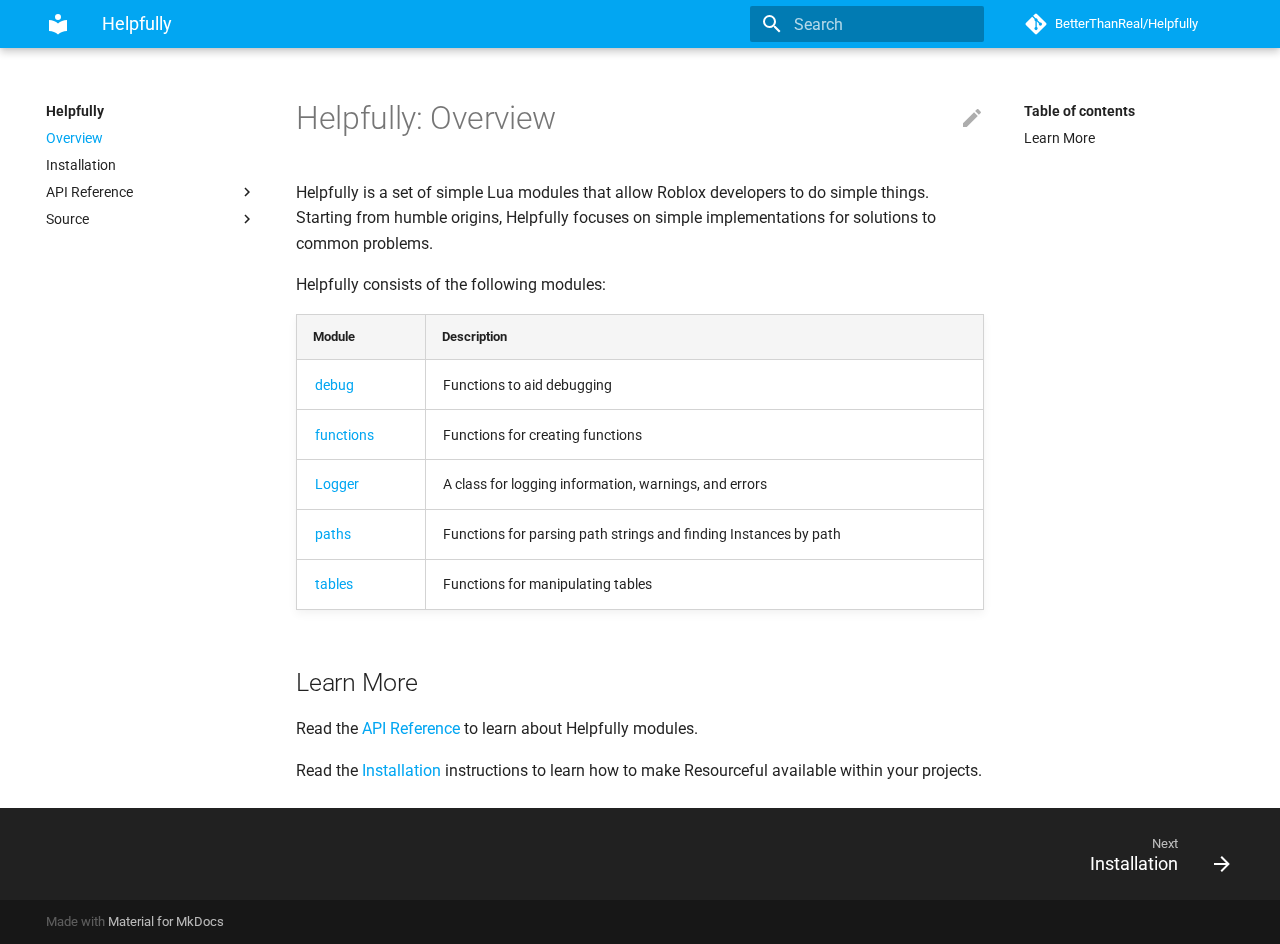
<file: index.html>
<!doctype html>
<html lang="en" class="no-js">
  <head>
    
      <meta charset="utf-8">
      <meta name="viewport" content="width=device-width,initial-scale=1">
      
      
      
      
      <link rel="icon" href="assets/images/favicon.png">
      <meta name="generator" content="mkdocs-1.1.2, mkdocs-material-7.1.3">
    
    
      
        <title>Helpfully</title>
      
    
    
      <link rel="stylesheet" href="assets/stylesheets/main.e35208c4.min.css">
      
        
        <link rel="stylesheet" href="assets/stylesheets/palette.ef6f36e2.min.css">
        
          
          
          <meta name="theme-color" content="#02a6f2">
        
      
    
    
    
      
        
        <link rel="preconnect" href="https://fonts.gstatic.com" crossorigin>
        <link rel="stylesheet" href="https://fonts.googleapis.com/css?family=Roboto:300,400,400i,700%7CRoboto+Mono&display=fallback">
        <style>:root{--md-text-font-family:"Roboto";--md-code-font-family:"Roboto Mono"}</style>
      
    
    
    
      <link rel="stylesheet" href="css/extra.css">
    
    
      
    
    
  </head>
  
  
    
    
    
    
    
    <body dir="ltr" data-md-color-scheme="preference" data-md-color-primary="light-blue" data-md-color-accent="light-blue">
  
    
    <script>function __prefix(e){return new URL(".",location).pathname+"."+e}function __get(e,t=localStorage){return JSON.parse(t.getItem(__prefix(e)))}</script>
    
    <input class="md-toggle" data-md-toggle="drawer" type="checkbox" id="__drawer" autocomplete="off">
    <input class="md-toggle" data-md-toggle="search" type="checkbox" id="__search" autocomplete="off">
    <label class="md-overlay" for="__drawer"></label>
    <div data-md-component="skip">
      
        
        <a href="#helpfully-overview" class="md-skip">
          Skip to content
        </a>
      
    </div>
    <div data-md-component="announce">
      
    </div>
    
      <header class="md-header" data-md-component="header">
  <nav class="md-header__inner md-grid" aria-label="Header">
    <a href="." title="Helpfully" class="md-header__button md-logo" aria-label="Helpfully" data-md-component="logo">
      
  
  <svg xmlns="http://www.w3.org/2000/svg" viewBox="0 0 24 24"><path d="M12 8a3 3 0 0 0 3-3 3 3 0 0 0-3-3 3 3 0 0 0-3 3 3 3 0 0 0 3 3m0 3.54C9.64 9.35 6.5 8 3 8v11c3.5 0 6.64 1.35 9 3.54 2.36-2.19 5.5-3.54 9-3.54V8c-3.5 0-6.64 1.35-9 3.54z"/></svg>

    </a>
    <label class="md-header__button md-icon" for="__drawer">
      <svg xmlns="http://www.w3.org/2000/svg" viewBox="0 0 24 24"><path d="M3 6h18v2H3V6m0 5h18v2H3v-2m0 5h18v2H3v-2z"/></svg>
    </label>
    <div class="md-header__title" data-md-component="header-title">
      <div class="md-header__ellipsis">
        <div class="md-header__topic">
          <span class="md-ellipsis">
            Helpfully
          </span>
        </div>
        <div class="md-header__topic" data-md-component="header-topic">
          <span class="md-ellipsis">
            
              Overview
            
          </span>
        </div>
      </div>
    </div>
    
    
    
      <label class="md-header__button md-icon" for="__search">
        <svg xmlns="http://www.w3.org/2000/svg" viewBox="0 0 24 24"><path d="M9.5 3A6.5 6.5 0 0 1 16 9.5c0 1.61-.59 3.09-1.56 4.23l.27.27h.79l5 5-1.5 1.5-5-5v-.79l-.27-.27A6.516 6.516 0 0 1 9.5 16 6.5 6.5 0 0 1 3 9.5 6.5 6.5 0 0 1 9.5 3m0 2C7 5 5 7 5 9.5S7 14 9.5 14 14 12 14 9.5 12 5 9.5 5z"/></svg>
      </label>
      
<div class="md-search" data-md-component="search" role="dialog">
  <label class="md-search__overlay" for="__search"></label>
  <div class="md-search__inner" role="search">
    <form class="md-search__form" name="search">
      <input type="text" class="md-search__input" name="query" aria-label="Search" placeholder="Search" autocapitalize="off" autocorrect="off" autocomplete="off" spellcheck="false" data-md-component="search-query" data-md-state="active" required>
      <label class="md-search__icon md-icon" for="__search">
        <svg xmlns="http://www.w3.org/2000/svg" viewBox="0 0 24 24"><path d="M9.5 3A6.5 6.5 0 0 1 16 9.5c0 1.61-.59 3.09-1.56 4.23l.27.27h.79l5 5-1.5 1.5-5-5v-.79l-.27-.27A6.516 6.516 0 0 1 9.5 16 6.5 6.5 0 0 1 3 9.5 6.5 6.5 0 0 1 9.5 3m0 2C7 5 5 7 5 9.5S7 14 9.5 14 14 12 14 9.5 12 5 9.5 5z"/></svg>
        <svg xmlns="http://www.w3.org/2000/svg" viewBox="0 0 24 24"><path d="M20 11v2H8l5.5 5.5-1.42 1.42L4.16 12l7.92-7.92L13.5 5.5 8 11h12z"/></svg>
      </label>
      <button type="reset" class="md-search__icon md-icon" aria-label="Clear" tabindex="-1">
        <svg xmlns="http://www.w3.org/2000/svg" viewBox="0 0 24 24"><path d="M19 6.41 17.59 5 12 10.59 6.41 5 5 6.41 10.59 12 5 17.59 6.41 19 12 13.41 17.59 19 19 17.59 13.41 12 19 6.41z"/></svg>
      </button>
    </form>
    <div class="md-search__output">
      <div class="md-search__scrollwrap" data-md-scrollfix>
        <div class="md-search-result" data-md-component="search-result">
          <div class="md-search-result__meta">
            Initializing search
          </div>
          <ol class="md-search-result__list"></ol>
        </div>
      </div>
    </div>
  </div>
</div>
    
    
      <div class="md-header__source">
        
<a href="https://github.com/BetterThanReal/Helpfully/" title="Go to repository" class="md-source" data-md-component="source">
  <div class="md-source__icon md-icon">
    
    <svg xmlns="http://www.w3.org/2000/svg" viewBox="0 0 448 512"><path d="M439.55 236.05 244 40.45a28.87 28.87 0 0 0-40.81 0l-40.66 40.63 51.52 51.52c27.06-9.14 52.68 16.77 43.39 43.68l49.66 49.66c34.23-11.8 61.18 31 35.47 56.69-26.49 26.49-70.21-2.87-56-37.34L240.22 199v121.85c25.3 12.54 22.26 41.85 9.08 55a34.34 34.34 0 0 1-48.55 0c-17.57-17.6-11.07-46.91 11.25-56v-123c-20.8-8.51-24.6-30.74-18.64-45L142.57 101 8.45 235.14a28.86 28.86 0 0 0 0 40.81l195.61 195.6a28.86 28.86 0 0 0 40.8 0l194.69-194.69a28.86 28.86 0 0 0 0-40.81z"/></svg>
  </div>
  <div class="md-source__repository">
    BetterThanReal/Helpfully
  </div>
</a>
      </div>
    
  </nav>
</header>
    
    <div class="md-container" data-md-component="container">
      
      
        
      
      <main class="md-main" data-md-component="main">
        <div class="md-main__inner md-grid">
          
            
              
              <div class="md-sidebar md-sidebar--primary" data-md-component="sidebar" data-md-type="navigation" >
                <div class="md-sidebar__scrollwrap">
                  <div class="md-sidebar__inner">
                    


<nav class="md-nav md-nav--primary" aria-label="Navigation" data-md-level="0">
  <label class="md-nav__title" for="__drawer">
    <a href="." title="Helpfully" class="md-nav__button md-logo" aria-label="Helpfully" data-md-component="logo">
      
  
  <svg xmlns="http://www.w3.org/2000/svg" viewBox="0 0 24 24"><path d="M12 8a3 3 0 0 0 3-3 3 3 0 0 0-3-3 3 3 0 0 0-3 3 3 3 0 0 0 3 3m0 3.54C9.64 9.35 6.5 8 3 8v11c3.5 0 6.64 1.35 9 3.54 2.36-2.19 5.5-3.54 9-3.54V8c-3.5 0-6.64 1.35-9 3.54z"/></svg>

    </a>
    Helpfully
  </label>
  
    <div class="md-nav__source">
      
<a href="https://github.com/BetterThanReal/Helpfully/" title="Go to repository" class="md-source" data-md-component="source">
  <div class="md-source__icon md-icon">
    
    <svg xmlns="http://www.w3.org/2000/svg" viewBox="0 0 448 512"><path d="M439.55 236.05 244 40.45a28.87 28.87 0 0 0-40.81 0l-40.66 40.63 51.52 51.52c27.06-9.14 52.68 16.77 43.39 43.68l49.66 49.66c34.23-11.8 61.18 31 35.47 56.69-26.49 26.49-70.21-2.87-56-37.34L240.22 199v121.85c25.3 12.54 22.26 41.85 9.08 55a34.34 34.34 0 0 1-48.55 0c-17.57-17.6-11.07-46.91 11.25-56v-123c-20.8-8.51-24.6-30.74-18.64-45L142.57 101 8.45 235.14a28.86 28.86 0 0 0 0 40.81l195.61 195.6a28.86 28.86 0 0 0 40.8 0l194.69-194.69a28.86 28.86 0 0 0 0-40.81z"/></svg>
  </div>
  <div class="md-source__repository">
    BetterThanReal/Helpfully
  </div>
</a>
    </div>
  
  <ul class="md-nav__list" data-md-scrollfix>
    
      
      
      

  
  
    
  
  
    <li class="md-nav__item md-nav__item--active">
      
      <input class="md-nav__toggle md-toggle" data-md-toggle="toc" type="checkbox" id="__toc">
      
      
        
      
      
        <label class="md-nav__link md-nav__link--active" for="__toc">
          Overview
          <span class="md-nav__icon md-icon"></span>
        </label>
      
      <a href="." class="md-nav__link md-nav__link--active">
        Overview
      </a>
      
        
<nav class="md-nav md-nav--secondary" aria-label="Table of contents">
  
  
  
    
  
  
    <label class="md-nav__title" for="__toc">
      <span class="md-nav__icon md-icon"></span>
      Table of contents
    </label>
    <ul class="md-nav__list" data-md-component="toc" data-md-scrollfix>
      
        <li class="md-nav__item">
  <a href="#learn-more" class="md-nav__link">
    Learn More
  </a>
  
</li>
      
    </ul>
  
</nav>
      
    </li>
  

    
      
      
      

  
  
  
    <li class="md-nav__item">
      <a href="installation/" class="md-nav__link">
        Installation
      </a>
    </li>
  

    
      
      
      

  
  
  
    
    <li class="md-nav__item md-nav__item--nested">
      
      
        <input class="md-nav__toggle md-toggle" data-md-toggle="__nav_3" type="checkbox" id="__nav_3" >
      
      <label class="md-nav__link" for="__nav_3">
        API Reference
        <span class="md-nav__icon md-icon"></span>
      </label>
      <nav class="md-nav" aria-label="API Reference" data-md-level="1">
        <label class="md-nav__title" for="__nav_3">
          <span class="md-nav__icon md-icon"></span>
          API Reference
        </label>
        <ul class="md-nav__list" data-md-scrollfix>
          
            
  
  
  
    <li class="md-nav__item">
      <a href="api-reference/" class="md-nav__link">
        Overview
      </a>
    </li>
  

          
            
  
  
  
    <li class="md-nav__item">
      <a href="api-reference/debug/" class="md-nav__link">
        debug
      </a>
    </li>
  

          
            
  
  
  
    <li class="md-nav__item">
      <a href="api-reference/functions/" class="md-nav__link">
        functions
      </a>
    </li>
  

          
            
  
  
  
    <li class="md-nav__item">
      <a href="api-reference/Logger/" class="md-nav__link">
        Logger
      </a>
    </li>
  

          
            
  
  
  
    <li class="md-nav__item">
      <a href="api-reference/paths/" class="md-nav__link">
        paths
      </a>
    </li>
  

          
            
  
  
  
    <li class="md-nav__item">
      <a href="api-reference/tables/" class="md-nav__link">
        tables
      </a>
    </li>
  

          
        </ul>
      </nav>
    </li>
  

    
      
      
      

  
  
  
    
    <li class="md-nav__item md-nav__item--nested">
      
      
        <input class="md-nav__toggle md-toggle" data-md-toggle="__nav_4" type="checkbox" id="__nav_4" >
      
      <label class="md-nav__link" for="__nav_4">
        Source
        <span class="md-nav__icon md-icon"></span>
      </label>
      <nav class="md-nav" aria-label="Source" data-md-level="1">
        <label class="md-nav__title" for="__nav_4">
          <span class="md-nav__icon md-icon"></span>
          Source
        </label>
        <ul class="md-nav__list" data-md-scrollfix>
          
            
  
  
  
    <li class="md-nav__item">
      <a href="changelog/" class="md-nav__link">
        Changelog
      </a>
    </li>
  

          
            
  
  
  
    <li class="md-nav__item">
      <a href="license/" class="md-nav__link">
        License
      </a>
    </li>
  

          
        </ul>
      </nav>
    </li>
  

    
  </ul>
</nav>
                  </div>
                </div>
              </div>
            
            
              
              <div class="md-sidebar md-sidebar--secondary" data-md-component="sidebar" data-md-type="toc" >
                <div class="md-sidebar__scrollwrap">
                  <div class="md-sidebar__inner">
                    
<nav class="md-nav md-nav--secondary" aria-label="Table of contents">
  
  
  
    
  
  
    <label class="md-nav__title" for="__toc">
      <span class="md-nav__icon md-icon"></span>
      Table of contents
    </label>
    <ul class="md-nav__list" data-md-component="toc" data-md-scrollfix>
      
        <li class="md-nav__item">
  <a href="#learn-more" class="md-nav__link">
    Learn More
  </a>
  
</li>
      
    </ul>
  
</nav>
                  </div>
                </div>
              </div>
            
          
          <div class="md-content" data-md-component="content">
            <article class="md-content__inner md-typeset">
              
                
                  <a href="https://github.com/BetterThanReal/Helpfully/edit/master/docs/index.md" title="Edit this page" class="md-content__button md-icon">
                    <svg xmlns="http://www.w3.org/2000/svg" viewBox="0 0 24 24"><path d="M20.71 7.04c.39-.39.39-1.04 0-1.41l-2.34-2.34c-.37-.39-1.02-.39-1.41 0l-1.84 1.83 3.75 3.75M3 17.25V21h3.75L17.81 9.93l-3.75-3.75L3 17.25z"/></svg>
                  </a>
                
                
                <h1 id="helpfully-overview">Helpfully: Overview<a class="headerlink" href="#helpfully-overview" title="Permanent link">&para;</a></h1>
<p>Helpfully is a set of simple Lua modules that allow Roblox developers to do
simple things.  Starting from humble origins, Helpfully focuses on simple
implementations for solutions to common problems.</p>
<p>Helpfully consists of the following modules:</p>
<table>
<thead>
<tr>
<th>Module</th>
<th>Description</th>
</tr>
</thead>
<tbody>
<tr>
<td><a href="api-reference/debug/" title="API Reference: debug">debug</a></td>
<td>Functions to aid debugging</td>
</tr>
<tr>
<td><a href="api-reference/functions/" title="API Reference: functions">functions</a></td>
<td>Functions for creating functions</td>
</tr>
<tr>
<td><a href="api-reference/Logger/" title="API Reference: Logger">Logger</a></td>
<td>A class for logging information, warnings, and errors</td>
</tr>
<tr>
<td><a href="api-reference/paths/" title="API Reference: paths">paths</a></td>
<td>Functions for parsing path strings and finding Instances by path</td>
</tr>
<tr>
<td><a href="api-reference/tables/" title="API Reference: tables">tables</a></td>
<td>Functions for manipulating tables</td>
</tr>
</tbody>
</table>
<h2 id="learn-more">Learn More<a class="headerlink" href="#learn-more" title="Permanent link">&para;</a></h2>
<p>Read the <a href="api-reference/" title="API Reference">API Reference</a> to learn about Helpfully modules.</p>
<p>Read the <a href="installation/" title="Installation">Installation</a> instructions to learn how to make Resourceful
available within your projects.</p>
                
              
              
                


              
            </article>
          </div>
        </div>
        
      </main>
      
        
<footer class="md-footer">
  
    <nav class="md-footer__inner md-grid" aria-label="Footer">
      
      
        <a href="installation/" class="md-footer__link md-footer__link--next" rel="next">
          <div class="md-footer__title">
            <div class="md-ellipsis">
              <span class="md-footer__direction">
                Next
              </span>
              Installation
            </div>
          </div>
          <div class="md-footer__button md-icon">
            <svg xmlns="http://www.w3.org/2000/svg" viewBox="0 0 24 24"><path d="M4 11v2h12l-5.5 5.5 1.42 1.42L19.84 12l-7.92-7.92L10.5 5.5 16 11H4z"/></svg>
          </div>
        </a>
      
    </nav>
  
  <div class="md-footer-meta md-typeset">
    <div class="md-footer-meta__inner md-grid">
      <div class="md-footer-copyright">
        
        Made with
        <a href="https://squidfunk.github.io/mkdocs-material/" target="_blank" rel="noopener">
          Material for MkDocs
        </a>
        
      </div>
      
    </div>
  </div>
</footer>
      
    </div>
    <div class="md-dialog" data-md-component="dialog">
      <div class="md-dialog__inner md-typeset"></div>
    </div>
    <script id="__config" type="application/json">{"base": ".", "features": [], "translations": {"clipboard.copy": "Copy to clipboard", "clipboard.copied": "Copied to clipboard", "search.config.lang": "en", "search.config.pipeline": "trimmer, stopWordFilter", "search.config.separator": "[\\s\\-]+", "search.placeholder": "Search", "search.result.placeholder": "Type to start searching", "search.result.none": "No matching documents", "search.result.one": "1 matching document", "search.result.other": "# matching documents", "search.result.more.one": "1 more on this page", "search.result.more.other": "# more on this page", "search.result.term.missing": "Missing"}, "search": "assets/javascripts/workers/search.fe42c31b.min.js", "version": null}</script>
    
    
      <script src="assets/javascripts/bundle.4ea5477f.min.js"></script>
      
    
  </body>
</html>
</file>
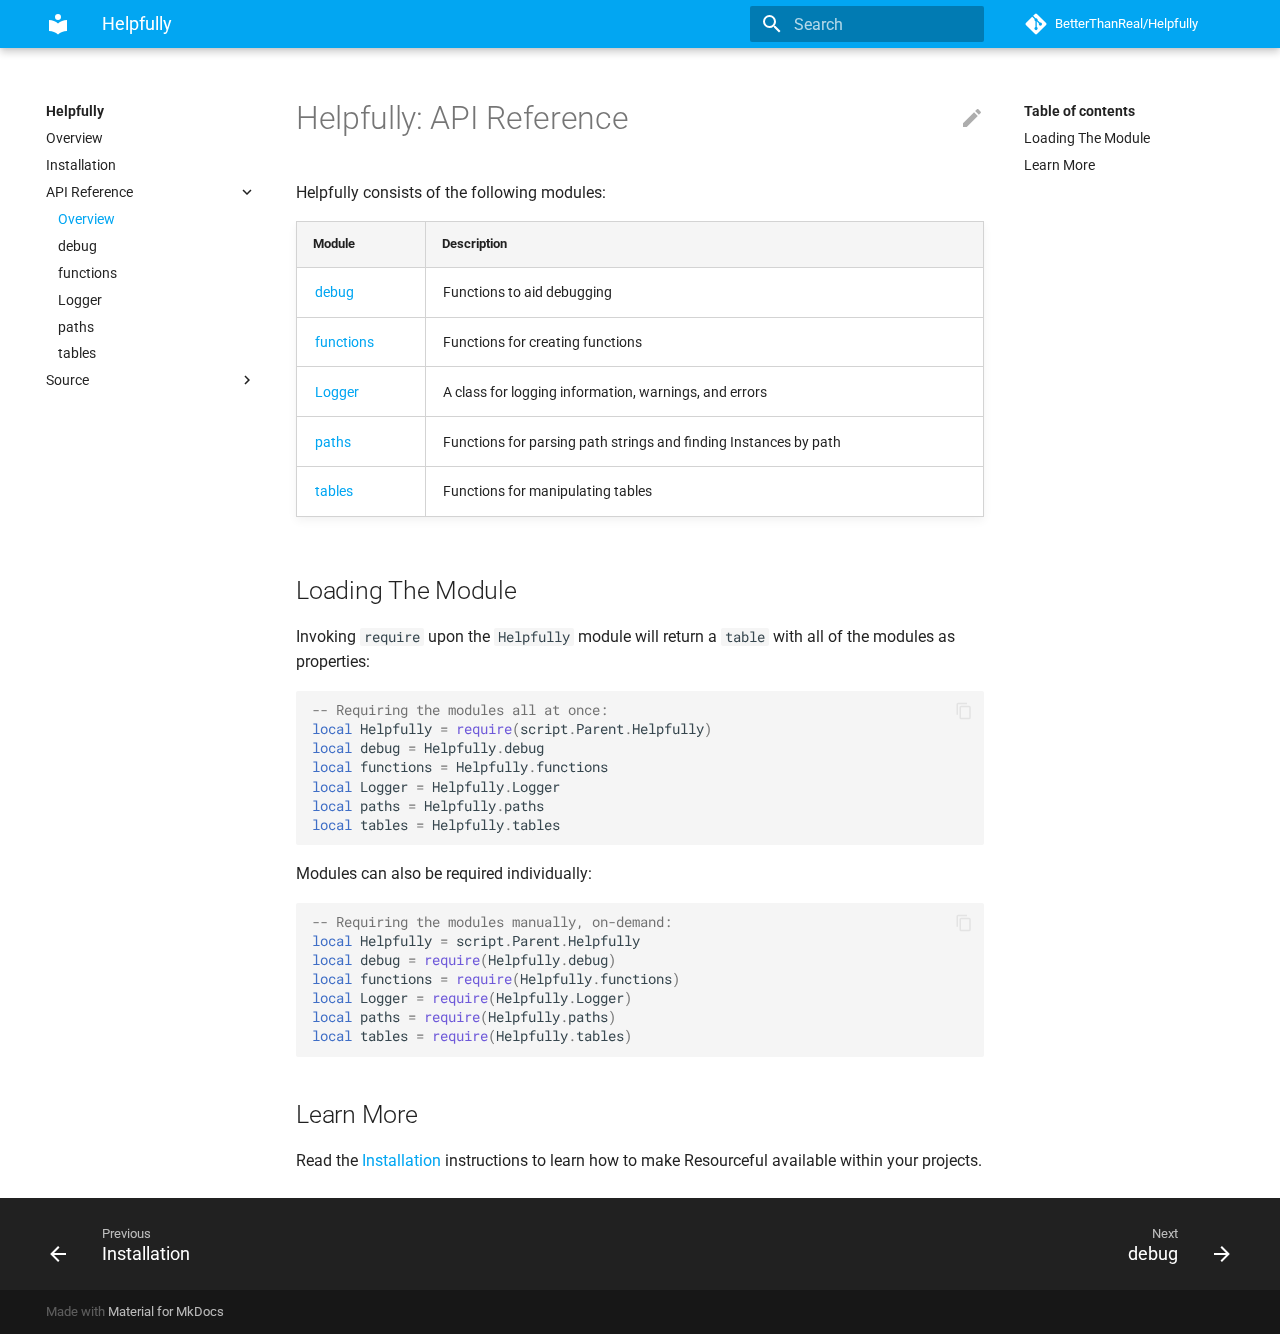
<file: api-reference/index.html>
<!doctype html>
<html lang="en" class="no-js">
  <head>
    
      <meta charset="utf-8">
      <meta name="viewport" content="width=device-width,initial-scale=1">
      
      
      
      
      <link rel="icon" href="../assets/images/favicon.png">
      <meta name="generator" content="mkdocs-1.1.2, mkdocs-material-7.1.3">
    
    
      
        <title>Overview - Helpfully</title>
      
    
    
      <link rel="stylesheet" href="../assets/stylesheets/main.e35208c4.min.css">
      
        
        <link rel="stylesheet" href="../assets/stylesheets/palette.ef6f36e2.min.css">
        
          
          
          <meta name="theme-color" content="#02a6f2">
        
      
    
    
    
      
        
        <link rel="preconnect" href="https://fonts.gstatic.com" crossorigin>
        <link rel="stylesheet" href="https://fonts.googleapis.com/css?family=Roboto:300,400,400i,700%7CRoboto+Mono&display=fallback">
        <style>:root{--md-text-font-family:"Roboto";--md-code-font-family:"Roboto Mono"}</style>
      
    
    
    
      <link rel="stylesheet" href="../css/extra.css">
    
    
      
    
    
  </head>
  
  
    
    
    
    
    
    <body dir="ltr" data-md-color-scheme="preference" data-md-color-primary="light-blue" data-md-color-accent="light-blue">
  
    
    <script>function __prefix(e){return new URL("..",location).pathname+"."+e}function __get(e,t=localStorage){return JSON.parse(t.getItem(__prefix(e)))}</script>
    
    <input class="md-toggle" data-md-toggle="drawer" type="checkbox" id="__drawer" autocomplete="off">
    <input class="md-toggle" data-md-toggle="search" type="checkbox" id="__search" autocomplete="off">
    <label class="md-overlay" for="__drawer"></label>
    <div data-md-component="skip">
      
        
        <a href="#helpfully-api-reference" class="md-skip">
          Skip to content
        </a>
      
    </div>
    <div data-md-component="announce">
      
    </div>
    
      <header class="md-header" data-md-component="header">
  <nav class="md-header__inner md-grid" aria-label="Header">
    <a href=".." title="Helpfully" class="md-header__button md-logo" aria-label="Helpfully" data-md-component="logo">
      
  
  <svg xmlns="http://www.w3.org/2000/svg" viewBox="0 0 24 24"><path d="M12 8a3 3 0 0 0 3-3 3 3 0 0 0-3-3 3 3 0 0 0-3 3 3 3 0 0 0 3 3m0 3.54C9.64 9.35 6.5 8 3 8v11c3.5 0 6.64 1.35 9 3.54 2.36-2.19 5.5-3.54 9-3.54V8c-3.5 0-6.64 1.35-9 3.54z"/></svg>

    </a>
    <label class="md-header__button md-icon" for="__drawer">
      <svg xmlns="http://www.w3.org/2000/svg" viewBox="0 0 24 24"><path d="M3 6h18v2H3V6m0 5h18v2H3v-2m0 5h18v2H3v-2z"/></svg>
    </label>
    <div class="md-header__title" data-md-component="header-title">
      <div class="md-header__ellipsis">
        <div class="md-header__topic">
          <span class="md-ellipsis">
            Helpfully
          </span>
        </div>
        <div class="md-header__topic" data-md-component="header-topic">
          <span class="md-ellipsis">
            
              Overview
            
          </span>
        </div>
      </div>
    </div>
    
    
    
      <label class="md-header__button md-icon" for="__search">
        <svg xmlns="http://www.w3.org/2000/svg" viewBox="0 0 24 24"><path d="M9.5 3A6.5 6.5 0 0 1 16 9.5c0 1.61-.59 3.09-1.56 4.23l.27.27h.79l5 5-1.5 1.5-5-5v-.79l-.27-.27A6.516 6.516 0 0 1 9.5 16 6.5 6.5 0 0 1 3 9.5 6.5 6.5 0 0 1 9.5 3m0 2C7 5 5 7 5 9.5S7 14 9.5 14 14 12 14 9.5 12 5 9.5 5z"/></svg>
      </label>
      
<div class="md-search" data-md-component="search" role="dialog">
  <label class="md-search__overlay" for="__search"></label>
  <div class="md-search__inner" role="search">
    <form class="md-search__form" name="search">
      <input type="text" class="md-search__input" name="query" aria-label="Search" placeholder="Search" autocapitalize="off" autocorrect="off" autocomplete="off" spellcheck="false" data-md-component="search-query" data-md-state="active" required>
      <label class="md-search__icon md-icon" for="__search">
        <svg xmlns="http://www.w3.org/2000/svg" viewBox="0 0 24 24"><path d="M9.5 3A6.5 6.5 0 0 1 16 9.5c0 1.61-.59 3.09-1.56 4.23l.27.27h.79l5 5-1.5 1.5-5-5v-.79l-.27-.27A6.516 6.516 0 0 1 9.5 16 6.5 6.5 0 0 1 3 9.5 6.5 6.5 0 0 1 9.5 3m0 2C7 5 5 7 5 9.5S7 14 9.5 14 14 12 14 9.5 12 5 9.5 5z"/></svg>
        <svg xmlns="http://www.w3.org/2000/svg" viewBox="0 0 24 24"><path d="M20 11v2H8l5.5 5.5-1.42 1.42L4.16 12l7.92-7.92L13.5 5.5 8 11h12z"/></svg>
      </label>
      <button type="reset" class="md-search__icon md-icon" aria-label="Clear" tabindex="-1">
        <svg xmlns="http://www.w3.org/2000/svg" viewBox="0 0 24 24"><path d="M19 6.41 17.59 5 12 10.59 6.41 5 5 6.41 10.59 12 5 17.59 6.41 19 12 13.41 17.59 19 19 17.59 13.41 12 19 6.41z"/></svg>
      </button>
    </form>
    <div class="md-search__output">
      <div class="md-search__scrollwrap" data-md-scrollfix>
        <div class="md-search-result" data-md-component="search-result">
          <div class="md-search-result__meta">
            Initializing search
          </div>
          <ol class="md-search-result__list"></ol>
        </div>
      </div>
    </div>
  </div>
</div>
    
    
      <div class="md-header__source">
        
<a href="https://github.com/BetterThanReal/Helpfully/" title="Go to repository" class="md-source" data-md-component="source">
  <div class="md-source__icon md-icon">
    
    <svg xmlns="http://www.w3.org/2000/svg" viewBox="0 0 448 512"><path d="M439.55 236.05 244 40.45a28.87 28.87 0 0 0-40.81 0l-40.66 40.63 51.52 51.52c27.06-9.14 52.68 16.77 43.39 43.68l49.66 49.66c34.23-11.8 61.18 31 35.47 56.69-26.49 26.49-70.21-2.87-56-37.34L240.22 199v121.85c25.3 12.54 22.26 41.85 9.08 55a34.34 34.34 0 0 1-48.55 0c-17.57-17.6-11.07-46.91 11.25-56v-123c-20.8-8.51-24.6-30.74-18.64-45L142.57 101 8.45 235.14a28.86 28.86 0 0 0 0 40.81l195.61 195.6a28.86 28.86 0 0 0 40.8 0l194.69-194.69a28.86 28.86 0 0 0 0-40.81z"/></svg>
  </div>
  <div class="md-source__repository">
    BetterThanReal/Helpfully
  </div>
</a>
      </div>
    
  </nav>
</header>
    
    <div class="md-container" data-md-component="container">
      
      
        
      
      <main class="md-main" data-md-component="main">
        <div class="md-main__inner md-grid">
          
            
              
              <div class="md-sidebar md-sidebar--primary" data-md-component="sidebar" data-md-type="navigation" >
                <div class="md-sidebar__scrollwrap">
                  <div class="md-sidebar__inner">
                    


<nav class="md-nav md-nav--primary" aria-label="Navigation" data-md-level="0">
  <label class="md-nav__title" for="__drawer">
    <a href=".." title="Helpfully" class="md-nav__button md-logo" aria-label="Helpfully" data-md-component="logo">
      
  
  <svg xmlns="http://www.w3.org/2000/svg" viewBox="0 0 24 24"><path d="M12 8a3 3 0 0 0 3-3 3 3 0 0 0-3-3 3 3 0 0 0-3 3 3 3 0 0 0 3 3m0 3.54C9.64 9.35 6.5 8 3 8v11c3.5 0 6.64 1.35 9 3.54 2.36-2.19 5.5-3.54 9-3.54V8c-3.5 0-6.64 1.35-9 3.54z"/></svg>

    </a>
    Helpfully
  </label>
  
    <div class="md-nav__source">
      
<a href="https://github.com/BetterThanReal/Helpfully/" title="Go to repository" class="md-source" data-md-component="source">
  <div class="md-source__icon md-icon">
    
    <svg xmlns="http://www.w3.org/2000/svg" viewBox="0 0 448 512"><path d="M439.55 236.05 244 40.45a28.87 28.87 0 0 0-40.81 0l-40.66 40.63 51.52 51.52c27.06-9.14 52.68 16.77 43.39 43.68l49.66 49.66c34.23-11.8 61.18 31 35.47 56.69-26.49 26.49-70.21-2.87-56-37.34L240.22 199v121.85c25.3 12.54 22.26 41.85 9.08 55a34.34 34.34 0 0 1-48.55 0c-17.57-17.6-11.07-46.91 11.25-56v-123c-20.8-8.51-24.6-30.74-18.64-45L142.57 101 8.45 235.14a28.86 28.86 0 0 0 0 40.81l195.61 195.6a28.86 28.86 0 0 0 40.8 0l194.69-194.69a28.86 28.86 0 0 0 0-40.81z"/></svg>
  </div>
  <div class="md-source__repository">
    BetterThanReal/Helpfully
  </div>
</a>
    </div>
  
  <ul class="md-nav__list" data-md-scrollfix>
    
      
      
      

  
  
  
    <li class="md-nav__item">
      <a href=".." class="md-nav__link">
        Overview
      </a>
    </li>
  

    
      
      
      

  
  
  
    <li class="md-nav__item">
      <a href="../installation/" class="md-nav__link">
        Installation
      </a>
    </li>
  

    
      
      
      

  
  
    
  
  
    
    <li class="md-nav__item md-nav__item--active md-nav__item--nested">
      
      
        <input class="md-nav__toggle md-toggle" data-md-toggle="__nav_3" type="checkbox" id="__nav_3" checked>
      
      <label class="md-nav__link" for="__nav_3">
        API Reference
        <span class="md-nav__icon md-icon"></span>
      </label>
      <nav class="md-nav" aria-label="API Reference" data-md-level="1">
        <label class="md-nav__title" for="__nav_3">
          <span class="md-nav__icon md-icon"></span>
          API Reference
        </label>
        <ul class="md-nav__list" data-md-scrollfix>
          
            
  
  
    
  
  
    <li class="md-nav__item md-nav__item--active">
      
      <input class="md-nav__toggle md-toggle" data-md-toggle="toc" type="checkbox" id="__toc">
      
      
        
      
      
        <label class="md-nav__link md-nav__link--active" for="__toc">
          Overview
          <span class="md-nav__icon md-icon"></span>
        </label>
      
      <a href="./" class="md-nav__link md-nav__link--active">
        Overview
      </a>
      
        
<nav class="md-nav md-nav--secondary" aria-label="Table of contents">
  
  
  
    
  
  
    <label class="md-nav__title" for="__toc">
      <span class="md-nav__icon md-icon"></span>
      Table of contents
    </label>
    <ul class="md-nav__list" data-md-component="toc" data-md-scrollfix>
      
        <li class="md-nav__item">
  <a href="#loading-the-module" class="md-nav__link">
    Loading The Module
  </a>
  
</li>
      
        <li class="md-nav__item">
  <a href="#learn-more" class="md-nav__link">
    Learn More
  </a>
  
</li>
      
    </ul>
  
</nav>
      
    </li>
  

          
            
  
  
  
    <li class="md-nav__item">
      <a href="debug/" class="md-nav__link">
        debug
      </a>
    </li>
  

          
            
  
  
  
    <li class="md-nav__item">
      <a href="functions/" class="md-nav__link">
        functions
      </a>
    </li>
  

          
            
  
  
  
    <li class="md-nav__item">
      <a href="Logger/" class="md-nav__link">
        Logger
      </a>
    </li>
  

          
            
  
  
  
    <li class="md-nav__item">
      <a href="paths/" class="md-nav__link">
        paths
      </a>
    </li>
  

          
            
  
  
  
    <li class="md-nav__item">
      <a href="tables/" class="md-nav__link">
        tables
      </a>
    </li>
  

          
        </ul>
      </nav>
    </li>
  

    
      
      
      

  
  
  
    
    <li class="md-nav__item md-nav__item--nested">
      
      
        <input class="md-nav__toggle md-toggle" data-md-toggle="__nav_4" type="checkbox" id="__nav_4" >
      
      <label class="md-nav__link" for="__nav_4">
        Source
        <span class="md-nav__icon md-icon"></span>
      </label>
      <nav class="md-nav" aria-label="Source" data-md-level="1">
        <label class="md-nav__title" for="__nav_4">
          <span class="md-nav__icon md-icon"></span>
          Source
        </label>
        <ul class="md-nav__list" data-md-scrollfix>
          
            
  
  
  
    <li class="md-nav__item">
      <a href="../changelog/" class="md-nav__link">
        Changelog
      </a>
    </li>
  

          
            
  
  
  
    <li class="md-nav__item">
      <a href="../license/" class="md-nav__link">
        License
      </a>
    </li>
  

          
        </ul>
      </nav>
    </li>
  

    
  </ul>
</nav>
                  </div>
                </div>
              </div>
            
            
              
              <div class="md-sidebar md-sidebar--secondary" data-md-component="sidebar" data-md-type="toc" >
                <div class="md-sidebar__scrollwrap">
                  <div class="md-sidebar__inner">
                    
<nav class="md-nav md-nav--secondary" aria-label="Table of contents">
  
  
  
    
  
  
    <label class="md-nav__title" for="__toc">
      <span class="md-nav__icon md-icon"></span>
      Table of contents
    </label>
    <ul class="md-nav__list" data-md-component="toc" data-md-scrollfix>
      
        <li class="md-nav__item">
  <a href="#loading-the-module" class="md-nav__link">
    Loading The Module
  </a>
  
</li>
      
        <li class="md-nav__item">
  <a href="#learn-more" class="md-nav__link">
    Learn More
  </a>
  
</li>
      
    </ul>
  
</nav>
                  </div>
                </div>
              </div>
            
          
          <div class="md-content" data-md-component="content">
            <article class="md-content__inner md-typeset">
              
                
                  <a href="https://github.com/BetterThanReal/Helpfully/edit/master/docs/api-reference/index.md" title="Edit this page" class="md-content__button md-icon">
                    <svg xmlns="http://www.w3.org/2000/svg" viewBox="0 0 24 24"><path d="M20.71 7.04c.39-.39.39-1.04 0-1.41l-2.34-2.34c-.37-.39-1.02-.39-1.41 0l-1.84 1.83 3.75 3.75M3 17.25V21h3.75L17.81 9.93l-3.75-3.75L3 17.25z"/></svg>
                  </a>
                
                
                <h1 id="helpfully-api-reference">Helpfully: API Reference<a class="headerlink" href="#helpfully-api-reference" title="Permanent link">&para;</a></h1>
<p>Helpfully consists of the following modules:</p>
<table>
<thead>
<tr>
<th>Module</th>
<th>Description</th>
</tr>
</thead>
<tbody>
<tr>
<td><a href="debug/" title="API Reference: debug">debug</a></td>
<td>Functions to aid debugging</td>
</tr>
<tr>
<td><a href="functions/" title="API Reference: functions">functions</a></td>
<td>Functions for creating functions</td>
</tr>
<tr>
<td><a href="Logger/" title="API Reference: Logger">Logger</a></td>
<td>A class for logging information, warnings, and errors</td>
</tr>
<tr>
<td><a href="paths/" title="API Reference: paths">paths</a></td>
<td>Functions for parsing path strings and finding Instances by path</td>
</tr>
<tr>
<td><a href="tables/" title="API Reference: tables">tables</a></td>
<td>Functions for manipulating tables</td>
</tr>
</tbody>
</table>
<h2 id="loading-the-module">Loading The Module<a class="headerlink" href="#loading-the-module" title="Permanent link">&para;</a></h2>
<p>Invoking <code>require</code> upon the <code>Helpfully</code> module will return a <code>table</code> with all
of the modules as properties:</p>
<div class="highlight"><pre><span></span><code><span class="c1">-- Requiring the modules all at once:</span>
<span class="kd">local</span> <span class="n">Helpfully</span> <span class="o">=</span> <span class="nb">require</span><span class="p">(</span><span class="n">script</span><span class="p">.</span><span class="n">Parent</span><span class="p">.</span><span class="n">Helpfully</span><span class="p">)</span>
<span class="kd">local</span> <span class="n">debug</span> <span class="o">=</span> <span class="n">Helpfully</span><span class="p">.</span><span class="n">debug</span>
<span class="kd">local</span> <span class="n">functions</span> <span class="o">=</span> <span class="n">Helpfully</span><span class="p">.</span><span class="n">functions</span>
<span class="kd">local</span> <span class="n">Logger</span> <span class="o">=</span> <span class="n">Helpfully</span><span class="p">.</span><span class="n">Logger</span>
<span class="kd">local</span> <span class="n">paths</span> <span class="o">=</span> <span class="n">Helpfully</span><span class="p">.</span><span class="n">paths</span>
<span class="kd">local</span> <span class="n">tables</span> <span class="o">=</span> <span class="n">Helpfully</span><span class="p">.</span><span class="n">tables</span>
</code></pre></div>
<p>Modules can also be required individually:</p>
<div class="highlight"><pre><span></span><code><span class="c1">-- Requiring the modules manually, on-demand:</span>
<span class="kd">local</span> <span class="n">Helpfully</span> <span class="o">=</span> <span class="n">script</span><span class="p">.</span><span class="n">Parent</span><span class="p">.</span><span class="n">Helpfully</span>
<span class="kd">local</span> <span class="n">debug</span> <span class="o">=</span> <span class="nb">require</span><span class="p">(</span><span class="n">Helpfully</span><span class="p">.</span><span class="n">debug</span><span class="p">)</span>
<span class="kd">local</span> <span class="n">functions</span> <span class="o">=</span> <span class="nb">require</span><span class="p">(</span><span class="n">Helpfully</span><span class="p">.</span><span class="n">functions</span><span class="p">)</span>
<span class="kd">local</span> <span class="n">Logger</span> <span class="o">=</span> <span class="nb">require</span><span class="p">(</span><span class="n">Helpfully</span><span class="p">.</span><span class="n">Logger</span><span class="p">)</span>
<span class="kd">local</span> <span class="n">paths</span> <span class="o">=</span> <span class="nb">require</span><span class="p">(</span><span class="n">Helpfully</span><span class="p">.</span><span class="n">paths</span><span class="p">)</span>
<span class="kd">local</span> <span class="n">tables</span> <span class="o">=</span> <span class="nb">require</span><span class="p">(</span><span class="n">Helpfully</span><span class="p">.</span><span class="n">tables</span><span class="p">)</span>
</code></pre></div>
<h2 id="learn-more">Learn More<a class="headerlink" href="#learn-more" title="Permanent link">&para;</a></h2>
<p>Read the <a href="../installation/" title="Installation">Installation</a> instructions to learn how to make Resourceful
available within your projects.</p>
                
              
              
                


              
            </article>
          </div>
        </div>
        
      </main>
      
        
<footer class="md-footer">
  
    <nav class="md-footer__inner md-grid" aria-label="Footer">
      
        <a href="../installation/" class="md-footer__link md-footer__link--prev" rel="prev">
          <div class="md-footer__button md-icon">
            <svg xmlns="http://www.w3.org/2000/svg" viewBox="0 0 24 24"><path d="M20 11v2H8l5.5 5.5-1.42 1.42L4.16 12l7.92-7.92L13.5 5.5 8 11h12z"/></svg>
          </div>
          <div class="md-footer__title">
            <div class="md-ellipsis">
              <span class="md-footer__direction">
                Previous
              </span>
              Installation
            </div>
          </div>
        </a>
      
      
        <a href="debug/" class="md-footer__link md-footer__link--next" rel="next">
          <div class="md-footer__title">
            <div class="md-ellipsis">
              <span class="md-footer__direction">
                Next
              </span>
              debug
            </div>
          </div>
          <div class="md-footer__button md-icon">
            <svg xmlns="http://www.w3.org/2000/svg" viewBox="0 0 24 24"><path d="M4 11v2h12l-5.5 5.5 1.42 1.42L19.84 12l-7.92-7.92L10.5 5.5 16 11H4z"/></svg>
          </div>
        </a>
      
    </nav>
  
  <div class="md-footer-meta md-typeset">
    <div class="md-footer-meta__inner md-grid">
      <div class="md-footer-copyright">
        
        Made with
        <a href="https://squidfunk.github.io/mkdocs-material/" target="_blank" rel="noopener">
          Material for MkDocs
        </a>
        
      </div>
      
    </div>
  </div>
</footer>
      
    </div>
    <div class="md-dialog" data-md-component="dialog">
      <div class="md-dialog__inner md-typeset"></div>
    </div>
    <script id="__config" type="application/json">{"base": "..", "features": [], "translations": {"clipboard.copy": "Copy to clipboard", "clipboard.copied": "Copied to clipboard", "search.config.lang": "en", "search.config.pipeline": "trimmer, stopWordFilter", "search.config.separator": "[\\s\\-]+", "search.placeholder": "Search", "search.result.placeholder": "Type to start searching", "search.result.none": "No matching documents", "search.result.one": "1 matching document", "search.result.other": "# matching documents", "search.result.more.one": "1 more on this page", "search.result.more.other": "# more on this page", "search.result.term.missing": "Missing"}, "search": "../assets/javascripts/workers/search.fe42c31b.min.js", "version": null}</script>
    
    
      <script src="../assets/javascripts/bundle.4ea5477f.min.js"></script>
      
    
  </body>
</html>
</file>
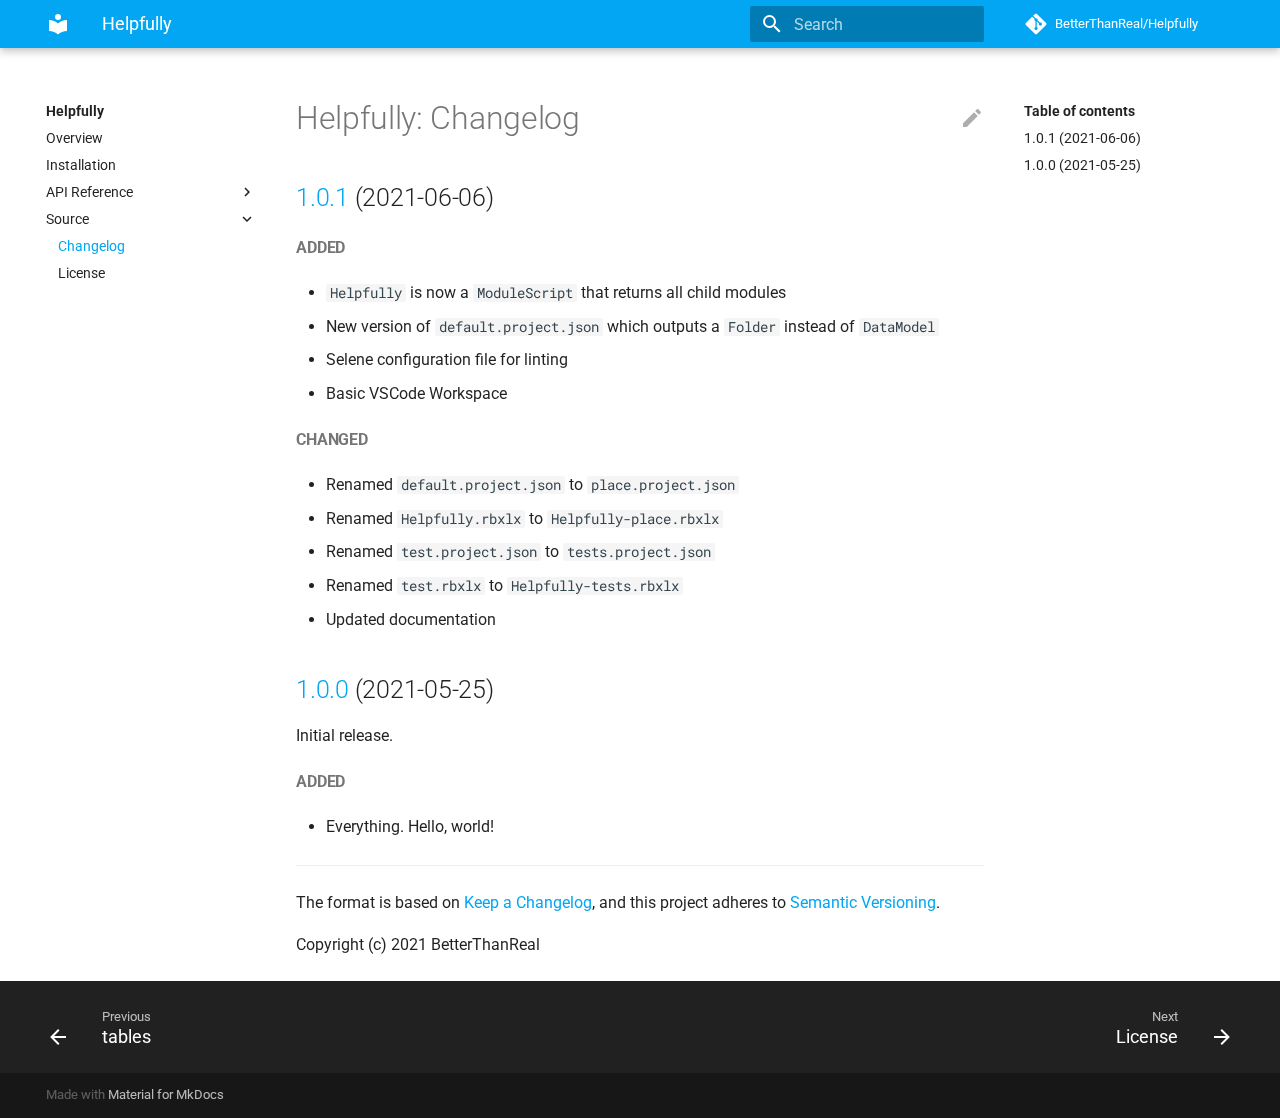
<file: changelog/index.html>
<!doctype html>
<html lang="en" class="no-js">
  <head>
    
      <meta charset="utf-8">
      <meta name="viewport" content="width=device-width,initial-scale=1">
      
      
      
      
      <link rel="icon" href="../assets/images/favicon.png">
      <meta name="generator" content="mkdocs-1.1.2, mkdocs-material-7.1.3">
    
    
      
        <title>Changelog - Helpfully</title>
      
    
    
      <link rel="stylesheet" href="../assets/stylesheets/main.e35208c4.min.css">
      
        
        <link rel="stylesheet" href="../assets/stylesheets/palette.ef6f36e2.min.css">
        
          
          
          <meta name="theme-color" content="#02a6f2">
        
      
    
    
    
      
        
        <link rel="preconnect" href="https://fonts.gstatic.com" crossorigin>
        <link rel="stylesheet" href="https://fonts.googleapis.com/css?family=Roboto:300,400,400i,700%7CRoboto+Mono&display=fallback">
        <style>:root{--md-text-font-family:"Roboto";--md-code-font-family:"Roboto Mono"}</style>
      
    
    
    
      <link rel="stylesheet" href="../css/extra.css">
    
    
      
    
    
  </head>
  
  
    
    
    
    
    
    <body dir="ltr" data-md-color-scheme="preference" data-md-color-primary="light-blue" data-md-color-accent="light-blue">
  
    
    <script>function __prefix(e){return new URL("..",location).pathname+"."+e}function __get(e,t=localStorage){return JSON.parse(t.getItem(__prefix(e)))}</script>
    
    <input class="md-toggle" data-md-toggle="drawer" type="checkbox" id="__drawer" autocomplete="off">
    <input class="md-toggle" data-md-toggle="search" type="checkbox" id="__search" autocomplete="off">
    <label class="md-overlay" for="__drawer"></label>
    <div data-md-component="skip">
      
        
        <a href="#helpfully-changelog" class="md-skip">
          Skip to content
        </a>
      
    </div>
    <div data-md-component="announce">
      
    </div>
    
      <header class="md-header" data-md-component="header">
  <nav class="md-header__inner md-grid" aria-label="Header">
    <a href=".." title="Helpfully" class="md-header__button md-logo" aria-label="Helpfully" data-md-component="logo">
      
  
  <svg xmlns="http://www.w3.org/2000/svg" viewBox="0 0 24 24"><path d="M12 8a3 3 0 0 0 3-3 3 3 0 0 0-3-3 3 3 0 0 0-3 3 3 3 0 0 0 3 3m0 3.54C9.64 9.35 6.5 8 3 8v11c3.5 0 6.64 1.35 9 3.54 2.36-2.19 5.5-3.54 9-3.54V8c-3.5 0-6.64 1.35-9 3.54z"/></svg>

    </a>
    <label class="md-header__button md-icon" for="__drawer">
      <svg xmlns="http://www.w3.org/2000/svg" viewBox="0 0 24 24"><path d="M3 6h18v2H3V6m0 5h18v2H3v-2m0 5h18v2H3v-2z"/></svg>
    </label>
    <div class="md-header__title" data-md-component="header-title">
      <div class="md-header__ellipsis">
        <div class="md-header__topic">
          <span class="md-ellipsis">
            Helpfully
          </span>
        </div>
        <div class="md-header__topic" data-md-component="header-topic">
          <span class="md-ellipsis">
            
              Changelog
            
          </span>
        </div>
      </div>
    </div>
    
    
    
      <label class="md-header__button md-icon" for="__search">
        <svg xmlns="http://www.w3.org/2000/svg" viewBox="0 0 24 24"><path d="M9.5 3A6.5 6.5 0 0 1 16 9.5c0 1.61-.59 3.09-1.56 4.23l.27.27h.79l5 5-1.5 1.5-5-5v-.79l-.27-.27A6.516 6.516 0 0 1 9.5 16 6.5 6.5 0 0 1 3 9.5 6.5 6.5 0 0 1 9.5 3m0 2C7 5 5 7 5 9.5S7 14 9.5 14 14 12 14 9.5 12 5 9.5 5z"/></svg>
      </label>
      
<div class="md-search" data-md-component="search" role="dialog">
  <label class="md-search__overlay" for="__search"></label>
  <div class="md-search__inner" role="search">
    <form class="md-search__form" name="search">
      <input type="text" class="md-search__input" name="query" aria-label="Search" placeholder="Search" autocapitalize="off" autocorrect="off" autocomplete="off" spellcheck="false" data-md-component="search-query" data-md-state="active" required>
      <label class="md-search__icon md-icon" for="__search">
        <svg xmlns="http://www.w3.org/2000/svg" viewBox="0 0 24 24"><path d="M9.5 3A6.5 6.5 0 0 1 16 9.5c0 1.61-.59 3.09-1.56 4.23l.27.27h.79l5 5-1.5 1.5-5-5v-.79l-.27-.27A6.516 6.516 0 0 1 9.5 16 6.5 6.5 0 0 1 3 9.5 6.5 6.5 0 0 1 9.5 3m0 2C7 5 5 7 5 9.5S7 14 9.5 14 14 12 14 9.5 12 5 9.5 5z"/></svg>
        <svg xmlns="http://www.w3.org/2000/svg" viewBox="0 0 24 24"><path d="M20 11v2H8l5.5 5.5-1.42 1.42L4.16 12l7.92-7.92L13.5 5.5 8 11h12z"/></svg>
      </label>
      <button type="reset" class="md-search__icon md-icon" aria-label="Clear" tabindex="-1">
        <svg xmlns="http://www.w3.org/2000/svg" viewBox="0 0 24 24"><path d="M19 6.41 17.59 5 12 10.59 6.41 5 5 6.41 10.59 12 5 17.59 6.41 19 12 13.41 17.59 19 19 17.59 13.41 12 19 6.41z"/></svg>
      </button>
    </form>
    <div class="md-search__output">
      <div class="md-search__scrollwrap" data-md-scrollfix>
        <div class="md-search-result" data-md-component="search-result">
          <div class="md-search-result__meta">
            Initializing search
          </div>
          <ol class="md-search-result__list"></ol>
        </div>
      </div>
    </div>
  </div>
</div>
    
    
      <div class="md-header__source">
        
<a href="https://github.com/BetterThanReal/Helpfully/" title="Go to repository" class="md-source" data-md-component="source">
  <div class="md-source__icon md-icon">
    
    <svg xmlns="http://www.w3.org/2000/svg" viewBox="0 0 448 512"><path d="M439.55 236.05 244 40.45a28.87 28.87 0 0 0-40.81 0l-40.66 40.63 51.52 51.52c27.06-9.14 52.68 16.77 43.39 43.68l49.66 49.66c34.23-11.8 61.18 31 35.47 56.69-26.49 26.49-70.21-2.87-56-37.34L240.22 199v121.85c25.3 12.54 22.26 41.85 9.08 55a34.34 34.34 0 0 1-48.55 0c-17.57-17.6-11.07-46.91 11.25-56v-123c-20.8-8.51-24.6-30.74-18.64-45L142.57 101 8.45 235.14a28.86 28.86 0 0 0 0 40.81l195.61 195.6a28.86 28.86 0 0 0 40.8 0l194.69-194.69a28.86 28.86 0 0 0 0-40.81z"/></svg>
  </div>
  <div class="md-source__repository">
    BetterThanReal/Helpfully
  </div>
</a>
      </div>
    
  </nav>
</header>
    
    <div class="md-container" data-md-component="container">
      
      
        
      
      <main class="md-main" data-md-component="main">
        <div class="md-main__inner md-grid">
          
            
              
              <div class="md-sidebar md-sidebar--primary" data-md-component="sidebar" data-md-type="navigation" >
                <div class="md-sidebar__scrollwrap">
                  <div class="md-sidebar__inner">
                    


<nav class="md-nav md-nav--primary" aria-label="Navigation" data-md-level="0">
  <label class="md-nav__title" for="__drawer">
    <a href=".." title="Helpfully" class="md-nav__button md-logo" aria-label="Helpfully" data-md-component="logo">
      
  
  <svg xmlns="http://www.w3.org/2000/svg" viewBox="0 0 24 24"><path d="M12 8a3 3 0 0 0 3-3 3 3 0 0 0-3-3 3 3 0 0 0-3 3 3 3 0 0 0 3 3m0 3.54C9.64 9.35 6.5 8 3 8v11c3.5 0 6.64 1.35 9 3.54 2.36-2.19 5.5-3.54 9-3.54V8c-3.5 0-6.64 1.35-9 3.54z"/></svg>

    </a>
    Helpfully
  </label>
  
    <div class="md-nav__source">
      
<a href="https://github.com/BetterThanReal/Helpfully/" title="Go to repository" class="md-source" data-md-component="source">
  <div class="md-source__icon md-icon">
    
    <svg xmlns="http://www.w3.org/2000/svg" viewBox="0 0 448 512"><path d="M439.55 236.05 244 40.45a28.87 28.87 0 0 0-40.81 0l-40.66 40.63 51.52 51.52c27.06-9.14 52.68 16.77 43.39 43.68l49.66 49.66c34.23-11.8 61.18 31 35.47 56.69-26.49 26.49-70.21-2.87-56-37.34L240.22 199v121.85c25.3 12.54 22.26 41.85 9.08 55a34.34 34.34 0 0 1-48.55 0c-17.57-17.6-11.07-46.91 11.25-56v-123c-20.8-8.51-24.6-30.74-18.64-45L142.57 101 8.45 235.14a28.86 28.86 0 0 0 0 40.81l195.61 195.6a28.86 28.86 0 0 0 40.8 0l194.69-194.69a28.86 28.86 0 0 0 0-40.81z"/></svg>
  </div>
  <div class="md-source__repository">
    BetterThanReal/Helpfully
  </div>
</a>
    </div>
  
  <ul class="md-nav__list" data-md-scrollfix>
    
      
      
      

  
  
  
    <li class="md-nav__item">
      <a href=".." class="md-nav__link">
        Overview
      </a>
    </li>
  

    
      
      
      

  
  
  
    <li class="md-nav__item">
      <a href="../installation/" class="md-nav__link">
        Installation
      </a>
    </li>
  

    
      
      
      

  
  
  
    
    <li class="md-nav__item md-nav__item--nested">
      
      
        <input class="md-nav__toggle md-toggle" data-md-toggle="__nav_3" type="checkbox" id="__nav_3" >
      
      <label class="md-nav__link" for="__nav_3">
        API Reference
        <span class="md-nav__icon md-icon"></span>
      </label>
      <nav class="md-nav" aria-label="API Reference" data-md-level="1">
        <label class="md-nav__title" for="__nav_3">
          <span class="md-nav__icon md-icon"></span>
          API Reference
        </label>
        <ul class="md-nav__list" data-md-scrollfix>
          
            
  
  
  
    <li class="md-nav__item">
      <a href="../api-reference/" class="md-nav__link">
        Overview
      </a>
    </li>
  

          
            
  
  
  
    <li class="md-nav__item">
      <a href="../api-reference/debug/" class="md-nav__link">
        debug
      </a>
    </li>
  

          
            
  
  
  
    <li class="md-nav__item">
      <a href="../api-reference/functions/" class="md-nav__link">
        functions
      </a>
    </li>
  

          
            
  
  
  
    <li class="md-nav__item">
      <a href="../api-reference/Logger/" class="md-nav__link">
        Logger
      </a>
    </li>
  

          
            
  
  
  
    <li class="md-nav__item">
      <a href="../api-reference/paths/" class="md-nav__link">
        paths
      </a>
    </li>
  

          
            
  
  
  
    <li class="md-nav__item">
      <a href="../api-reference/tables/" class="md-nav__link">
        tables
      </a>
    </li>
  

          
        </ul>
      </nav>
    </li>
  

    
      
      
      

  
  
    
  
  
    
    <li class="md-nav__item md-nav__item--active md-nav__item--nested">
      
      
        <input class="md-nav__toggle md-toggle" data-md-toggle="__nav_4" type="checkbox" id="__nav_4" checked>
      
      <label class="md-nav__link" for="__nav_4">
        Source
        <span class="md-nav__icon md-icon"></span>
      </label>
      <nav class="md-nav" aria-label="Source" data-md-level="1">
        <label class="md-nav__title" for="__nav_4">
          <span class="md-nav__icon md-icon"></span>
          Source
        </label>
        <ul class="md-nav__list" data-md-scrollfix>
          
            
  
  
    
  
  
    <li class="md-nav__item md-nav__item--active">
      
      <input class="md-nav__toggle md-toggle" data-md-toggle="toc" type="checkbox" id="__toc">
      
      
        
      
      
        <label class="md-nav__link md-nav__link--active" for="__toc">
          Changelog
          <span class="md-nav__icon md-icon"></span>
        </label>
      
      <a href="./" class="md-nav__link md-nav__link--active">
        Changelog
      </a>
      
        
<nav class="md-nav md-nav--secondary" aria-label="Table of contents">
  
  
  
    
  
  
    <label class="md-nav__title" for="__toc">
      <span class="md-nav__icon md-icon"></span>
      Table of contents
    </label>
    <ul class="md-nav__list" data-md-component="toc" data-md-scrollfix>
      
        <li class="md-nav__item">
  <a href="#101-2021-06-06" class="md-nav__link">
    1.0.1 (2021-06-06)
  </a>
  
</li>
      
        <li class="md-nav__item">
  <a href="#100-2021-05-25" class="md-nav__link">
    1.0.0 (2021-05-25)
  </a>
  
</li>
      
    </ul>
  
</nav>
      
    </li>
  

          
            
  
  
  
    <li class="md-nav__item">
      <a href="../license/" class="md-nav__link">
        License
      </a>
    </li>
  

          
        </ul>
      </nav>
    </li>
  

    
  </ul>
</nav>
                  </div>
                </div>
              </div>
            
            
              
              <div class="md-sidebar md-sidebar--secondary" data-md-component="sidebar" data-md-type="toc" >
                <div class="md-sidebar__scrollwrap">
                  <div class="md-sidebar__inner">
                    
<nav class="md-nav md-nav--secondary" aria-label="Table of contents">
  
  
  
    
  
  
    <label class="md-nav__title" for="__toc">
      <span class="md-nav__icon md-icon"></span>
      Table of contents
    </label>
    <ul class="md-nav__list" data-md-component="toc" data-md-scrollfix>
      
        <li class="md-nav__item">
  <a href="#101-2021-06-06" class="md-nav__link">
    1.0.1 (2021-06-06)
  </a>
  
</li>
      
        <li class="md-nav__item">
  <a href="#100-2021-05-25" class="md-nav__link">
    1.0.0 (2021-05-25)
  </a>
  
</li>
      
    </ul>
  
</nav>
                  </div>
                </div>
              </div>
            
          
          <div class="md-content" data-md-component="content">
            <article class="md-content__inner md-typeset">
              
                
                  <a href="https://github.com/BetterThanReal/Helpfully/edit/master/docs/changelog.md" title="Edit this page" class="md-content__button md-icon">
                    <svg xmlns="http://www.w3.org/2000/svg" viewBox="0 0 24 24"><path d="M20.71 7.04c.39-.39.39-1.04 0-1.41l-2.34-2.34c-.37-.39-1.02-.39-1.41 0l-1.84 1.83 3.75 3.75M3 17.25V21h3.75L17.81 9.93l-3.75-3.75L3 17.25z"/></svg>
                  </a>
                
                
                <h1 id="helpfully-changelog">Helpfully: Changelog<a class="headerlink" href="#helpfully-changelog" title="Permanent link">&para;</a></h1>
<h2 id="101-2021-06-06"><a href="https://github.com/BetterThanReal/Helpfully/releases/tag/1.0.1">1.0.1</a> (2021-06-06)<a class="headerlink" href="#101-2021-06-06" title="Permanent link">&para;</a></h2>
<h5 id="added">Added<a class="headerlink" href="#added" title="Permanent link">&para;</a></h5>
<ul>
<li><code>Helpfully</code> is now a <code>ModuleScript</code> that returns all child modules</li>
<li>New version of <code>default.project.json</code> which outputs a <code>Folder</code> instead of <code>DataModel</code></li>
<li>Selene configuration file for linting</li>
<li>Basic VSCode Workspace</li>
</ul>
<h5 id="changed">Changed<a class="headerlink" href="#changed" title="Permanent link">&para;</a></h5>
<ul>
<li>Renamed <code>default.project.json</code> to <code>place.project.json</code></li>
<li>Renamed <code>Helpfully.rbxlx</code> to <code>Helpfully-place.rbxlx</code></li>
<li>Renamed <code>test.project.json</code> to <code>tests.project.json</code></li>
<li>Renamed <code>test.rbxlx</code> to <code>Helpfully-tests.rbxlx</code></li>
<li>Updated documentation</li>
</ul>
<h2 id="100-2021-05-25"><a href="https://github.com/BetterThanReal/Helpfully/releases/tag/1.0.0">1.0.0</a> (2021-05-25)<a class="headerlink" href="#100-2021-05-25" title="Permanent link">&para;</a></h2>
<p>Initial release.</p>
<h5 id="added_1">Added<a class="headerlink" href="#added_1" title="Permanent link">&para;</a></h5>
<ul>
<li>Everything.  Hello, world!</li>
</ul>
<hr />
<p>The format is based on <a href="https://keepachangelog.com/en/1.0.0/">Keep a Changelog</a>,
and this project adheres to <a href="https://semver.org/spec/v2.0.0.html">Semantic Versioning</a>.</p>
<p>Copyright (c) 2021 BetterThanReal</p>
                
              
              
                


              
            </article>
          </div>
        </div>
        
      </main>
      
        
<footer class="md-footer">
  
    <nav class="md-footer__inner md-grid" aria-label="Footer">
      
        <a href="../api-reference/tables/" class="md-footer__link md-footer__link--prev" rel="prev">
          <div class="md-footer__button md-icon">
            <svg xmlns="http://www.w3.org/2000/svg" viewBox="0 0 24 24"><path d="M20 11v2H8l5.5 5.5-1.42 1.42L4.16 12l7.92-7.92L13.5 5.5 8 11h12z"/></svg>
          </div>
          <div class="md-footer__title">
            <div class="md-ellipsis">
              <span class="md-footer__direction">
                Previous
              </span>
              tables
            </div>
          </div>
        </a>
      
      
        <a href="../license/" class="md-footer__link md-footer__link--next" rel="next">
          <div class="md-footer__title">
            <div class="md-ellipsis">
              <span class="md-footer__direction">
                Next
              </span>
              License
            </div>
          </div>
          <div class="md-footer__button md-icon">
            <svg xmlns="http://www.w3.org/2000/svg" viewBox="0 0 24 24"><path d="M4 11v2h12l-5.5 5.5 1.42 1.42L19.84 12l-7.92-7.92L10.5 5.5 16 11H4z"/></svg>
          </div>
        </a>
      
    </nav>
  
  <div class="md-footer-meta md-typeset">
    <div class="md-footer-meta__inner md-grid">
      <div class="md-footer-copyright">
        
        Made with
        <a href="https://squidfunk.github.io/mkdocs-material/" target="_blank" rel="noopener">
          Material for MkDocs
        </a>
        
      </div>
      
    </div>
  </div>
</footer>
      
    </div>
    <div class="md-dialog" data-md-component="dialog">
      <div class="md-dialog__inner md-typeset"></div>
    </div>
    <script id="__config" type="application/json">{"base": "..", "features": [], "translations": {"clipboard.copy": "Copy to clipboard", "clipboard.copied": "Copied to clipboard", "search.config.lang": "en", "search.config.pipeline": "trimmer, stopWordFilter", "search.config.separator": "[\\s\\-]+", "search.placeholder": "Search", "search.result.placeholder": "Type to start searching", "search.result.none": "No matching documents", "search.result.one": "1 matching document", "search.result.other": "# matching documents", "search.result.more.one": "1 more on this page", "search.result.more.other": "# more on this page", "search.result.term.missing": "Missing"}, "search": "../assets/javascripts/workers/search.fe42c31b.min.js", "version": null}</script>
    
    
      <script src="../assets/javascripts/bundle.4ea5477f.min.js"></script>
      
    
  </body>
</html>
</file>
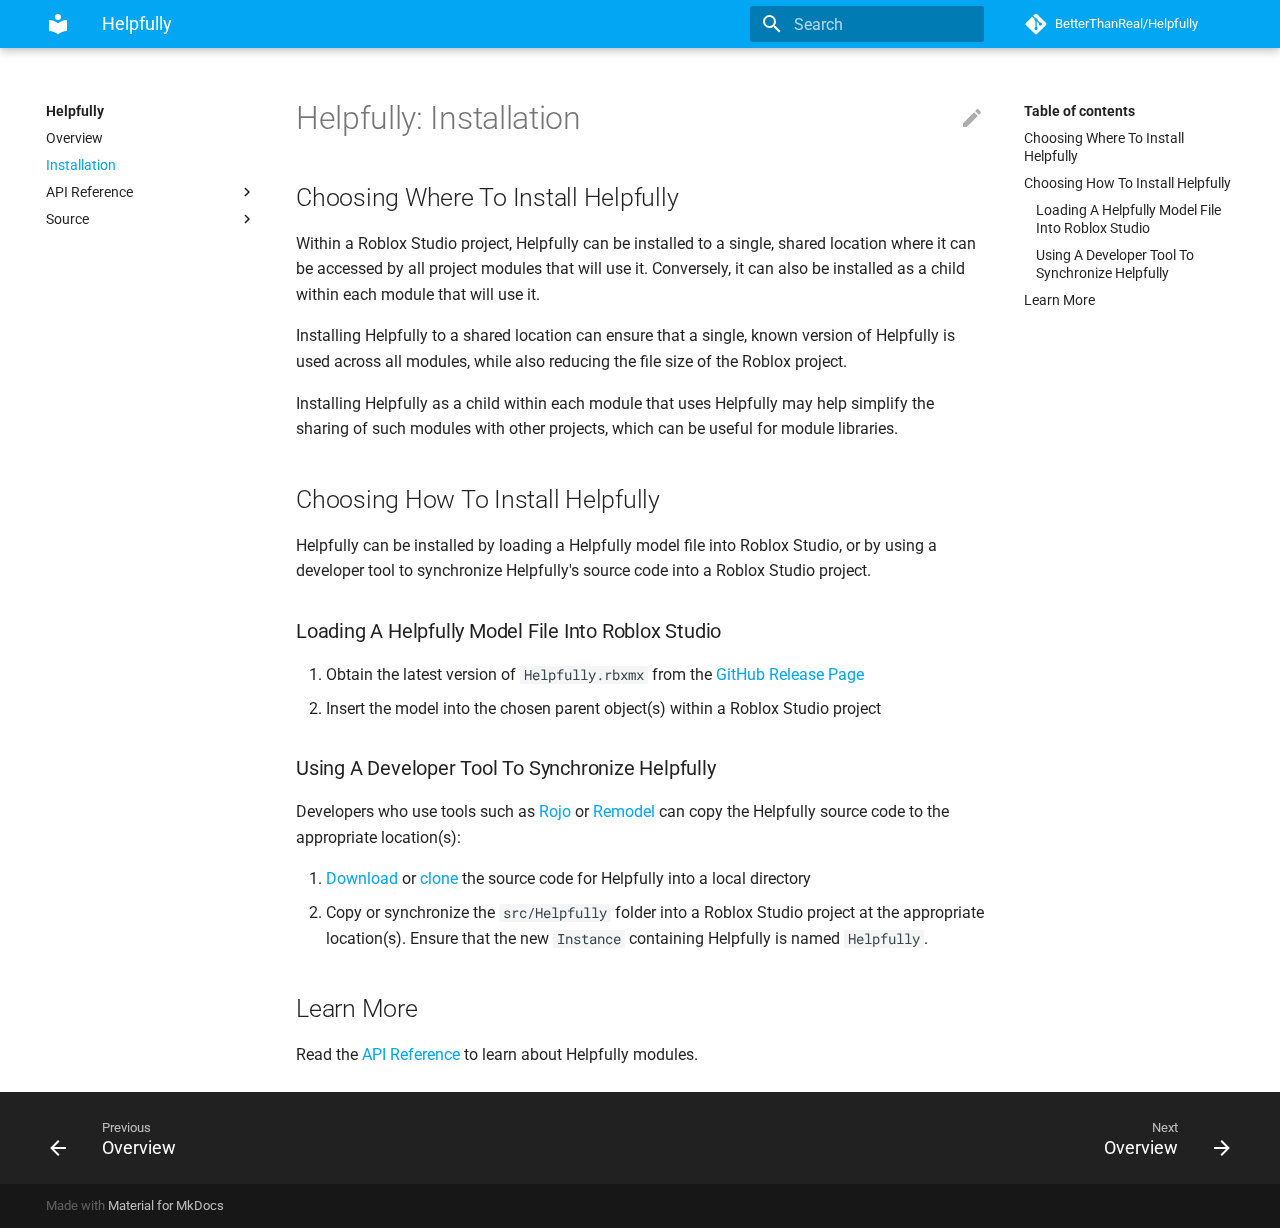
<file: installation/index.html>
<!doctype html>
<html lang="en" class="no-js">
  <head>
    
      <meta charset="utf-8">
      <meta name="viewport" content="width=device-width,initial-scale=1">
      
      
      
      
      <link rel="icon" href="../assets/images/favicon.png">
      <meta name="generator" content="mkdocs-1.1.2, mkdocs-material-7.1.3">
    
    
      
        <title>Installation - Helpfully</title>
      
    
    
      <link rel="stylesheet" href="../assets/stylesheets/main.e35208c4.min.css">
      
        
        <link rel="stylesheet" href="../assets/stylesheets/palette.ef6f36e2.min.css">
        
          
          
          <meta name="theme-color" content="#02a6f2">
        
      
    
    
    
      
        
        <link rel="preconnect" href="https://fonts.gstatic.com" crossorigin>
        <link rel="stylesheet" href="https://fonts.googleapis.com/css?family=Roboto:300,400,400i,700%7CRoboto+Mono&display=fallback">
        <style>:root{--md-text-font-family:"Roboto";--md-code-font-family:"Roboto Mono"}</style>
      
    
    
    
      <link rel="stylesheet" href="../css/extra.css">
    
    
      
    
    
  </head>
  
  
    
    
    
    
    
    <body dir="ltr" data-md-color-scheme="preference" data-md-color-primary="light-blue" data-md-color-accent="light-blue">
  
    
    <script>function __prefix(e){return new URL("..",location).pathname+"."+e}function __get(e,t=localStorage){return JSON.parse(t.getItem(__prefix(e)))}</script>
    
    <input class="md-toggle" data-md-toggle="drawer" type="checkbox" id="__drawer" autocomplete="off">
    <input class="md-toggle" data-md-toggle="search" type="checkbox" id="__search" autocomplete="off">
    <label class="md-overlay" for="__drawer"></label>
    <div data-md-component="skip">
      
        
        <a href="#helpfully-installation" class="md-skip">
          Skip to content
        </a>
      
    </div>
    <div data-md-component="announce">
      
    </div>
    
      <header class="md-header" data-md-component="header">
  <nav class="md-header__inner md-grid" aria-label="Header">
    <a href=".." title="Helpfully" class="md-header__button md-logo" aria-label="Helpfully" data-md-component="logo">
      
  
  <svg xmlns="http://www.w3.org/2000/svg" viewBox="0 0 24 24"><path d="M12 8a3 3 0 0 0 3-3 3 3 0 0 0-3-3 3 3 0 0 0-3 3 3 3 0 0 0 3 3m0 3.54C9.64 9.35 6.5 8 3 8v11c3.5 0 6.64 1.35 9 3.54 2.36-2.19 5.5-3.54 9-3.54V8c-3.5 0-6.64 1.35-9 3.54z"/></svg>

    </a>
    <label class="md-header__button md-icon" for="__drawer">
      <svg xmlns="http://www.w3.org/2000/svg" viewBox="0 0 24 24"><path d="M3 6h18v2H3V6m0 5h18v2H3v-2m0 5h18v2H3v-2z"/></svg>
    </label>
    <div class="md-header__title" data-md-component="header-title">
      <div class="md-header__ellipsis">
        <div class="md-header__topic">
          <span class="md-ellipsis">
            Helpfully
          </span>
        </div>
        <div class="md-header__topic" data-md-component="header-topic">
          <span class="md-ellipsis">
            
              Installation
            
          </span>
        </div>
      </div>
    </div>
    
    
    
      <label class="md-header__button md-icon" for="__search">
        <svg xmlns="http://www.w3.org/2000/svg" viewBox="0 0 24 24"><path d="M9.5 3A6.5 6.5 0 0 1 16 9.5c0 1.61-.59 3.09-1.56 4.23l.27.27h.79l5 5-1.5 1.5-5-5v-.79l-.27-.27A6.516 6.516 0 0 1 9.5 16 6.5 6.5 0 0 1 3 9.5 6.5 6.5 0 0 1 9.5 3m0 2C7 5 5 7 5 9.5S7 14 9.5 14 14 12 14 9.5 12 5 9.5 5z"/></svg>
      </label>
      
<div class="md-search" data-md-component="search" role="dialog">
  <label class="md-search__overlay" for="__search"></label>
  <div class="md-search__inner" role="search">
    <form class="md-search__form" name="search">
      <input type="text" class="md-search__input" name="query" aria-label="Search" placeholder="Search" autocapitalize="off" autocorrect="off" autocomplete="off" spellcheck="false" data-md-component="search-query" data-md-state="active" required>
      <label class="md-search__icon md-icon" for="__search">
        <svg xmlns="http://www.w3.org/2000/svg" viewBox="0 0 24 24"><path d="M9.5 3A6.5 6.5 0 0 1 16 9.5c0 1.61-.59 3.09-1.56 4.23l.27.27h.79l5 5-1.5 1.5-5-5v-.79l-.27-.27A6.516 6.516 0 0 1 9.5 16 6.5 6.5 0 0 1 3 9.5 6.5 6.5 0 0 1 9.5 3m0 2C7 5 5 7 5 9.5S7 14 9.5 14 14 12 14 9.5 12 5 9.5 5z"/></svg>
        <svg xmlns="http://www.w3.org/2000/svg" viewBox="0 0 24 24"><path d="M20 11v2H8l5.5 5.5-1.42 1.42L4.16 12l7.92-7.92L13.5 5.5 8 11h12z"/></svg>
      </label>
      <button type="reset" class="md-search__icon md-icon" aria-label="Clear" tabindex="-1">
        <svg xmlns="http://www.w3.org/2000/svg" viewBox="0 0 24 24"><path d="M19 6.41 17.59 5 12 10.59 6.41 5 5 6.41 10.59 12 5 17.59 6.41 19 12 13.41 17.59 19 19 17.59 13.41 12 19 6.41z"/></svg>
      </button>
    </form>
    <div class="md-search__output">
      <div class="md-search__scrollwrap" data-md-scrollfix>
        <div class="md-search-result" data-md-component="search-result">
          <div class="md-search-result__meta">
            Initializing search
          </div>
          <ol class="md-search-result__list"></ol>
        </div>
      </div>
    </div>
  </div>
</div>
    
    
      <div class="md-header__source">
        
<a href="https://github.com/BetterThanReal/Helpfully/" title="Go to repository" class="md-source" data-md-component="source">
  <div class="md-source__icon md-icon">
    
    <svg xmlns="http://www.w3.org/2000/svg" viewBox="0 0 448 512"><path d="M439.55 236.05 244 40.45a28.87 28.87 0 0 0-40.81 0l-40.66 40.63 51.52 51.52c27.06-9.14 52.68 16.77 43.39 43.68l49.66 49.66c34.23-11.8 61.18 31 35.47 56.69-26.49 26.49-70.21-2.87-56-37.34L240.22 199v121.85c25.3 12.54 22.26 41.85 9.08 55a34.34 34.34 0 0 1-48.55 0c-17.57-17.6-11.07-46.91 11.25-56v-123c-20.8-8.51-24.6-30.74-18.64-45L142.57 101 8.45 235.14a28.86 28.86 0 0 0 0 40.81l195.61 195.6a28.86 28.86 0 0 0 40.8 0l194.69-194.69a28.86 28.86 0 0 0 0-40.81z"/></svg>
  </div>
  <div class="md-source__repository">
    BetterThanReal/Helpfully
  </div>
</a>
      </div>
    
  </nav>
</header>
    
    <div class="md-container" data-md-component="container">
      
      
        
      
      <main class="md-main" data-md-component="main">
        <div class="md-main__inner md-grid">
          
            
              
              <div class="md-sidebar md-sidebar--primary" data-md-component="sidebar" data-md-type="navigation" >
                <div class="md-sidebar__scrollwrap">
                  <div class="md-sidebar__inner">
                    


<nav class="md-nav md-nav--primary" aria-label="Navigation" data-md-level="0">
  <label class="md-nav__title" for="__drawer">
    <a href=".." title="Helpfully" class="md-nav__button md-logo" aria-label="Helpfully" data-md-component="logo">
      
  
  <svg xmlns="http://www.w3.org/2000/svg" viewBox="0 0 24 24"><path d="M12 8a3 3 0 0 0 3-3 3 3 0 0 0-3-3 3 3 0 0 0-3 3 3 3 0 0 0 3 3m0 3.54C9.64 9.35 6.5 8 3 8v11c3.5 0 6.64 1.35 9 3.54 2.36-2.19 5.5-3.54 9-3.54V8c-3.5 0-6.64 1.35-9 3.54z"/></svg>

    </a>
    Helpfully
  </label>
  
    <div class="md-nav__source">
      
<a href="https://github.com/BetterThanReal/Helpfully/" title="Go to repository" class="md-source" data-md-component="source">
  <div class="md-source__icon md-icon">
    
    <svg xmlns="http://www.w3.org/2000/svg" viewBox="0 0 448 512"><path d="M439.55 236.05 244 40.45a28.87 28.87 0 0 0-40.81 0l-40.66 40.63 51.52 51.52c27.06-9.14 52.68 16.77 43.39 43.68l49.66 49.66c34.23-11.8 61.18 31 35.47 56.69-26.49 26.49-70.21-2.87-56-37.34L240.22 199v121.85c25.3 12.54 22.26 41.85 9.08 55a34.34 34.34 0 0 1-48.55 0c-17.57-17.6-11.07-46.91 11.25-56v-123c-20.8-8.51-24.6-30.74-18.64-45L142.57 101 8.45 235.14a28.86 28.86 0 0 0 0 40.81l195.61 195.6a28.86 28.86 0 0 0 40.8 0l194.69-194.69a28.86 28.86 0 0 0 0-40.81z"/></svg>
  </div>
  <div class="md-source__repository">
    BetterThanReal/Helpfully
  </div>
</a>
    </div>
  
  <ul class="md-nav__list" data-md-scrollfix>
    
      
      
      

  
  
  
    <li class="md-nav__item">
      <a href=".." class="md-nav__link">
        Overview
      </a>
    </li>
  

    
      
      
      

  
  
    
  
  
    <li class="md-nav__item md-nav__item--active">
      
      <input class="md-nav__toggle md-toggle" data-md-toggle="toc" type="checkbox" id="__toc">
      
      
        
      
      
        <label class="md-nav__link md-nav__link--active" for="__toc">
          Installation
          <span class="md-nav__icon md-icon"></span>
        </label>
      
      <a href="./" class="md-nav__link md-nav__link--active">
        Installation
      </a>
      
        
<nav class="md-nav md-nav--secondary" aria-label="Table of contents">
  
  
  
    
  
  
    <label class="md-nav__title" for="__toc">
      <span class="md-nav__icon md-icon"></span>
      Table of contents
    </label>
    <ul class="md-nav__list" data-md-component="toc" data-md-scrollfix>
      
        <li class="md-nav__item">
  <a href="#choosing-where-to-install-helpfully" class="md-nav__link">
    Choosing Where To Install Helpfully
  </a>
  
</li>
      
        <li class="md-nav__item">
  <a href="#choosing-how-to-install-helpfully" class="md-nav__link">
    Choosing How To Install Helpfully
  </a>
  
    <nav class="md-nav" aria-label="Choosing How To Install Helpfully">
      <ul class="md-nav__list">
        
          <li class="md-nav__item">
  <a href="#loading-a-helpfully-model-file-into-roblox-studio" class="md-nav__link">
    Loading A Helpfully Model File Into Roblox Studio
  </a>
  
</li>
        
          <li class="md-nav__item">
  <a href="#using-a-developer-tool-to-synchronize-helpfully" class="md-nav__link">
    Using A Developer Tool To Synchronize Helpfully
  </a>
  
</li>
        
      </ul>
    </nav>
  
</li>
      
        <li class="md-nav__item">
  <a href="#learn-more" class="md-nav__link">
    Learn More
  </a>
  
</li>
      
    </ul>
  
</nav>
      
    </li>
  

    
      
      
      

  
  
  
    
    <li class="md-nav__item md-nav__item--nested">
      
      
        <input class="md-nav__toggle md-toggle" data-md-toggle="__nav_3" type="checkbox" id="__nav_3" >
      
      <label class="md-nav__link" for="__nav_3">
        API Reference
        <span class="md-nav__icon md-icon"></span>
      </label>
      <nav class="md-nav" aria-label="API Reference" data-md-level="1">
        <label class="md-nav__title" for="__nav_3">
          <span class="md-nav__icon md-icon"></span>
          API Reference
        </label>
        <ul class="md-nav__list" data-md-scrollfix>
          
            
  
  
  
    <li class="md-nav__item">
      <a href="../api-reference/" class="md-nav__link">
        Overview
      </a>
    </li>
  

          
            
  
  
  
    <li class="md-nav__item">
      <a href="../api-reference/debug/" class="md-nav__link">
        debug
      </a>
    </li>
  

          
            
  
  
  
    <li class="md-nav__item">
      <a href="../api-reference/functions/" class="md-nav__link">
        functions
      </a>
    </li>
  

          
            
  
  
  
    <li class="md-nav__item">
      <a href="../api-reference/Logger/" class="md-nav__link">
        Logger
      </a>
    </li>
  

          
            
  
  
  
    <li class="md-nav__item">
      <a href="../api-reference/paths/" class="md-nav__link">
        paths
      </a>
    </li>
  

          
            
  
  
  
    <li class="md-nav__item">
      <a href="../api-reference/tables/" class="md-nav__link">
        tables
      </a>
    </li>
  

          
        </ul>
      </nav>
    </li>
  

    
      
      
      

  
  
  
    
    <li class="md-nav__item md-nav__item--nested">
      
      
        <input class="md-nav__toggle md-toggle" data-md-toggle="__nav_4" type="checkbox" id="__nav_4" >
      
      <label class="md-nav__link" for="__nav_4">
        Source
        <span class="md-nav__icon md-icon"></span>
      </label>
      <nav class="md-nav" aria-label="Source" data-md-level="1">
        <label class="md-nav__title" for="__nav_4">
          <span class="md-nav__icon md-icon"></span>
          Source
        </label>
        <ul class="md-nav__list" data-md-scrollfix>
          
            
  
  
  
    <li class="md-nav__item">
      <a href="../changelog/" class="md-nav__link">
        Changelog
      </a>
    </li>
  

          
            
  
  
  
    <li class="md-nav__item">
      <a href="../license/" class="md-nav__link">
        License
      </a>
    </li>
  

          
        </ul>
      </nav>
    </li>
  

    
  </ul>
</nav>
                  </div>
                </div>
              </div>
            
            
              
              <div class="md-sidebar md-sidebar--secondary" data-md-component="sidebar" data-md-type="toc" >
                <div class="md-sidebar__scrollwrap">
                  <div class="md-sidebar__inner">
                    
<nav class="md-nav md-nav--secondary" aria-label="Table of contents">
  
  
  
    
  
  
    <label class="md-nav__title" for="__toc">
      <span class="md-nav__icon md-icon"></span>
      Table of contents
    </label>
    <ul class="md-nav__list" data-md-component="toc" data-md-scrollfix>
      
        <li class="md-nav__item">
  <a href="#choosing-where-to-install-helpfully" class="md-nav__link">
    Choosing Where To Install Helpfully
  </a>
  
</li>
      
        <li class="md-nav__item">
  <a href="#choosing-how-to-install-helpfully" class="md-nav__link">
    Choosing How To Install Helpfully
  </a>
  
    <nav class="md-nav" aria-label="Choosing How To Install Helpfully">
      <ul class="md-nav__list">
        
          <li class="md-nav__item">
  <a href="#loading-a-helpfully-model-file-into-roblox-studio" class="md-nav__link">
    Loading A Helpfully Model File Into Roblox Studio
  </a>
  
</li>
        
          <li class="md-nav__item">
  <a href="#using-a-developer-tool-to-synchronize-helpfully" class="md-nav__link">
    Using A Developer Tool To Synchronize Helpfully
  </a>
  
</li>
        
      </ul>
    </nav>
  
</li>
      
        <li class="md-nav__item">
  <a href="#learn-more" class="md-nav__link">
    Learn More
  </a>
  
</li>
      
    </ul>
  
</nav>
                  </div>
                </div>
              </div>
            
          
          <div class="md-content" data-md-component="content">
            <article class="md-content__inner md-typeset">
              
                
                  <a href="https://github.com/BetterThanReal/Helpfully/edit/master/docs/installation.md" title="Edit this page" class="md-content__button md-icon">
                    <svg xmlns="http://www.w3.org/2000/svg" viewBox="0 0 24 24"><path d="M20.71 7.04c.39-.39.39-1.04 0-1.41l-2.34-2.34c-.37-.39-1.02-.39-1.41 0l-1.84 1.83 3.75 3.75M3 17.25V21h3.75L17.81 9.93l-3.75-3.75L3 17.25z"/></svg>
                  </a>
                
                
                <h1 id="helpfully-installation">Helpfully: Installation<a class="headerlink" href="#helpfully-installation" title="Permanent link">&para;</a></h1>
<h2 id="choosing-where-to-install-helpfully">Choosing Where To Install Helpfully<a class="headerlink" href="#choosing-where-to-install-helpfully" title="Permanent link">&para;</a></h2>
<p>Within a Roblox Studio project, Helpfully can be installed to a single,
shared location where it can be accessed by all project modules that will use
it.  Conversely, it can also be installed as a child within each module that
will use it.</p>
<p>Installing Helpfully to a shared location can ensure that a single, known
version of Helpfully is used across all modules, while also reducing the
file size of the Roblox project.</p>
<p>Installing Helpfully as a child within each module that uses Helpfully may
help simplify the sharing of such modules with other projects, which can be
useful for module libraries.</p>
<h2 id="choosing-how-to-install-helpfully">Choosing How To Install Helpfully<a class="headerlink" href="#choosing-how-to-install-helpfully" title="Permanent link">&para;</a></h2>
<p>Helpfully can be installed by loading a Helpfully model file into Roblox
Studio, or by using a developer tool to synchronize Helpfully's source code
into a Roblox Studio project.</p>
<h3 id="loading-a-helpfully-model-file-into-roblox-studio">Loading A Helpfully Model File Into Roblox Studio<a class="headerlink" href="#loading-a-helpfully-model-file-into-roblox-studio" title="Permanent link">&para;</a></h3>
<ol>
<li>Obtain the latest version of <code>Helpfully.rbxmx</code> from the
<a href="https://github.com/BetterThanReal/Helpfully/releases" title="GitHub: Helpfully Releases">GitHub Release Page</a></li>
<li>Insert the model into the chosen parent object(s) within a Roblox Studio
project</li>
</ol>
<h3 id="using-a-developer-tool-to-synchronize-helpfully">Using A Developer Tool To Synchronize Helpfully<a class="headerlink" href="#using-a-developer-tool-to-synchronize-helpfully" title="Permanent link">&para;</a></h3>
<p>Developers who use tools such as <a href="https://rojo.space/">Rojo</a> or
<a href="https://github.com/rojo-rbx/remodel">Remodel</a> can copy the Helpfully source
code to the appropriate location(s):</p>
<ol>
<li><a href="https://github.com/BetterThanReal/Helpfully/releases" title="GitHub: Helpfully Releases">Download</a> or
<a href="https://github.com/BetterThanReal/Helpfully">clone</a> the source code for
Helpfully into a local directory</li>
<li>Copy or synchronize the <code>src/Helpfully</code> folder into a Roblox Studio
project at the appropriate location(s).  Ensure that the new <code>Instance</code>
containing Helpfully is named <code>Helpfully</code>.</li>
</ol>
<h2 id="learn-more">Learn More<a class="headerlink" href="#learn-more" title="Permanent link">&para;</a></h2>
<p>Read the <a href="../api-reference/" title="API Reference">API Reference</a> to learn about Helpfully modules.</p>
                
              
              
                


              
            </article>
          </div>
        </div>
        
      </main>
      
        
<footer class="md-footer">
  
    <nav class="md-footer__inner md-grid" aria-label="Footer">
      
        <a href=".." class="md-footer__link md-footer__link--prev" rel="prev">
          <div class="md-footer__button md-icon">
            <svg xmlns="http://www.w3.org/2000/svg" viewBox="0 0 24 24"><path d="M20 11v2H8l5.5 5.5-1.42 1.42L4.16 12l7.92-7.92L13.5 5.5 8 11h12z"/></svg>
          </div>
          <div class="md-footer__title">
            <div class="md-ellipsis">
              <span class="md-footer__direction">
                Previous
              </span>
              Overview
            </div>
          </div>
        </a>
      
      
        <a href="../api-reference/" class="md-footer__link md-footer__link--next" rel="next">
          <div class="md-footer__title">
            <div class="md-ellipsis">
              <span class="md-footer__direction">
                Next
              </span>
              Overview
            </div>
          </div>
          <div class="md-footer__button md-icon">
            <svg xmlns="http://www.w3.org/2000/svg" viewBox="0 0 24 24"><path d="M4 11v2h12l-5.5 5.5 1.42 1.42L19.84 12l-7.92-7.92L10.5 5.5 16 11H4z"/></svg>
          </div>
        </a>
      
    </nav>
  
  <div class="md-footer-meta md-typeset">
    <div class="md-footer-meta__inner md-grid">
      <div class="md-footer-copyright">
        
        Made with
        <a href="https://squidfunk.github.io/mkdocs-material/" target="_blank" rel="noopener">
          Material for MkDocs
        </a>
        
      </div>
      
    </div>
  </div>
</footer>
      
    </div>
    <div class="md-dialog" data-md-component="dialog">
      <div class="md-dialog__inner md-typeset"></div>
    </div>
    <script id="__config" type="application/json">{"base": "..", "features": [], "translations": {"clipboard.copy": "Copy to clipboard", "clipboard.copied": "Copied to clipboard", "search.config.lang": "en", "search.config.pipeline": "trimmer, stopWordFilter", "search.config.separator": "[\\s\\-]+", "search.placeholder": "Search", "search.result.placeholder": "Type to start searching", "search.result.none": "No matching documents", "search.result.one": "1 matching document", "search.result.other": "# matching documents", "search.result.more.one": "1 more on this page", "search.result.more.other": "# more on this page", "search.result.term.missing": "Missing"}, "search": "../assets/javascripts/workers/search.fe42c31b.min.js", "version": null}</script>
    
    
      <script src="../assets/javascripts/bundle.4ea5477f.min.js"></script>
      
    
  </body>
</html>
</file>
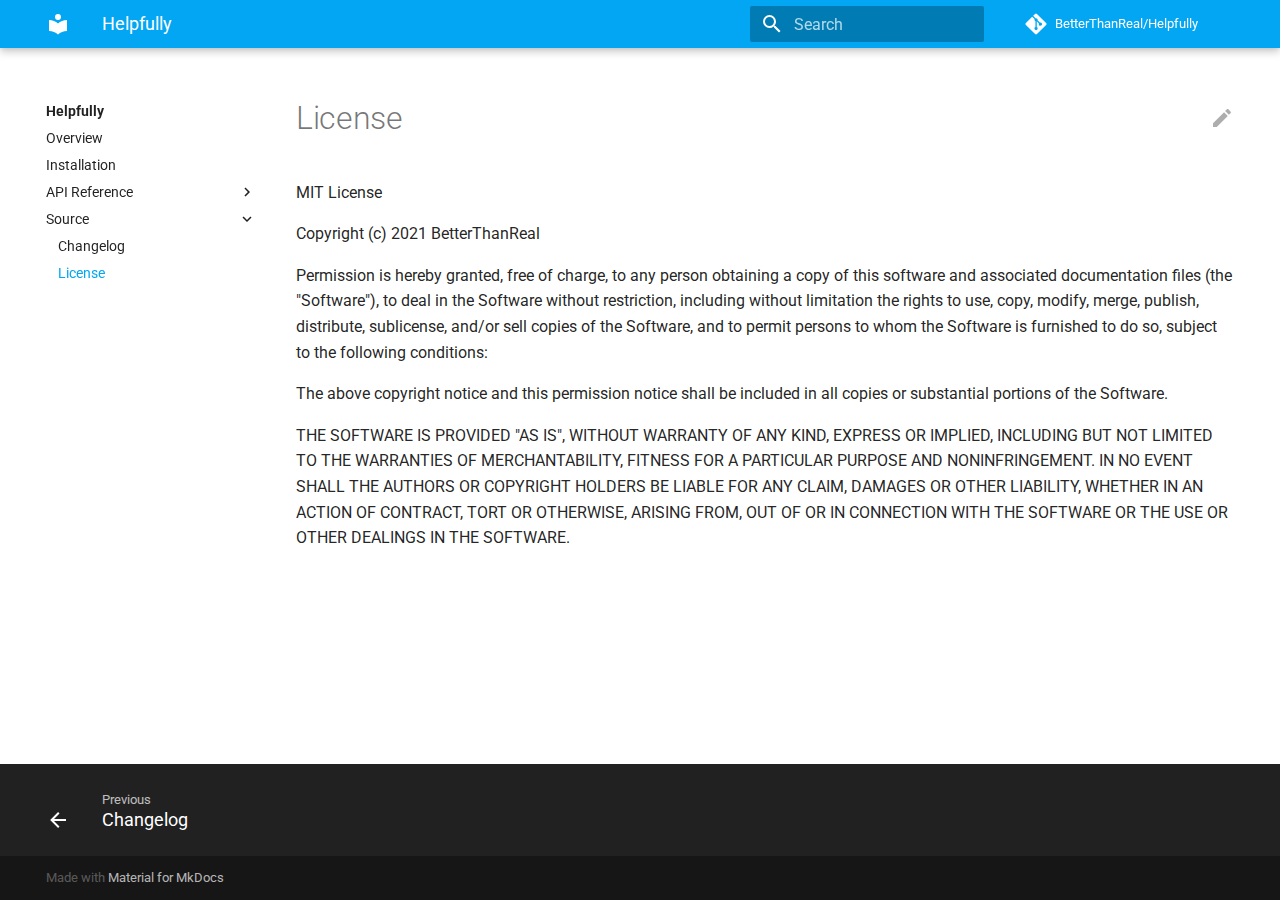
<file: license/index.html>
<!doctype html>
<html lang="en" class="no-js">
  <head>
    
      <meta charset="utf-8">
      <meta name="viewport" content="width=device-width,initial-scale=1">
      
      
      
      
      <link rel="icon" href="../assets/images/favicon.png">
      <meta name="generator" content="mkdocs-1.1.2, mkdocs-material-7.1.3">
    
    
      
        <title>License - Helpfully</title>
      
    
    
      <link rel="stylesheet" href="../assets/stylesheets/main.e35208c4.min.css">
      
        
        <link rel="stylesheet" href="../assets/stylesheets/palette.ef6f36e2.min.css">
        
          
          
          <meta name="theme-color" content="#02a6f2">
        
      
    
    
    
      
        
        <link rel="preconnect" href="https://fonts.gstatic.com" crossorigin>
        <link rel="stylesheet" href="https://fonts.googleapis.com/css?family=Roboto:300,400,400i,700%7CRoboto+Mono&display=fallback">
        <style>:root{--md-text-font-family:"Roboto";--md-code-font-family:"Roboto Mono"}</style>
      
    
    
    
      <link rel="stylesheet" href="../css/extra.css">
    
    
      
    
    
  </head>
  
  
    
    
    
    
    
    <body dir="ltr" data-md-color-scheme="preference" data-md-color-primary="light-blue" data-md-color-accent="light-blue">
  
    
    <script>function __prefix(e){return new URL("..",location).pathname+"."+e}function __get(e,t=localStorage){return JSON.parse(t.getItem(__prefix(e)))}</script>
    
    <input class="md-toggle" data-md-toggle="drawer" type="checkbox" id="__drawer" autocomplete="off">
    <input class="md-toggle" data-md-toggle="search" type="checkbox" id="__search" autocomplete="off">
    <label class="md-overlay" for="__drawer"></label>
    <div data-md-component="skip">
      
    </div>
    <div data-md-component="announce">
      
    </div>
    
      <header class="md-header" data-md-component="header">
  <nav class="md-header__inner md-grid" aria-label="Header">
    <a href=".." title="Helpfully" class="md-header__button md-logo" aria-label="Helpfully" data-md-component="logo">
      
  
  <svg xmlns="http://www.w3.org/2000/svg" viewBox="0 0 24 24"><path d="M12 8a3 3 0 0 0 3-3 3 3 0 0 0-3-3 3 3 0 0 0-3 3 3 3 0 0 0 3 3m0 3.54C9.64 9.35 6.5 8 3 8v11c3.5 0 6.64 1.35 9 3.54 2.36-2.19 5.5-3.54 9-3.54V8c-3.5 0-6.64 1.35-9 3.54z"/></svg>

    </a>
    <label class="md-header__button md-icon" for="__drawer">
      <svg xmlns="http://www.w3.org/2000/svg" viewBox="0 0 24 24"><path d="M3 6h18v2H3V6m0 5h18v2H3v-2m0 5h18v2H3v-2z"/></svg>
    </label>
    <div class="md-header__title" data-md-component="header-title">
      <div class="md-header__ellipsis">
        <div class="md-header__topic">
          <span class="md-ellipsis">
            Helpfully
          </span>
        </div>
        <div class="md-header__topic" data-md-component="header-topic">
          <span class="md-ellipsis">
            
              License
            
          </span>
        </div>
      </div>
    </div>
    
    
    
      <label class="md-header__button md-icon" for="__search">
        <svg xmlns="http://www.w3.org/2000/svg" viewBox="0 0 24 24"><path d="M9.5 3A6.5 6.5 0 0 1 16 9.5c0 1.61-.59 3.09-1.56 4.23l.27.27h.79l5 5-1.5 1.5-5-5v-.79l-.27-.27A6.516 6.516 0 0 1 9.5 16 6.5 6.5 0 0 1 3 9.5 6.5 6.5 0 0 1 9.5 3m0 2C7 5 5 7 5 9.5S7 14 9.5 14 14 12 14 9.5 12 5 9.5 5z"/></svg>
      </label>
      
<div class="md-search" data-md-component="search" role="dialog">
  <label class="md-search__overlay" for="__search"></label>
  <div class="md-search__inner" role="search">
    <form class="md-search__form" name="search">
      <input type="text" class="md-search__input" name="query" aria-label="Search" placeholder="Search" autocapitalize="off" autocorrect="off" autocomplete="off" spellcheck="false" data-md-component="search-query" data-md-state="active" required>
      <label class="md-search__icon md-icon" for="__search">
        <svg xmlns="http://www.w3.org/2000/svg" viewBox="0 0 24 24"><path d="M9.5 3A6.5 6.5 0 0 1 16 9.5c0 1.61-.59 3.09-1.56 4.23l.27.27h.79l5 5-1.5 1.5-5-5v-.79l-.27-.27A6.516 6.516 0 0 1 9.5 16 6.5 6.5 0 0 1 3 9.5 6.5 6.5 0 0 1 9.5 3m0 2C7 5 5 7 5 9.5S7 14 9.5 14 14 12 14 9.5 12 5 9.5 5z"/></svg>
        <svg xmlns="http://www.w3.org/2000/svg" viewBox="0 0 24 24"><path d="M20 11v2H8l5.5 5.5-1.42 1.42L4.16 12l7.92-7.92L13.5 5.5 8 11h12z"/></svg>
      </label>
      <button type="reset" class="md-search__icon md-icon" aria-label="Clear" tabindex="-1">
        <svg xmlns="http://www.w3.org/2000/svg" viewBox="0 0 24 24"><path d="M19 6.41 17.59 5 12 10.59 6.41 5 5 6.41 10.59 12 5 17.59 6.41 19 12 13.41 17.59 19 19 17.59 13.41 12 19 6.41z"/></svg>
      </button>
    </form>
    <div class="md-search__output">
      <div class="md-search__scrollwrap" data-md-scrollfix>
        <div class="md-search-result" data-md-component="search-result">
          <div class="md-search-result__meta">
            Initializing search
          </div>
          <ol class="md-search-result__list"></ol>
        </div>
      </div>
    </div>
  </div>
</div>
    
    
      <div class="md-header__source">
        
<a href="https://github.com/BetterThanReal/Helpfully/" title="Go to repository" class="md-source" data-md-component="source">
  <div class="md-source__icon md-icon">
    
    <svg xmlns="http://www.w3.org/2000/svg" viewBox="0 0 448 512"><path d="M439.55 236.05 244 40.45a28.87 28.87 0 0 0-40.81 0l-40.66 40.63 51.52 51.52c27.06-9.14 52.68 16.77 43.39 43.68l49.66 49.66c34.23-11.8 61.18 31 35.47 56.69-26.49 26.49-70.21-2.87-56-37.34L240.22 199v121.85c25.3 12.54 22.26 41.85 9.08 55a34.34 34.34 0 0 1-48.55 0c-17.57-17.6-11.07-46.91 11.25-56v-123c-20.8-8.51-24.6-30.74-18.64-45L142.57 101 8.45 235.14a28.86 28.86 0 0 0 0 40.81l195.61 195.6a28.86 28.86 0 0 0 40.8 0l194.69-194.69a28.86 28.86 0 0 0 0-40.81z"/></svg>
  </div>
  <div class="md-source__repository">
    BetterThanReal/Helpfully
  </div>
</a>
      </div>
    
  </nav>
</header>
    
    <div class="md-container" data-md-component="container">
      
      
        
      
      <main class="md-main" data-md-component="main">
        <div class="md-main__inner md-grid">
          
            
              
              <div class="md-sidebar md-sidebar--primary" data-md-component="sidebar" data-md-type="navigation" >
                <div class="md-sidebar__scrollwrap">
                  <div class="md-sidebar__inner">
                    


<nav class="md-nav md-nav--primary" aria-label="Navigation" data-md-level="0">
  <label class="md-nav__title" for="__drawer">
    <a href=".." title="Helpfully" class="md-nav__button md-logo" aria-label="Helpfully" data-md-component="logo">
      
  
  <svg xmlns="http://www.w3.org/2000/svg" viewBox="0 0 24 24"><path d="M12 8a3 3 0 0 0 3-3 3 3 0 0 0-3-3 3 3 0 0 0-3 3 3 3 0 0 0 3 3m0 3.54C9.64 9.35 6.5 8 3 8v11c3.5 0 6.64 1.35 9 3.54 2.36-2.19 5.5-3.54 9-3.54V8c-3.5 0-6.64 1.35-9 3.54z"/></svg>

    </a>
    Helpfully
  </label>
  
    <div class="md-nav__source">
      
<a href="https://github.com/BetterThanReal/Helpfully/" title="Go to repository" class="md-source" data-md-component="source">
  <div class="md-source__icon md-icon">
    
    <svg xmlns="http://www.w3.org/2000/svg" viewBox="0 0 448 512"><path d="M439.55 236.05 244 40.45a28.87 28.87 0 0 0-40.81 0l-40.66 40.63 51.52 51.52c27.06-9.14 52.68 16.77 43.39 43.68l49.66 49.66c34.23-11.8 61.18 31 35.47 56.69-26.49 26.49-70.21-2.87-56-37.34L240.22 199v121.85c25.3 12.54 22.26 41.85 9.08 55a34.34 34.34 0 0 1-48.55 0c-17.57-17.6-11.07-46.91 11.25-56v-123c-20.8-8.51-24.6-30.74-18.64-45L142.57 101 8.45 235.14a28.86 28.86 0 0 0 0 40.81l195.61 195.6a28.86 28.86 0 0 0 40.8 0l194.69-194.69a28.86 28.86 0 0 0 0-40.81z"/></svg>
  </div>
  <div class="md-source__repository">
    BetterThanReal/Helpfully
  </div>
</a>
    </div>
  
  <ul class="md-nav__list" data-md-scrollfix>
    
      
      
      

  
  
  
    <li class="md-nav__item">
      <a href=".." class="md-nav__link">
        Overview
      </a>
    </li>
  

    
      
      
      

  
  
  
    <li class="md-nav__item">
      <a href="../installation/" class="md-nav__link">
        Installation
      </a>
    </li>
  

    
      
      
      

  
  
  
    
    <li class="md-nav__item md-nav__item--nested">
      
      
        <input class="md-nav__toggle md-toggle" data-md-toggle="__nav_3" type="checkbox" id="__nav_3" >
      
      <label class="md-nav__link" for="__nav_3">
        API Reference
        <span class="md-nav__icon md-icon"></span>
      </label>
      <nav class="md-nav" aria-label="API Reference" data-md-level="1">
        <label class="md-nav__title" for="__nav_3">
          <span class="md-nav__icon md-icon"></span>
          API Reference
        </label>
        <ul class="md-nav__list" data-md-scrollfix>
          
            
  
  
  
    <li class="md-nav__item">
      <a href="../api-reference/" class="md-nav__link">
        Overview
      </a>
    </li>
  

          
            
  
  
  
    <li class="md-nav__item">
      <a href="../api-reference/debug/" class="md-nav__link">
        debug
      </a>
    </li>
  

          
            
  
  
  
    <li class="md-nav__item">
      <a href="../api-reference/functions/" class="md-nav__link">
        functions
      </a>
    </li>
  

          
            
  
  
  
    <li class="md-nav__item">
      <a href="../api-reference/Logger/" class="md-nav__link">
        Logger
      </a>
    </li>
  

          
            
  
  
  
    <li class="md-nav__item">
      <a href="../api-reference/paths/" class="md-nav__link">
        paths
      </a>
    </li>
  

          
            
  
  
  
    <li class="md-nav__item">
      <a href="../api-reference/tables/" class="md-nav__link">
        tables
      </a>
    </li>
  

          
        </ul>
      </nav>
    </li>
  

    
      
      
      

  
  
    
  
  
    
    <li class="md-nav__item md-nav__item--active md-nav__item--nested">
      
      
        <input class="md-nav__toggle md-toggle" data-md-toggle="__nav_4" type="checkbox" id="__nav_4" checked>
      
      <label class="md-nav__link" for="__nav_4">
        Source
        <span class="md-nav__icon md-icon"></span>
      </label>
      <nav class="md-nav" aria-label="Source" data-md-level="1">
        <label class="md-nav__title" for="__nav_4">
          <span class="md-nav__icon md-icon"></span>
          Source
        </label>
        <ul class="md-nav__list" data-md-scrollfix>
          
            
  
  
  
    <li class="md-nav__item">
      <a href="../changelog/" class="md-nav__link">
        Changelog
      </a>
    </li>
  

          
            
  
  
    
  
  
    <li class="md-nav__item md-nav__item--active">
      
      <input class="md-nav__toggle md-toggle" data-md-toggle="toc" type="checkbox" id="__toc">
      
      
      
      <a href="./" class="md-nav__link md-nav__link--active">
        License
      </a>
      
    </li>
  

          
        </ul>
      </nav>
    </li>
  

    
  </ul>
</nav>
                  </div>
                </div>
              </div>
            
            
          
          <div class="md-content" data-md-component="content">
            <article class="md-content__inner md-typeset">
              
                
                  <a href="https://github.com/BetterThanReal/Helpfully/edit/master/docs/license.md" title="Edit this page" class="md-content__button md-icon">
                    <svg xmlns="http://www.w3.org/2000/svg" viewBox="0 0 24 24"><path d="M20.71 7.04c.39-.39.39-1.04 0-1.41l-2.34-2.34c-.37-.39-1.02-.39-1.41 0l-1.84 1.83 3.75 3.75M3 17.25V21h3.75L17.81 9.93l-3.75-3.75L3 17.25z"/></svg>
                  </a>
                
                
                  <h1>License</h1>
                
                <p>MIT License</p>
<p>Copyright (c) 2021 BetterThanReal</p>
<p>Permission is hereby granted, free of charge, to any person obtaining a copy
of this software and associated documentation files (the "Software"), to deal
in the Software without restriction, including without limitation the rights
to use, copy, modify, merge, publish, distribute, sublicense, and/or sell
copies of the Software, and to permit persons to whom the Software is
furnished to do so, subject to the following conditions:</p>
<p>The above copyright notice and this permission notice shall be included in all
copies or substantial portions of the Software.</p>
<p>THE SOFTWARE IS PROVIDED "AS IS", WITHOUT WARRANTY OF ANY KIND, EXPRESS OR
IMPLIED, INCLUDING BUT NOT LIMITED TO THE WARRANTIES OF MERCHANTABILITY,
FITNESS FOR A PARTICULAR PURPOSE AND NONINFRINGEMENT. IN NO EVENT SHALL THE
AUTHORS OR COPYRIGHT HOLDERS BE LIABLE FOR ANY CLAIM, DAMAGES OR OTHER
LIABILITY, WHETHER IN AN ACTION OF CONTRACT, TORT OR OTHERWISE, ARISING FROM,
OUT OF OR IN CONNECTION WITH THE SOFTWARE OR THE USE OR OTHER DEALINGS IN THE
SOFTWARE.</p>
                
              
              
                


              
            </article>
          </div>
        </div>
        
      </main>
      
        
<footer class="md-footer">
  
    <nav class="md-footer__inner md-grid" aria-label="Footer">
      
        <a href="../changelog/" class="md-footer__link md-footer__link--prev" rel="prev">
          <div class="md-footer__button md-icon">
            <svg xmlns="http://www.w3.org/2000/svg" viewBox="0 0 24 24"><path d="M20 11v2H8l5.5 5.5-1.42 1.42L4.16 12l7.92-7.92L13.5 5.5 8 11h12z"/></svg>
          </div>
          <div class="md-footer__title">
            <div class="md-ellipsis">
              <span class="md-footer__direction">
                Previous
              </span>
              Changelog
            </div>
          </div>
        </a>
      
      
    </nav>
  
  <div class="md-footer-meta md-typeset">
    <div class="md-footer-meta__inner md-grid">
      <div class="md-footer-copyright">
        
        Made with
        <a href="https://squidfunk.github.io/mkdocs-material/" target="_blank" rel="noopener">
          Material for MkDocs
        </a>
        
      </div>
      
    </div>
  </div>
</footer>
      
    </div>
    <div class="md-dialog" data-md-component="dialog">
      <div class="md-dialog__inner md-typeset"></div>
    </div>
    <script id="__config" type="application/json">{"base": "..", "features": [], "translations": {"clipboard.copy": "Copy to clipboard", "clipboard.copied": "Copied to clipboard", "search.config.lang": "en", "search.config.pipeline": "trimmer, stopWordFilter", "search.config.separator": "[\\s\\-]+", "search.placeholder": "Search", "search.result.placeholder": "Type to start searching", "search.result.none": "No matching documents", "search.result.one": "1 matching document", "search.result.other": "# matching documents", "search.result.more.one": "1 more on this page", "search.result.more.other": "# more on this page", "search.result.term.missing": "Missing"}, "search": "../assets/javascripts/workers/search.fe42c31b.min.js", "version": null}</script>
    
    
      <script src="../assets/javascripts/bundle.4ea5477f.min.js"></script>
      
    
  </body>
</html>
</file>
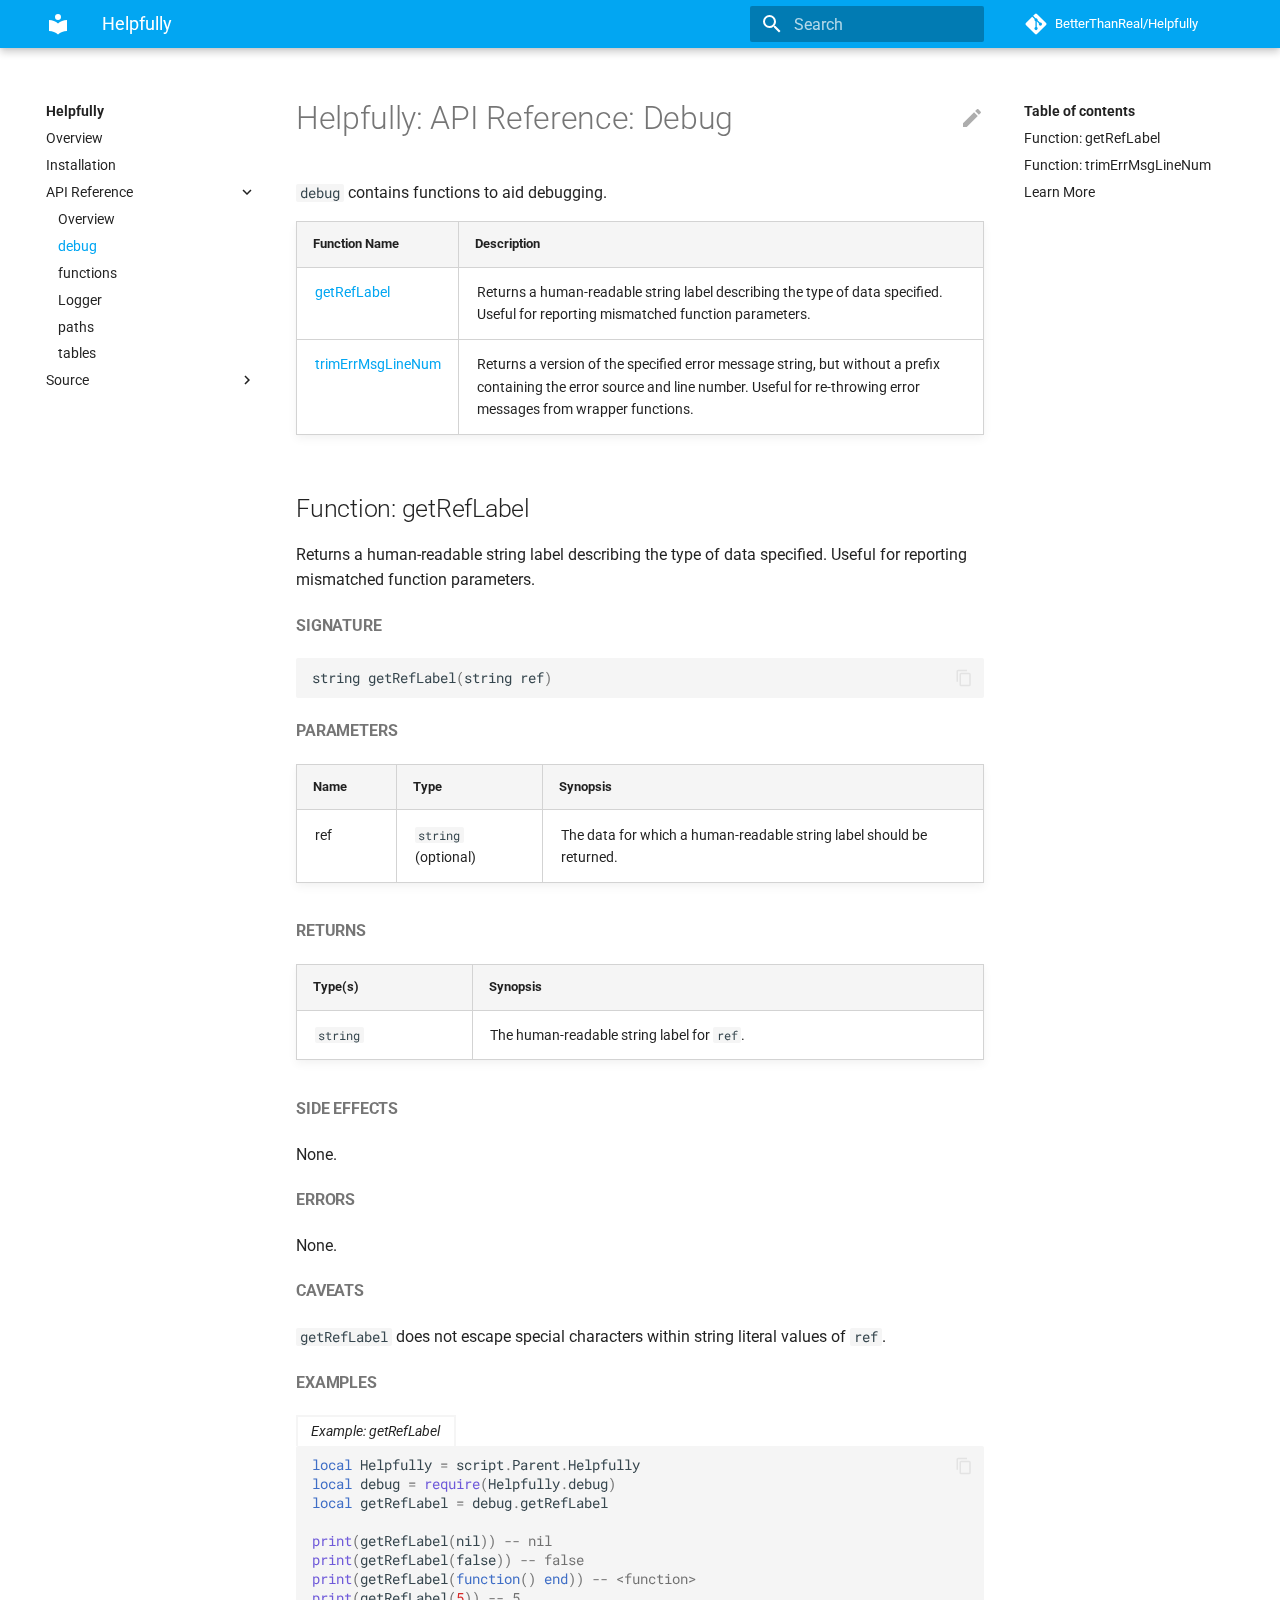
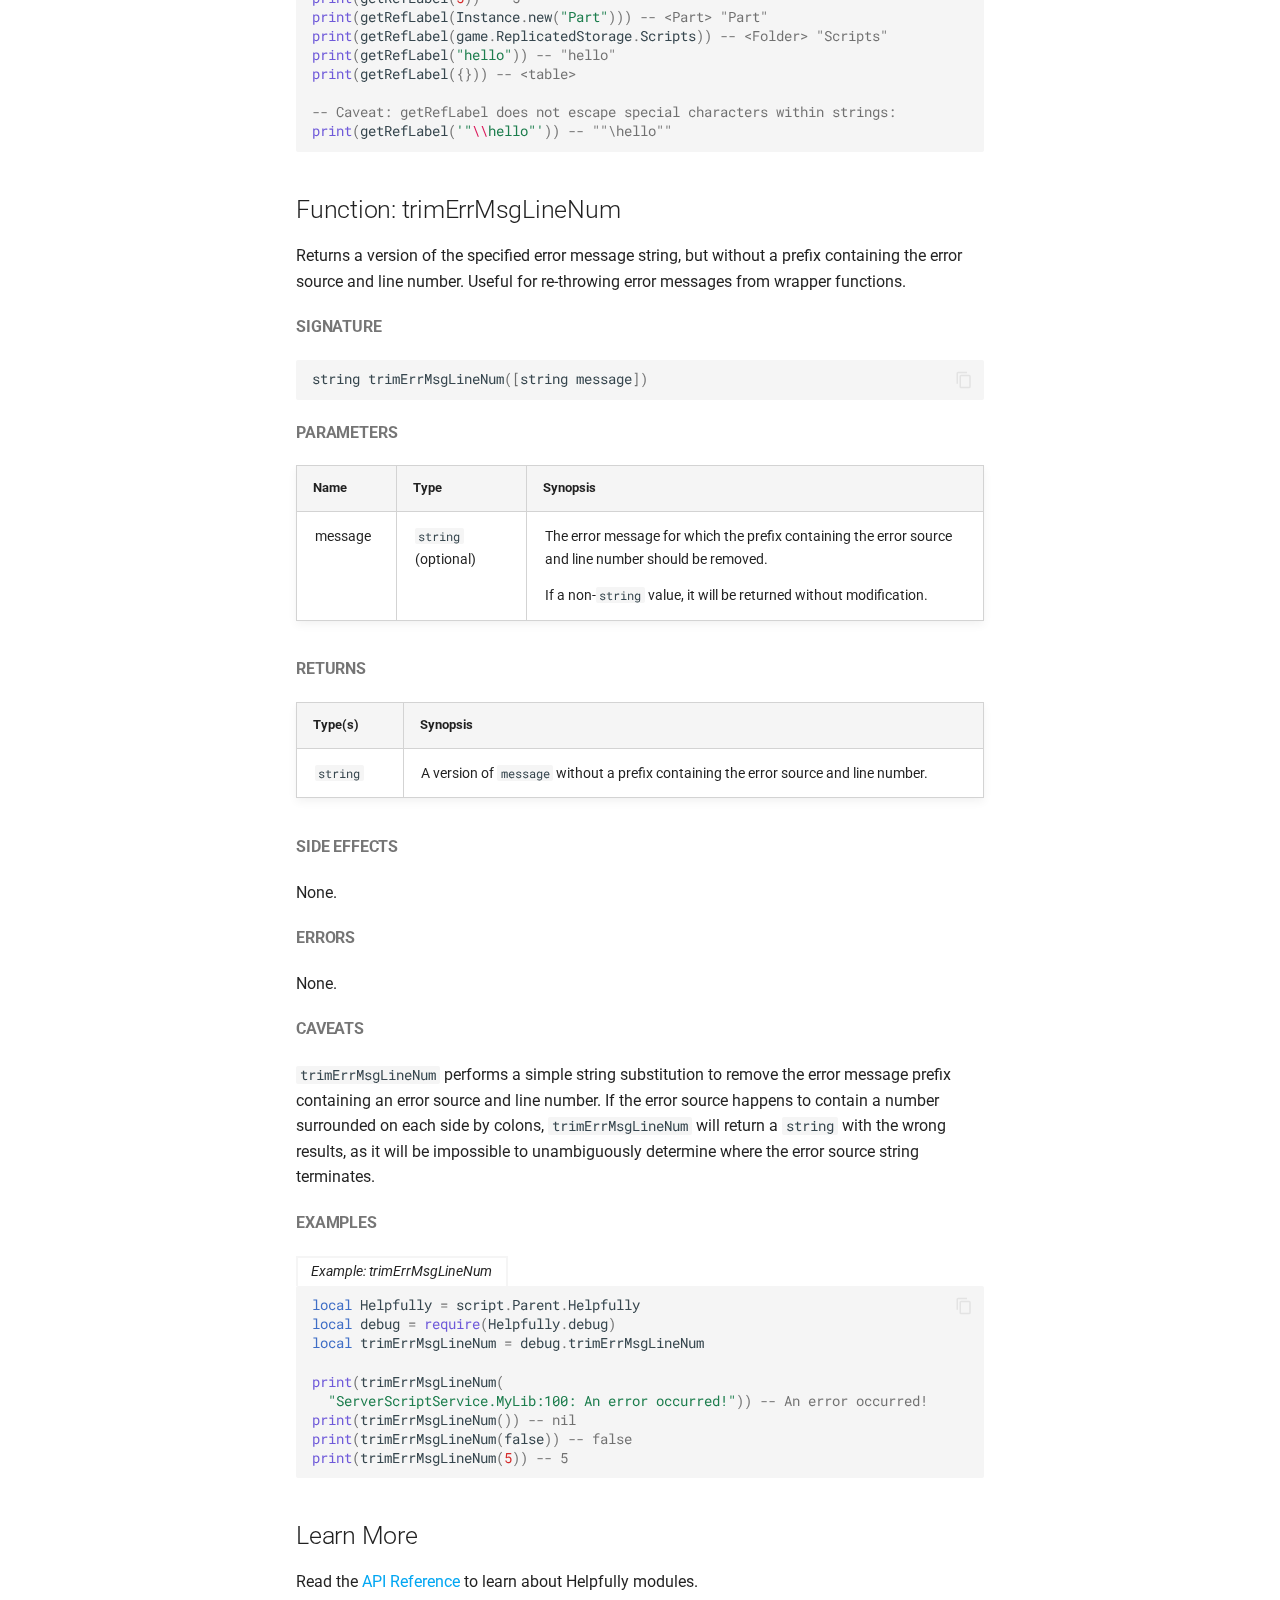
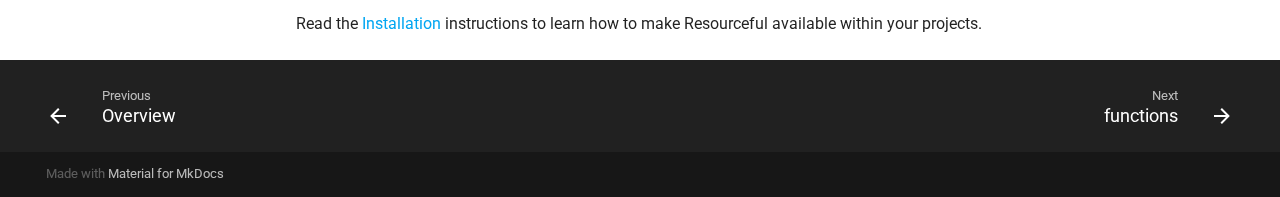
<file: api-reference/debug/index.html>
<!doctype html>
<html lang="en" class="no-js">
  <head>
    
      <meta charset="utf-8">
      <meta name="viewport" content="width=device-width,initial-scale=1">
      
      
      
      
      <link rel="icon" href="../../assets/images/favicon.png">
      <meta name="generator" content="mkdocs-1.1.2, mkdocs-material-7.1.3">
    
    
      
        <title>debug - Helpfully</title>
      
    
    
      <link rel="stylesheet" href="../../assets/stylesheets/main.e35208c4.min.css">
      
        
        <link rel="stylesheet" href="../../assets/stylesheets/palette.ef6f36e2.min.css">
        
          
          
          <meta name="theme-color" content="#02a6f2">
        
      
    
    
    
      
        
        <link rel="preconnect" href="https://fonts.gstatic.com" crossorigin>
        <link rel="stylesheet" href="https://fonts.googleapis.com/css?family=Roboto:300,400,400i,700%7CRoboto+Mono&display=fallback">
        <style>:root{--md-text-font-family:"Roboto";--md-code-font-family:"Roboto Mono"}</style>
      
    
    
    
      <link rel="stylesheet" href="../../css/extra.css">
    
    
      
    
    
  </head>
  
  
    
    
    
    
    
    <body dir="ltr" data-md-color-scheme="preference" data-md-color-primary="light-blue" data-md-color-accent="light-blue">
  
    
    <script>function __prefix(e){return new URL("../..",location).pathname+"."+e}function __get(e,t=localStorage){return JSON.parse(t.getItem(__prefix(e)))}</script>
    
    <input class="md-toggle" data-md-toggle="drawer" type="checkbox" id="__drawer" autocomplete="off">
    <input class="md-toggle" data-md-toggle="search" type="checkbox" id="__search" autocomplete="off">
    <label class="md-overlay" for="__drawer"></label>
    <div data-md-component="skip">
      
        
        <a href="#helpfully-api-reference-debug" class="md-skip">
          Skip to content
        </a>
      
    </div>
    <div data-md-component="announce">
      
    </div>
    
      <header class="md-header" data-md-component="header">
  <nav class="md-header__inner md-grid" aria-label="Header">
    <a href="../.." title="Helpfully" class="md-header__button md-logo" aria-label="Helpfully" data-md-component="logo">
      
  
  <svg xmlns="http://www.w3.org/2000/svg" viewBox="0 0 24 24"><path d="M12 8a3 3 0 0 0 3-3 3 3 0 0 0-3-3 3 3 0 0 0-3 3 3 3 0 0 0 3 3m0 3.54C9.64 9.35 6.5 8 3 8v11c3.5 0 6.64 1.35 9 3.54 2.36-2.19 5.5-3.54 9-3.54V8c-3.5 0-6.64 1.35-9 3.54z"/></svg>

    </a>
    <label class="md-header__button md-icon" for="__drawer">
      <svg xmlns="http://www.w3.org/2000/svg" viewBox="0 0 24 24"><path d="M3 6h18v2H3V6m0 5h18v2H3v-2m0 5h18v2H3v-2z"/></svg>
    </label>
    <div class="md-header__title" data-md-component="header-title">
      <div class="md-header__ellipsis">
        <div class="md-header__topic">
          <span class="md-ellipsis">
            Helpfully
          </span>
        </div>
        <div class="md-header__topic" data-md-component="header-topic">
          <span class="md-ellipsis">
            
              debug
            
          </span>
        </div>
      </div>
    </div>
    
    
    
      <label class="md-header__button md-icon" for="__search">
        <svg xmlns="http://www.w3.org/2000/svg" viewBox="0 0 24 24"><path d="M9.5 3A6.5 6.5 0 0 1 16 9.5c0 1.61-.59 3.09-1.56 4.23l.27.27h.79l5 5-1.5 1.5-5-5v-.79l-.27-.27A6.516 6.516 0 0 1 9.5 16 6.5 6.5 0 0 1 3 9.5 6.5 6.5 0 0 1 9.5 3m0 2C7 5 5 7 5 9.5S7 14 9.5 14 14 12 14 9.5 12 5 9.5 5z"/></svg>
      </label>
      
<div class="md-search" data-md-component="search" role="dialog">
  <label class="md-search__overlay" for="__search"></label>
  <div class="md-search__inner" role="search">
    <form class="md-search__form" name="search">
      <input type="text" class="md-search__input" name="query" aria-label="Search" placeholder="Search" autocapitalize="off" autocorrect="off" autocomplete="off" spellcheck="false" data-md-component="search-query" data-md-state="active" required>
      <label class="md-search__icon md-icon" for="__search">
        <svg xmlns="http://www.w3.org/2000/svg" viewBox="0 0 24 24"><path d="M9.5 3A6.5 6.5 0 0 1 16 9.5c0 1.61-.59 3.09-1.56 4.23l.27.27h.79l5 5-1.5 1.5-5-5v-.79l-.27-.27A6.516 6.516 0 0 1 9.5 16 6.5 6.5 0 0 1 3 9.5 6.5 6.5 0 0 1 9.5 3m0 2C7 5 5 7 5 9.5S7 14 9.5 14 14 12 14 9.5 12 5 9.5 5z"/></svg>
        <svg xmlns="http://www.w3.org/2000/svg" viewBox="0 0 24 24"><path d="M20 11v2H8l5.5 5.5-1.42 1.42L4.16 12l7.92-7.92L13.5 5.5 8 11h12z"/></svg>
      </label>
      <button type="reset" class="md-search__icon md-icon" aria-label="Clear" tabindex="-1">
        <svg xmlns="http://www.w3.org/2000/svg" viewBox="0 0 24 24"><path d="M19 6.41 17.59 5 12 10.59 6.41 5 5 6.41 10.59 12 5 17.59 6.41 19 12 13.41 17.59 19 19 17.59 13.41 12 19 6.41z"/></svg>
      </button>
    </form>
    <div class="md-search__output">
      <div class="md-search__scrollwrap" data-md-scrollfix>
        <div class="md-search-result" data-md-component="search-result">
          <div class="md-search-result__meta">
            Initializing search
          </div>
          <ol class="md-search-result__list"></ol>
        </div>
      </div>
    </div>
  </div>
</div>
    
    
      <div class="md-header__source">
        
<a href="https://github.com/BetterThanReal/Helpfully/" title="Go to repository" class="md-source" data-md-component="source">
  <div class="md-source__icon md-icon">
    
    <svg xmlns="http://www.w3.org/2000/svg" viewBox="0 0 448 512"><path d="M439.55 236.05 244 40.45a28.87 28.87 0 0 0-40.81 0l-40.66 40.63 51.52 51.52c27.06-9.14 52.68 16.77 43.39 43.68l49.66 49.66c34.23-11.8 61.18 31 35.47 56.69-26.49 26.49-70.21-2.87-56-37.34L240.22 199v121.85c25.3 12.54 22.26 41.85 9.08 55a34.34 34.34 0 0 1-48.55 0c-17.57-17.6-11.07-46.91 11.25-56v-123c-20.8-8.51-24.6-30.74-18.64-45L142.57 101 8.45 235.14a28.86 28.86 0 0 0 0 40.81l195.61 195.6a28.86 28.86 0 0 0 40.8 0l194.69-194.69a28.86 28.86 0 0 0 0-40.81z"/></svg>
  </div>
  <div class="md-source__repository">
    BetterThanReal/Helpfully
  </div>
</a>
      </div>
    
  </nav>
</header>
    
    <div class="md-container" data-md-component="container">
      
      
        
      
      <main class="md-main" data-md-component="main">
        <div class="md-main__inner md-grid">
          
            
              
              <div class="md-sidebar md-sidebar--primary" data-md-component="sidebar" data-md-type="navigation" >
                <div class="md-sidebar__scrollwrap">
                  <div class="md-sidebar__inner">
                    


<nav class="md-nav md-nav--primary" aria-label="Navigation" data-md-level="0">
  <label class="md-nav__title" for="__drawer">
    <a href="../.." title="Helpfully" class="md-nav__button md-logo" aria-label="Helpfully" data-md-component="logo">
      
  
  <svg xmlns="http://www.w3.org/2000/svg" viewBox="0 0 24 24"><path d="M12 8a3 3 0 0 0 3-3 3 3 0 0 0-3-3 3 3 0 0 0-3 3 3 3 0 0 0 3 3m0 3.54C9.64 9.35 6.5 8 3 8v11c3.5 0 6.64 1.35 9 3.54 2.36-2.19 5.5-3.54 9-3.54V8c-3.5 0-6.64 1.35-9 3.54z"/></svg>

    </a>
    Helpfully
  </label>
  
    <div class="md-nav__source">
      
<a href="https://github.com/BetterThanReal/Helpfully/" title="Go to repository" class="md-source" data-md-component="source">
  <div class="md-source__icon md-icon">
    
    <svg xmlns="http://www.w3.org/2000/svg" viewBox="0 0 448 512"><path d="M439.55 236.05 244 40.45a28.87 28.87 0 0 0-40.81 0l-40.66 40.63 51.52 51.52c27.06-9.14 52.68 16.77 43.39 43.68l49.66 49.66c34.23-11.8 61.18 31 35.47 56.69-26.49 26.49-70.21-2.87-56-37.34L240.22 199v121.85c25.3 12.54 22.26 41.85 9.08 55a34.34 34.34 0 0 1-48.55 0c-17.57-17.6-11.07-46.91 11.25-56v-123c-20.8-8.51-24.6-30.74-18.64-45L142.57 101 8.45 235.14a28.86 28.86 0 0 0 0 40.81l195.61 195.6a28.86 28.86 0 0 0 40.8 0l194.69-194.69a28.86 28.86 0 0 0 0-40.81z"/></svg>
  </div>
  <div class="md-source__repository">
    BetterThanReal/Helpfully
  </div>
</a>
    </div>
  
  <ul class="md-nav__list" data-md-scrollfix>
    
      
      
      

  
  
  
    <li class="md-nav__item">
      <a href="../.." class="md-nav__link">
        Overview
      </a>
    </li>
  

    
      
      
      

  
  
  
    <li class="md-nav__item">
      <a href="../../installation/" class="md-nav__link">
        Installation
      </a>
    </li>
  

    
      
      
      

  
  
    
  
  
    
    <li class="md-nav__item md-nav__item--active md-nav__item--nested">
      
      
        <input class="md-nav__toggle md-toggle" data-md-toggle="__nav_3" type="checkbox" id="__nav_3" checked>
      
      <label class="md-nav__link" for="__nav_3">
        API Reference
        <span class="md-nav__icon md-icon"></span>
      </label>
      <nav class="md-nav" aria-label="API Reference" data-md-level="1">
        <label class="md-nav__title" for="__nav_3">
          <span class="md-nav__icon md-icon"></span>
          API Reference
        </label>
        <ul class="md-nav__list" data-md-scrollfix>
          
            
  
  
  
    <li class="md-nav__item">
      <a href="../" class="md-nav__link">
        Overview
      </a>
    </li>
  

          
            
  
  
    
  
  
    <li class="md-nav__item md-nav__item--active">
      
      <input class="md-nav__toggle md-toggle" data-md-toggle="toc" type="checkbox" id="__toc">
      
      
        
      
      
        <label class="md-nav__link md-nav__link--active" for="__toc">
          debug
          <span class="md-nav__icon md-icon"></span>
        </label>
      
      <a href="./" class="md-nav__link md-nav__link--active">
        debug
      </a>
      
        
<nav class="md-nav md-nav--secondary" aria-label="Table of contents">
  
  
  
    
  
  
    <label class="md-nav__title" for="__toc">
      <span class="md-nav__icon md-icon"></span>
      Table of contents
    </label>
    <ul class="md-nav__list" data-md-component="toc" data-md-scrollfix>
      
        <li class="md-nav__item">
  <a href="#function-getreflabel" class="md-nav__link">
    Function: getRefLabel
  </a>
  
</li>
      
        <li class="md-nav__item">
  <a href="#function-trimerrmsglinenum" class="md-nav__link">
    Function: trimErrMsgLineNum
  </a>
  
</li>
      
        <li class="md-nav__item">
  <a href="#learn-more" class="md-nav__link">
    Learn More
  </a>
  
</li>
      
    </ul>
  
</nav>
      
    </li>
  

          
            
  
  
  
    <li class="md-nav__item">
      <a href="../functions/" class="md-nav__link">
        functions
      </a>
    </li>
  

          
            
  
  
  
    <li class="md-nav__item">
      <a href="../Logger/" class="md-nav__link">
        Logger
      </a>
    </li>
  

          
            
  
  
  
    <li class="md-nav__item">
      <a href="../paths/" class="md-nav__link">
        paths
      </a>
    </li>
  

          
            
  
  
  
    <li class="md-nav__item">
      <a href="../tables/" class="md-nav__link">
        tables
      </a>
    </li>
  

          
        </ul>
      </nav>
    </li>
  

    
      
      
      

  
  
  
    
    <li class="md-nav__item md-nav__item--nested">
      
      
        <input class="md-nav__toggle md-toggle" data-md-toggle="__nav_4" type="checkbox" id="__nav_4" >
      
      <label class="md-nav__link" for="__nav_4">
        Source
        <span class="md-nav__icon md-icon"></span>
      </label>
      <nav class="md-nav" aria-label="Source" data-md-level="1">
        <label class="md-nav__title" for="__nav_4">
          <span class="md-nav__icon md-icon"></span>
          Source
        </label>
        <ul class="md-nav__list" data-md-scrollfix>
          
            
  
  
  
    <li class="md-nav__item">
      <a href="../../changelog/" class="md-nav__link">
        Changelog
      </a>
    </li>
  

          
            
  
  
  
    <li class="md-nav__item">
      <a href="../../license/" class="md-nav__link">
        License
      </a>
    </li>
  

          
        </ul>
      </nav>
    </li>
  

    
  </ul>
</nav>
                  </div>
                </div>
              </div>
            
            
              
              <div class="md-sidebar md-sidebar--secondary" data-md-component="sidebar" data-md-type="toc" >
                <div class="md-sidebar__scrollwrap">
                  <div class="md-sidebar__inner">
                    
<nav class="md-nav md-nav--secondary" aria-label="Table of contents">
  
  
  
    
  
  
    <label class="md-nav__title" for="__toc">
      <span class="md-nav__icon md-icon"></span>
      Table of contents
    </label>
    <ul class="md-nav__list" data-md-component="toc" data-md-scrollfix>
      
        <li class="md-nav__item">
  <a href="#function-getreflabel" class="md-nav__link">
    Function: getRefLabel
  </a>
  
</li>
      
        <li class="md-nav__item">
  <a href="#function-trimerrmsglinenum" class="md-nav__link">
    Function: trimErrMsgLineNum
  </a>
  
</li>
      
        <li class="md-nav__item">
  <a href="#learn-more" class="md-nav__link">
    Learn More
  </a>
  
</li>
      
    </ul>
  
</nav>
                  </div>
                </div>
              </div>
            
          
          <div class="md-content" data-md-component="content">
            <article class="md-content__inner md-typeset">
              
                
                  <a href="https://github.com/BetterThanReal/Helpfully/edit/master/docs/api-reference/debug.md" title="Edit this page" class="md-content__button md-icon">
                    <svg xmlns="http://www.w3.org/2000/svg" viewBox="0 0 24 24"><path d="M20.71 7.04c.39-.39.39-1.04 0-1.41l-2.34-2.34c-.37-.39-1.02-.39-1.41 0l-1.84 1.83 3.75 3.75M3 17.25V21h3.75L17.81 9.93l-3.75-3.75L3 17.25z"/></svg>
                  </a>
                
                
                <h1 id="helpfully-api-reference-debug">Helpfully: API Reference: Debug<a class="headerlink" href="#helpfully-api-reference-debug" title="Permanent link">&para;</a></h1>
<p><code>debug</code> contains functions to aid debugging.</p>
<table>
<thead>
<tr><th>Function Name</th><th>Description</th></tr>
</thead>
<tbody>
<tr><td><a href='#function-getreflabel'>getRefLabel</a></td>
<td>Returns a human-readable string label describing the type of data
specified.  Useful for reporting mismatched function parameters.</td></tr>
<tr><td><a href='#function-trimerrmsglinenum'>trimErrMsgLineNum</a></td>
<td>Returns a version of the specified error message string, but without a
prefix containing the error source and line number.  Useful for re-throwing
error messages from wrapper functions.</td></tr>
</tbody></table>

<h2 id="function-getreflabel">Function: getRefLabel<a class="headerlink" href="#function-getreflabel" title="Permanent link">&para;</a></h2>
<p>Returns a human-readable string label describing the type of data specified.
Useful for reporting mismatched function parameters.</p>
<h5 id="signature">Signature<a class="headerlink" href="#signature" title="Permanent link">&para;</a></h5>
<div class="highlight"><pre><span></span><code><span class="n">string</span> <span class="n">getRefLabel</span><span class="p">(</span><span class="n">string</span> <span class="n">ref</span><span class="p">)</span>
</code></pre></div>
<h5 id="parameters">Parameters<a class="headerlink" href="#parameters" title="Permanent link">&para;</a></h5>
<table>
<thead>
<tr class='header'>
  <th>Name</th><th>Type</th><th>Synopsis</th></tr>
</thead>
<tbody>
<tr><td>ref</td><td><code>string</code> (optional)</td>
<td>The data for which a human-readable string label should be
returned.</td></tr>
</tbody>
</table>

<h5 id="returns">Returns<a class="headerlink" href="#returns" title="Permanent link">&para;</a></h5>
<table>
<thead>
<tr class='header'>
  <th>Type(s)</th><th>Synopsis</th></tr>
</thead>
<tbody>
<tr><td><code>string</code></td>
<td>The human-readable string label for <code>ref</code>.</td></tr>
</tbody>
</table>

<h5 id="side-effects">Side Effects<a class="headerlink" href="#side-effects" title="Permanent link">&para;</a></h5>
<p>None.</p>
<h5 id="errors">Errors<a class="headerlink" href="#errors" title="Permanent link">&para;</a></h5>
<p>None.</p>
<h5 id="caveats">Caveats<a class="headerlink" href="#caveats" title="Permanent link">&para;</a></h5>
<p><code>getRefLabel</code> does not escape special characters within string literal values
of <code>ref</code>.</p>
<h5 id="examples">Examples<a class="headerlink" href="#examples" title="Permanent link">&para;</a></h5>
<figure><figcaption><em>Example: getRefLabel</em></figcaption></figure>

<div class="highlight"><pre><span></span><code><span class="kd">local</span> <span class="n">Helpfully</span> <span class="o">=</span> <span class="n">script</span><span class="p">.</span><span class="n">Parent</span><span class="p">.</span><span class="n">Helpfully</span>
<span class="kd">local</span> <span class="n">debug</span> <span class="o">=</span> <span class="nb">require</span><span class="p">(</span><span class="n">Helpfully</span><span class="p">.</span><span class="n">debug</span><span class="p">)</span>
<span class="kd">local</span> <span class="n">getRefLabel</span> <span class="o">=</span> <span class="n">debug</span><span class="p">.</span><span class="n">getRefLabel</span>

<span class="nb">print</span><span class="p">(</span><span class="n">getRefLabel</span><span class="p">(</span><span class="kc">nil</span><span class="p">))</span> <span class="c1">-- nil</span>
<span class="nb">print</span><span class="p">(</span><span class="n">getRefLabel</span><span class="p">(</span><span class="kc">false</span><span class="p">))</span> <span class="c1">-- false</span>
<span class="nb">print</span><span class="p">(</span><span class="n">getRefLabel</span><span class="p">(</span><span class="kr">function</span><span class="p">()</span> <span class="kr">end</span><span class="p">))</span> <span class="c1">-- &lt;function&gt;</span>
<span class="nb">print</span><span class="p">(</span><span class="n">getRefLabel</span><span class="p">(</span><span class="mi">5</span><span class="p">))</span> <span class="c1">-- 5</span>
<span class="nb">print</span><span class="p">(</span><span class="n">getRefLabel</span><span class="p">(</span><span class="n">Instance</span><span class="p">.</span><span class="n">new</span><span class="p">(</span><span class="s2">&quot;Part&quot;</span><span class="p">)))</span> <span class="c1">-- &lt;Part&gt; &quot;Part&quot;</span>
<span class="nb">print</span><span class="p">(</span><span class="n">getRefLabel</span><span class="p">(</span><span class="n">game</span><span class="p">.</span><span class="n">ReplicatedStorage</span><span class="p">.</span><span class="n">Scripts</span><span class="p">))</span> <span class="c1">-- &lt;Folder&gt; &quot;Scripts&quot;</span>
<span class="nb">print</span><span class="p">(</span><span class="n">getRefLabel</span><span class="p">(</span><span class="s2">&quot;hello&quot;</span><span class="p">))</span> <span class="c1">-- &quot;hello&quot;</span>
<span class="nb">print</span><span class="p">(</span><span class="n">getRefLabel</span><span class="p">({}))</span> <span class="c1">-- &lt;table&gt;</span>

<span class="c1">-- Caveat: getRefLabel does not escape special characters within strings:</span>
<span class="nb">print</span><span class="p">(</span><span class="n">getRefLabel</span><span class="p">(</span><span class="s1">&#39;&quot;</span><span class="se">\\</span><span class="s1">hello&quot;&#39;</span><span class="p">))</span> <span class="c1">-- &quot;&quot;\hello&quot;&quot;</span>
</code></pre></div>
<h2 id="function-trimerrmsglinenum">Function: trimErrMsgLineNum<a class="headerlink" href="#function-trimerrmsglinenum" title="Permanent link">&para;</a></h2>
<p>Returns a version of the specified error message string, but without a prefix
containing the error source and line number.  Useful for re-throwing error
messages from wrapper functions.</p>
<h5 id="signature_1">Signature<a class="headerlink" href="#signature_1" title="Permanent link">&para;</a></h5>
<div class="highlight"><pre><span></span><code><span class="n">string</span> <span class="n">trimErrMsgLineNum</span><span class="p">([</span><span class="n">string</span> <span class="n">message</span><span class="p">])</span>
</code></pre></div>
<h5 id="parameters_1">Parameters<a class="headerlink" href="#parameters_1" title="Permanent link">&para;</a></h5>
<table>
<thead>
<tr class='header'>
  <th>Name</th><th>Type</th><th>Synopsis</th></tr>
</thead>
<tbody>
<tr><td>message</td><td><code>string</code> (optional)</td>
<td><p>The error message for which the prefix containing the error source and
line number should be removed.</p>
<p>If a non-<code>string</code> value, it will be returned without
modification.</p></td></tr>
</tbody>
</table>

<h5 id="returns_1">Returns<a class="headerlink" href="#returns_1" title="Permanent link">&para;</a></h5>
<table>
<thead>
<tr class='header'>
  <th>Type(s)</th><th>Synopsis</th></tr>
</thead>
<tbody>
<tr><td><code>string</code></td>
<td>A version of <code>message</code> without a prefix containing the error
source and line number.</td></tr>
</tbody>
</table>

<h5 id="side-effects_1">Side Effects<a class="headerlink" href="#side-effects_1" title="Permanent link">&para;</a></h5>
<p>None.</p>
<h5 id="errors_1">Errors<a class="headerlink" href="#errors_1" title="Permanent link">&para;</a></h5>
<p>None.</p>
<h5 id="caveats_1">Caveats<a class="headerlink" href="#caveats_1" title="Permanent link">&para;</a></h5>
<p><code>trimErrMsgLineNum</code> performs a simple string substitution to remove the error
message prefix containing an error source and line number.  If the error
source happens to contain a number surrounded on each side by colons,
<code>trimErrMsgLineNum</code> will return a <code>string</code> with the wrong results, as it will
be impossible to unambiguously determine where the error source string
terminates.</p>
<h5 id="examples_1">Examples<a class="headerlink" href="#examples_1" title="Permanent link">&para;</a></h5>
<figure><figcaption><em>Example: trimErrMsgLineNum</em></figcaption></figure>

<div class="highlight"><pre><span></span><code><span class="kd">local</span> <span class="n">Helpfully</span> <span class="o">=</span> <span class="n">script</span><span class="p">.</span><span class="n">Parent</span><span class="p">.</span><span class="n">Helpfully</span>
<span class="kd">local</span> <span class="n">debug</span> <span class="o">=</span> <span class="nb">require</span><span class="p">(</span><span class="n">Helpfully</span><span class="p">.</span><span class="n">debug</span><span class="p">)</span>
<span class="kd">local</span> <span class="n">trimErrMsgLineNum</span> <span class="o">=</span> <span class="n">debug</span><span class="p">.</span><span class="n">trimErrMsgLineNum</span>

<span class="nb">print</span><span class="p">(</span><span class="n">trimErrMsgLineNum</span><span class="p">(</span>
  <span class="s2">&quot;ServerScriptService.MyLib:100: An error occurred!&quot;</span><span class="p">))</span> <span class="c1">-- An error occurred!</span>
<span class="nb">print</span><span class="p">(</span><span class="n">trimErrMsgLineNum</span><span class="p">())</span> <span class="c1">-- nil</span>
<span class="nb">print</span><span class="p">(</span><span class="n">trimErrMsgLineNum</span><span class="p">(</span><span class="kc">false</span><span class="p">))</span> <span class="c1">-- false</span>
<span class="nb">print</span><span class="p">(</span><span class="n">trimErrMsgLineNum</span><span class="p">(</span><span class="mi">5</span><span class="p">))</span> <span class="c1">-- 5</span>
</code></pre></div>
<h2 id="learn-more">Learn More<a class="headerlink" href="#learn-more" title="Permanent link">&para;</a></h2>
<p>Read the <a href="../" title="API Reference">API Reference</a> to learn about Helpfully modules.</p>
<p>Read the <a href="../../installation/" title="Installation">Installation</a> instructions to learn how to make Resourceful
available within your projects.</p>
                
              
              
                


              
            </article>
          </div>
        </div>
        
      </main>
      
        
<footer class="md-footer">
  
    <nav class="md-footer__inner md-grid" aria-label="Footer">
      
        <a href="../" class="md-footer__link md-footer__link--prev" rel="prev">
          <div class="md-footer__button md-icon">
            <svg xmlns="http://www.w3.org/2000/svg" viewBox="0 0 24 24"><path d="M20 11v2H8l5.5 5.5-1.42 1.42L4.16 12l7.92-7.92L13.5 5.5 8 11h12z"/></svg>
          </div>
          <div class="md-footer__title">
            <div class="md-ellipsis">
              <span class="md-footer__direction">
                Previous
              </span>
              Overview
            </div>
          </div>
        </a>
      
      
        <a href="../functions/" class="md-footer__link md-footer__link--next" rel="next">
          <div class="md-footer__title">
            <div class="md-ellipsis">
              <span class="md-footer__direction">
                Next
              </span>
              functions
            </div>
          </div>
          <div class="md-footer__button md-icon">
            <svg xmlns="http://www.w3.org/2000/svg" viewBox="0 0 24 24"><path d="M4 11v2h12l-5.5 5.5 1.42 1.42L19.84 12l-7.92-7.92L10.5 5.5 16 11H4z"/></svg>
          </div>
        </a>
      
    </nav>
  
  <div class="md-footer-meta md-typeset">
    <div class="md-footer-meta__inner md-grid">
      <div class="md-footer-copyright">
        
        Made with
        <a href="https://squidfunk.github.io/mkdocs-material/" target="_blank" rel="noopener">
          Material for MkDocs
        </a>
        
      </div>
      
    </div>
  </div>
</footer>
      
    </div>
    <div class="md-dialog" data-md-component="dialog">
      <div class="md-dialog__inner md-typeset"></div>
    </div>
    <script id="__config" type="application/json">{"base": "../..", "features": [], "translations": {"clipboard.copy": "Copy to clipboard", "clipboard.copied": "Copied to clipboard", "search.config.lang": "en", "search.config.pipeline": "trimmer, stopWordFilter", "search.config.separator": "[\\s\\-]+", "search.placeholder": "Search", "search.result.placeholder": "Type to start searching", "search.result.none": "No matching documents", "search.result.one": "1 matching document", "search.result.other": "# matching documents", "search.result.more.one": "1 more on this page", "search.result.more.other": "# more on this page", "search.result.term.missing": "Missing"}, "search": "../../assets/javascripts/workers/search.fe42c31b.min.js", "version": null}</script>
    
    
      <script src="../../assets/javascripts/bundle.4ea5477f.min.js"></script>
      
    
  </body>
</html>
</file>
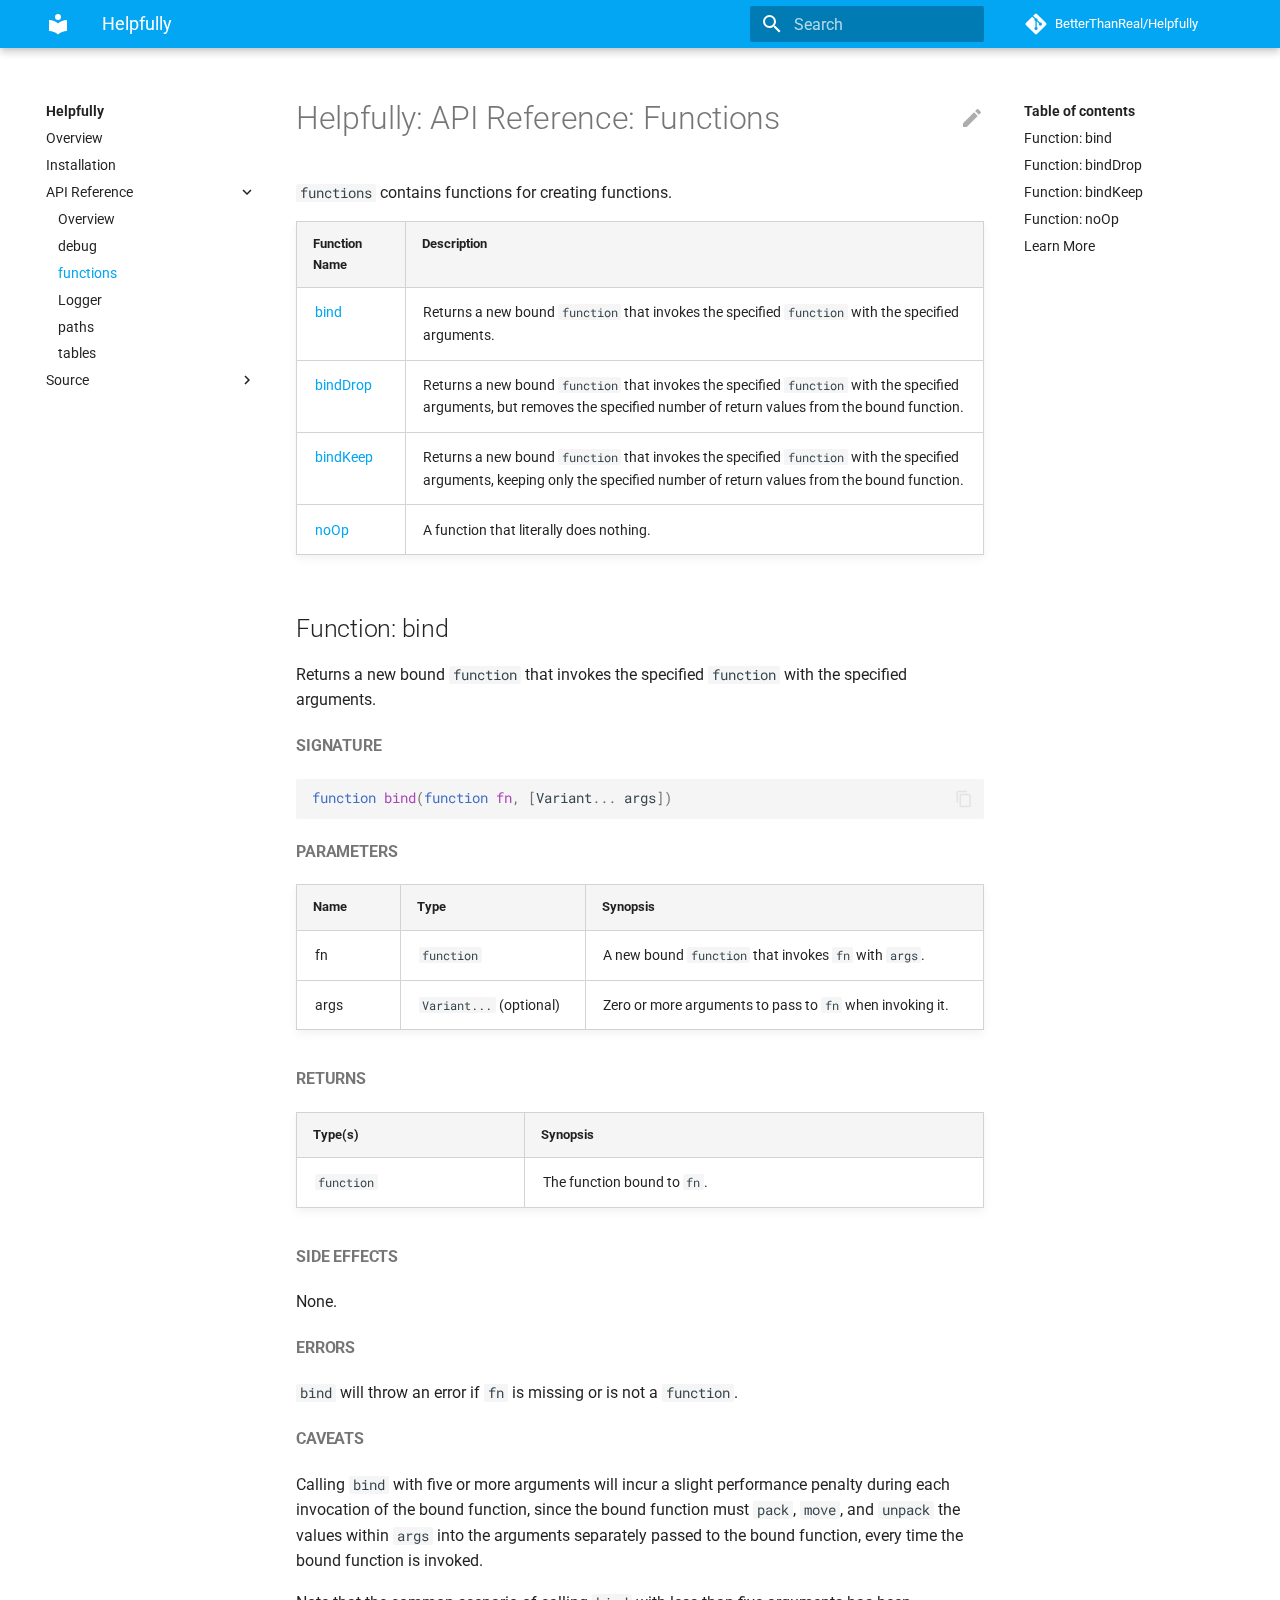
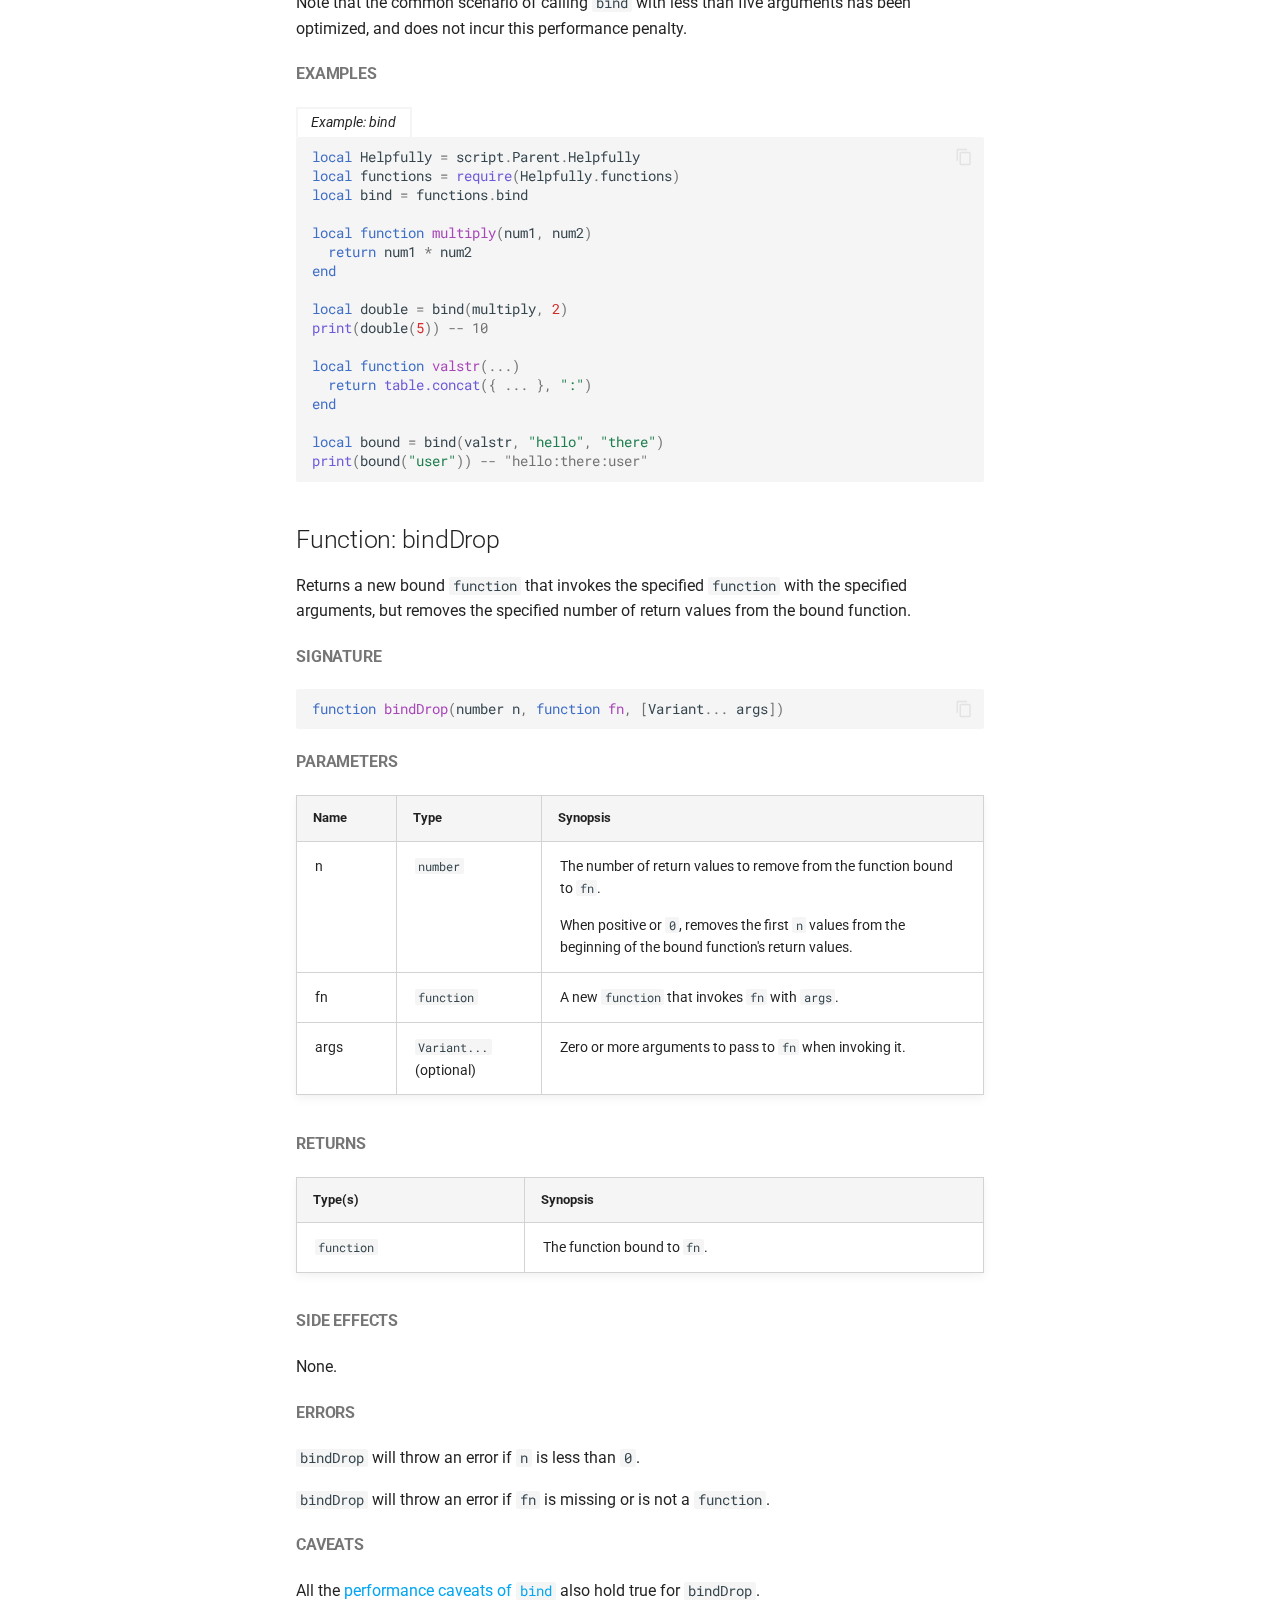
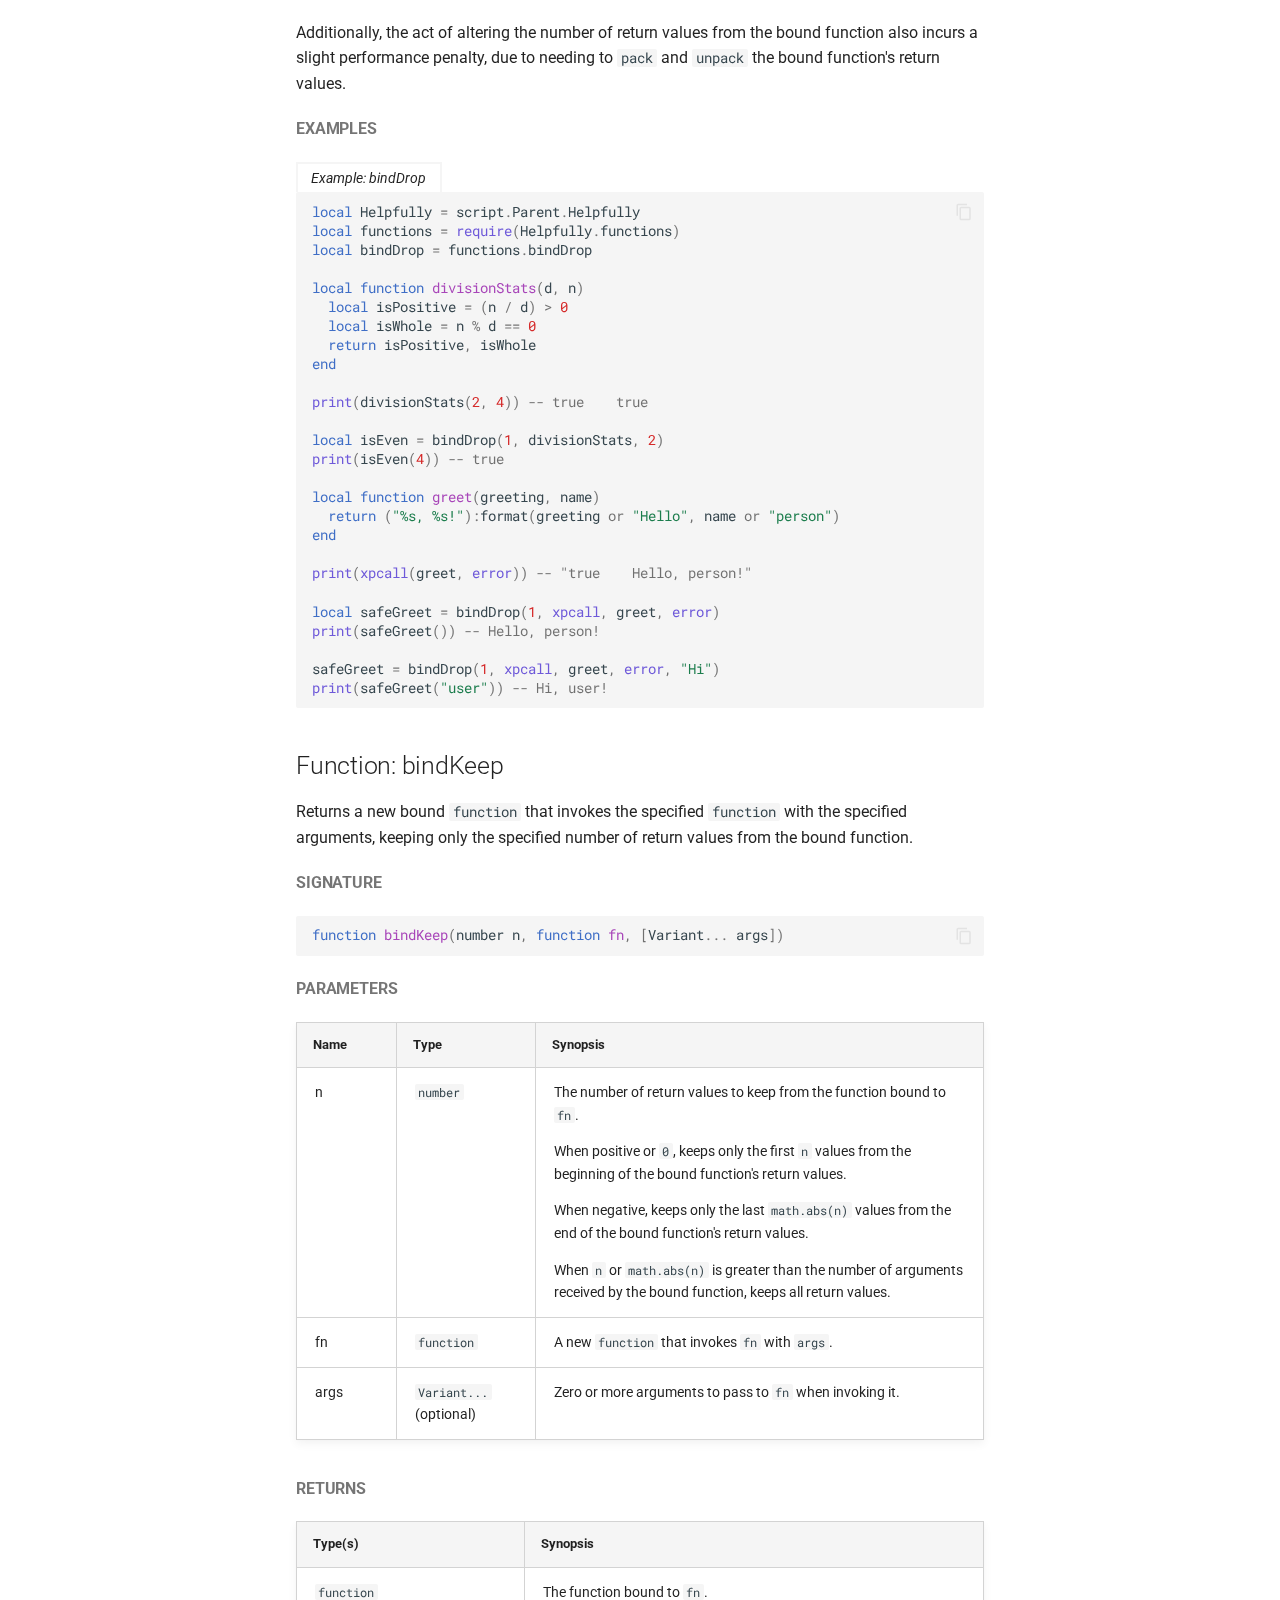
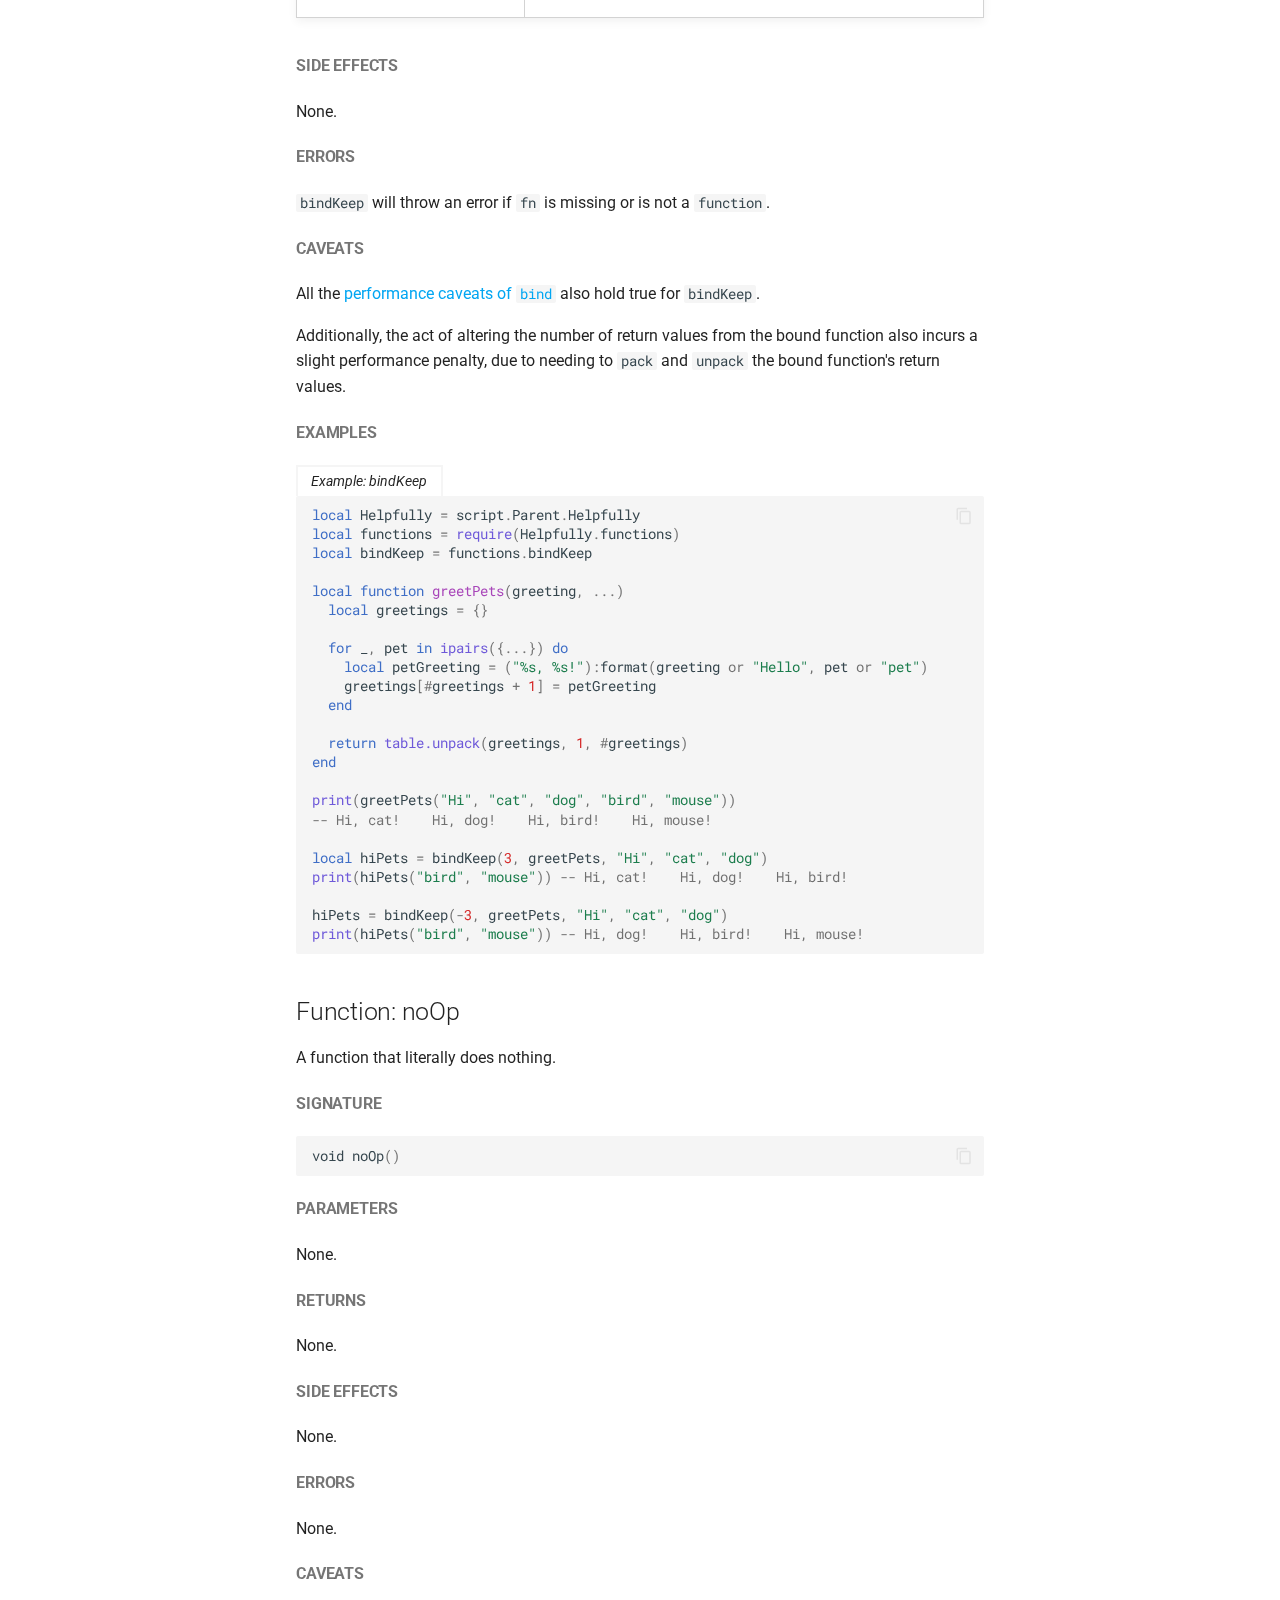
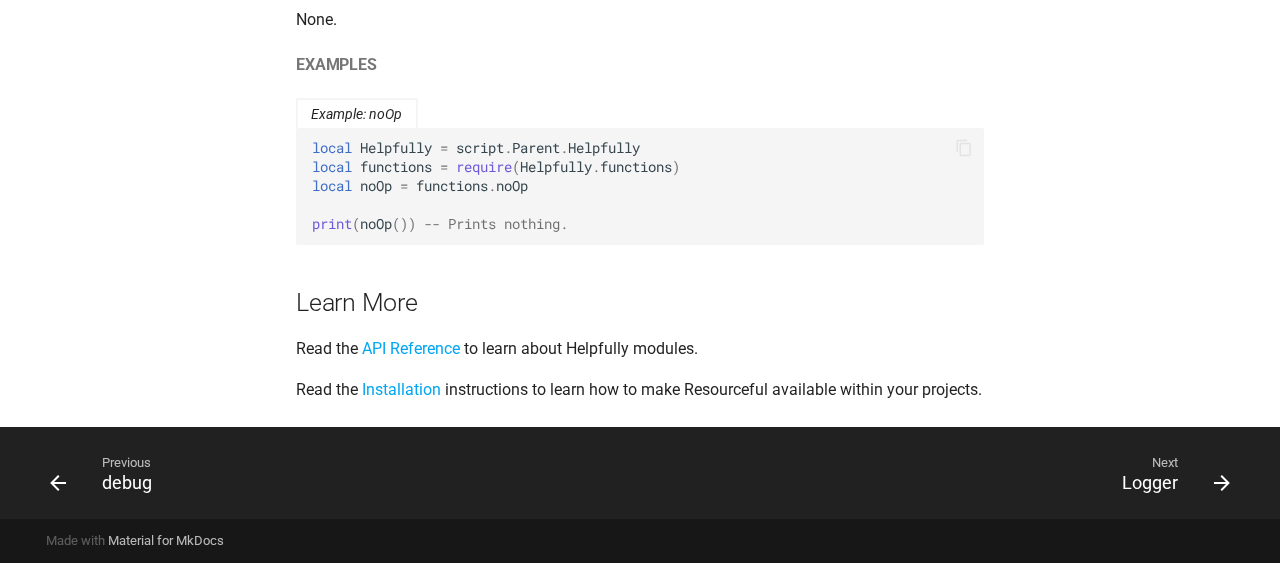
<file: api-reference/functions/index.html>
<!doctype html>
<html lang="en" class="no-js">
  <head>
    
      <meta charset="utf-8">
      <meta name="viewport" content="width=device-width,initial-scale=1">
      
      
      
      
      <link rel="icon" href="../../assets/images/favicon.png">
      <meta name="generator" content="mkdocs-1.1.2, mkdocs-material-7.1.3">
    
    
      
        <title>functions - Helpfully</title>
      
    
    
      <link rel="stylesheet" href="../../assets/stylesheets/main.e35208c4.min.css">
      
        
        <link rel="stylesheet" href="../../assets/stylesheets/palette.ef6f36e2.min.css">
        
          
          
          <meta name="theme-color" content="#02a6f2">
        
      
    
    
    
      
        
        <link rel="preconnect" href="https://fonts.gstatic.com" crossorigin>
        <link rel="stylesheet" href="https://fonts.googleapis.com/css?family=Roboto:300,400,400i,700%7CRoboto+Mono&display=fallback">
        <style>:root{--md-text-font-family:"Roboto";--md-code-font-family:"Roboto Mono"}</style>
      
    
    
    
      <link rel="stylesheet" href="../../css/extra.css">
    
    
      
    
    
  </head>
  
  
    
    
    
    
    
    <body dir="ltr" data-md-color-scheme="preference" data-md-color-primary="light-blue" data-md-color-accent="light-blue">
  
    
    <script>function __prefix(e){return new URL("../..",location).pathname+"."+e}function __get(e,t=localStorage){return JSON.parse(t.getItem(__prefix(e)))}</script>
    
    <input class="md-toggle" data-md-toggle="drawer" type="checkbox" id="__drawer" autocomplete="off">
    <input class="md-toggle" data-md-toggle="search" type="checkbox" id="__search" autocomplete="off">
    <label class="md-overlay" for="__drawer"></label>
    <div data-md-component="skip">
      
        
        <a href="#helpfully-api-reference-functions" class="md-skip">
          Skip to content
        </a>
      
    </div>
    <div data-md-component="announce">
      
    </div>
    
      <header class="md-header" data-md-component="header">
  <nav class="md-header__inner md-grid" aria-label="Header">
    <a href="../.." title="Helpfully" class="md-header__button md-logo" aria-label="Helpfully" data-md-component="logo">
      
  
  <svg xmlns="http://www.w3.org/2000/svg" viewBox="0 0 24 24"><path d="M12 8a3 3 0 0 0 3-3 3 3 0 0 0-3-3 3 3 0 0 0-3 3 3 3 0 0 0 3 3m0 3.54C9.64 9.35 6.5 8 3 8v11c3.5 0 6.64 1.35 9 3.54 2.36-2.19 5.5-3.54 9-3.54V8c-3.5 0-6.64 1.35-9 3.54z"/></svg>

    </a>
    <label class="md-header__button md-icon" for="__drawer">
      <svg xmlns="http://www.w3.org/2000/svg" viewBox="0 0 24 24"><path d="M3 6h18v2H3V6m0 5h18v2H3v-2m0 5h18v2H3v-2z"/></svg>
    </label>
    <div class="md-header__title" data-md-component="header-title">
      <div class="md-header__ellipsis">
        <div class="md-header__topic">
          <span class="md-ellipsis">
            Helpfully
          </span>
        </div>
        <div class="md-header__topic" data-md-component="header-topic">
          <span class="md-ellipsis">
            
              functions
            
          </span>
        </div>
      </div>
    </div>
    
    
    
      <label class="md-header__button md-icon" for="__search">
        <svg xmlns="http://www.w3.org/2000/svg" viewBox="0 0 24 24"><path d="M9.5 3A6.5 6.5 0 0 1 16 9.5c0 1.61-.59 3.09-1.56 4.23l.27.27h.79l5 5-1.5 1.5-5-5v-.79l-.27-.27A6.516 6.516 0 0 1 9.5 16 6.5 6.5 0 0 1 3 9.5 6.5 6.5 0 0 1 9.5 3m0 2C7 5 5 7 5 9.5S7 14 9.5 14 14 12 14 9.5 12 5 9.5 5z"/></svg>
      </label>
      
<div class="md-search" data-md-component="search" role="dialog">
  <label class="md-search__overlay" for="__search"></label>
  <div class="md-search__inner" role="search">
    <form class="md-search__form" name="search">
      <input type="text" class="md-search__input" name="query" aria-label="Search" placeholder="Search" autocapitalize="off" autocorrect="off" autocomplete="off" spellcheck="false" data-md-component="search-query" data-md-state="active" required>
      <label class="md-search__icon md-icon" for="__search">
        <svg xmlns="http://www.w3.org/2000/svg" viewBox="0 0 24 24"><path d="M9.5 3A6.5 6.5 0 0 1 16 9.5c0 1.61-.59 3.09-1.56 4.23l.27.27h.79l5 5-1.5 1.5-5-5v-.79l-.27-.27A6.516 6.516 0 0 1 9.5 16 6.5 6.5 0 0 1 3 9.5 6.5 6.5 0 0 1 9.5 3m0 2C7 5 5 7 5 9.5S7 14 9.5 14 14 12 14 9.5 12 5 9.5 5z"/></svg>
        <svg xmlns="http://www.w3.org/2000/svg" viewBox="0 0 24 24"><path d="M20 11v2H8l5.5 5.5-1.42 1.42L4.16 12l7.92-7.92L13.5 5.5 8 11h12z"/></svg>
      </label>
      <button type="reset" class="md-search__icon md-icon" aria-label="Clear" tabindex="-1">
        <svg xmlns="http://www.w3.org/2000/svg" viewBox="0 0 24 24"><path d="M19 6.41 17.59 5 12 10.59 6.41 5 5 6.41 10.59 12 5 17.59 6.41 19 12 13.41 17.59 19 19 17.59 13.41 12 19 6.41z"/></svg>
      </button>
    </form>
    <div class="md-search__output">
      <div class="md-search__scrollwrap" data-md-scrollfix>
        <div class="md-search-result" data-md-component="search-result">
          <div class="md-search-result__meta">
            Initializing search
          </div>
          <ol class="md-search-result__list"></ol>
        </div>
      </div>
    </div>
  </div>
</div>
    
    
      <div class="md-header__source">
        
<a href="https://github.com/BetterThanReal/Helpfully/" title="Go to repository" class="md-source" data-md-component="source">
  <div class="md-source__icon md-icon">
    
    <svg xmlns="http://www.w3.org/2000/svg" viewBox="0 0 448 512"><path d="M439.55 236.05 244 40.45a28.87 28.87 0 0 0-40.81 0l-40.66 40.63 51.52 51.52c27.06-9.14 52.68 16.77 43.39 43.68l49.66 49.66c34.23-11.8 61.18 31 35.47 56.69-26.49 26.49-70.21-2.87-56-37.34L240.22 199v121.85c25.3 12.54 22.26 41.85 9.08 55a34.34 34.34 0 0 1-48.55 0c-17.57-17.6-11.07-46.91 11.25-56v-123c-20.8-8.51-24.6-30.74-18.64-45L142.57 101 8.45 235.14a28.86 28.86 0 0 0 0 40.81l195.61 195.6a28.86 28.86 0 0 0 40.8 0l194.69-194.69a28.86 28.86 0 0 0 0-40.81z"/></svg>
  </div>
  <div class="md-source__repository">
    BetterThanReal/Helpfully
  </div>
</a>
      </div>
    
  </nav>
</header>
    
    <div class="md-container" data-md-component="container">
      
      
        
      
      <main class="md-main" data-md-component="main">
        <div class="md-main__inner md-grid">
          
            
              
              <div class="md-sidebar md-sidebar--primary" data-md-component="sidebar" data-md-type="navigation" >
                <div class="md-sidebar__scrollwrap">
                  <div class="md-sidebar__inner">
                    


<nav class="md-nav md-nav--primary" aria-label="Navigation" data-md-level="0">
  <label class="md-nav__title" for="__drawer">
    <a href="../.." title="Helpfully" class="md-nav__button md-logo" aria-label="Helpfully" data-md-component="logo">
      
  
  <svg xmlns="http://www.w3.org/2000/svg" viewBox="0 0 24 24"><path d="M12 8a3 3 0 0 0 3-3 3 3 0 0 0-3-3 3 3 0 0 0-3 3 3 3 0 0 0 3 3m0 3.54C9.64 9.35 6.5 8 3 8v11c3.5 0 6.64 1.35 9 3.54 2.36-2.19 5.5-3.54 9-3.54V8c-3.5 0-6.64 1.35-9 3.54z"/></svg>

    </a>
    Helpfully
  </label>
  
    <div class="md-nav__source">
      
<a href="https://github.com/BetterThanReal/Helpfully/" title="Go to repository" class="md-source" data-md-component="source">
  <div class="md-source__icon md-icon">
    
    <svg xmlns="http://www.w3.org/2000/svg" viewBox="0 0 448 512"><path d="M439.55 236.05 244 40.45a28.87 28.87 0 0 0-40.81 0l-40.66 40.63 51.52 51.52c27.06-9.14 52.68 16.77 43.39 43.68l49.66 49.66c34.23-11.8 61.18 31 35.47 56.69-26.49 26.49-70.21-2.87-56-37.34L240.22 199v121.85c25.3 12.54 22.26 41.85 9.08 55a34.34 34.34 0 0 1-48.55 0c-17.57-17.6-11.07-46.91 11.25-56v-123c-20.8-8.51-24.6-30.74-18.64-45L142.57 101 8.45 235.14a28.86 28.86 0 0 0 0 40.81l195.61 195.6a28.86 28.86 0 0 0 40.8 0l194.69-194.69a28.86 28.86 0 0 0 0-40.81z"/></svg>
  </div>
  <div class="md-source__repository">
    BetterThanReal/Helpfully
  </div>
</a>
    </div>
  
  <ul class="md-nav__list" data-md-scrollfix>
    
      
      
      

  
  
  
    <li class="md-nav__item">
      <a href="../.." class="md-nav__link">
        Overview
      </a>
    </li>
  

    
      
      
      

  
  
  
    <li class="md-nav__item">
      <a href="../../installation/" class="md-nav__link">
        Installation
      </a>
    </li>
  

    
      
      
      

  
  
    
  
  
    
    <li class="md-nav__item md-nav__item--active md-nav__item--nested">
      
      
        <input class="md-nav__toggle md-toggle" data-md-toggle="__nav_3" type="checkbox" id="__nav_3" checked>
      
      <label class="md-nav__link" for="__nav_3">
        API Reference
        <span class="md-nav__icon md-icon"></span>
      </label>
      <nav class="md-nav" aria-label="API Reference" data-md-level="1">
        <label class="md-nav__title" for="__nav_3">
          <span class="md-nav__icon md-icon"></span>
          API Reference
        </label>
        <ul class="md-nav__list" data-md-scrollfix>
          
            
  
  
  
    <li class="md-nav__item">
      <a href="../" class="md-nav__link">
        Overview
      </a>
    </li>
  

          
            
  
  
  
    <li class="md-nav__item">
      <a href="../debug/" class="md-nav__link">
        debug
      </a>
    </li>
  

          
            
  
  
    
  
  
    <li class="md-nav__item md-nav__item--active">
      
      <input class="md-nav__toggle md-toggle" data-md-toggle="toc" type="checkbox" id="__toc">
      
      
        
      
      
        <label class="md-nav__link md-nav__link--active" for="__toc">
          functions
          <span class="md-nav__icon md-icon"></span>
        </label>
      
      <a href="./" class="md-nav__link md-nav__link--active">
        functions
      </a>
      
        
<nav class="md-nav md-nav--secondary" aria-label="Table of contents">
  
  
  
    
  
  
    <label class="md-nav__title" for="__toc">
      <span class="md-nav__icon md-icon"></span>
      Table of contents
    </label>
    <ul class="md-nav__list" data-md-component="toc" data-md-scrollfix>
      
        <li class="md-nav__item">
  <a href="#function-bind" class="md-nav__link">
    Function: bind
  </a>
  
</li>
      
        <li class="md-nav__item">
  <a href="#function-binddrop" class="md-nav__link">
    Function: bindDrop
  </a>
  
</li>
      
        <li class="md-nav__item">
  <a href="#function-bindkeep" class="md-nav__link">
    Function: bindKeep
  </a>
  
</li>
      
        <li class="md-nav__item">
  <a href="#function-noop" class="md-nav__link">
    Function: noOp
  </a>
  
</li>
      
        <li class="md-nav__item">
  <a href="#learn-more" class="md-nav__link">
    Learn More
  </a>
  
</li>
      
    </ul>
  
</nav>
      
    </li>
  

          
            
  
  
  
    <li class="md-nav__item">
      <a href="../Logger/" class="md-nav__link">
        Logger
      </a>
    </li>
  

          
            
  
  
  
    <li class="md-nav__item">
      <a href="../paths/" class="md-nav__link">
        paths
      </a>
    </li>
  

          
            
  
  
  
    <li class="md-nav__item">
      <a href="../tables/" class="md-nav__link">
        tables
      </a>
    </li>
  

          
        </ul>
      </nav>
    </li>
  

    
      
      
      

  
  
  
    
    <li class="md-nav__item md-nav__item--nested">
      
      
        <input class="md-nav__toggle md-toggle" data-md-toggle="__nav_4" type="checkbox" id="__nav_4" >
      
      <label class="md-nav__link" for="__nav_4">
        Source
        <span class="md-nav__icon md-icon"></span>
      </label>
      <nav class="md-nav" aria-label="Source" data-md-level="1">
        <label class="md-nav__title" for="__nav_4">
          <span class="md-nav__icon md-icon"></span>
          Source
        </label>
        <ul class="md-nav__list" data-md-scrollfix>
          
            
  
  
  
    <li class="md-nav__item">
      <a href="../../changelog/" class="md-nav__link">
        Changelog
      </a>
    </li>
  

          
            
  
  
  
    <li class="md-nav__item">
      <a href="../../license/" class="md-nav__link">
        License
      </a>
    </li>
  

          
        </ul>
      </nav>
    </li>
  

    
  </ul>
</nav>
                  </div>
                </div>
              </div>
            
            
              
              <div class="md-sidebar md-sidebar--secondary" data-md-component="sidebar" data-md-type="toc" >
                <div class="md-sidebar__scrollwrap">
                  <div class="md-sidebar__inner">
                    
<nav class="md-nav md-nav--secondary" aria-label="Table of contents">
  
  
  
    
  
  
    <label class="md-nav__title" for="__toc">
      <span class="md-nav__icon md-icon"></span>
      Table of contents
    </label>
    <ul class="md-nav__list" data-md-component="toc" data-md-scrollfix>
      
        <li class="md-nav__item">
  <a href="#function-bind" class="md-nav__link">
    Function: bind
  </a>
  
</li>
      
        <li class="md-nav__item">
  <a href="#function-binddrop" class="md-nav__link">
    Function: bindDrop
  </a>
  
</li>
      
        <li class="md-nav__item">
  <a href="#function-bindkeep" class="md-nav__link">
    Function: bindKeep
  </a>
  
</li>
      
        <li class="md-nav__item">
  <a href="#function-noop" class="md-nav__link">
    Function: noOp
  </a>
  
</li>
      
        <li class="md-nav__item">
  <a href="#learn-more" class="md-nav__link">
    Learn More
  </a>
  
</li>
      
    </ul>
  
</nav>
                  </div>
                </div>
              </div>
            
          
          <div class="md-content" data-md-component="content">
            <article class="md-content__inner md-typeset">
              
                
                  <a href="https://github.com/BetterThanReal/Helpfully/edit/master/docs/api-reference/functions.md" title="Edit this page" class="md-content__button md-icon">
                    <svg xmlns="http://www.w3.org/2000/svg" viewBox="0 0 24 24"><path d="M20.71 7.04c.39-.39.39-1.04 0-1.41l-2.34-2.34c-.37-.39-1.02-.39-1.41 0l-1.84 1.83 3.75 3.75M3 17.25V21h3.75L17.81 9.93l-3.75-3.75L3 17.25z"/></svg>
                  </a>
                
                
                <h1 id="helpfully-api-reference-functions">Helpfully: API Reference: Functions<a class="headerlink" href="#helpfully-api-reference-functions" title="Permanent link">&para;</a></h1>
<p><code>functions</code> contains functions for creating functions.</p>
<table>
<thead>
<tr><th>Function Name</th><th>Description</th></tr>
</thead>
<tbody>
<tr><td><a href='#function-bind'>bind</a></td>
<td>Returns a new bound <code>function</code> that invokes the specified
<code>function</code> with the specified arguments.</td></tr>
<tr><td><a href='#function-binddrop'>bindDrop</a></td>
<td>Returns a new bound <code>function</code> that invokes the specified
<code>function</code> with the specified arguments, but removes the specified
number of return values from the bound function.</td></tr>
<tr><td><a href='#function-bindkeep'>bindKeep</a></td>
<td>Returns a new bound <code>function</code> that invokes the specified
<code>function</code> with the specified arguments, keeping only the specified
number of return values from the bound function.</td></tr>
<tr><td><a href='#function-noop'>noOp</a></td>
<td>A function that literally does nothing.</td></tr>
</tbody></table>

<h2 id="function-bind">Function: bind<a class="headerlink" href="#function-bind" title="Permanent link">&para;</a></h2>
<p>Returns a new bound <code>function</code> that invokes the specified <code>function</code> with the
specified arguments.</p>
<h5 id="signature">Signature<a class="headerlink" href="#signature" title="Permanent link">&para;</a></h5>
<div class="highlight"><pre><span></span><code><span class="kr">function</span> <span class="nf">bind</span><span class="p">(</span><span class="kr">function</span> <span class="nf">fn</span><span class="p">,</span> <span class="p">[</span><span class="n">Variant</span><span class="p">...</span> <span class="n">args</span><span class="p">])</span>
</code></pre></div>
<h5 id="parameters">Parameters<a class="headerlink" href="#parameters" title="Permanent link">&para;</a></h5>
<table>
<thead>
<tr class='header'>
  <th>Name</th><th>Type</th><th>Synopsis</th></tr>
</thead>
<tbody>
<tr><td>fn</td><td><code>function</code></td>
<td>A new bound <code>function</code> that invokes <code>fn</code> with
<code>args</code>.</td></tr>
<tr><td>args</td><td><code>Variant...</code> (optional)</td>
<td>Zero or more arguments to pass to <code>fn</code> when invoking it.
</td></tr>
</tbody>
</table>

<h5 id="returns">Returns<a class="headerlink" href="#returns" title="Permanent link">&para;</a></h5>
<table>
<thead>
<tr class='header'>
  <th>Type(s)</th><th>Synopsis</th></tr>
</thead>
<tbody>
<tr><td><code>function</code></td>
<td>The function bound to <code>fn</code>.</td></tr>
</tbody>
</table>

<h5 id="side-effects">Side Effects<a class="headerlink" href="#side-effects" title="Permanent link">&para;</a></h5>
<p>None.</p>
<h5 id="errors">Errors<a class="headerlink" href="#errors" title="Permanent link">&para;</a></h5>
<p><code>bind</code> will throw an error if <code>fn</code> is missing or is not a <code>function</code>.</p>
<h5 id="caveats">Caveats<a class="headerlink" href="#caveats" title="Permanent link">&para;</a></h5>
<p>Calling <code>bind</code> with five or more arguments will incur a slight performance
penalty during each invocation of the bound function, since the bound function
must <code>pack</code>, <code>move</code>, and <code>unpack</code> the values within <code>args</code> into the arguments
separately passed to the bound function, every time the bound function is
invoked.</p>
<p>Note that the common scenario of calling <code>bind</code> with less than five arguments
has been optimized, and does not incur this performance penalty. </p>
<h5 id="examples">Examples<a class="headerlink" href="#examples" title="Permanent link">&para;</a></h5>
<figure><figcaption><em>Example: bind</em></figcaption></figure>

<div class="highlight"><pre><span></span><code><span class="kd">local</span> <span class="n">Helpfully</span> <span class="o">=</span> <span class="n">script</span><span class="p">.</span><span class="n">Parent</span><span class="p">.</span><span class="n">Helpfully</span>
<span class="kd">local</span> <span class="n">functions</span> <span class="o">=</span> <span class="nb">require</span><span class="p">(</span><span class="n">Helpfully</span><span class="p">.</span><span class="n">functions</span><span class="p">)</span>
<span class="kd">local</span> <span class="n">bind</span> <span class="o">=</span> <span class="n">functions</span><span class="p">.</span><span class="n">bind</span>

<span class="kd">local</span> <span class="kr">function</span> <span class="nf">multiply</span><span class="p">(</span><span class="n">num1</span><span class="p">,</span> <span class="n">num2</span><span class="p">)</span>
  <span class="kr">return</span> <span class="n">num1</span> <span class="o">*</span> <span class="n">num2</span>
<span class="kr">end</span>

<span class="kd">local</span> <span class="n">double</span> <span class="o">=</span> <span class="n">bind</span><span class="p">(</span><span class="n">multiply</span><span class="p">,</span> <span class="mi">2</span><span class="p">)</span>
<span class="nb">print</span><span class="p">(</span><span class="n">double</span><span class="p">(</span><span class="mi">5</span><span class="p">))</span> <span class="c1">-- 10</span>

<span class="kd">local</span> <span class="kr">function</span> <span class="nf">valstr</span><span class="p">(...)</span>
  <span class="kr">return</span> <span class="nb">table.concat</span><span class="p">({</span> <span class="p">...</span> <span class="p">},</span> <span class="s2">&quot;:&quot;</span><span class="p">)</span>
<span class="kr">end</span>

<span class="kd">local</span> <span class="n">bound</span> <span class="o">=</span> <span class="n">bind</span><span class="p">(</span><span class="n">valstr</span><span class="p">,</span> <span class="s2">&quot;hello&quot;</span><span class="p">,</span> <span class="s2">&quot;there&quot;</span><span class="p">)</span>
<span class="nb">print</span><span class="p">(</span><span class="n">bound</span><span class="p">(</span><span class="s2">&quot;user&quot;</span><span class="p">))</span> <span class="c1">-- &quot;hello:there:user&quot;</span>
</code></pre></div>
<h2 id="function-binddrop">Function: bindDrop<a class="headerlink" href="#function-binddrop" title="Permanent link">&para;</a></h2>
<p>Returns a new bound <code>function</code> that invokes the specified <code>function</code> with the
specified arguments, but removes the specified number of return values from
the bound function.</p>
<h5 id="signature_1">Signature<a class="headerlink" href="#signature_1" title="Permanent link">&para;</a></h5>
<div class="highlight"><pre><span></span><code><span class="kr">function</span> <span class="nf">bindDrop</span><span class="p">(</span><span class="n">number</span> <span class="n">n</span><span class="p">,</span> <span class="kr">function</span> <span class="nf">fn</span><span class="p">,</span> <span class="p">[</span><span class="n">Variant</span><span class="p">...</span> <span class="n">args</span><span class="p">])</span>
</code></pre></div>
<h5 id="parameters_1">Parameters<a class="headerlink" href="#parameters_1" title="Permanent link">&para;</a></h5>
<table>
<thead>
<tr class='header'>
  <th>Name</th><th>Type</th><th>Synopsis</th></tr>
</thead>
<tbody>
<tr><td>n</td><td><code>number</code></td>
<td><p>The number of return values to remove from the function bound to
<code>fn</code>.</p>
<p>When positive or <code>0</code>, removes the first <code>n</code> values
from the beginning of the bound function's return values.</p></td></tr>
<tr><td>fn</td><td><code>function</code></td>
<td>A new <code>function</code> that invokes <code>fn</code> with
<code>args</code>.</td></tr>
<tr><td>args</td><td><code>Variant...</code> (optional)</td>
<td>Zero or more arguments to pass to <code>fn</code> when invoking it.
</td></tr>
</tbody>
</table>

<h5 id="returns_1">Returns<a class="headerlink" href="#returns_1" title="Permanent link">&para;</a></h5>
<table>
<thead>
<tr class='header'>
  <th>Type(s)</th><th>Synopsis</th></tr>
</thead>
<tbody>
<tr><td><code>function</code></td>
<td>The function bound to <code>fn</code>.</td></tr>
</tbody>
</table>

<h5 id="side-effects_1">Side Effects<a class="headerlink" href="#side-effects_1" title="Permanent link">&para;</a></h5>
<p>None.</p>
<h5 id="errors_1">Errors<a class="headerlink" href="#errors_1" title="Permanent link">&para;</a></h5>
<p><code>bindDrop</code> will throw an error if <code>n</code> is less than <code>0</code>.</p>
<p><code>bindDrop</code> will throw an error if <code>fn</code> is missing or is not a <code>function</code>.</p>
<h5 id="caveats_1">Caveats<a class="headerlink" href="#caveats_1" title="Permanent link">&para;</a></h5>
<p>All the <a href="#caveats">performance caveats of <code>bind</code></a> also hold true for
<code>bindDrop</code>.</p>
<p>Additionally, the act of altering the number of return values from the bound
function also incurs a slight performance penalty, due to needing to <code>pack</code>
and <code>unpack</code> the bound function's return values.</p>
<h5 id="examples_1">Examples<a class="headerlink" href="#examples_1" title="Permanent link">&para;</a></h5>
<figure><figcaption><em>Example: bindDrop</em></figcaption></figure>

<div class="highlight"><pre><span></span><code><span class="kd">local</span> <span class="n">Helpfully</span> <span class="o">=</span> <span class="n">script</span><span class="p">.</span><span class="n">Parent</span><span class="p">.</span><span class="n">Helpfully</span>
<span class="kd">local</span> <span class="n">functions</span> <span class="o">=</span> <span class="nb">require</span><span class="p">(</span><span class="n">Helpfully</span><span class="p">.</span><span class="n">functions</span><span class="p">)</span>
<span class="kd">local</span> <span class="n">bindDrop</span> <span class="o">=</span> <span class="n">functions</span><span class="p">.</span><span class="n">bindDrop</span>

<span class="kd">local</span> <span class="kr">function</span> <span class="nf">divisionStats</span><span class="p">(</span><span class="n">d</span><span class="p">,</span> <span class="n">n</span><span class="p">)</span>
  <span class="kd">local</span> <span class="n">isPositive</span> <span class="o">=</span> <span class="p">(</span><span class="n">n</span> <span class="o">/</span> <span class="n">d</span><span class="p">)</span> <span class="o">&gt;</span> <span class="mi">0</span>
  <span class="kd">local</span> <span class="n">isWhole</span> <span class="o">=</span> <span class="n">n</span> <span class="o">%</span> <span class="n">d</span> <span class="o">==</span> <span class="mi">0</span>
  <span class="kr">return</span> <span class="n">isPositive</span><span class="p">,</span> <span class="n">isWhole</span>
<span class="kr">end</span>

<span class="nb">print</span><span class="p">(</span><span class="n">divisionStats</span><span class="p">(</span><span class="mi">2</span><span class="p">,</span> <span class="mi">4</span><span class="p">))</span> <span class="c1">-- true    true</span>

<span class="kd">local</span> <span class="n">isEven</span> <span class="o">=</span> <span class="n">bindDrop</span><span class="p">(</span><span class="mi">1</span><span class="p">,</span> <span class="n">divisionStats</span><span class="p">,</span> <span class="mi">2</span><span class="p">)</span>
<span class="nb">print</span><span class="p">(</span><span class="n">isEven</span><span class="p">(</span><span class="mi">4</span><span class="p">))</span> <span class="c1">-- true</span>

<span class="kd">local</span> <span class="kr">function</span> <span class="nf">greet</span><span class="p">(</span><span class="n">greeting</span><span class="p">,</span> <span class="n">name</span><span class="p">)</span>
  <span class="kr">return</span> <span class="p">(</span><span class="s2">&quot;%s, %s!&quot;</span><span class="p">):</span><span class="n">format</span><span class="p">(</span><span class="n">greeting</span> <span class="ow">or</span> <span class="s2">&quot;Hello&quot;</span><span class="p">,</span> <span class="n">name</span> <span class="ow">or</span> <span class="s2">&quot;person&quot;</span><span class="p">)</span>
<span class="kr">end</span>

<span class="nb">print</span><span class="p">(</span><span class="nb">xpcall</span><span class="p">(</span><span class="n">greet</span><span class="p">,</span> <span class="nb">error</span><span class="p">))</span> <span class="c1">-- &quot;true    Hello, person!&quot;</span>

<span class="kd">local</span> <span class="n">safeGreet</span> <span class="o">=</span> <span class="n">bindDrop</span><span class="p">(</span><span class="mi">1</span><span class="p">,</span> <span class="nb">xpcall</span><span class="p">,</span> <span class="n">greet</span><span class="p">,</span> <span class="nb">error</span><span class="p">)</span>
<span class="nb">print</span><span class="p">(</span><span class="n">safeGreet</span><span class="p">())</span> <span class="c1">-- Hello, person!</span>

<span class="n">safeGreet</span> <span class="o">=</span> <span class="n">bindDrop</span><span class="p">(</span><span class="mi">1</span><span class="p">,</span> <span class="nb">xpcall</span><span class="p">,</span> <span class="n">greet</span><span class="p">,</span> <span class="nb">error</span><span class="p">,</span> <span class="s2">&quot;Hi&quot;</span><span class="p">)</span>
<span class="nb">print</span><span class="p">(</span><span class="n">safeGreet</span><span class="p">(</span><span class="s2">&quot;user&quot;</span><span class="p">))</span> <span class="c1">-- Hi, user!</span>
</code></pre></div>
<h2 id="function-bindkeep">Function: bindKeep<a class="headerlink" href="#function-bindkeep" title="Permanent link">&para;</a></h2>
<p>Returns a new bound <code>function</code> that invokes the specified <code>function</code> with the
specified arguments, keeping only the specified number of return values from
the bound function.</p>
<h5 id="signature_2">Signature<a class="headerlink" href="#signature_2" title="Permanent link">&para;</a></h5>
<div class="highlight"><pre><span></span><code><span class="kr">function</span> <span class="nf">bindKeep</span><span class="p">(</span><span class="n">number</span> <span class="n">n</span><span class="p">,</span> <span class="kr">function</span> <span class="nf">fn</span><span class="p">,</span> <span class="p">[</span><span class="n">Variant</span><span class="p">...</span> <span class="n">args</span><span class="p">])</span>
</code></pre></div>
<h5 id="parameters_2">Parameters<a class="headerlink" href="#parameters_2" title="Permanent link">&para;</a></h5>
<table>
<thead>
<tr class='header'>
  <th>Name</th><th>Type</th><th>Synopsis</th></tr>
</thead>
<tbody>
<tr><td>n</td><td><code>number</code></td>
<td><p>The number of return values to keep from the function bound to
<code>fn</code>.</p>
<p>When positive or <code>0</code>, keeps only the first <code>n</code> values
from the beginning of the bound function's return values.</p>
<p>When negative, keeps only the last <code>math.abs(n)</code> values from
the end of the bound function's return values.</p>
<p>When <code>n</code> or <code>math.abs(n)</code> is greater than the number
of arguments received by the bound function, keeps all return values.</p>
</td></tr>
<tr><td>fn</td><td><code>function</code></td>
<td>A new <code>function</code> that invokes <code>fn</code> with
<code>args</code>.</td></tr>
<tr><td>args</td><td><code>Variant...</code> (optional)</td>
<td>Zero or more arguments to pass to <code>fn</code> when invoking it.
</td></tr>
</tbody>
</table>

<h5 id="returns_2">Returns<a class="headerlink" href="#returns_2" title="Permanent link">&para;</a></h5>
<table>
<thead>
<tr class='header'>
  <th>Type(s)</th><th>Synopsis</th></tr>
</thead>
<tbody>
<tr><td><code>function</code></td>
<td>The function bound to <code>fn</code>.</td></tr>
</tbody>
</table>

<h5 id="side-effects_2">Side Effects<a class="headerlink" href="#side-effects_2" title="Permanent link">&para;</a></h5>
<p>None.</p>
<h5 id="errors_2">Errors<a class="headerlink" href="#errors_2" title="Permanent link">&para;</a></h5>
<p><code>bindKeep</code> will throw an error if <code>fn</code> is missing or is not a <code>function</code>.</p>
<h5 id="caveats_2">Caveats<a class="headerlink" href="#caveats_2" title="Permanent link">&para;</a></h5>
<p>All the <a href="#caveats">performance caveats of <code>bind</code></a> also hold true for
<code>bindKeep</code>.</p>
<p>Additionally, the act of altering the number of return values from the bound
function also incurs a slight performance penalty, due to needing to <code>pack</code>
and <code>unpack</code> the bound function's return values.</p>
<h5 id="examples_2">Examples<a class="headerlink" href="#examples_2" title="Permanent link">&para;</a></h5>
<figure><figcaption><em>Example: bindKeep</em></figcaption></figure>

<div class="highlight"><pre><span></span><code><span class="kd">local</span> <span class="n">Helpfully</span> <span class="o">=</span> <span class="n">script</span><span class="p">.</span><span class="n">Parent</span><span class="p">.</span><span class="n">Helpfully</span>
<span class="kd">local</span> <span class="n">functions</span> <span class="o">=</span> <span class="nb">require</span><span class="p">(</span><span class="n">Helpfully</span><span class="p">.</span><span class="n">functions</span><span class="p">)</span>
<span class="kd">local</span> <span class="n">bindKeep</span> <span class="o">=</span> <span class="n">functions</span><span class="p">.</span><span class="n">bindKeep</span>

<span class="kd">local</span> <span class="kr">function</span> <span class="nf">greetPets</span><span class="p">(</span><span class="n">greeting</span><span class="p">,</span> <span class="p">...)</span>
  <span class="kd">local</span> <span class="n">greetings</span> <span class="o">=</span> <span class="p">{}</span>

  <span class="kr">for</span> <span class="n">_</span><span class="p">,</span> <span class="n">pet</span> <span class="kr">in</span> <span class="nb">ipairs</span><span class="p">({...})</span> <span class="kr">do</span>
    <span class="kd">local</span> <span class="n">petGreeting</span> <span class="o">=</span> <span class="p">(</span><span class="s2">&quot;%s, %s!&quot;</span><span class="p">):</span><span class="n">format</span><span class="p">(</span><span class="n">greeting</span> <span class="ow">or</span> <span class="s2">&quot;Hello&quot;</span><span class="p">,</span> <span class="n">pet</span> <span class="ow">or</span> <span class="s2">&quot;pet&quot;</span><span class="p">)</span>
    <span class="n">greetings</span><span class="p">[</span><span class="o">#</span><span class="n">greetings</span> <span class="o">+</span> <span class="mi">1</span><span class="p">]</span> <span class="o">=</span> <span class="n">petGreeting</span>
  <span class="kr">end</span>

  <span class="kr">return</span> <span class="nb">table.unpack</span><span class="p">(</span><span class="n">greetings</span><span class="p">,</span> <span class="mi">1</span><span class="p">,</span> <span class="o">#</span><span class="n">greetings</span><span class="p">)</span>
<span class="kr">end</span>

<span class="nb">print</span><span class="p">(</span><span class="n">greetPets</span><span class="p">(</span><span class="s2">&quot;Hi&quot;</span><span class="p">,</span> <span class="s2">&quot;cat&quot;</span><span class="p">,</span> <span class="s2">&quot;dog&quot;</span><span class="p">,</span> <span class="s2">&quot;bird&quot;</span><span class="p">,</span> <span class="s2">&quot;mouse&quot;</span><span class="p">))</span>
<span class="c1">-- Hi, cat!    Hi, dog!    Hi, bird!    Hi, mouse!</span>

<span class="kd">local</span> <span class="n">hiPets</span> <span class="o">=</span> <span class="n">bindKeep</span><span class="p">(</span><span class="mi">3</span><span class="p">,</span> <span class="n">greetPets</span><span class="p">,</span> <span class="s2">&quot;Hi&quot;</span><span class="p">,</span> <span class="s2">&quot;cat&quot;</span><span class="p">,</span> <span class="s2">&quot;dog&quot;</span><span class="p">)</span>
<span class="nb">print</span><span class="p">(</span><span class="n">hiPets</span><span class="p">(</span><span class="s2">&quot;bird&quot;</span><span class="p">,</span> <span class="s2">&quot;mouse&quot;</span><span class="p">))</span> <span class="c1">-- Hi, cat!    Hi, dog!    Hi, bird!</span>

<span class="n">hiPets</span> <span class="o">=</span> <span class="n">bindKeep</span><span class="p">(</span><span class="o">-</span><span class="mi">3</span><span class="p">,</span> <span class="n">greetPets</span><span class="p">,</span> <span class="s2">&quot;Hi&quot;</span><span class="p">,</span> <span class="s2">&quot;cat&quot;</span><span class="p">,</span> <span class="s2">&quot;dog&quot;</span><span class="p">)</span>
<span class="nb">print</span><span class="p">(</span><span class="n">hiPets</span><span class="p">(</span><span class="s2">&quot;bird&quot;</span><span class="p">,</span> <span class="s2">&quot;mouse&quot;</span><span class="p">))</span> <span class="c1">-- Hi, dog!    Hi, bird!    Hi, mouse!</span>
</code></pre></div>
<h2 id="function-noop">Function: noOp<a class="headerlink" href="#function-noop" title="Permanent link">&para;</a></h2>
<p>A function that literally does nothing.</p>
<h5 id="signature_3">Signature<a class="headerlink" href="#signature_3" title="Permanent link">&para;</a></h5>
<div class="highlight"><pre><span></span><code><span class="n">void</span> <span class="n">noOp</span><span class="p">()</span>
</code></pre></div>
<h5 id="parameters_3">Parameters<a class="headerlink" href="#parameters_3" title="Permanent link">&para;</a></h5>
<p>None.</p>
<h5 id="returns_3">Returns<a class="headerlink" href="#returns_3" title="Permanent link">&para;</a></h5>
<p>None.</p>
<h5 id="side-effects_3">Side Effects<a class="headerlink" href="#side-effects_3" title="Permanent link">&para;</a></h5>
<p>None.</p>
<h5 id="errors_3">Errors<a class="headerlink" href="#errors_3" title="Permanent link">&para;</a></h5>
<p>None.</p>
<h5 id="caveats_3">Caveats<a class="headerlink" href="#caveats_3" title="Permanent link">&para;</a></h5>
<p>None.</p>
<h5 id="examples_3">Examples<a class="headerlink" href="#examples_3" title="Permanent link">&para;</a></h5>
<figure><figcaption><em>Example: noOp</em></figcaption></figure>

<div class="highlight"><pre><span></span><code><span class="kd">local</span> <span class="n">Helpfully</span> <span class="o">=</span> <span class="n">script</span><span class="p">.</span><span class="n">Parent</span><span class="p">.</span><span class="n">Helpfully</span>
<span class="kd">local</span> <span class="n">functions</span> <span class="o">=</span> <span class="nb">require</span><span class="p">(</span><span class="n">Helpfully</span><span class="p">.</span><span class="n">functions</span><span class="p">)</span>
<span class="kd">local</span> <span class="n">noOp</span> <span class="o">=</span> <span class="n">functions</span><span class="p">.</span><span class="n">noOp</span>

<span class="nb">print</span><span class="p">(</span><span class="n">noOp</span><span class="p">())</span> <span class="c1">-- Prints nothing.</span>
</code></pre></div>
<h2 id="learn-more">Learn More<a class="headerlink" href="#learn-more" title="Permanent link">&para;</a></h2>
<p>Read the <a href="../" title="API Reference">API Reference</a> to learn about Helpfully modules.</p>
<p>Read the <a href="../../installation/" title="Installation">Installation</a> instructions to learn how to make Resourceful
available within your projects.</p>
                
              
              
                


              
            </article>
          </div>
        </div>
        
      </main>
      
        
<footer class="md-footer">
  
    <nav class="md-footer__inner md-grid" aria-label="Footer">
      
        <a href="../debug/" class="md-footer__link md-footer__link--prev" rel="prev">
          <div class="md-footer__button md-icon">
            <svg xmlns="http://www.w3.org/2000/svg" viewBox="0 0 24 24"><path d="M20 11v2H8l5.5 5.5-1.42 1.42L4.16 12l7.92-7.92L13.5 5.5 8 11h12z"/></svg>
          </div>
          <div class="md-footer__title">
            <div class="md-ellipsis">
              <span class="md-footer__direction">
                Previous
              </span>
              debug
            </div>
          </div>
        </a>
      
      
        <a href="../Logger/" class="md-footer__link md-footer__link--next" rel="next">
          <div class="md-footer__title">
            <div class="md-ellipsis">
              <span class="md-footer__direction">
                Next
              </span>
              Logger
            </div>
          </div>
          <div class="md-footer__button md-icon">
            <svg xmlns="http://www.w3.org/2000/svg" viewBox="0 0 24 24"><path d="M4 11v2h12l-5.5 5.5 1.42 1.42L19.84 12l-7.92-7.92L10.5 5.5 16 11H4z"/></svg>
          </div>
        </a>
      
    </nav>
  
  <div class="md-footer-meta md-typeset">
    <div class="md-footer-meta__inner md-grid">
      <div class="md-footer-copyright">
        
        Made with
        <a href="https://squidfunk.github.io/mkdocs-material/" target="_blank" rel="noopener">
          Material for MkDocs
        </a>
        
      </div>
      
    </div>
  </div>
</footer>
      
    </div>
    <div class="md-dialog" data-md-component="dialog">
      <div class="md-dialog__inner md-typeset"></div>
    </div>
    <script id="__config" type="application/json">{"base": "../..", "features": [], "translations": {"clipboard.copy": "Copy to clipboard", "clipboard.copied": "Copied to clipboard", "search.config.lang": "en", "search.config.pipeline": "trimmer, stopWordFilter", "search.config.separator": "[\\s\\-]+", "search.placeholder": "Search", "search.result.placeholder": "Type to start searching", "search.result.none": "No matching documents", "search.result.one": "1 matching document", "search.result.other": "# matching documents", "search.result.more.one": "1 more on this page", "search.result.more.other": "# more on this page", "search.result.term.missing": "Missing"}, "search": "../../assets/javascripts/workers/search.fe42c31b.min.js", "version": null}</script>
    
    
      <script src="../../assets/javascripts/bundle.4ea5477f.min.js"></script>
      
    
  </body>
</html>
</file>
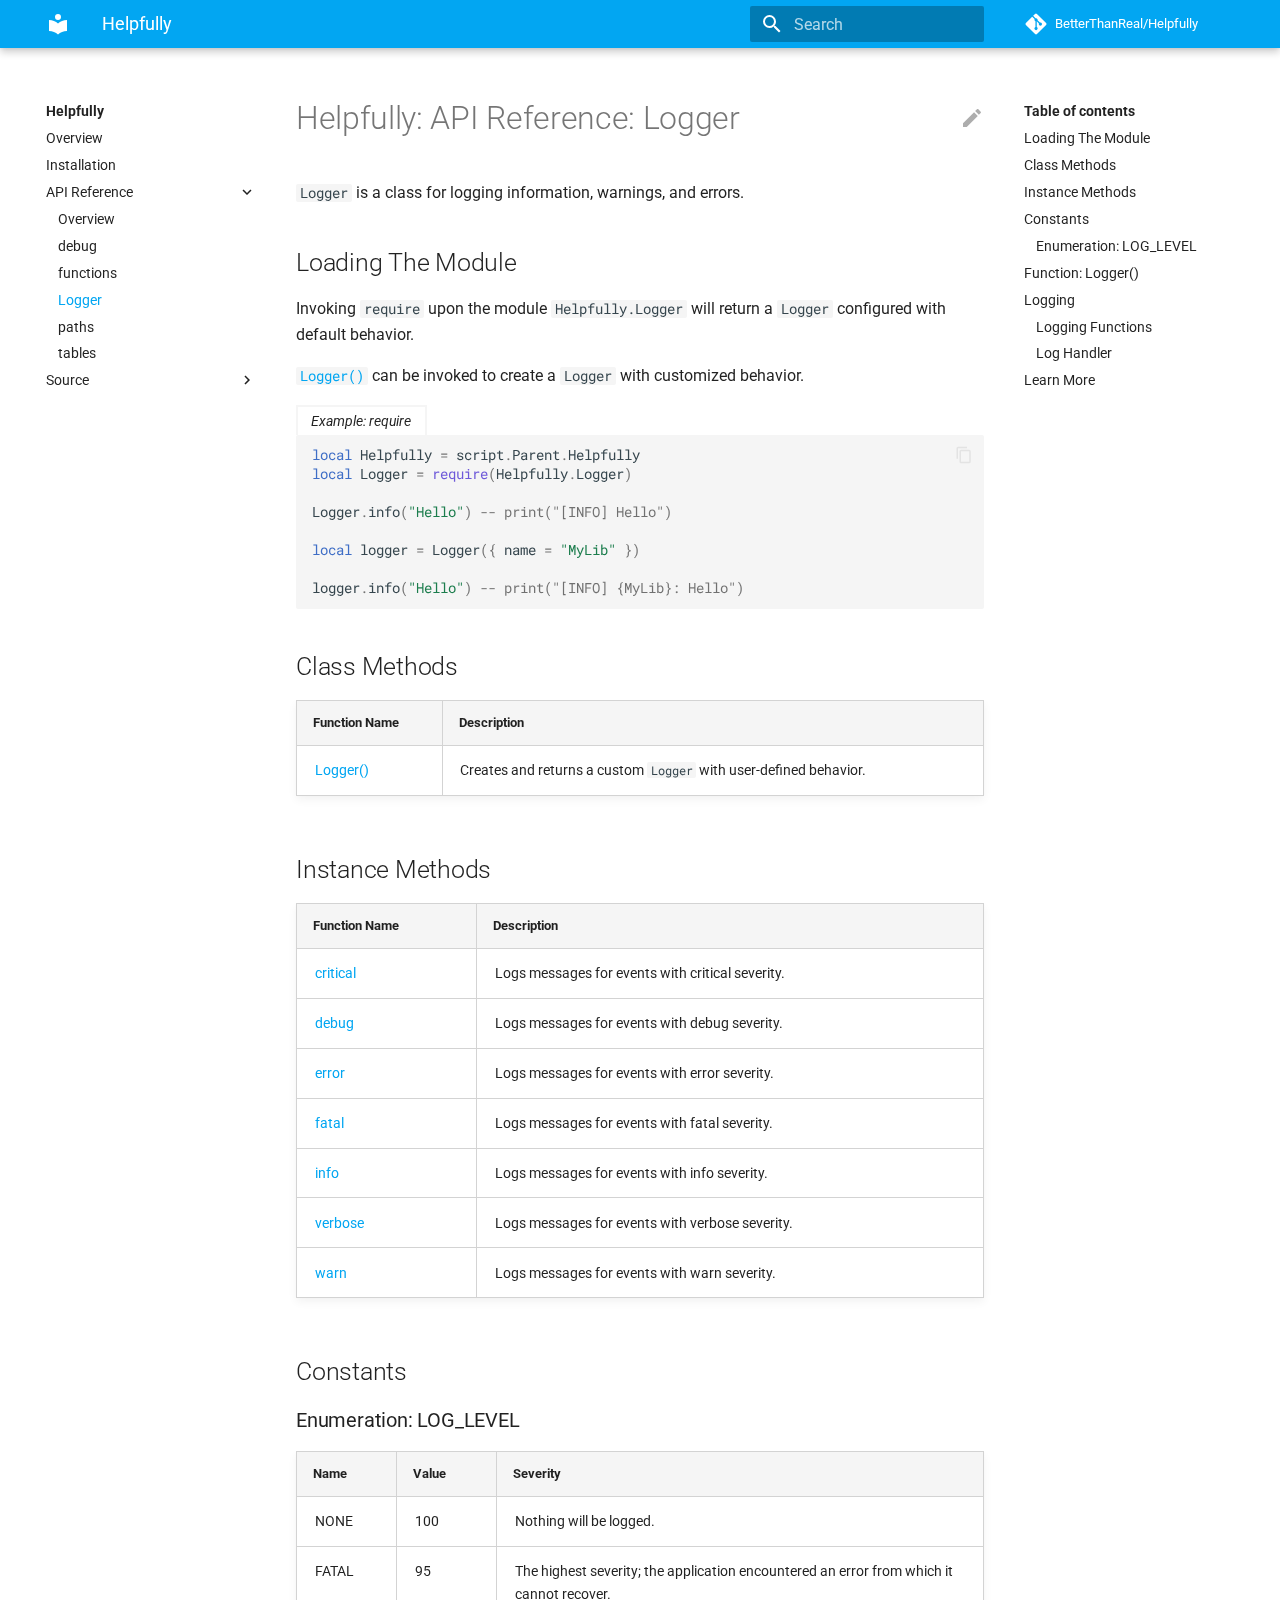
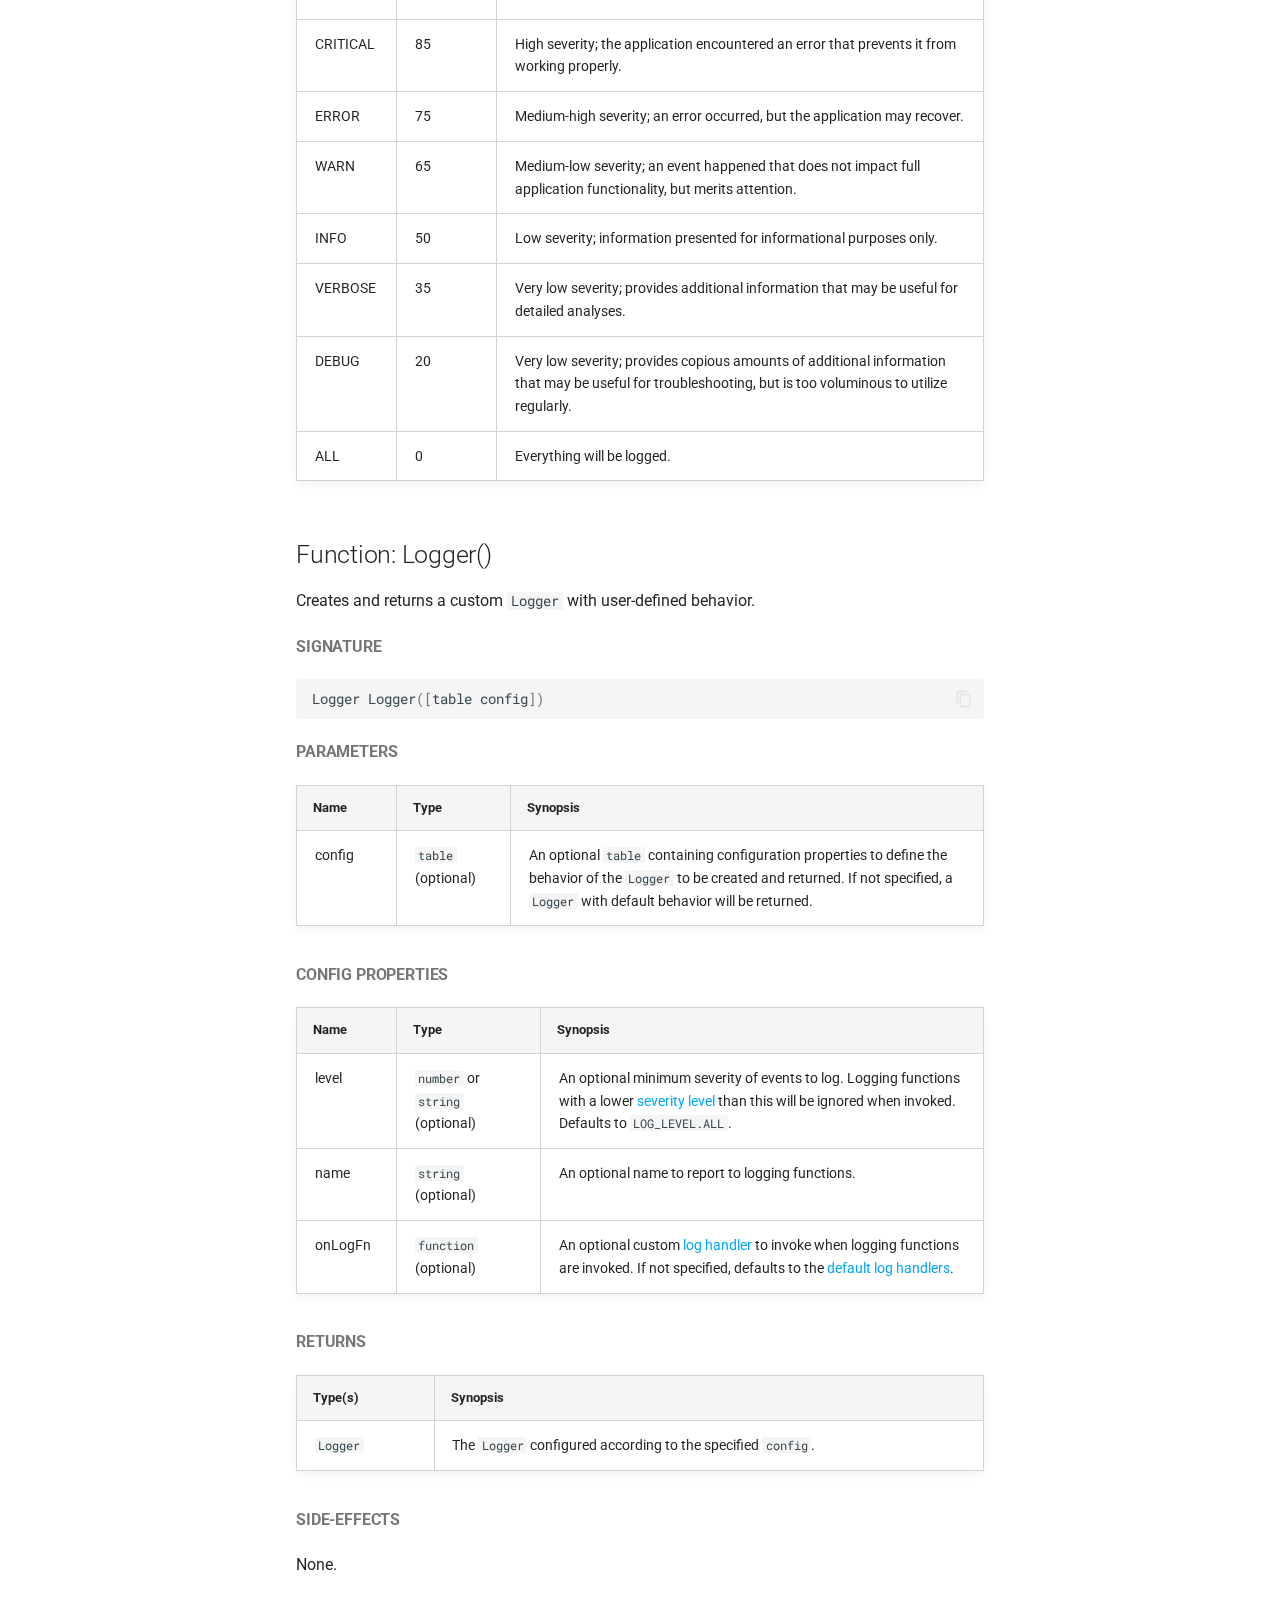
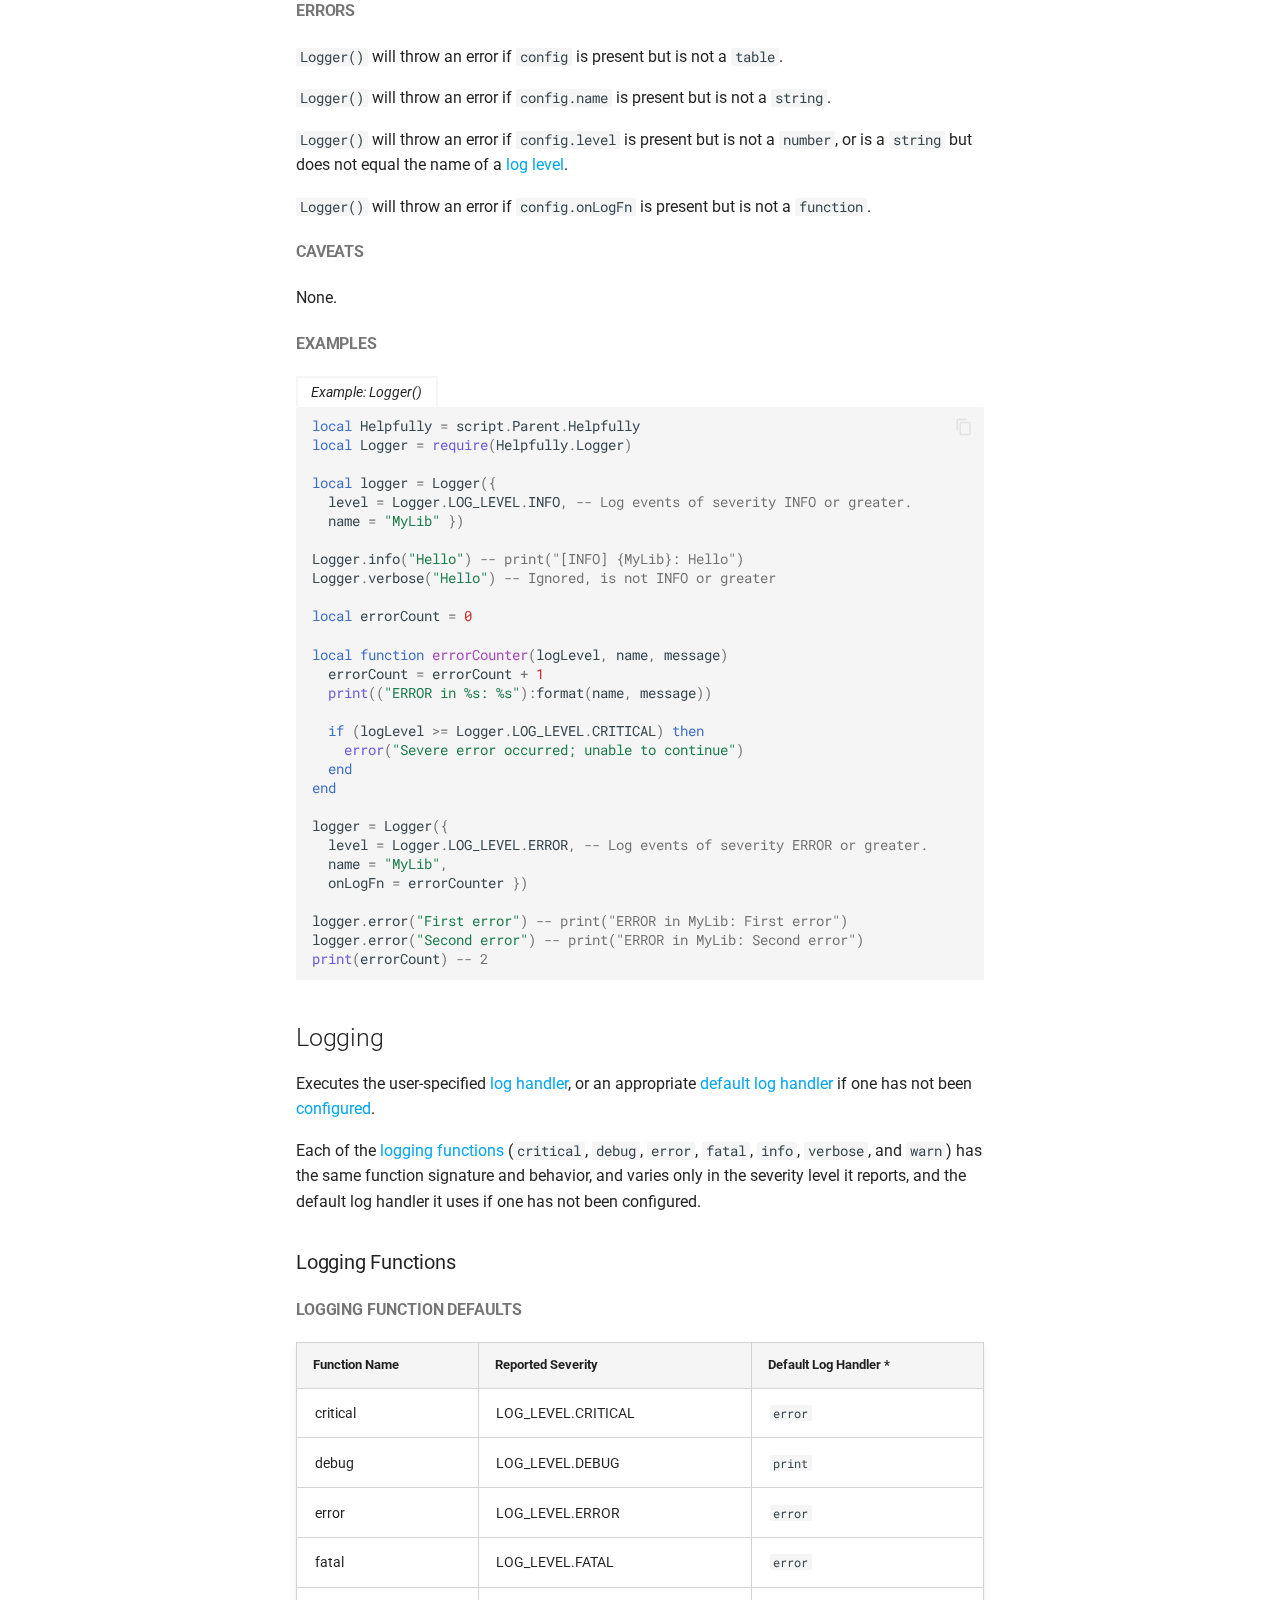
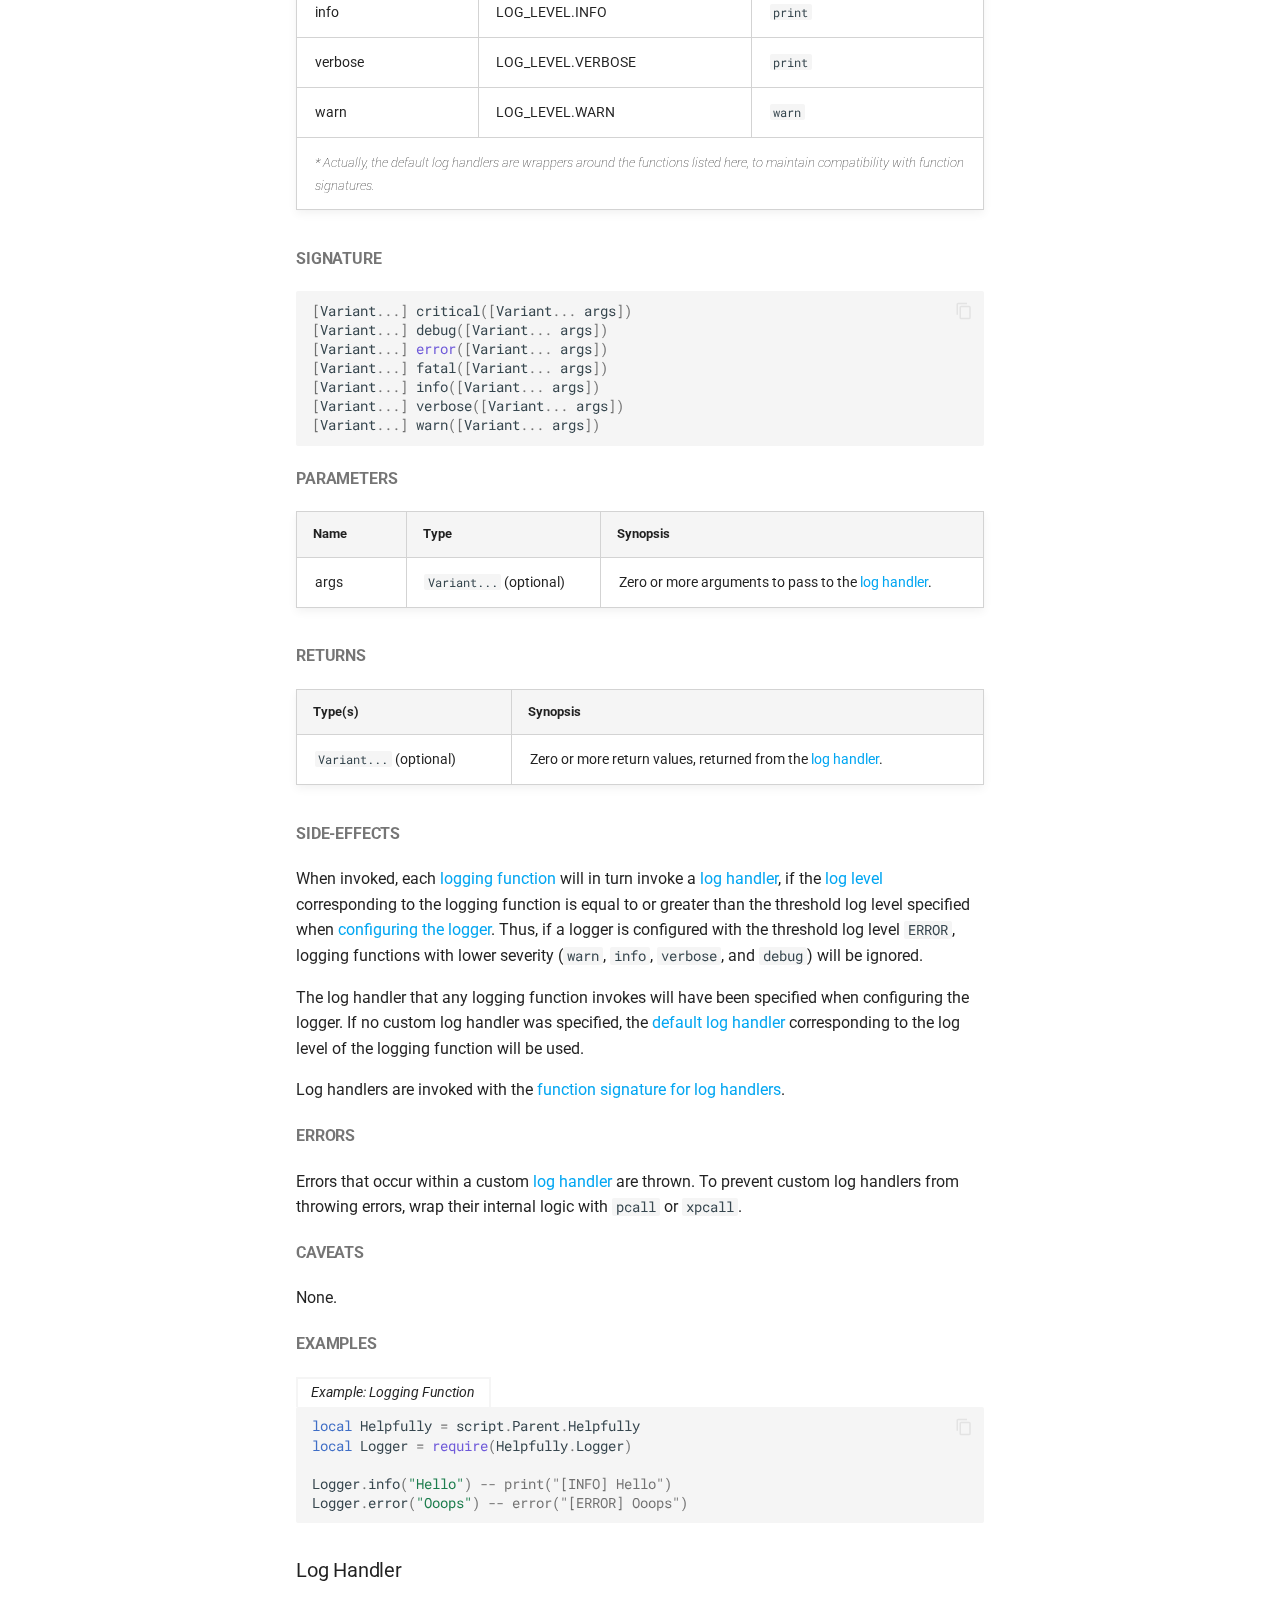
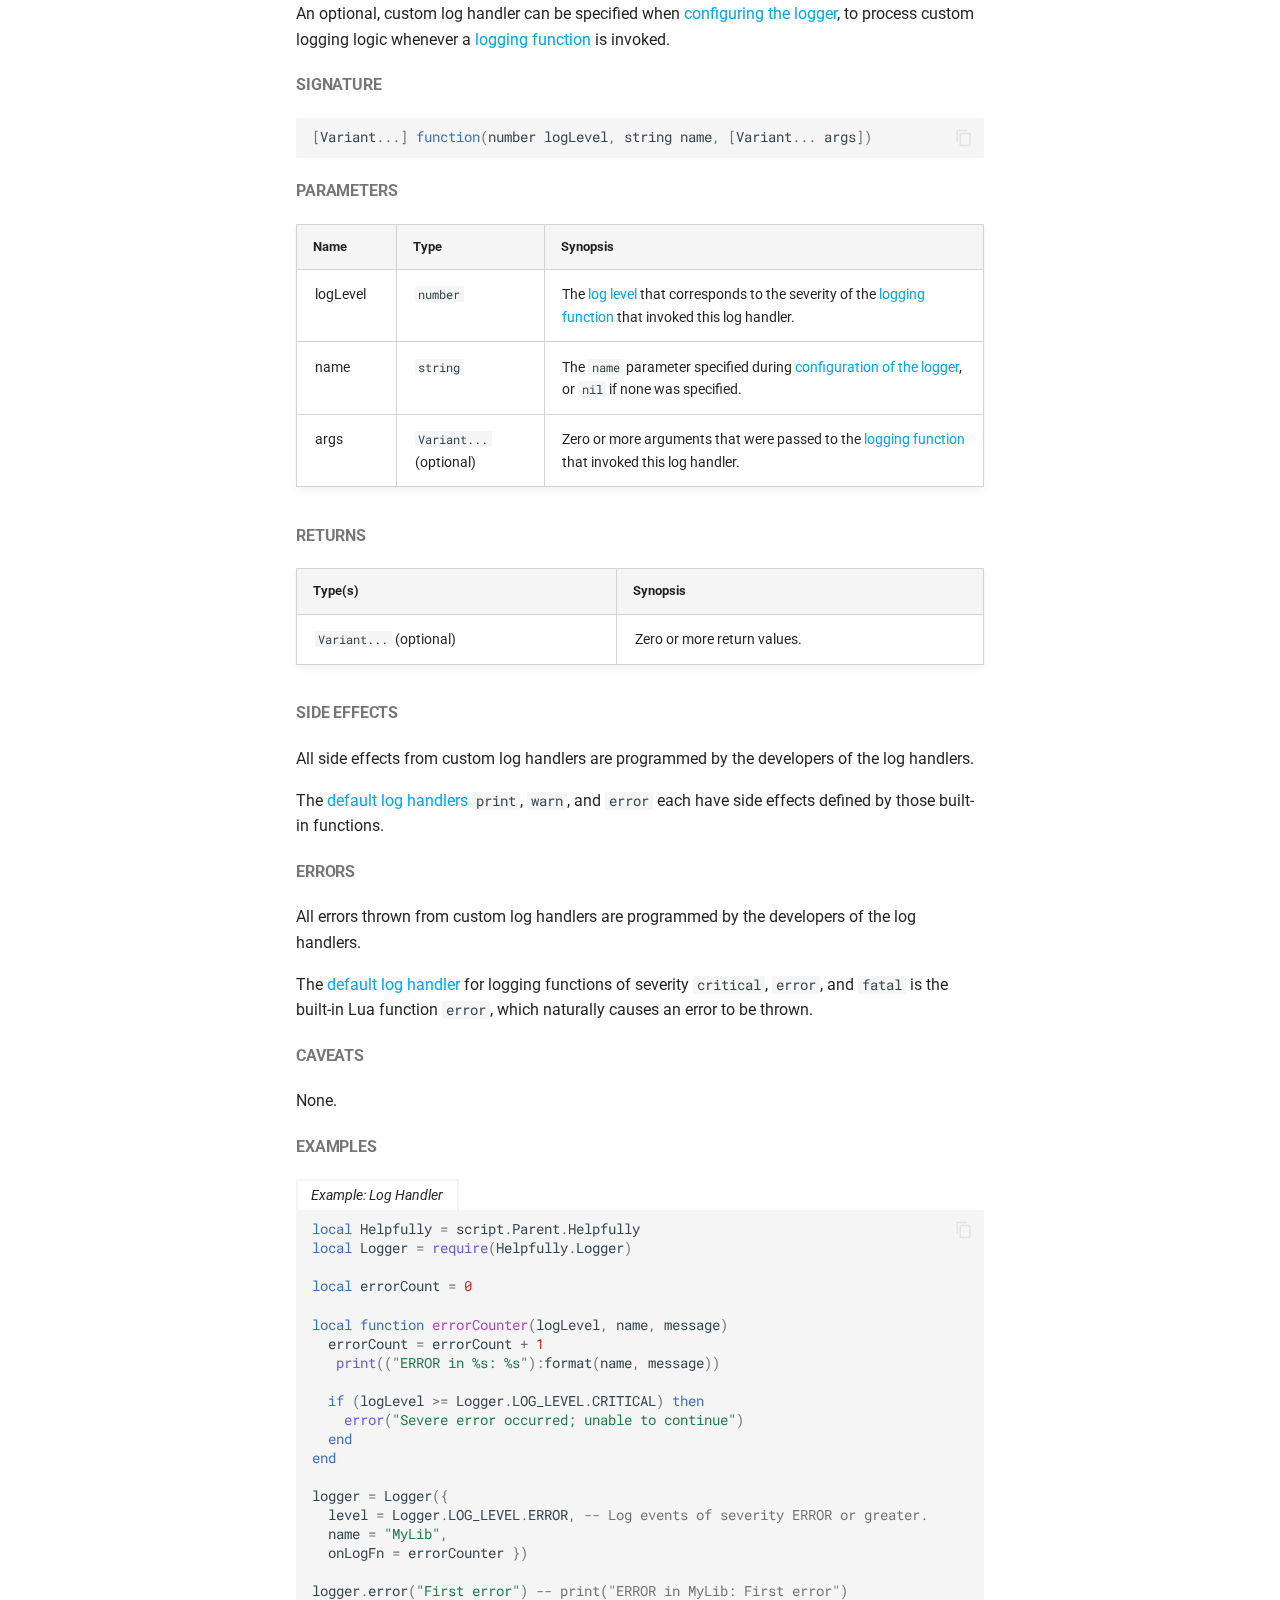
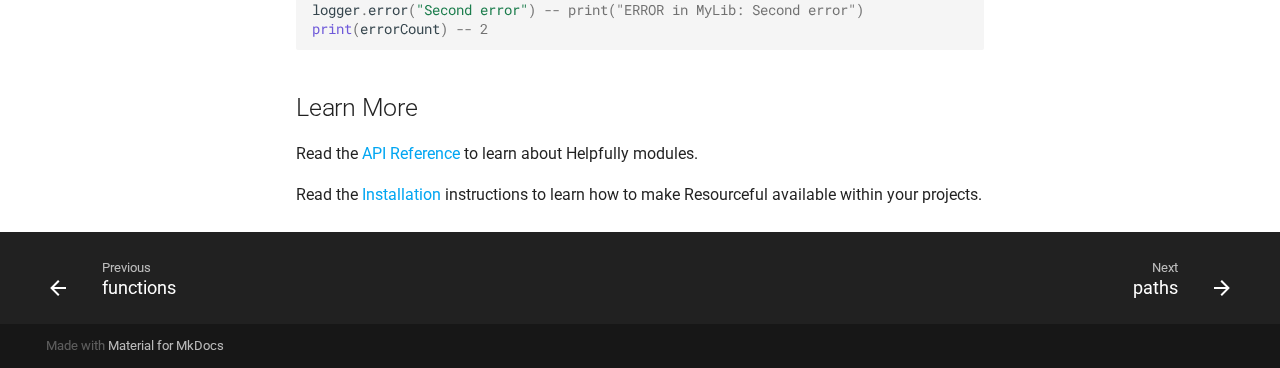
<file: api-reference/Logger/index.html>
<!doctype html>
<html lang="en" class="no-js">
  <head>
    
      <meta charset="utf-8">
      <meta name="viewport" content="width=device-width,initial-scale=1">
      
      
      
      
      <link rel="icon" href="../../assets/images/favicon.png">
      <meta name="generator" content="mkdocs-1.1.2, mkdocs-material-7.1.3">
    
    
      
        <title>Logger - Helpfully</title>
      
    
    
      <link rel="stylesheet" href="../../assets/stylesheets/main.e35208c4.min.css">
      
        
        <link rel="stylesheet" href="../../assets/stylesheets/palette.ef6f36e2.min.css">
        
          
          
          <meta name="theme-color" content="#02a6f2">
        
      
    
    
    
      
        
        <link rel="preconnect" href="https://fonts.gstatic.com" crossorigin>
        <link rel="stylesheet" href="https://fonts.googleapis.com/css?family=Roboto:300,400,400i,700%7CRoboto+Mono&display=fallback">
        <style>:root{--md-text-font-family:"Roboto";--md-code-font-family:"Roboto Mono"}</style>
      
    
    
    
      <link rel="stylesheet" href="../../css/extra.css">
    
    
      
    
    
  </head>
  
  
    
    
    
    
    
    <body dir="ltr" data-md-color-scheme="preference" data-md-color-primary="light-blue" data-md-color-accent="light-blue">
  
    
    <script>function __prefix(e){return new URL("../..",location).pathname+"."+e}function __get(e,t=localStorage){return JSON.parse(t.getItem(__prefix(e)))}</script>
    
    <input class="md-toggle" data-md-toggle="drawer" type="checkbox" id="__drawer" autocomplete="off">
    <input class="md-toggle" data-md-toggle="search" type="checkbox" id="__search" autocomplete="off">
    <label class="md-overlay" for="__drawer"></label>
    <div data-md-component="skip">
      
        
        <a href="#helpfully-api-reference-logger" class="md-skip">
          Skip to content
        </a>
      
    </div>
    <div data-md-component="announce">
      
    </div>
    
      <header class="md-header" data-md-component="header">
  <nav class="md-header__inner md-grid" aria-label="Header">
    <a href="../.." title="Helpfully" class="md-header__button md-logo" aria-label="Helpfully" data-md-component="logo">
      
  
  <svg xmlns="http://www.w3.org/2000/svg" viewBox="0 0 24 24"><path d="M12 8a3 3 0 0 0 3-3 3 3 0 0 0-3-3 3 3 0 0 0-3 3 3 3 0 0 0 3 3m0 3.54C9.64 9.35 6.5 8 3 8v11c3.5 0 6.64 1.35 9 3.54 2.36-2.19 5.5-3.54 9-3.54V8c-3.5 0-6.64 1.35-9 3.54z"/></svg>

    </a>
    <label class="md-header__button md-icon" for="__drawer">
      <svg xmlns="http://www.w3.org/2000/svg" viewBox="0 0 24 24"><path d="M3 6h18v2H3V6m0 5h18v2H3v-2m0 5h18v2H3v-2z"/></svg>
    </label>
    <div class="md-header__title" data-md-component="header-title">
      <div class="md-header__ellipsis">
        <div class="md-header__topic">
          <span class="md-ellipsis">
            Helpfully
          </span>
        </div>
        <div class="md-header__topic" data-md-component="header-topic">
          <span class="md-ellipsis">
            
              Logger
            
          </span>
        </div>
      </div>
    </div>
    
    
    
      <label class="md-header__button md-icon" for="__search">
        <svg xmlns="http://www.w3.org/2000/svg" viewBox="0 0 24 24"><path d="M9.5 3A6.5 6.5 0 0 1 16 9.5c0 1.61-.59 3.09-1.56 4.23l.27.27h.79l5 5-1.5 1.5-5-5v-.79l-.27-.27A6.516 6.516 0 0 1 9.5 16 6.5 6.5 0 0 1 3 9.5 6.5 6.5 0 0 1 9.5 3m0 2C7 5 5 7 5 9.5S7 14 9.5 14 14 12 14 9.5 12 5 9.5 5z"/></svg>
      </label>
      
<div class="md-search" data-md-component="search" role="dialog">
  <label class="md-search__overlay" for="__search"></label>
  <div class="md-search__inner" role="search">
    <form class="md-search__form" name="search">
      <input type="text" class="md-search__input" name="query" aria-label="Search" placeholder="Search" autocapitalize="off" autocorrect="off" autocomplete="off" spellcheck="false" data-md-component="search-query" data-md-state="active" required>
      <label class="md-search__icon md-icon" for="__search">
        <svg xmlns="http://www.w3.org/2000/svg" viewBox="0 0 24 24"><path d="M9.5 3A6.5 6.5 0 0 1 16 9.5c0 1.61-.59 3.09-1.56 4.23l.27.27h.79l5 5-1.5 1.5-5-5v-.79l-.27-.27A6.516 6.516 0 0 1 9.5 16 6.5 6.5 0 0 1 3 9.5 6.5 6.5 0 0 1 9.5 3m0 2C7 5 5 7 5 9.5S7 14 9.5 14 14 12 14 9.5 12 5 9.5 5z"/></svg>
        <svg xmlns="http://www.w3.org/2000/svg" viewBox="0 0 24 24"><path d="M20 11v2H8l5.5 5.5-1.42 1.42L4.16 12l7.92-7.92L13.5 5.5 8 11h12z"/></svg>
      </label>
      <button type="reset" class="md-search__icon md-icon" aria-label="Clear" tabindex="-1">
        <svg xmlns="http://www.w3.org/2000/svg" viewBox="0 0 24 24"><path d="M19 6.41 17.59 5 12 10.59 6.41 5 5 6.41 10.59 12 5 17.59 6.41 19 12 13.41 17.59 19 19 17.59 13.41 12 19 6.41z"/></svg>
      </button>
    </form>
    <div class="md-search__output">
      <div class="md-search__scrollwrap" data-md-scrollfix>
        <div class="md-search-result" data-md-component="search-result">
          <div class="md-search-result__meta">
            Initializing search
          </div>
          <ol class="md-search-result__list"></ol>
        </div>
      </div>
    </div>
  </div>
</div>
    
    
      <div class="md-header__source">
        
<a href="https://github.com/BetterThanReal/Helpfully/" title="Go to repository" class="md-source" data-md-component="source">
  <div class="md-source__icon md-icon">
    
    <svg xmlns="http://www.w3.org/2000/svg" viewBox="0 0 448 512"><path d="M439.55 236.05 244 40.45a28.87 28.87 0 0 0-40.81 0l-40.66 40.63 51.52 51.52c27.06-9.14 52.68 16.77 43.39 43.68l49.66 49.66c34.23-11.8 61.18 31 35.47 56.69-26.49 26.49-70.21-2.87-56-37.34L240.22 199v121.85c25.3 12.54 22.26 41.85 9.08 55a34.34 34.34 0 0 1-48.55 0c-17.57-17.6-11.07-46.91 11.25-56v-123c-20.8-8.51-24.6-30.74-18.64-45L142.57 101 8.45 235.14a28.86 28.86 0 0 0 0 40.81l195.61 195.6a28.86 28.86 0 0 0 40.8 0l194.69-194.69a28.86 28.86 0 0 0 0-40.81z"/></svg>
  </div>
  <div class="md-source__repository">
    BetterThanReal/Helpfully
  </div>
</a>
      </div>
    
  </nav>
</header>
    
    <div class="md-container" data-md-component="container">
      
      
        
      
      <main class="md-main" data-md-component="main">
        <div class="md-main__inner md-grid">
          
            
              
              <div class="md-sidebar md-sidebar--primary" data-md-component="sidebar" data-md-type="navigation" >
                <div class="md-sidebar__scrollwrap">
                  <div class="md-sidebar__inner">
                    


<nav class="md-nav md-nav--primary" aria-label="Navigation" data-md-level="0">
  <label class="md-nav__title" for="__drawer">
    <a href="../.." title="Helpfully" class="md-nav__button md-logo" aria-label="Helpfully" data-md-component="logo">
      
  
  <svg xmlns="http://www.w3.org/2000/svg" viewBox="0 0 24 24"><path d="M12 8a3 3 0 0 0 3-3 3 3 0 0 0-3-3 3 3 0 0 0-3 3 3 3 0 0 0 3 3m0 3.54C9.64 9.35 6.5 8 3 8v11c3.5 0 6.64 1.35 9 3.54 2.36-2.19 5.5-3.54 9-3.54V8c-3.5 0-6.64 1.35-9 3.54z"/></svg>

    </a>
    Helpfully
  </label>
  
    <div class="md-nav__source">
      
<a href="https://github.com/BetterThanReal/Helpfully/" title="Go to repository" class="md-source" data-md-component="source">
  <div class="md-source__icon md-icon">
    
    <svg xmlns="http://www.w3.org/2000/svg" viewBox="0 0 448 512"><path d="M439.55 236.05 244 40.45a28.87 28.87 0 0 0-40.81 0l-40.66 40.63 51.52 51.52c27.06-9.14 52.68 16.77 43.39 43.68l49.66 49.66c34.23-11.8 61.18 31 35.47 56.69-26.49 26.49-70.21-2.87-56-37.34L240.22 199v121.85c25.3 12.54 22.26 41.85 9.08 55a34.34 34.34 0 0 1-48.55 0c-17.57-17.6-11.07-46.91 11.25-56v-123c-20.8-8.51-24.6-30.74-18.64-45L142.57 101 8.45 235.14a28.86 28.86 0 0 0 0 40.81l195.61 195.6a28.86 28.86 0 0 0 40.8 0l194.69-194.69a28.86 28.86 0 0 0 0-40.81z"/></svg>
  </div>
  <div class="md-source__repository">
    BetterThanReal/Helpfully
  </div>
</a>
    </div>
  
  <ul class="md-nav__list" data-md-scrollfix>
    
      
      
      

  
  
  
    <li class="md-nav__item">
      <a href="../.." class="md-nav__link">
        Overview
      </a>
    </li>
  

    
      
      
      

  
  
  
    <li class="md-nav__item">
      <a href="../../installation/" class="md-nav__link">
        Installation
      </a>
    </li>
  

    
      
      
      

  
  
    
  
  
    
    <li class="md-nav__item md-nav__item--active md-nav__item--nested">
      
      
        <input class="md-nav__toggle md-toggle" data-md-toggle="__nav_3" type="checkbox" id="__nav_3" checked>
      
      <label class="md-nav__link" for="__nav_3">
        API Reference
        <span class="md-nav__icon md-icon"></span>
      </label>
      <nav class="md-nav" aria-label="API Reference" data-md-level="1">
        <label class="md-nav__title" for="__nav_3">
          <span class="md-nav__icon md-icon"></span>
          API Reference
        </label>
        <ul class="md-nav__list" data-md-scrollfix>
          
            
  
  
  
    <li class="md-nav__item">
      <a href="../" class="md-nav__link">
        Overview
      </a>
    </li>
  

          
            
  
  
  
    <li class="md-nav__item">
      <a href="../debug/" class="md-nav__link">
        debug
      </a>
    </li>
  

          
            
  
  
  
    <li class="md-nav__item">
      <a href="../functions/" class="md-nav__link">
        functions
      </a>
    </li>
  

          
            
  
  
    
  
  
    <li class="md-nav__item md-nav__item--active">
      
      <input class="md-nav__toggle md-toggle" data-md-toggle="toc" type="checkbox" id="__toc">
      
      
        
      
      
        <label class="md-nav__link md-nav__link--active" for="__toc">
          Logger
          <span class="md-nav__icon md-icon"></span>
        </label>
      
      <a href="./" class="md-nav__link md-nav__link--active">
        Logger
      </a>
      
        
<nav class="md-nav md-nav--secondary" aria-label="Table of contents">
  
  
  
    
  
  
    <label class="md-nav__title" for="__toc">
      <span class="md-nav__icon md-icon"></span>
      Table of contents
    </label>
    <ul class="md-nav__list" data-md-component="toc" data-md-scrollfix>
      
        <li class="md-nav__item">
  <a href="#loading-the-module" class="md-nav__link">
    Loading The Module
  </a>
  
</li>
      
        <li class="md-nav__item">
  <a href="#class-methods" class="md-nav__link">
    Class Methods
  </a>
  
</li>
      
        <li class="md-nav__item">
  <a href="#instance-methods" class="md-nav__link">
    Instance Methods
  </a>
  
</li>
      
        <li class="md-nav__item">
  <a href="#constants" class="md-nav__link">
    Constants
  </a>
  
    <nav class="md-nav" aria-label="Constants">
      <ul class="md-nav__list">
        
          <li class="md-nav__item">
  <a href="#enumeration-log_level" class="md-nav__link">
    Enumeration: LOG_LEVEL
  </a>
  
</li>
        
      </ul>
    </nav>
  
</li>
      
        <li class="md-nav__item">
  <a href="#function-logger" class="md-nav__link">
    Function: Logger()
  </a>
  
</li>
      
        <li class="md-nav__item">
  <a href="#logging" class="md-nav__link">
    Logging
  </a>
  
    <nav class="md-nav" aria-label="Logging">
      <ul class="md-nav__list">
        
          <li class="md-nav__item">
  <a href="#logging-functions" class="md-nav__link">
    Logging Functions
  </a>
  
</li>
        
          <li class="md-nav__item">
  <a href="#log-handler" class="md-nav__link">
    Log Handler
  </a>
  
</li>
        
      </ul>
    </nav>
  
</li>
      
        <li class="md-nav__item">
  <a href="#learn-more" class="md-nav__link">
    Learn More
  </a>
  
</li>
      
    </ul>
  
</nav>
      
    </li>
  

          
            
  
  
  
    <li class="md-nav__item">
      <a href="../paths/" class="md-nav__link">
        paths
      </a>
    </li>
  

          
            
  
  
  
    <li class="md-nav__item">
      <a href="../tables/" class="md-nav__link">
        tables
      </a>
    </li>
  

          
        </ul>
      </nav>
    </li>
  

    
      
      
      

  
  
  
    
    <li class="md-nav__item md-nav__item--nested">
      
      
        <input class="md-nav__toggle md-toggle" data-md-toggle="__nav_4" type="checkbox" id="__nav_4" >
      
      <label class="md-nav__link" for="__nav_4">
        Source
        <span class="md-nav__icon md-icon"></span>
      </label>
      <nav class="md-nav" aria-label="Source" data-md-level="1">
        <label class="md-nav__title" for="__nav_4">
          <span class="md-nav__icon md-icon"></span>
          Source
        </label>
        <ul class="md-nav__list" data-md-scrollfix>
          
            
  
  
  
    <li class="md-nav__item">
      <a href="../../changelog/" class="md-nav__link">
        Changelog
      </a>
    </li>
  

          
            
  
  
  
    <li class="md-nav__item">
      <a href="../../license/" class="md-nav__link">
        License
      </a>
    </li>
  

          
        </ul>
      </nav>
    </li>
  

    
  </ul>
</nav>
                  </div>
                </div>
              </div>
            
            
              
              <div class="md-sidebar md-sidebar--secondary" data-md-component="sidebar" data-md-type="toc" >
                <div class="md-sidebar__scrollwrap">
                  <div class="md-sidebar__inner">
                    
<nav class="md-nav md-nav--secondary" aria-label="Table of contents">
  
  
  
    
  
  
    <label class="md-nav__title" for="__toc">
      <span class="md-nav__icon md-icon"></span>
      Table of contents
    </label>
    <ul class="md-nav__list" data-md-component="toc" data-md-scrollfix>
      
        <li class="md-nav__item">
  <a href="#loading-the-module" class="md-nav__link">
    Loading The Module
  </a>
  
</li>
      
        <li class="md-nav__item">
  <a href="#class-methods" class="md-nav__link">
    Class Methods
  </a>
  
</li>
      
        <li class="md-nav__item">
  <a href="#instance-methods" class="md-nav__link">
    Instance Methods
  </a>
  
</li>
      
        <li class="md-nav__item">
  <a href="#constants" class="md-nav__link">
    Constants
  </a>
  
    <nav class="md-nav" aria-label="Constants">
      <ul class="md-nav__list">
        
          <li class="md-nav__item">
  <a href="#enumeration-log_level" class="md-nav__link">
    Enumeration: LOG_LEVEL
  </a>
  
</li>
        
      </ul>
    </nav>
  
</li>
      
        <li class="md-nav__item">
  <a href="#function-logger" class="md-nav__link">
    Function: Logger()
  </a>
  
</li>
      
        <li class="md-nav__item">
  <a href="#logging" class="md-nav__link">
    Logging
  </a>
  
    <nav class="md-nav" aria-label="Logging">
      <ul class="md-nav__list">
        
          <li class="md-nav__item">
  <a href="#logging-functions" class="md-nav__link">
    Logging Functions
  </a>
  
</li>
        
          <li class="md-nav__item">
  <a href="#log-handler" class="md-nav__link">
    Log Handler
  </a>
  
</li>
        
      </ul>
    </nav>
  
</li>
      
        <li class="md-nav__item">
  <a href="#learn-more" class="md-nav__link">
    Learn More
  </a>
  
</li>
      
    </ul>
  
</nav>
                  </div>
                </div>
              </div>
            
          
          <div class="md-content" data-md-component="content">
            <article class="md-content__inner md-typeset">
              
                
                  <a href="https://github.com/BetterThanReal/Helpfully/edit/master/docs/api-reference/Logger.md" title="Edit this page" class="md-content__button md-icon">
                    <svg xmlns="http://www.w3.org/2000/svg" viewBox="0 0 24 24"><path d="M20.71 7.04c.39-.39.39-1.04 0-1.41l-2.34-2.34c-.37-.39-1.02-.39-1.41 0l-1.84 1.83 3.75 3.75M3 17.25V21h3.75L17.81 9.93l-3.75-3.75L3 17.25z"/></svg>
                  </a>
                
                
                <h1 id="helpfully-api-reference-logger">Helpfully: API Reference: Logger<a class="headerlink" href="#helpfully-api-reference-logger" title="Permanent link">&para;</a></h1>
<p><code>Logger</code> is a class for logging information, warnings, and errors.</p>
<h2 id="loading-the-module">Loading The Module<a class="headerlink" href="#loading-the-module" title="Permanent link">&para;</a></h2>
<p>Invoking <code>require</code> upon the module <code>Helpfully.Logger</code> will return a <code>Logger</code>
configured with default behavior.</p>
<p><a href="#function-logger" title="Function: Logger()"><code>Logger()</code></a> can be invoked to create a <code>Logger</code> with
customized behavior.</p>
<figure><figcaption><em>Example: require</em></figcaption></figure>

<div class="highlight"><pre><span></span><code><span class="kd">local</span> <span class="n">Helpfully</span> <span class="o">=</span> <span class="n">script</span><span class="p">.</span><span class="n">Parent</span><span class="p">.</span><span class="n">Helpfully</span>
<span class="kd">local</span> <span class="n">Logger</span> <span class="o">=</span> <span class="nb">require</span><span class="p">(</span><span class="n">Helpfully</span><span class="p">.</span><span class="n">Logger</span><span class="p">)</span>

<span class="n">Logger</span><span class="p">.</span><span class="n">info</span><span class="p">(</span><span class="s2">&quot;Hello&quot;</span><span class="p">)</span> <span class="c1">-- print(&quot;[INFO] Hello&quot;)</span>

<span class="kd">local</span> <span class="n">logger</span> <span class="o">=</span> <span class="n">Logger</span><span class="p">({</span> <span class="n">name</span> <span class="o">=</span> <span class="s2">&quot;MyLib&quot;</span> <span class="p">})</span>

<span class="n">logger</span><span class="p">.</span><span class="n">info</span><span class="p">(</span><span class="s2">&quot;Hello&quot;</span><span class="p">)</span> <span class="c1">-- print(&quot;[INFO] {MyLib}: Hello&quot;)</span>
</code></pre></div>
<h2 id="class-methods">Class Methods<a class="headerlink" href="#class-methods" title="Permanent link">&para;</a></h2>
<table>
<thead>
<tr><th>Function Name</th><th>Description</th></tr>
</thead>
<tbody>
<tr><td><a href='#function-logger'>Logger()</a></td>
<td>Creates and returns a custom <code>Logger</code> with user-defined
behavior.</td></tr>
</tbody></table>

<h2 id="instance-methods">Instance Methods<a class="headerlink" href="#instance-methods" title="Permanent link">&para;</a></h2>
<table>
<thead>
<tr><th>Function Name</th><th>Description</th></tr>
</thead>
<tbody>
<tr><td><a href='#logging-functions'>critical</a></td>
<td>Logs messages for events with critical severity.</td></tr>
<tr><td><a href='#logging-functions'>debug</a></td>
<td>Logs messages for events with debug severity.</td></tr>
<tr><td><a href='#logging-functions'>error</a></td>
<td>Logs messages for events with error severity.</td></tr>
<tr><td><a href='#logging-functions'>fatal</a></td>
<td>Logs messages for events with fatal severity.</td></tr>
<tr><td><a href='#logging-functions'>info</a></td>
<td>Logs messages for events with info severity.</td></tr>
<tr><td><a href='#logging-functions'>verbose</a></td>
<td>Logs messages for events with verbose severity.</td></tr>
<tr><td><a href='#logging-functions'>warn</a></td>
<td>Logs messages for events with warn severity.</td></tr>
</tbody></table>

<h2 id="constants">Constants<a class="headerlink" href="#constants" title="Permanent link">&para;</a></h2>
<h3 id="enumeration-log_level">Enumeration: LOG_LEVEL<a class="headerlink" href="#enumeration-log_level" title="Permanent link">&para;</a></h3>
<table>
<thead>
<tr><th>Name</th><th>Value</th><th>Severity</th></tr>
</thead>
<tbody>
<tr><td>NONE</td><td>100</td><td>Nothing will be logged.</td></tr>
<tr><td>FATAL</td><td>95</td><td>The highest severity; the application
encountered an error from which it cannot recover.</td></tr>
<tr><td>CRITICAL</td><td>85</td><td>High severity; the application encountered
an error that prevents it from working properly.</td></tr>
<tr><td>ERROR</td><td>75</td><td>Medium-high severity; an error occurred, but
the application may recover.</td></tr>
<tr><td>WARN</td><td>65</td><td>Medium-low severity; an event happened that
does not impact full application functionality, but merits attention.
</td></tr>
<tr><td>INFO</td><td>50</td><td>Low severity; information presented for
informational purposes only.</td></tr>
<tr><td>VERBOSE</td><td>35</td><td>Very low severity; provides additional
information that may be useful for detailed analyses.</tr>
<tr><td>DEBUG</td><td>20</td><td>Very low severity; provides copious amounts
of additional information that may be useful for troubleshooting, but is
too voluminous to utilize regularly.</td></tr>
<tr><td>ALL</td><td>0</td><td>Everything will be logged.
</td></tr>
</tbody></table>

<h2 id="function-logger">Function: Logger()<a class="headerlink" href="#function-logger" title="Permanent link">&para;</a></h2>
<p>Creates and returns a custom <code>Logger</code> with user-defined behavior.</p>
<h5 id="signature">Signature<a class="headerlink" href="#signature" title="Permanent link">&para;</a></h5>
<div class="highlight"><pre><span></span><code><span class="n">Logger</span> <span class="n">Logger</span><span class="p">([</span><span class="n">table</span> <span class="n">config</span><span class="p">])</span>
</code></pre></div>
<h5 id="parameters">Parameters<a class="headerlink" href="#parameters" title="Permanent link">&para;</a></h5>
<table>
<thead>
<tr class='header'>
  <th>Name</th><th>Type</th><th>Synopsis</th></tr>
</thead>
<tbody>
<tr><td>config</td><td><code>table</code> (optional)</td>
<td>An optional <code>table</code> containing configuration properties to
define the behavior of the <code>Logger</code> to be created and
returned.  If not specified, a <code>Logger</code> with default behavior will
be returned.</td></tr>
</tbody>
</table>

<h5 id="config-properties">config Properties<a class="headerlink" href="#config-properties" title="Permanent link">&para;</a></h5>
<table>
<thead>
<tr class='header'>
  <th>Name</th><th>Type</th><th>Synopsis</th></tr>
</thead>
<tbody>
<tr><td>level</td><td><code>number</code> or <code>string</code>
(optional)</td>
<td>An optional minimum severity of events to log.  Logging functions with a
lower <a href="#enumeration-log_level">severity level</a> than this will be
ignored when invoked.  Defaults to <code>LOG_LEVEL.ALL</code>.</td></tr>
<tr><td>name</td><td><code>string</code> (optional)</td>
<td>An optional name to report to logging functions.</td></tr>
<tr><td>onLogFn</td><td><code>function</code> (optional)</td>
<td>An optional custom <a href="#log-handler">log handler</a> to invoke when
logging functions are invoked.  If not specified, defaults to the
<a href="#logging-function-defaults">default log handlers</a>.</td></tr>
</tbody>
</table>

<h5 id="returns">Returns<a class="headerlink" href="#returns" title="Permanent link">&para;</a></h5>
<table>
<thead>
<tr class='header'>
  <th>Type(s)</th><th>Synopsis</th></tr>
</thead>
<tbody>
<tr><td><code>Logger</code></td>
<td>The <code>Logger</code> configured according to the specified
<code>config</code>.</td></tr>
</tbody>
</table>

<h5 id="side-effects">Side-Effects<a class="headerlink" href="#side-effects" title="Permanent link">&para;</a></h5>
<p>None.</p>
<h5 id="errors">Errors<a class="headerlink" href="#errors" title="Permanent link">&para;</a></h5>
<p><code>Logger()</code> will throw an error if <code>config</code> is present but is not a <code>table</code>.</p>
<p><code>Logger()</code> will throw an error if <code>config.name</code> is present but is not a
<code>string</code>.</p>
<p><code>Logger()</code> will throw an error if <code>config.level</code> is present but is not a
<code>number</code>, or is a <code>string</code> but does not equal the name of a
<a href="#enumeration-log_level" title="Enumeration: LOG_LEVEL">log level</a>.</p>
<p><code>Logger()</code> will throw an error if <code>config.onLogFn</code> is present but is not a
<code>function</code>.</p>
<h5 id="caveats">Caveats<a class="headerlink" href="#caveats" title="Permanent link">&para;</a></h5>
<p>None.</p>
<h5 id="examples">Examples<a class="headerlink" href="#examples" title="Permanent link">&para;</a></h5>
<figure><figcaption><em>Example: Logger()</em></figcaption></figure>

<div class="highlight"><pre><span></span><code><span class="kd">local</span> <span class="n">Helpfully</span> <span class="o">=</span> <span class="n">script</span><span class="p">.</span><span class="n">Parent</span><span class="p">.</span><span class="n">Helpfully</span>
<span class="kd">local</span> <span class="n">Logger</span> <span class="o">=</span> <span class="nb">require</span><span class="p">(</span><span class="n">Helpfully</span><span class="p">.</span><span class="n">Logger</span><span class="p">)</span>

<span class="kd">local</span> <span class="n">logger</span> <span class="o">=</span> <span class="n">Logger</span><span class="p">({</span>
  <span class="n">level</span> <span class="o">=</span> <span class="n">Logger</span><span class="p">.</span><span class="n">LOG_LEVEL</span><span class="p">.</span><span class="n">INFO</span><span class="p">,</span> <span class="c1">-- Log events of severity INFO or greater.</span>
  <span class="n">name</span> <span class="o">=</span> <span class="s2">&quot;MyLib&quot;</span> <span class="p">})</span>

<span class="n">Logger</span><span class="p">.</span><span class="n">info</span><span class="p">(</span><span class="s2">&quot;Hello&quot;</span><span class="p">)</span> <span class="c1">-- print(&quot;[INFO] {MyLib}: Hello&quot;)</span>
<span class="n">Logger</span><span class="p">.</span><span class="n">verbose</span><span class="p">(</span><span class="s2">&quot;Hello&quot;</span><span class="p">)</span> <span class="c1">-- Ignored, is not INFO or greater</span>

<span class="kd">local</span> <span class="n">errorCount</span> <span class="o">=</span> <span class="mi">0</span>

<span class="kd">local</span> <span class="kr">function</span> <span class="nf">errorCounter</span><span class="p">(</span><span class="n">logLevel</span><span class="p">,</span> <span class="n">name</span><span class="p">,</span> <span class="n">message</span><span class="p">)</span>
  <span class="n">errorCount</span> <span class="o">=</span> <span class="n">errorCount</span> <span class="o">+</span> <span class="mi">1</span>
  <span class="nb">print</span><span class="p">((</span><span class="s2">&quot;ERROR in %s: %s&quot;</span><span class="p">):</span><span class="n">format</span><span class="p">(</span><span class="n">name</span><span class="p">,</span> <span class="n">message</span><span class="p">))</span>

  <span class="kr">if</span> <span class="p">(</span><span class="n">logLevel</span> <span class="o">&gt;=</span> <span class="n">Logger</span><span class="p">.</span><span class="n">LOG_LEVEL</span><span class="p">.</span><span class="n">CRITICAL</span><span class="p">)</span> <span class="kr">then</span>
    <span class="nb">error</span><span class="p">(</span><span class="s2">&quot;Severe error occurred; unable to continue&quot;</span><span class="p">)</span>
  <span class="kr">end</span>
<span class="kr">end</span>

<span class="n">logger</span> <span class="o">=</span> <span class="n">Logger</span><span class="p">({</span>
  <span class="n">level</span> <span class="o">=</span> <span class="n">Logger</span><span class="p">.</span><span class="n">LOG_LEVEL</span><span class="p">.</span><span class="n">ERROR</span><span class="p">,</span> <span class="c1">-- Log events of severity ERROR or greater.</span>
  <span class="n">name</span> <span class="o">=</span> <span class="s2">&quot;MyLib&quot;</span><span class="p">,</span>
  <span class="n">onLogFn</span> <span class="o">=</span> <span class="n">errorCounter</span> <span class="p">})</span>

<span class="n">logger</span><span class="p">.</span><span class="n">error</span><span class="p">(</span><span class="s2">&quot;First error&quot;</span><span class="p">)</span> <span class="c1">-- print(&quot;ERROR in MyLib: First error&quot;)</span>
<span class="n">logger</span><span class="p">.</span><span class="n">error</span><span class="p">(</span><span class="s2">&quot;Second error&quot;</span><span class="p">)</span> <span class="c1">-- print(&quot;ERROR in MyLib: Second error&quot;)</span>
<span class="nb">print</span><span class="p">(</span><span class="n">errorCount</span><span class="p">)</span> <span class="c1">-- 2</span>
</code></pre></div>
<h2 id="logging">Logging<a class="headerlink" href="#logging" title="Permanent link">&para;</a></h2>
<p>Executes the user-specified <a href="#log-handler" title="Log Handler">log handler</a>, or an appropriate
<a href="#logging-function-defaults" title="Logging Function Defaults">default log handler</a> if one has not been
<a href="#config-properties" title="config Properties">configured</a>.</p>
<p>Each of the <a href="#logging-functions" title="Logging Functions">logging functions</a> (<code>critical</code>, <code>debug</code>,
<code>error</code>, <code>fatal</code>, <code>info</code>, <code>verbose</code>, and <code>warn</code>) has the same function
signature and behavior, and varies only in the severity level it reports, and
the default log handler it uses if one has not been configured.</p>
<h3 id="logging-functions">Logging Functions<a class="headerlink" href="#logging-functions" title="Permanent link">&para;</a></h3>
<h5 id="logging-function-defaults">Logging Function Defaults<a class="headerlink" href="#logging-function-defaults" title="Permanent link">&para;</a></h5>
<table>
<thead>
<tr><th>Function Name</th><th>Reported Severity</th>
<th>Default Log Handler <a href="#default-log-handler-note">*</a></th></tr>
</thead>
<tbody>
<tr><td>critical</td><td>LOG_LEVEL.CRITICAL</td><td>
<code>error</code></td></tr>
<tr><td>debug</td><td>LOG_LEVEL.DEBUG</td><td><code>print</code></td></tr>
<tr><td>error</td><td>LOG_LEVEL.ERROR</td><td><code>error</code></td></tr>
<tr><td>fatal</td><td>LOG_LEVEL.FATAL</td><td><code>error</code></td></tr>
<tr><td>info</td><td>LOG_LEVEL.INFO</td><td><code>print</code></td></tr>
<tr><td>verbose</td><td>LOG_LEVEL.VERBOSE</td><td><code>print</code></td></tr>
<tr><td>warn</td><td>LOG_LEVEL.WARN</td><td><code>warn</code></td></tr>
<tr><td colspan="3">
<span id="default-log-handler-note" class="pedantic-disclaimer">* Actually,
the default log handlers are wrappers around the functions listed here, to
maintain compatibility with function signatures.<span>
</td></tr>
</table>

<h5 id="signature_1">Signature<a class="headerlink" href="#signature_1" title="Permanent link">&para;</a></h5>
<div class="highlight"><pre><span></span><code><span class="p">[</span><span class="n">Variant</span><span class="p">...]</span> <span class="n">critical</span><span class="p">([</span><span class="n">Variant</span><span class="p">...</span> <span class="n">args</span><span class="p">])</span>
<span class="p">[</span><span class="n">Variant</span><span class="p">...]</span> <span class="n">debug</span><span class="p">([</span><span class="n">Variant</span><span class="p">...</span> <span class="n">args</span><span class="p">])</span>
<span class="p">[</span><span class="n">Variant</span><span class="p">...]</span> <span class="nb">error</span><span class="p">([</span><span class="n">Variant</span><span class="p">...</span> <span class="n">args</span><span class="p">])</span>
<span class="p">[</span><span class="n">Variant</span><span class="p">...]</span> <span class="n">fatal</span><span class="p">([</span><span class="n">Variant</span><span class="p">...</span> <span class="n">args</span><span class="p">])</span>
<span class="p">[</span><span class="n">Variant</span><span class="p">...]</span> <span class="n">info</span><span class="p">([</span><span class="n">Variant</span><span class="p">...</span> <span class="n">args</span><span class="p">])</span>
<span class="p">[</span><span class="n">Variant</span><span class="p">...]</span> <span class="n">verbose</span><span class="p">([</span><span class="n">Variant</span><span class="p">...</span> <span class="n">args</span><span class="p">])</span>
<span class="p">[</span><span class="n">Variant</span><span class="p">...]</span> <span class="n">warn</span><span class="p">([</span><span class="n">Variant</span><span class="p">...</span> <span class="n">args</span><span class="p">])</span>
</code></pre></div>
<h5 id="parameters_1">Parameters<a class="headerlink" href="#parameters_1" title="Permanent link">&para;</a></h5>
<table>
<thead>
<tr class='header'>
  <th>Name</th><th>Type</th><th>Synopsis</th></tr>
</thead>
<tbody>
<tr><td>args</td><td><code>Variant...</code> (optional)</td>
<td>Zero or more arguments to pass to the
<a href="#log-handler">log handler</a>.</td></tr>
</tbody>
</table>

<h5 id="returns_1">Returns<a class="headerlink" href="#returns_1" title="Permanent link">&para;</a></h5>
<table>
<thead>
<tr class='header'>
  <th>Type(s)</th><th>Synopsis</th></tr>
</thead>
<tbody>
<tr><td><code>Variant...</code> (optional)</td>
<td>Zero or more return values, returned from the
<a href="#log-handler">log handler</a>.</td></tr>
</tbody>
</table>

<h5 id="side-effects_1">Side-Effects<a class="headerlink" href="#side-effects_1" title="Permanent link">&para;</a></h5>
<p>When invoked, each <a href="#logging-functions" title="Logging Functions">logging function</a> will in turn invoke
a <a href="#log-handler" title="Log Handler">log handler</a>, if the <a href="#enumeration-log_level" title="Enumeration: LOG_LEVEL">log level</a>
corresponding to the logging function is equal to or greater than the
threshold log level specified when
<a href="#config-properties" title="config Properties">configuring the logger</a>.  Thus, if a logger is configured
with the threshold log level <code>ERROR</code>, logging functions with lower severity
(<code>warn</code>, <code>info</code>, <code>verbose</code>, and <code>debug</code>) will be ignored.</p>
<p>The log handler that any logging function invokes will have been specified
when configuring the logger.  If no custom log handler was
specified, the <a href="#logging-function-defaults" title="Logging Function Defaults">default log handler</a> corresponding
to the log level of the logging function will be used.</p>
<p>Log handlers are invoked with the
<a href="#signature_2" title="Log Handler: Signature">function signature for log handlers</a>.</p>
<h5 id="errors_1">Errors<a class="headerlink" href="#errors_1" title="Permanent link">&para;</a></h5>
<p>Errors that occur within a custom <a href="#log-handler" title="Log Handler">log handler</a> are thrown.  To
prevent custom log handlers from throwing errors, wrap their internal logic
with <code>pcall</code> or <code>xpcall</code>.</p>
<h5 id="caveats_1">Caveats<a class="headerlink" href="#caveats_1" title="Permanent link">&para;</a></h5>
<p>None.</p>
<h5 id="examples_1">Examples<a class="headerlink" href="#examples_1" title="Permanent link">&para;</a></h5>
<figure><figcaption><em>Example: Logging Function</em></figcaption></figure>

<div class="highlight"><pre><span></span><code><span class="kd">local</span> <span class="n">Helpfully</span> <span class="o">=</span> <span class="n">script</span><span class="p">.</span><span class="n">Parent</span><span class="p">.</span><span class="n">Helpfully</span>
<span class="kd">local</span> <span class="n">Logger</span> <span class="o">=</span> <span class="nb">require</span><span class="p">(</span><span class="n">Helpfully</span><span class="p">.</span><span class="n">Logger</span><span class="p">)</span>

<span class="n">Logger</span><span class="p">.</span><span class="n">info</span><span class="p">(</span><span class="s2">&quot;Hello&quot;</span><span class="p">)</span> <span class="c1">-- print(&quot;[INFO] Hello&quot;)</span>
<span class="n">Logger</span><span class="p">.</span><span class="n">error</span><span class="p">(</span><span class="s2">&quot;Ooops&quot;</span><span class="p">)</span> <span class="c1">-- error(&quot;[ERROR] Ooops&quot;)</span>
</code></pre></div>
<h3 id="log-handler">Log Handler<a class="headerlink" href="#log-handler" title="Permanent link">&para;</a></h3>
<p>An optional, custom log handler can be specified when
<a href="#config-properties" title="config Properties">configuring the logger</a>, to process custom logging logic
whenever a <a href="#logging-functions" title="Logging Functions">logging function</a> is invoked. </p>
<h5 id="signature_2">Signature<a class="headerlink" href="#signature_2" title="Permanent link">&para;</a></h5>
<div class="highlight"><pre><span></span><code><span class="p">[</span><span class="n">Variant</span><span class="p">...]</span> <span class="kr">function</span><span class="p">(</span><span class="n">number</span> <span class="n">logLevel</span><span class="p">,</span> <span class="n">string</span> <span class="n">name</span><span class="p">,</span> <span class="p">[</span><span class="n">Variant</span><span class="p">...</span> <span class="n">args</span><span class="p">])</span>
</code></pre></div>
<h5 id="parameters_2">Parameters<a class="headerlink" href="#parameters_2" title="Permanent link">&para;</a></h5>
<table>
<thead>
<tr class='header'>
  <th>Name</th><th>Type</th><th>Synopsis</th></tr>
</thead>
<tbody>
<tr><td>logLevel</td><td><code>number</code></td>
<td>The <a href="#enumeration-log_level">log level</a> that corresponds to the
severity of the <a href="#logging-functions">logging function</a> that invoked
this log handler.</td></tr>
<tr><td>name</td><td><code>string</code></td>
<td>The <code>name</code> parameter specified during
<a href="#function-logger">configuration of the logger</a>, or
<code>nil</code> if none was specified.</td></tr>
<tr><td>args</td><td><code>Variant...</code> (optional)</td>
<td>Zero or more arguments that were passed to the
<a href="#logging-functions">logging function</a> that invoked this log
handler.</td></tr>
</tbody>
</table>

<h5 id="returns_2">Returns<a class="headerlink" href="#returns_2" title="Permanent link">&para;</a></h5>
<table>
<thead>
<tr class='header'>
  <th>Type(s)</th><th>Synopsis</th></tr>
</thead>
<tbody>
<tr><td><code>Variant...</code> (optional)</td>
<td>Zero or more return values.</td></tr>
</tbody>
</table>

<h5 id="side-effects_2">Side Effects<a class="headerlink" href="#side-effects_2" title="Permanent link">&para;</a></h5>
<p>All side effects from custom log handlers are programmed by the developers of
the log handlers.</p>
<p>The <a href="#logging-function-defaults" title="Logging Function Defaults">default log handlers</a> <code>print</code>, <code>warn</code>, and
<code>error</code> each have side effects defined by those built-in functions.</p>
<h5 id="errors_2">Errors<a class="headerlink" href="#errors_2" title="Permanent link">&para;</a></h5>
<p>All errors thrown from custom log handlers are programmed by the developers of
the log handlers.</p>
<p>The <a href="#logging-function-defaults" title="Logging Function Defaults">default log handler</a> for logging functions of
severity <code>critical</code>, <code>error</code>, and <code>fatal</code> is the built-in Lua function
<code>error</code>, which naturally causes an error to be thrown.</p>
<h5 id="caveats_2">Caveats<a class="headerlink" href="#caveats_2" title="Permanent link">&para;</a></h5>
<p>None.</p>
<h5 id="examples_2">Examples<a class="headerlink" href="#examples_2" title="Permanent link">&para;</a></h5>
<figure><figcaption><em>Example: Log Handler</em></figcaption></figure>

<div class="highlight"><pre><span></span><code><span class="kd">local</span> <span class="n">Helpfully</span> <span class="o">=</span> <span class="n">script</span><span class="p">.</span><span class="n">Parent</span><span class="p">.</span><span class="n">Helpfully</span>
<span class="kd">local</span> <span class="n">Logger</span> <span class="o">=</span> <span class="nb">require</span><span class="p">(</span><span class="n">Helpfully</span><span class="p">.</span><span class="n">Logger</span><span class="p">)</span>

<span class="kd">local</span> <span class="n">errorCount</span> <span class="o">=</span> <span class="mi">0</span>

<span class="kd">local</span> <span class="kr">function</span> <span class="nf">errorCounter</span><span class="p">(</span><span class="n">logLevel</span><span class="p">,</span> <span class="n">name</span><span class="p">,</span> <span class="n">message</span><span class="p">)</span>
  <span class="n">errorCount</span> <span class="o">=</span> <span class="n">errorCount</span> <span class="o">+</span> <span class="mi">1</span>
   <span class="nb">print</span><span class="p">((</span><span class="s2">&quot;ERROR in %s: %s&quot;</span><span class="p">):</span><span class="n">format</span><span class="p">(</span><span class="n">name</span><span class="p">,</span> <span class="n">message</span><span class="p">))</span>

  <span class="kr">if</span> <span class="p">(</span><span class="n">logLevel</span> <span class="o">&gt;=</span> <span class="n">Logger</span><span class="p">.</span><span class="n">LOG_LEVEL</span><span class="p">.</span><span class="n">CRITICAL</span><span class="p">)</span> <span class="kr">then</span>
    <span class="nb">error</span><span class="p">(</span><span class="s2">&quot;Severe error occurred; unable to continue&quot;</span><span class="p">)</span>
  <span class="kr">end</span>
<span class="kr">end</span>

<span class="n">logger</span> <span class="o">=</span> <span class="n">Logger</span><span class="p">({</span>
  <span class="n">level</span> <span class="o">=</span> <span class="n">Logger</span><span class="p">.</span><span class="n">LOG_LEVEL</span><span class="p">.</span><span class="n">ERROR</span><span class="p">,</span> <span class="c1">-- Log events of severity ERROR or greater.</span>
  <span class="n">name</span> <span class="o">=</span> <span class="s2">&quot;MyLib&quot;</span><span class="p">,</span>
  <span class="n">onLogFn</span> <span class="o">=</span> <span class="n">errorCounter</span> <span class="p">})</span>

<span class="n">logger</span><span class="p">.</span><span class="n">error</span><span class="p">(</span><span class="s2">&quot;First error&quot;</span><span class="p">)</span> <span class="c1">-- print(&quot;ERROR in MyLib: First error&quot;)</span>
<span class="n">logger</span><span class="p">.</span><span class="n">error</span><span class="p">(</span><span class="s2">&quot;Second error&quot;</span><span class="p">)</span> <span class="c1">-- print(&quot;ERROR in MyLib: Second error&quot;)</span>
<span class="nb">print</span><span class="p">(</span><span class="n">errorCount</span><span class="p">)</span> <span class="c1">-- 2</span>
</code></pre></div>
<h2 id="learn-more">Learn More<a class="headerlink" href="#learn-more" title="Permanent link">&para;</a></h2>
<p>Read the <a href="../" title="API Reference">API Reference</a> to learn about Helpfully modules.</p>
<p>Read the <a href="../../installation/" title="Installation">Installation</a> instructions to learn how to make Resourceful
available within your projects.</p>
                
              
              
                


              
            </article>
          </div>
        </div>
        
      </main>
      
        
<footer class="md-footer">
  
    <nav class="md-footer__inner md-grid" aria-label="Footer">
      
        <a href="../functions/" class="md-footer__link md-footer__link--prev" rel="prev">
          <div class="md-footer__button md-icon">
            <svg xmlns="http://www.w3.org/2000/svg" viewBox="0 0 24 24"><path d="M20 11v2H8l5.5 5.5-1.42 1.42L4.16 12l7.92-7.92L13.5 5.5 8 11h12z"/></svg>
          </div>
          <div class="md-footer__title">
            <div class="md-ellipsis">
              <span class="md-footer__direction">
                Previous
              </span>
              functions
            </div>
          </div>
        </a>
      
      
        <a href="../paths/" class="md-footer__link md-footer__link--next" rel="next">
          <div class="md-footer__title">
            <div class="md-ellipsis">
              <span class="md-footer__direction">
                Next
              </span>
              paths
            </div>
          </div>
          <div class="md-footer__button md-icon">
            <svg xmlns="http://www.w3.org/2000/svg" viewBox="0 0 24 24"><path d="M4 11v2h12l-5.5 5.5 1.42 1.42L19.84 12l-7.92-7.92L10.5 5.5 16 11H4z"/></svg>
          </div>
        </a>
      
    </nav>
  
  <div class="md-footer-meta md-typeset">
    <div class="md-footer-meta__inner md-grid">
      <div class="md-footer-copyright">
        
        Made with
        <a href="https://squidfunk.github.io/mkdocs-material/" target="_blank" rel="noopener">
          Material for MkDocs
        </a>
        
      </div>
      
    </div>
  </div>
</footer>
      
    </div>
    <div class="md-dialog" data-md-component="dialog">
      <div class="md-dialog__inner md-typeset"></div>
    </div>
    <script id="__config" type="application/json">{"base": "../..", "features": [], "translations": {"clipboard.copy": "Copy to clipboard", "clipboard.copied": "Copied to clipboard", "search.config.lang": "en", "search.config.pipeline": "trimmer, stopWordFilter", "search.config.separator": "[\\s\\-]+", "search.placeholder": "Search", "search.result.placeholder": "Type to start searching", "search.result.none": "No matching documents", "search.result.one": "1 matching document", "search.result.other": "# matching documents", "search.result.more.one": "1 more on this page", "search.result.more.other": "# more on this page", "search.result.term.missing": "Missing"}, "search": "../../assets/javascripts/workers/search.fe42c31b.min.js", "version": null}</script>
    
    
      <script src="../../assets/javascripts/bundle.4ea5477f.min.js"></script>
      
    
  </body>
</html>
</file>
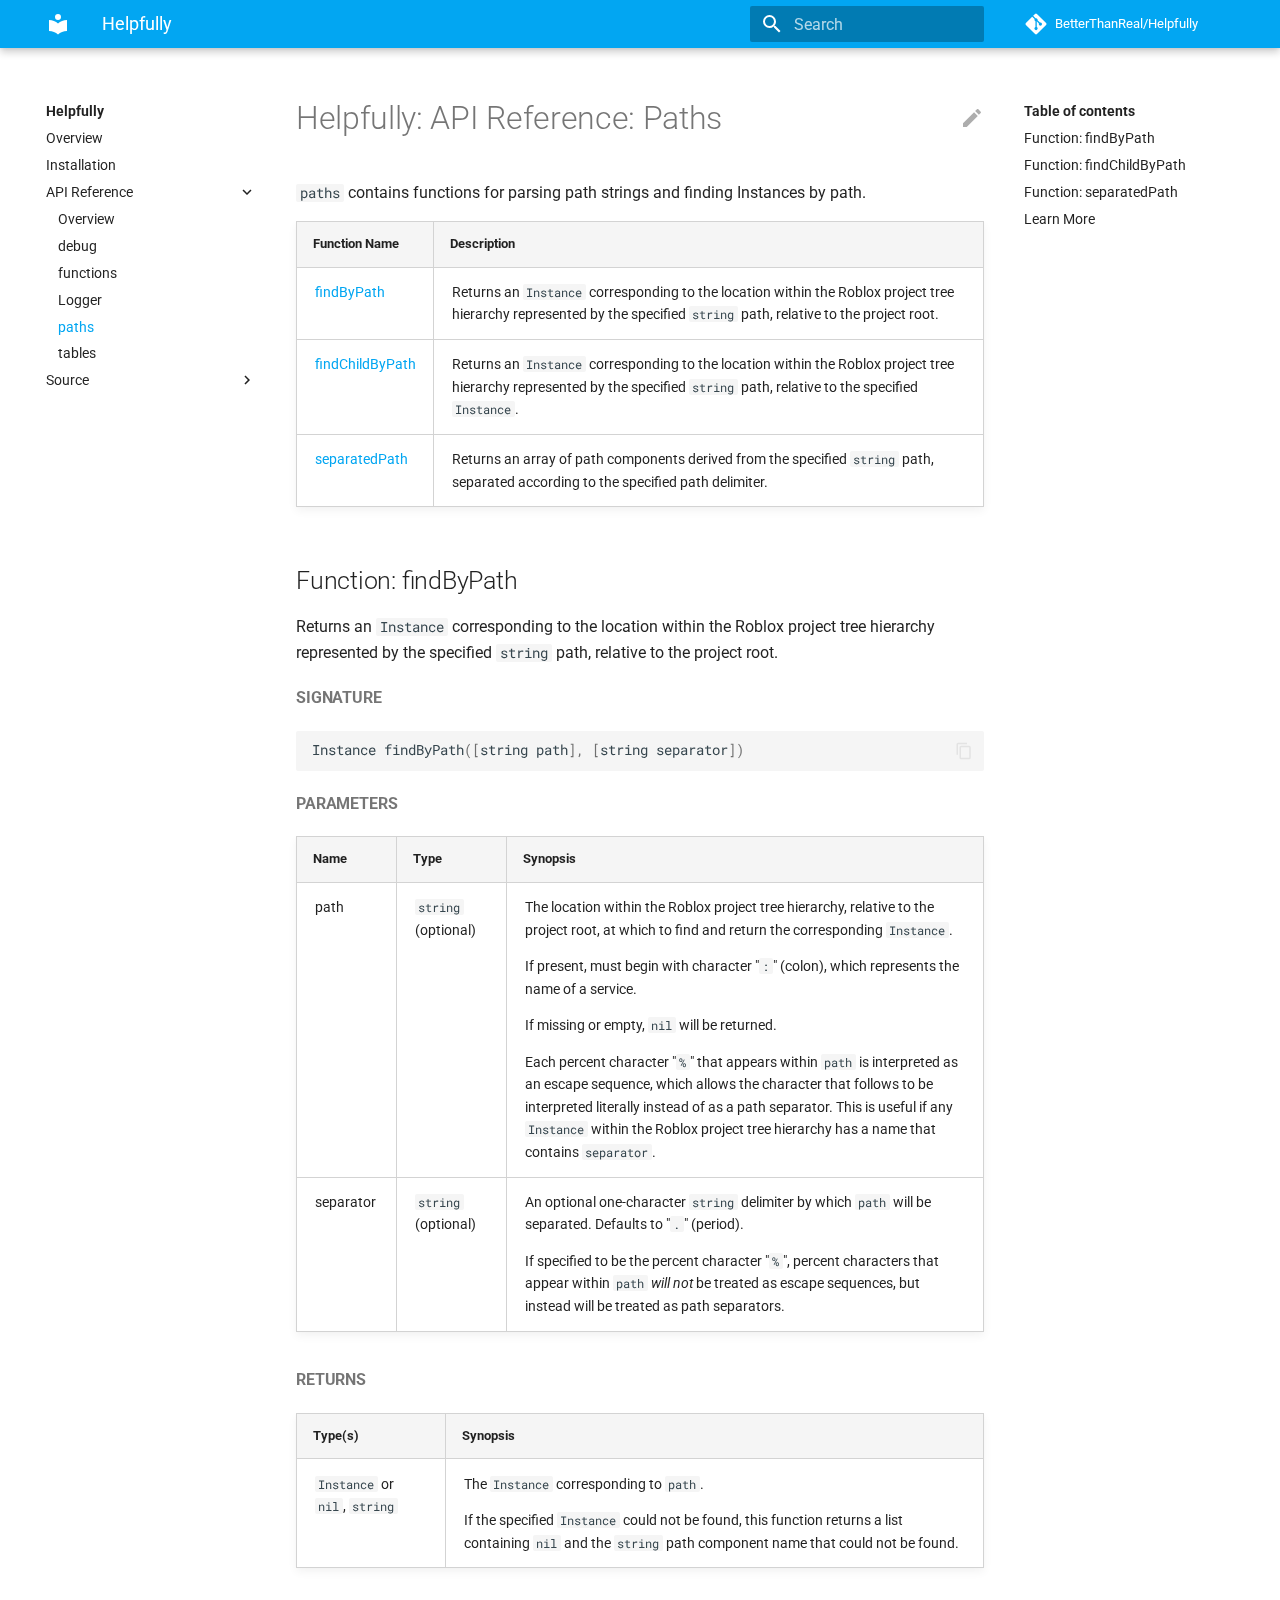
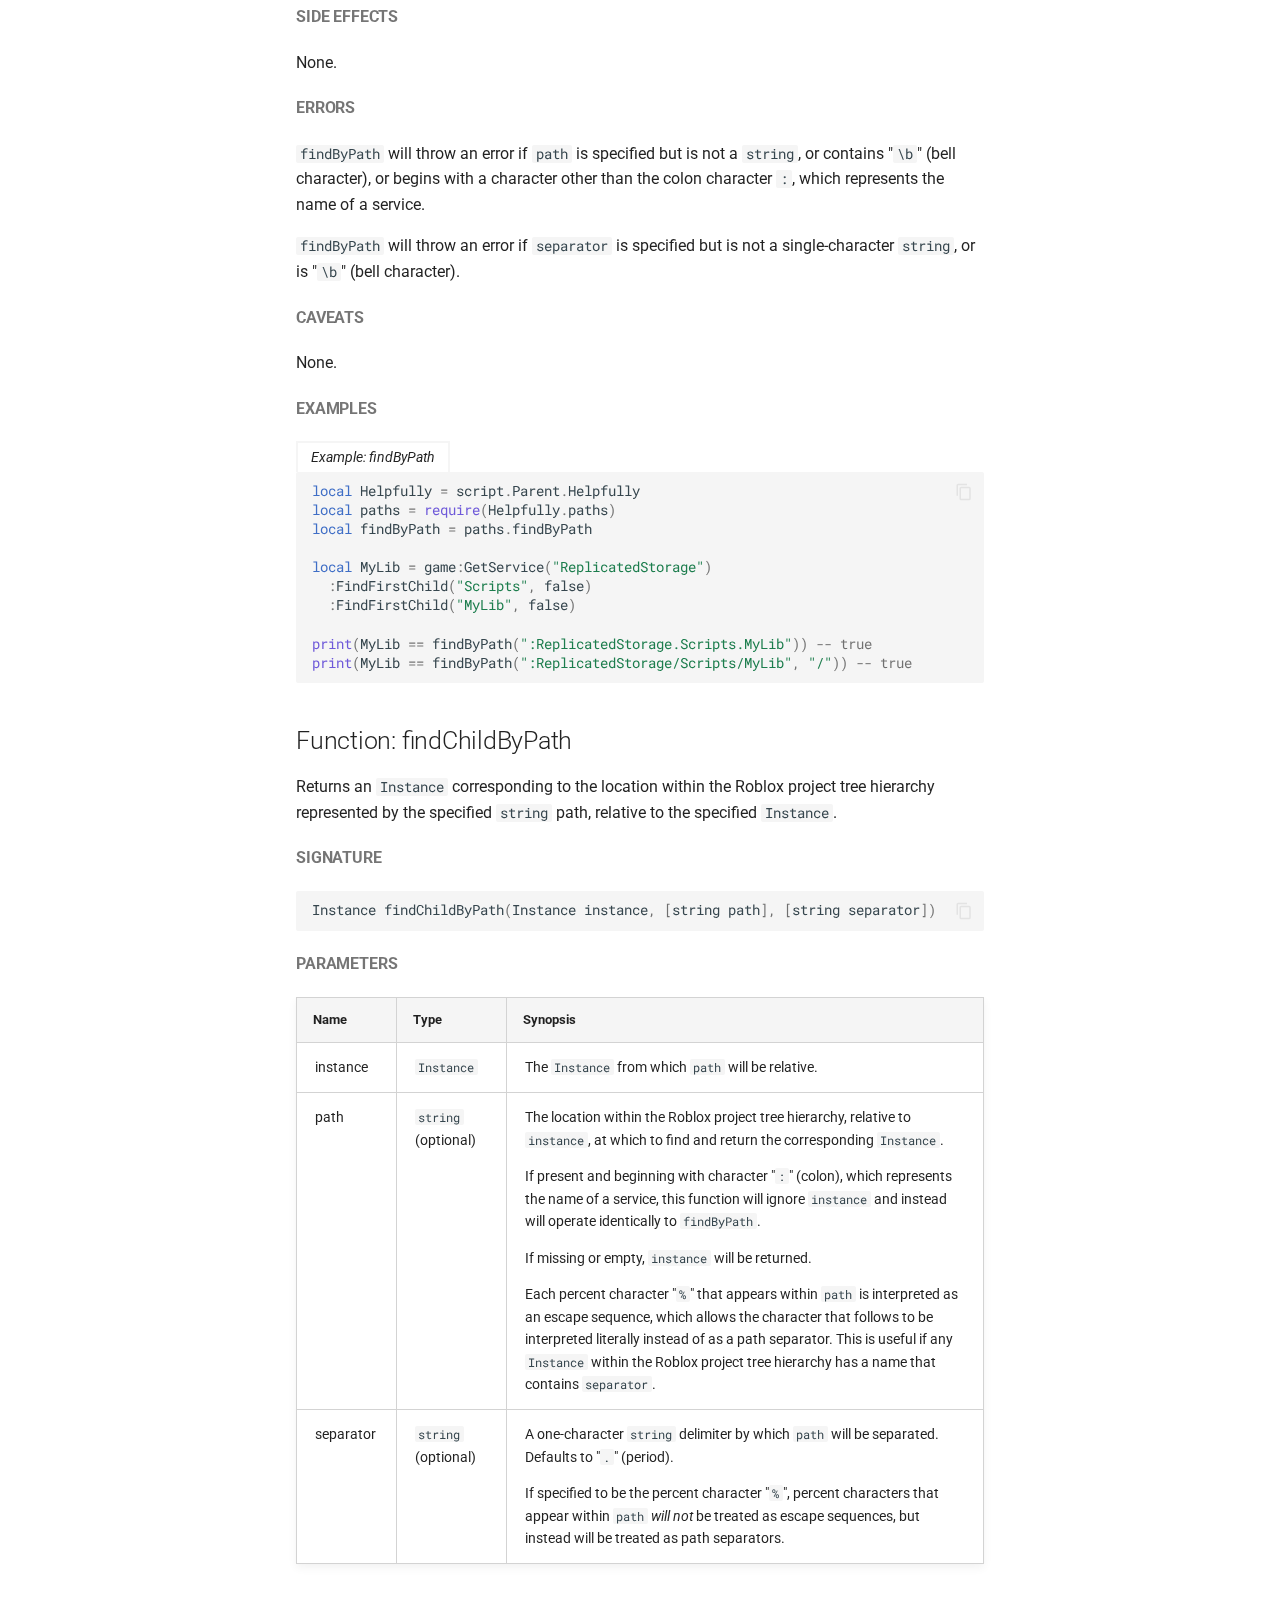
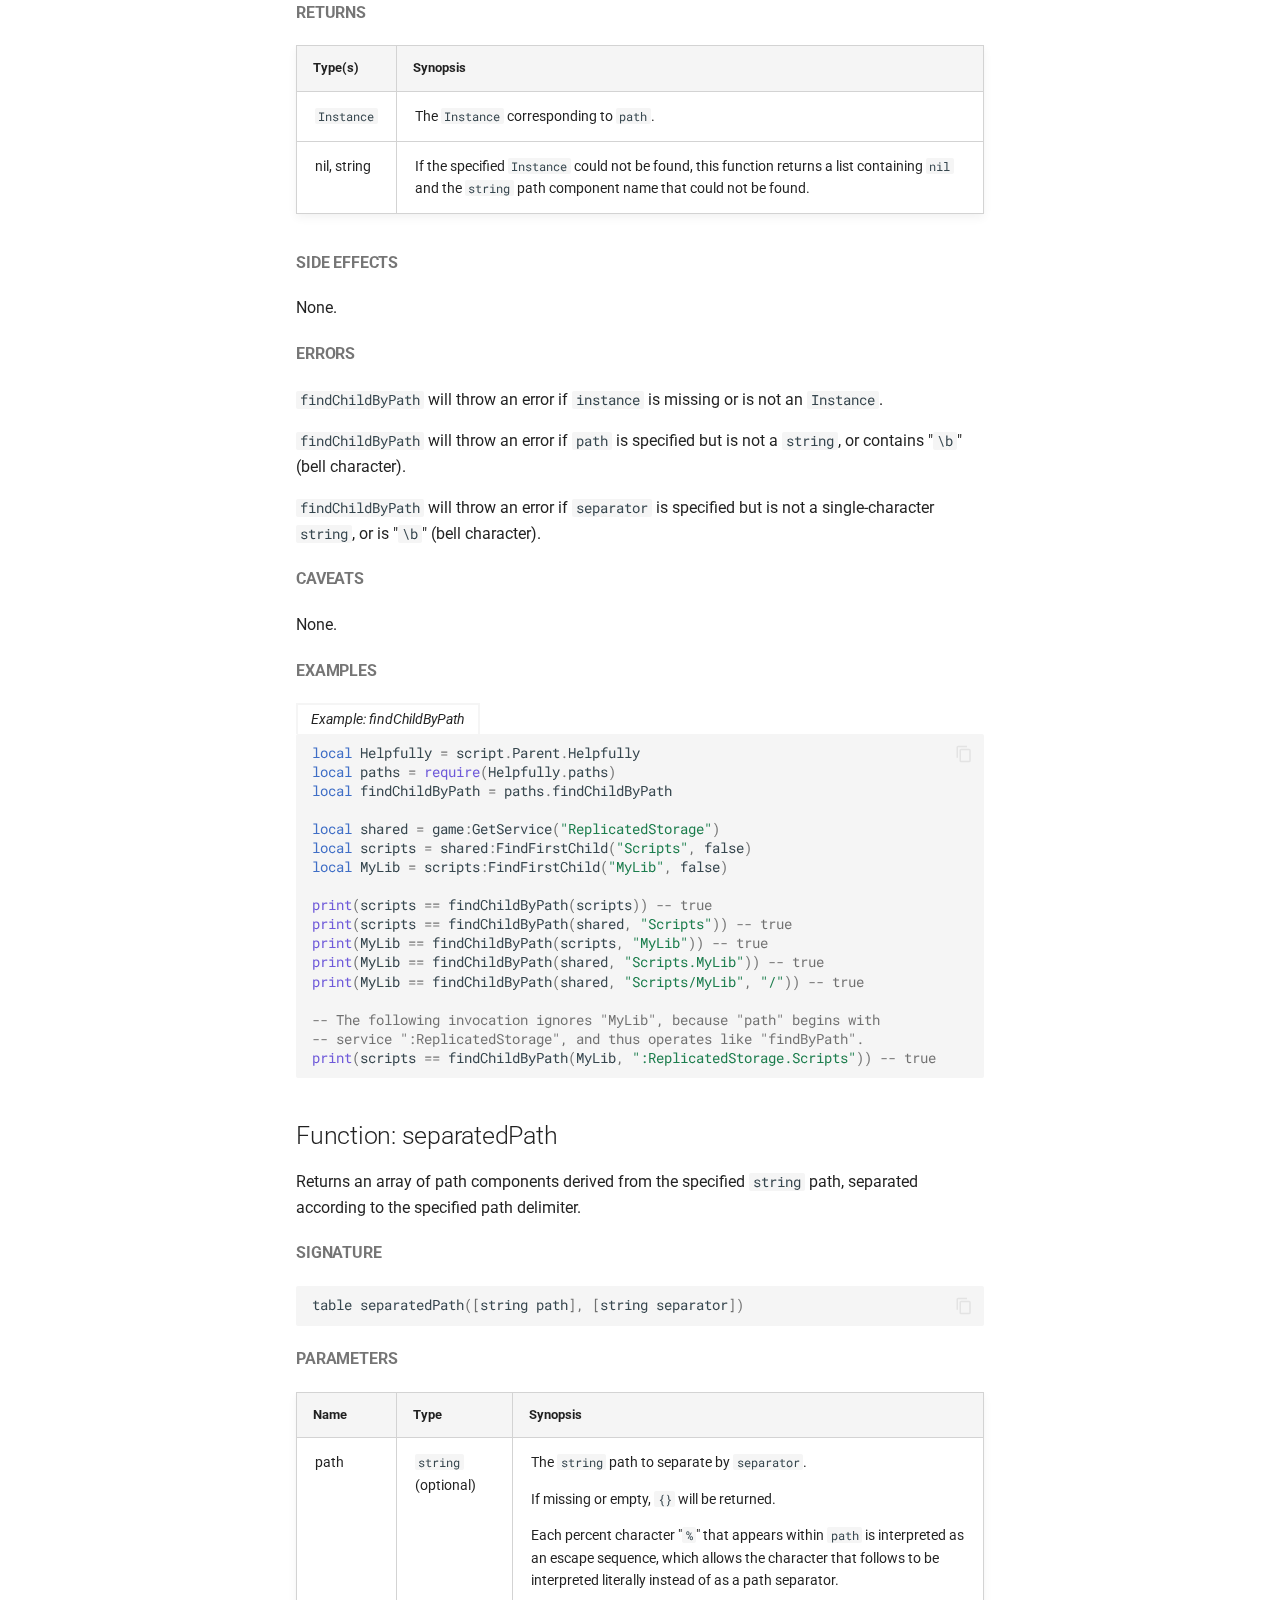
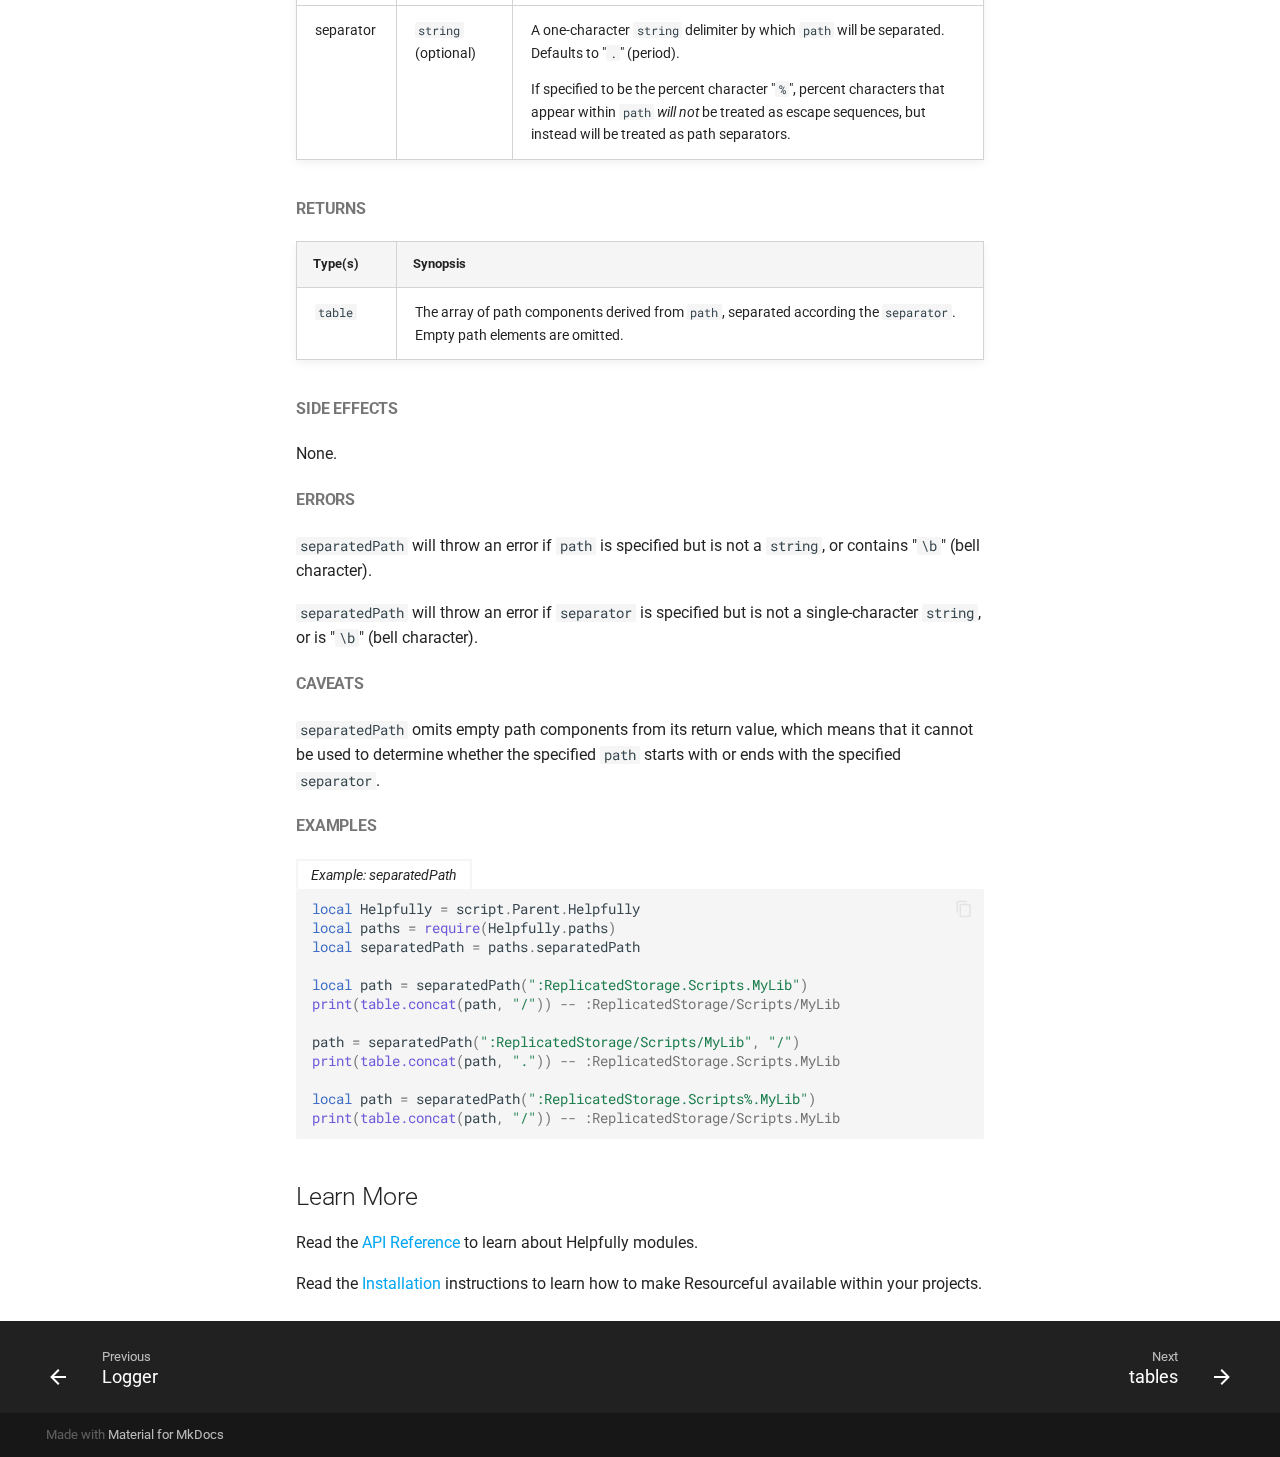
<file: api-reference/paths/index.html>
<!doctype html>
<html lang="en" class="no-js">
  <head>
    
      <meta charset="utf-8">
      <meta name="viewport" content="width=device-width,initial-scale=1">
      
      
      
      
      <link rel="icon" href="../../assets/images/favicon.png">
      <meta name="generator" content="mkdocs-1.1.2, mkdocs-material-7.1.3">
    
    
      
        <title>paths - Helpfully</title>
      
    
    
      <link rel="stylesheet" href="../../assets/stylesheets/main.e35208c4.min.css">
      
        
        <link rel="stylesheet" href="../../assets/stylesheets/palette.ef6f36e2.min.css">
        
          
          
          <meta name="theme-color" content="#02a6f2">
        
      
    
    
    
      
        
        <link rel="preconnect" href="https://fonts.gstatic.com" crossorigin>
        <link rel="stylesheet" href="https://fonts.googleapis.com/css?family=Roboto:300,400,400i,700%7CRoboto+Mono&display=fallback">
        <style>:root{--md-text-font-family:"Roboto";--md-code-font-family:"Roboto Mono"}</style>
      
    
    
    
      <link rel="stylesheet" href="../../css/extra.css">
    
    
      
    
    
  </head>
  
  
    
    
    
    
    
    <body dir="ltr" data-md-color-scheme="preference" data-md-color-primary="light-blue" data-md-color-accent="light-blue">
  
    
    <script>function __prefix(e){return new URL("../..",location).pathname+"."+e}function __get(e,t=localStorage){return JSON.parse(t.getItem(__prefix(e)))}</script>
    
    <input class="md-toggle" data-md-toggle="drawer" type="checkbox" id="__drawer" autocomplete="off">
    <input class="md-toggle" data-md-toggle="search" type="checkbox" id="__search" autocomplete="off">
    <label class="md-overlay" for="__drawer"></label>
    <div data-md-component="skip">
      
        
        <a href="#helpfully-api-reference-paths" class="md-skip">
          Skip to content
        </a>
      
    </div>
    <div data-md-component="announce">
      
    </div>
    
      <header class="md-header" data-md-component="header">
  <nav class="md-header__inner md-grid" aria-label="Header">
    <a href="../.." title="Helpfully" class="md-header__button md-logo" aria-label="Helpfully" data-md-component="logo">
      
  
  <svg xmlns="http://www.w3.org/2000/svg" viewBox="0 0 24 24"><path d="M12 8a3 3 0 0 0 3-3 3 3 0 0 0-3-3 3 3 0 0 0-3 3 3 3 0 0 0 3 3m0 3.54C9.64 9.35 6.5 8 3 8v11c3.5 0 6.64 1.35 9 3.54 2.36-2.19 5.5-3.54 9-3.54V8c-3.5 0-6.64 1.35-9 3.54z"/></svg>

    </a>
    <label class="md-header__button md-icon" for="__drawer">
      <svg xmlns="http://www.w3.org/2000/svg" viewBox="0 0 24 24"><path d="M3 6h18v2H3V6m0 5h18v2H3v-2m0 5h18v2H3v-2z"/></svg>
    </label>
    <div class="md-header__title" data-md-component="header-title">
      <div class="md-header__ellipsis">
        <div class="md-header__topic">
          <span class="md-ellipsis">
            Helpfully
          </span>
        </div>
        <div class="md-header__topic" data-md-component="header-topic">
          <span class="md-ellipsis">
            
              paths
            
          </span>
        </div>
      </div>
    </div>
    
    
    
      <label class="md-header__button md-icon" for="__search">
        <svg xmlns="http://www.w3.org/2000/svg" viewBox="0 0 24 24"><path d="M9.5 3A6.5 6.5 0 0 1 16 9.5c0 1.61-.59 3.09-1.56 4.23l.27.27h.79l5 5-1.5 1.5-5-5v-.79l-.27-.27A6.516 6.516 0 0 1 9.5 16 6.5 6.5 0 0 1 3 9.5 6.5 6.5 0 0 1 9.5 3m0 2C7 5 5 7 5 9.5S7 14 9.5 14 14 12 14 9.5 12 5 9.5 5z"/></svg>
      </label>
      
<div class="md-search" data-md-component="search" role="dialog">
  <label class="md-search__overlay" for="__search"></label>
  <div class="md-search__inner" role="search">
    <form class="md-search__form" name="search">
      <input type="text" class="md-search__input" name="query" aria-label="Search" placeholder="Search" autocapitalize="off" autocorrect="off" autocomplete="off" spellcheck="false" data-md-component="search-query" data-md-state="active" required>
      <label class="md-search__icon md-icon" for="__search">
        <svg xmlns="http://www.w3.org/2000/svg" viewBox="0 0 24 24"><path d="M9.5 3A6.5 6.5 0 0 1 16 9.5c0 1.61-.59 3.09-1.56 4.23l.27.27h.79l5 5-1.5 1.5-5-5v-.79l-.27-.27A6.516 6.516 0 0 1 9.5 16 6.5 6.5 0 0 1 3 9.5 6.5 6.5 0 0 1 9.5 3m0 2C7 5 5 7 5 9.5S7 14 9.5 14 14 12 14 9.5 12 5 9.5 5z"/></svg>
        <svg xmlns="http://www.w3.org/2000/svg" viewBox="0 0 24 24"><path d="M20 11v2H8l5.5 5.5-1.42 1.42L4.16 12l7.92-7.92L13.5 5.5 8 11h12z"/></svg>
      </label>
      <button type="reset" class="md-search__icon md-icon" aria-label="Clear" tabindex="-1">
        <svg xmlns="http://www.w3.org/2000/svg" viewBox="0 0 24 24"><path d="M19 6.41 17.59 5 12 10.59 6.41 5 5 6.41 10.59 12 5 17.59 6.41 19 12 13.41 17.59 19 19 17.59 13.41 12 19 6.41z"/></svg>
      </button>
    </form>
    <div class="md-search__output">
      <div class="md-search__scrollwrap" data-md-scrollfix>
        <div class="md-search-result" data-md-component="search-result">
          <div class="md-search-result__meta">
            Initializing search
          </div>
          <ol class="md-search-result__list"></ol>
        </div>
      </div>
    </div>
  </div>
</div>
    
    
      <div class="md-header__source">
        
<a href="https://github.com/BetterThanReal/Helpfully/" title="Go to repository" class="md-source" data-md-component="source">
  <div class="md-source__icon md-icon">
    
    <svg xmlns="http://www.w3.org/2000/svg" viewBox="0 0 448 512"><path d="M439.55 236.05 244 40.45a28.87 28.87 0 0 0-40.81 0l-40.66 40.63 51.52 51.52c27.06-9.14 52.68 16.77 43.39 43.68l49.66 49.66c34.23-11.8 61.18 31 35.47 56.69-26.49 26.49-70.21-2.87-56-37.34L240.22 199v121.85c25.3 12.54 22.26 41.85 9.08 55a34.34 34.34 0 0 1-48.55 0c-17.57-17.6-11.07-46.91 11.25-56v-123c-20.8-8.51-24.6-30.74-18.64-45L142.57 101 8.45 235.14a28.86 28.86 0 0 0 0 40.81l195.61 195.6a28.86 28.86 0 0 0 40.8 0l194.69-194.69a28.86 28.86 0 0 0 0-40.81z"/></svg>
  </div>
  <div class="md-source__repository">
    BetterThanReal/Helpfully
  </div>
</a>
      </div>
    
  </nav>
</header>
    
    <div class="md-container" data-md-component="container">
      
      
        
      
      <main class="md-main" data-md-component="main">
        <div class="md-main__inner md-grid">
          
            
              
              <div class="md-sidebar md-sidebar--primary" data-md-component="sidebar" data-md-type="navigation" >
                <div class="md-sidebar__scrollwrap">
                  <div class="md-sidebar__inner">
                    


<nav class="md-nav md-nav--primary" aria-label="Navigation" data-md-level="0">
  <label class="md-nav__title" for="__drawer">
    <a href="../.." title="Helpfully" class="md-nav__button md-logo" aria-label="Helpfully" data-md-component="logo">
      
  
  <svg xmlns="http://www.w3.org/2000/svg" viewBox="0 0 24 24"><path d="M12 8a3 3 0 0 0 3-3 3 3 0 0 0-3-3 3 3 0 0 0-3 3 3 3 0 0 0 3 3m0 3.54C9.64 9.35 6.5 8 3 8v11c3.5 0 6.64 1.35 9 3.54 2.36-2.19 5.5-3.54 9-3.54V8c-3.5 0-6.64 1.35-9 3.54z"/></svg>

    </a>
    Helpfully
  </label>
  
    <div class="md-nav__source">
      
<a href="https://github.com/BetterThanReal/Helpfully/" title="Go to repository" class="md-source" data-md-component="source">
  <div class="md-source__icon md-icon">
    
    <svg xmlns="http://www.w3.org/2000/svg" viewBox="0 0 448 512"><path d="M439.55 236.05 244 40.45a28.87 28.87 0 0 0-40.81 0l-40.66 40.63 51.52 51.52c27.06-9.14 52.68 16.77 43.39 43.68l49.66 49.66c34.23-11.8 61.18 31 35.47 56.69-26.49 26.49-70.21-2.87-56-37.34L240.22 199v121.85c25.3 12.54 22.26 41.85 9.08 55a34.34 34.34 0 0 1-48.55 0c-17.57-17.6-11.07-46.91 11.25-56v-123c-20.8-8.51-24.6-30.74-18.64-45L142.57 101 8.45 235.14a28.86 28.86 0 0 0 0 40.81l195.61 195.6a28.86 28.86 0 0 0 40.8 0l194.69-194.69a28.86 28.86 0 0 0 0-40.81z"/></svg>
  </div>
  <div class="md-source__repository">
    BetterThanReal/Helpfully
  </div>
</a>
    </div>
  
  <ul class="md-nav__list" data-md-scrollfix>
    
      
      
      

  
  
  
    <li class="md-nav__item">
      <a href="../.." class="md-nav__link">
        Overview
      </a>
    </li>
  

    
      
      
      

  
  
  
    <li class="md-nav__item">
      <a href="../../installation/" class="md-nav__link">
        Installation
      </a>
    </li>
  

    
      
      
      

  
  
    
  
  
    
    <li class="md-nav__item md-nav__item--active md-nav__item--nested">
      
      
        <input class="md-nav__toggle md-toggle" data-md-toggle="__nav_3" type="checkbox" id="__nav_3" checked>
      
      <label class="md-nav__link" for="__nav_3">
        API Reference
        <span class="md-nav__icon md-icon"></span>
      </label>
      <nav class="md-nav" aria-label="API Reference" data-md-level="1">
        <label class="md-nav__title" for="__nav_3">
          <span class="md-nav__icon md-icon"></span>
          API Reference
        </label>
        <ul class="md-nav__list" data-md-scrollfix>
          
            
  
  
  
    <li class="md-nav__item">
      <a href="../" class="md-nav__link">
        Overview
      </a>
    </li>
  

          
            
  
  
  
    <li class="md-nav__item">
      <a href="../debug/" class="md-nav__link">
        debug
      </a>
    </li>
  

          
            
  
  
  
    <li class="md-nav__item">
      <a href="../functions/" class="md-nav__link">
        functions
      </a>
    </li>
  

          
            
  
  
  
    <li class="md-nav__item">
      <a href="../Logger/" class="md-nav__link">
        Logger
      </a>
    </li>
  

          
            
  
  
    
  
  
    <li class="md-nav__item md-nav__item--active">
      
      <input class="md-nav__toggle md-toggle" data-md-toggle="toc" type="checkbox" id="__toc">
      
      
        
      
      
        <label class="md-nav__link md-nav__link--active" for="__toc">
          paths
          <span class="md-nav__icon md-icon"></span>
        </label>
      
      <a href="./" class="md-nav__link md-nav__link--active">
        paths
      </a>
      
        
<nav class="md-nav md-nav--secondary" aria-label="Table of contents">
  
  
  
    
  
  
    <label class="md-nav__title" for="__toc">
      <span class="md-nav__icon md-icon"></span>
      Table of contents
    </label>
    <ul class="md-nav__list" data-md-component="toc" data-md-scrollfix>
      
        <li class="md-nav__item">
  <a href="#function-findbypath" class="md-nav__link">
    Function: findByPath
  </a>
  
</li>
      
        <li class="md-nav__item">
  <a href="#function-findchildbypath" class="md-nav__link">
    Function: findChildByPath
  </a>
  
</li>
      
        <li class="md-nav__item">
  <a href="#function-separatedpath" class="md-nav__link">
    Function: separatedPath
  </a>
  
</li>
      
        <li class="md-nav__item">
  <a href="#learn-more" class="md-nav__link">
    Learn More
  </a>
  
</li>
      
    </ul>
  
</nav>
      
    </li>
  

          
            
  
  
  
    <li class="md-nav__item">
      <a href="../tables/" class="md-nav__link">
        tables
      </a>
    </li>
  

          
        </ul>
      </nav>
    </li>
  

    
      
      
      

  
  
  
    
    <li class="md-nav__item md-nav__item--nested">
      
      
        <input class="md-nav__toggle md-toggle" data-md-toggle="__nav_4" type="checkbox" id="__nav_4" >
      
      <label class="md-nav__link" for="__nav_4">
        Source
        <span class="md-nav__icon md-icon"></span>
      </label>
      <nav class="md-nav" aria-label="Source" data-md-level="1">
        <label class="md-nav__title" for="__nav_4">
          <span class="md-nav__icon md-icon"></span>
          Source
        </label>
        <ul class="md-nav__list" data-md-scrollfix>
          
            
  
  
  
    <li class="md-nav__item">
      <a href="../../changelog/" class="md-nav__link">
        Changelog
      </a>
    </li>
  

          
            
  
  
  
    <li class="md-nav__item">
      <a href="../../license/" class="md-nav__link">
        License
      </a>
    </li>
  

          
        </ul>
      </nav>
    </li>
  

    
  </ul>
</nav>
                  </div>
                </div>
              </div>
            
            
              
              <div class="md-sidebar md-sidebar--secondary" data-md-component="sidebar" data-md-type="toc" >
                <div class="md-sidebar__scrollwrap">
                  <div class="md-sidebar__inner">
                    
<nav class="md-nav md-nav--secondary" aria-label="Table of contents">
  
  
  
    
  
  
    <label class="md-nav__title" for="__toc">
      <span class="md-nav__icon md-icon"></span>
      Table of contents
    </label>
    <ul class="md-nav__list" data-md-component="toc" data-md-scrollfix>
      
        <li class="md-nav__item">
  <a href="#function-findbypath" class="md-nav__link">
    Function: findByPath
  </a>
  
</li>
      
        <li class="md-nav__item">
  <a href="#function-findchildbypath" class="md-nav__link">
    Function: findChildByPath
  </a>
  
</li>
      
        <li class="md-nav__item">
  <a href="#function-separatedpath" class="md-nav__link">
    Function: separatedPath
  </a>
  
</li>
      
        <li class="md-nav__item">
  <a href="#learn-more" class="md-nav__link">
    Learn More
  </a>
  
</li>
      
    </ul>
  
</nav>
                  </div>
                </div>
              </div>
            
          
          <div class="md-content" data-md-component="content">
            <article class="md-content__inner md-typeset">
              
                
                  <a href="https://github.com/BetterThanReal/Helpfully/edit/master/docs/api-reference/paths.md" title="Edit this page" class="md-content__button md-icon">
                    <svg xmlns="http://www.w3.org/2000/svg" viewBox="0 0 24 24"><path d="M20.71 7.04c.39-.39.39-1.04 0-1.41l-2.34-2.34c-.37-.39-1.02-.39-1.41 0l-1.84 1.83 3.75 3.75M3 17.25V21h3.75L17.81 9.93l-3.75-3.75L3 17.25z"/></svg>
                  </a>
                
                
                <h1 id="helpfully-api-reference-paths">Helpfully: API Reference: Paths<a class="headerlink" href="#helpfully-api-reference-paths" title="Permanent link">&para;</a></h1>
<p><code>paths</code> contains functions for parsing path strings and finding Instances by
path.</p>
<table>
<thead>
<tr><th>Function Name</th><th>Description</th></tr>
</thead>
<tbody>
<tr><td><a href='#function-findbypath'>findByPath</a></td>
<td>Returns an <code>Instance</code> corresponding to the location within the
Roblox project tree hierarchy represented by the specified <code>string</code> 
path, relative to the project root.</td></tr>
<tr><td><a href='#function-findchildbypath'>findChildByPath</a></td>
<td>Returns an <code>Instance</code> corresponding to the location within the
Roblox project tree hierarchy represented by the specified <code>string</code> 
path, relative to the specified <code>Instance</code>.</td></tr>
<tr><td><a href='#function-separatedpath'>separatedPath</a></td>
<td>Returns an array of path components derived from the specified
<code>string</code> path, separated according to the specified path delimiter.
</td></tr>
</tbody></table>

<h2 id="function-findbypath">Function: findByPath<a class="headerlink" href="#function-findbypath" title="Permanent link">&para;</a></h2>
<p>Returns an <code>Instance</code> corresponding to the location within the Roblox project
tree hierarchy represented by the specified <code>string</code> path, relative to the
project root.</p>
<h5 id="signature">Signature<a class="headerlink" href="#signature" title="Permanent link">&para;</a></h5>
<div class="highlight"><pre><span></span><code><span class="n">Instance</span> <span class="n">findByPath</span><span class="p">([</span><span class="n">string</span> <span class="n">path</span><span class="p">],</span> <span class="p">[</span><span class="n">string</span> <span class="n">separator</span><span class="p">])</span>
</code></pre></div>
<h5 id="parameters">Parameters<a class="headerlink" href="#parameters" title="Permanent link">&para;</a></h5>
<table>
<thead>
<tr class='header'>
  <th>Name</th><th>Type</th><th>Synopsis</th></tr>
</thead>
<tbody>
<tr><td>path</td><td><code>string</code> (optional)</td>
<td><p>The location within the Roblox project tree hierarchy, relative to the
project root, at which to find and return the corresponding
<code>Instance</code>.</p>
<p>If present, must begin with character "<code>:</code>" (colon), which
represents the name of a service.</p>
<p>If missing or empty, <code>nil</code> will be returned.</p>
<p>Each percent character "<code>%</code>" that appears within
<code>path</code> is interpreted as an escape sequence, which allows the
character that follows to be interpreted literally instead of as a path
separator.  This is useful if any <code>Instance</code> within the Roblox
project tree hierarchy has a name that contains <code>separator</code>.</p>
</td></tr>
<tr><td>separator</td><td><code>string</code> (optional)</td>
<td><p>An optional one-character <code>string</code> delimiter by which
<code>path</code> will be separated.  Defaults to "<code>.</code>" (period).
</p>
<p>If specified to be the percent character "<code>%</code>", percent
characters that appear within <code>path</code> <em>will not</em> be treated
as escape sequences, but instead will be treated as path separators.</p>
</td></tr>
</tbody>
</table>

<h5 id="returns">Returns<a class="headerlink" href="#returns" title="Permanent link">&para;</a></h5>
<table>
<thead>
<tr class='header'>
  <th>Type(s)</th><th>Synopsis</th></tr>
</thead>
<tbody>
<tr><td><code>Instance</code> or <code>nil</code>, <code>string</code></td>
<td><p>The <code>Instance</code> corresponding to <code>path</code>.</p>
<p>If the specified <code>Instance</code> could not be found, this function
returns a list containing <code>nil</code> and the <code>string</code> path
component name that could not be found.</p></td></tr>
</tbody>
</table>

<h5 id="side-effects">Side Effects<a class="headerlink" href="#side-effects" title="Permanent link">&para;</a></h5>
<p>None.</p>
<h5 id="errors">Errors<a class="headerlink" href="#errors" title="Permanent link">&para;</a></h5>
<p><code>findByPath</code> will throw an error if <code>path</code> is specified but is not a <code>string</code>,
or contains "<code>\b</code>" (bell character), or begins with a character other than the
colon character <code>:</code>, which represents the name of a service.</p>
<p><code>findByPath</code> will throw an error if <code>separator</code> is specified but is not a
single-character <code>string</code>, or is "<code>\b</code>" (bell character).</p>
<h5 id="caveats">Caveats<a class="headerlink" href="#caveats" title="Permanent link">&para;</a></h5>
<p>None.</p>
<h5 id="examples">Examples<a class="headerlink" href="#examples" title="Permanent link">&para;</a></h5>
<figure><figcaption><em>Example: findByPath</em></figcaption></figure>

<div class="highlight"><pre><span></span><code><span class="kd">local</span> <span class="n">Helpfully</span> <span class="o">=</span> <span class="n">script</span><span class="p">.</span><span class="n">Parent</span><span class="p">.</span><span class="n">Helpfully</span>
<span class="kd">local</span> <span class="n">paths</span> <span class="o">=</span> <span class="nb">require</span><span class="p">(</span><span class="n">Helpfully</span><span class="p">.</span><span class="n">paths</span><span class="p">)</span>
<span class="kd">local</span> <span class="n">findByPath</span> <span class="o">=</span> <span class="n">paths</span><span class="p">.</span><span class="n">findByPath</span>

<span class="kd">local</span> <span class="n">MyLib</span> <span class="o">=</span> <span class="n">game</span><span class="p">:</span><span class="n">GetService</span><span class="p">(</span><span class="s2">&quot;ReplicatedStorage&quot;</span><span class="p">)</span>
  <span class="p">:</span><span class="n">FindFirstChild</span><span class="p">(</span><span class="s2">&quot;Scripts&quot;</span><span class="p">,</span> <span class="kc">false</span><span class="p">)</span>
  <span class="p">:</span><span class="n">FindFirstChild</span><span class="p">(</span><span class="s2">&quot;MyLib&quot;</span><span class="p">,</span> <span class="kc">false</span><span class="p">)</span>

<span class="nb">print</span><span class="p">(</span><span class="n">MyLib</span> <span class="o">==</span> <span class="n">findByPath</span><span class="p">(</span><span class="s2">&quot;:ReplicatedStorage.Scripts.MyLib&quot;</span><span class="p">))</span> <span class="c1">-- true</span>
<span class="nb">print</span><span class="p">(</span><span class="n">MyLib</span> <span class="o">==</span> <span class="n">findByPath</span><span class="p">(</span><span class="s2">&quot;:ReplicatedStorage/Scripts/MyLib&quot;</span><span class="p">,</span> <span class="s2">&quot;/&quot;</span><span class="p">))</span> <span class="c1">-- true</span>
</code></pre></div>
<h2 id="function-findchildbypath">Function: findChildByPath<a class="headerlink" href="#function-findchildbypath" title="Permanent link">&para;</a></h2>
<p>Returns an <code>Instance</code> corresponding to the location within the Roblox project
tree hierarchy represented by the specified <code>string</code> path, relative to the
specified <code>Instance</code>.</p>
<h5 id="signature_1">Signature<a class="headerlink" href="#signature_1" title="Permanent link">&para;</a></h5>
<div class="highlight"><pre><span></span><code><span class="n">Instance</span> <span class="n">findChildByPath</span><span class="p">(</span><span class="n">Instance</span> <span class="n">instance</span><span class="p">,</span> <span class="p">[</span><span class="n">string</span> <span class="n">path</span><span class="p">],</span> <span class="p">[</span><span class="n">string</span> <span class="n">separator</span><span class="p">])</span>
</code></pre></div>
<h5 id="parameters_1">Parameters<a class="headerlink" href="#parameters_1" title="Permanent link">&para;</a></h5>
<table>
<thead>
<tr class='header'>
  <th>Name</th><th>Type</th><th>Synopsis</th></tr>
</thead>
<tbody>
<tr><td>instance</td><td><code>Instance</code></td>
<td><p>The <code>Instance</code> from which <code>path</code> will be
relative.</p>
<tr><td>path</td><td><code>string</code> (optional)</td>
<td><p>The location within the Roblox project tree hierarchy, relative to
<code>instance</code>, at which to find and return the corresponding
<code>Instance</code>.</p>
<p>If present and beginning with character "<code>:</code>" (colon), which
represents the name of a service, this function will ignore
<code>instance</code> and instead will operate identically to
<code>findByPath</code>.</p>
<p>If missing or empty, <code>instance</code> will be returned.</p>
<p>Each percent character "<code>%</code>" that appears within
<code>path</code> is interpreted as an escape sequence, which allows the
character that follows to be interpreted literally instead of as a path
separator.  This is useful if any <code>Instance</code> within the Roblox
project tree hierarchy has a name that contains <code>separator</code>.</p>
</td></tr>
<tr><td>separator</td><td><code>string</code> (optional)</td>
<td><p>A one-character <code>string</code> delimiter by which <code>path</code>
will be separated.  Defaults to "<code>.</code>" (period).</p>
<p>If specified to be the percent character "<code>%</code>", percent
characters that appear within <code>path</code> <em>will not</em> be treated
as escape sequences, but instead will be treated as path separators.</p>
</td></tr>
</tbody>
</table>

<h5 id="returns_1">Returns<a class="headerlink" href="#returns_1" title="Permanent link">&para;</a></h5>
<table>
<thead>
<tr class='header'>
  <th>Type(s)</th><th>Synopsis</th></tr>
</thead>
<tbody>
<tr><td><code>Instance</code></td>
<td>The <code>Instance</code> corresponding to <code>path</code>.</td></tr>
<tr><td>nil, string</td>
<td>If the specified <code>Instance</code> could not be found, this function
returns a list containing <code>nil</code> and the <code>string</code> path
component name that could not be found.</td></tr>
</tbody>
</table>

<h5 id="side-effects_1">Side Effects<a class="headerlink" href="#side-effects_1" title="Permanent link">&para;</a></h5>
<p>None.</p>
<h5 id="errors_1">Errors<a class="headerlink" href="#errors_1" title="Permanent link">&para;</a></h5>
<p><code>findChildByPath</code> will throw an error if <code>instance</code> is missing or is not an
<code>Instance</code>.</p>
<p><code>findChildByPath</code> will throw an error if <code>path</code> is specified but is not a
<code>string</code>, or contains "<code>\b</code>" (bell character).</p>
<p><code>findChildByPath</code> will throw an error if <code>separator</code> is specified but is not a
single-character <code>string</code>, or is "<code>\b</code>" (bell character).</p>
<h5 id="caveats_1">Caveats<a class="headerlink" href="#caveats_1" title="Permanent link">&para;</a></h5>
<p>None. </p>
<h5 id="examples_1">Examples<a class="headerlink" href="#examples_1" title="Permanent link">&para;</a></h5>
<figure><figcaption><em>Example: findChildByPath</em></figcaption></figure>

<div class="highlight"><pre><span></span><code><span class="kd">local</span> <span class="n">Helpfully</span> <span class="o">=</span> <span class="n">script</span><span class="p">.</span><span class="n">Parent</span><span class="p">.</span><span class="n">Helpfully</span>
<span class="kd">local</span> <span class="n">paths</span> <span class="o">=</span> <span class="nb">require</span><span class="p">(</span><span class="n">Helpfully</span><span class="p">.</span><span class="n">paths</span><span class="p">)</span>
<span class="kd">local</span> <span class="n">findChildByPath</span> <span class="o">=</span> <span class="n">paths</span><span class="p">.</span><span class="n">findChildByPath</span>

<span class="kd">local</span> <span class="n">shared</span> <span class="o">=</span> <span class="n">game</span><span class="p">:</span><span class="n">GetService</span><span class="p">(</span><span class="s2">&quot;ReplicatedStorage&quot;</span><span class="p">)</span>
<span class="kd">local</span> <span class="n">scripts</span> <span class="o">=</span> <span class="n">shared</span><span class="p">:</span><span class="n">FindFirstChild</span><span class="p">(</span><span class="s2">&quot;Scripts&quot;</span><span class="p">,</span> <span class="kc">false</span><span class="p">)</span>
<span class="kd">local</span> <span class="n">MyLib</span> <span class="o">=</span> <span class="n">scripts</span><span class="p">:</span><span class="n">FindFirstChild</span><span class="p">(</span><span class="s2">&quot;MyLib&quot;</span><span class="p">,</span> <span class="kc">false</span><span class="p">)</span>

<span class="nb">print</span><span class="p">(</span><span class="n">scripts</span> <span class="o">==</span> <span class="n">findChildByPath</span><span class="p">(</span><span class="n">scripts</span><span class="p">))</span> <span class="c1">-- true</span>
<span class="nb">print</span><span class="p">(</span><span class="n">scripts</span> <span class="o">==</span> <span class="n">findChildByPath</span><span class="p">(</span><span class="n">shared</span><span class="p">,</span> <span class="s2">&quot;Scripts&quot;</span><span class="p">))</span> <span class="c1">-- true</span>
<span class="nb">print</span><span class="p">(</span><span class="n">MyLib</span> <span class="o">==</span> <span class="n">findChildByPath</span><span class="p">(</span><span class="n">scripts</span><span class="p">,</span> <span class="s2">&quot;MyLib&quot;</span><span class="p">))</span> <span class="c1">-- true</span>
<span class="nb">print</span><span class="p">(</span><span class="n">MyLib</span> <span class="o">==</span> <span class="n">findChildByPath</span><span class="p">(</span><span class="n">shared</span><span class="p">,</span> <span class="s2">&quot;Scripts.MyLib&quot;</span><span class="p">))</span> <span class="c1">-- true</span>
<span class="nb">print</span><span class="p">(</span><span class="n">MyLib</span> <span class="o">==</span> <span class="n">findChildByPath</span><span class="p">(</span><span class="n">shared</span><span class="p">,</span> <span class="s2">&quot;Scripts/MyLib&quot;</span><span class="p">,</span> <span class="s2">&quot;/&quot;</span><span class="p">))</span> <span class="c1">-- true</span>

<span class="c1">-- The following invocation ignores &quot;MyLib&quot;, because &quot;path&quot; begins with</span>
<span class="c1">-- service &quot;:ReplicatedStorage&quot;, and thus operates like &quot;findByPath&quot;.</span>
<span class="nb">print</span><span class="p">(</span><span class="n">scripts</span> <span class="o">==</span> <span class="n">findChildByPath</span><span class="p">(</span><span class="n">MyLib</span><span class="p">,</span> <span class="s2">&quot;:ReplicatedStorage.Scripts&quot;</span><span class="p">))</span> <span class="c1">-- true</span>
</code></pre></div>
<h2 id="function-separatedpath">Function: separatedPath<a class="headerlink" href="#function-separatedpath" title="Permanent link">&para;</a></h2>
<p>Returns an array of path components derived from the specified <code>string</code> path,
separated according to the specified path delimiter.</p>
<h5 id="signature_2">Signature<a class="headerlink" href="#signature_2" title="Permanent link">&para;</a></h5>
<div class="highlight"><pre><span></span><code><span class="n">table</span> <span class="n">separatedPath</span><span class="p">([</span><span class="n">string</span> <span class="n">path</span><span class="p">],</span> <span class="p">[</span><span class="n">string</span> <span class="n">separator</span><span class="p">])</span>
</code></pre></div>
<h5 id="parameters_2">Parameters<a class="headerlink" href="#parameters_2" title="Permanent link">&para;</a></h5>
<table>
<thead>
<tr class='header'>
  <th>Name</th><th>Type</th><th>Synopsis</th></tr>
</thead>
<tbody>
<tr><td>path</td><td><code>string</code> (optional)</td>
<td><p>The <code>string</code> path to separate by <code>separator</code>.</p>
<p>If missing or empty, <code>{}</code> will be returned.</p>
<p>Each percent character "<code>%</code>" that appears within
<code>path</code> is interpreted as an escape sequence, which allows the
character that follows to be interpreted literally instead of as a path
separator.</p>
</td></tr>
<tr><td>separator</td><td><code>string</code> (optional)</td>
<td><p>A one-character <code>string</code> delimiter by which <code>path</code>
will be separated.  Defaults to "<code>.</code>" (period).</p>
<p>If specified to be the percent character "<code>%</code>", percent
characters that appear within <code>path</code> <em>will not</em> be treated
as escape sequences, but instead will be treated as path separators.</p>
</td></tr>
</tbody>
</table>

<h5 id="returns_2">Returns<a class="headerlink" href="#returns_2" title="Permanent link">&para;</a></h5>
<table>
<thead>
<tr class='header'>
  <th>Type(s)</th><th>Synopsis</th></tr>
</thead>
<tbody>
<tr><td><code>table</code></td>
<td>The array of path components derived from <code>path</code>, separated
according the <code>separator</code>.  Empty path elements are omitted.
</td></tr>
</tbody>
</table>

<h5 id="side-effects_2">Side Effects<a class="headerlink" href="#side-effects_2" title="Permanent link">&para;</a></h5>
<p>None.</p>
<h5 id="errors_2">Errors<a class="headerlink" href="#errors_2" title="Permanent link">&para;</a></h5>
<p><code>separatedPath</code> will throw an error if <code>path</code> is specified but is not a
<code>string</code>, or contains "<code>\b</code>" (bell character).</p>
<p><code>separatedPath</code> will throw an error if <code>separator</code> is specified but is not a
single-character <code>string</code>, or is "<code>\b</code>" (bell character).</p>
<h5 id="caveats_2">Caveats<a class="headerlink" href="#caveats_2" title="Permanent link">&para;</a></h5>
<p><code>separatedPath</code> omits empty path components from its return value, which means
that it cannot be used to determine whether the specified <code>path</code> starts with
or ends with the specified <code>separator</code>.</p>
<h5 id="examples_2">Examples<a class="headerlink" href="#examples_2" title="Permanent link">&para;</a></h5>
<figure><figcaption><em>Example: separatedPath</em></figcaption></figure>

<div class="highlight"><pre><span></span><code><span class="kd">local</span> <span class="n">Helpfully</span> <span class="o">=</span> <span class="n">script</span><span class="p">.</span><span class="n">Parent</span><span class="p">.</span><span class="n">Helpfully</span>
<span class="kd">local</span> <span class="n">paths</span> <span class="o">=</span> <span class="nb">require</span><span class="p">(</span><span class="n">Helpfully</span><span class="p">.</span><span class="n">paths</span><span class="p">)</span>
<span class="kd">local</span> <span class="n">separatedPath</span> <span class="o">=</span> <span class="n">paths</span><span class="p">.</span><span class="n">separatedPath</span>

<span class="kd">local</span> <span class="n">path</span> <span class="o">=</span> <span class="n">separatedPath</span><span class="p">(</span><span class="s2">&quot;:ReplicatedStorage.Scripts.MyLib&quot;</span><span class="p">)</span>
<span class="nb">print</span><span class="p">(</span><span class="nb">table.concat</span><span class="p">(</span><span class="n">path</span><span class="p">,</span> <span class="s2">&quot;/&quot;</span><span class="p">))</span> <span class="c1">-- :ReplicatedStorage/Scripts/MyLib</span>

<span class="n">path</span> <span class="o">=</span> <span class="n">separatedPath</span><span class="p">(</span><span class="s2">&quot;:ReplicatedStorage/Scripts/MyLib&quot;</span><span class="p">,</span> <span class="s2">&quot;/&quot;</span><span class="p">)</span>
<span class="nb">print</span><span class="p">(</span><span class="nb">table.concat</span><span class="p">(</span><span class="n">path</span><span class="p">,</span> <span class="s2">&quot;.&quot;</span><span class="p">))</span> <span class="c1">-- :ReplicatedStorage.Scripts.MyLib</span>

<span class="kd">local</span> <span class="n">path</span> <span class="o">=</span> <span class="n">separatedPath</span><span class="p">(</span><span class="s2">&quot;:ReplicatedStorage.Scripts%.MyLib&quot;</span><span class="p">)</span>
<span class="nb">print</span><span class="p">(</span><span class="nb">table.concat</span><span class="p">(</span><span class="n">path</span><span class="p">,</span> <span class="s2">&quot;/&quot;</span><span class="p">))</span> <span class="c1">-- :ReplicatedStorage/Scripts.MyLib</span>
</code></pre></div>
<h2 id="learn-more">Learn More<a class="headerlink" href="#learn-more" title="Permanent link">&para;</a></h2>
<p>Read the <a href="../" title="API Reference">API Reference</a> to learn about Helpfully modules.</p>
<p>Read the <a href="../../installation/" title="Installation">Installation</a> instructions to learn how to make Resourceful
available within your projects.</p>
                
              
              
                


              
            </article>
          </div>
        </div>
        
      </main>
      
        
<footer class="md-footer">
  
    <nav class="md-footer__inner md-grid" aria-label="Footer">
      
        <a href="../Logger/" class="md-footer__link md-footer__link--prev" rel="prev">
          <div class="md-footer__button md-icon">
            <svg xmlns="http://www.w3.org/2000/svg" viewBox="0 0 24 24"><path d="M20 11v2H8l5.5 5.5-1.42 1.42L4.16 12l7.92-7.92L13.5 5.5 8 11h12z"/></svg>
          </div>
          <div class="md-footer__title">
            <div class="md-ellipsis">
              <span class="md-footer__direction">
                Previous
              </span>
              Logger
            </div>
          </div>
        </a>
      
      
        <a href="../tables/" class="md-footer__link md-footer__link--next" rel="next">
          <div class="md-footer__title">
            <div class="md-ellipsis">
              <span class="md-footer__direction">
                Next
              </span>
              tables
            </div>
          </div>
          <div class="md-footer__button md-icon">
            <svg xmlns="http://www.w3.org/2000/svg" viewBox="0 0 24 24"><path d="M4 11v2h12l-5.5 5.5 1.42 1.42L19.84 12l-7.92-7.92L10.5 5.5 16 11H4z"/></svg>
          </div>
        </a>
      
    </nav>
  
  <div class="md-footer-meta md-typeset">
    <div class="md-footer-meta__inner md-grid">
      <div class="md-footer-copyright">
        
        Made with
        <a href="https://squidfunk.github.io/mkdocs-material/" target="_blank" rel="noopener">
          Material for MkDocs
        </a>
        
      </div>
      
    </div>
  </div>
</footer>
      
    </div>
    <div class="md-dialog" data-md-component="dialog">
      <div class="md-dialog__inner md-typeset"></div>
    </div>
    <script id="__config" type="application/json">{"base": "../..", "features": [], "translations": {"clipboard.copy": "Copy to clipboard", "clipboard.copied": "Copied to clipboard", "search.config.lang": "en", "search.config.pipeline": "trimmer, stopWordFilter", "search.config.separator": "[\\s\\-]+", "search.placeholder": "Search", "search.result.placeholder": "Type to start searching", "search.result.none": "No matching documents", "search.result.one": "1 matching document", "search.result.other": "# matching documents", "search.result.more.one": "1 more on this page", "search.result.more.other": "# more on this page", "search.result.term.missing": "Missing"}, "search": "../../assets/javascripts/workers/search.fe42c31b.min.js", "version": null}</script>
    
    
      <script src="../../assets/javascripts/bundle.4ea5477f.min.js"></script>
      
    
  </body>
</html>
</file>
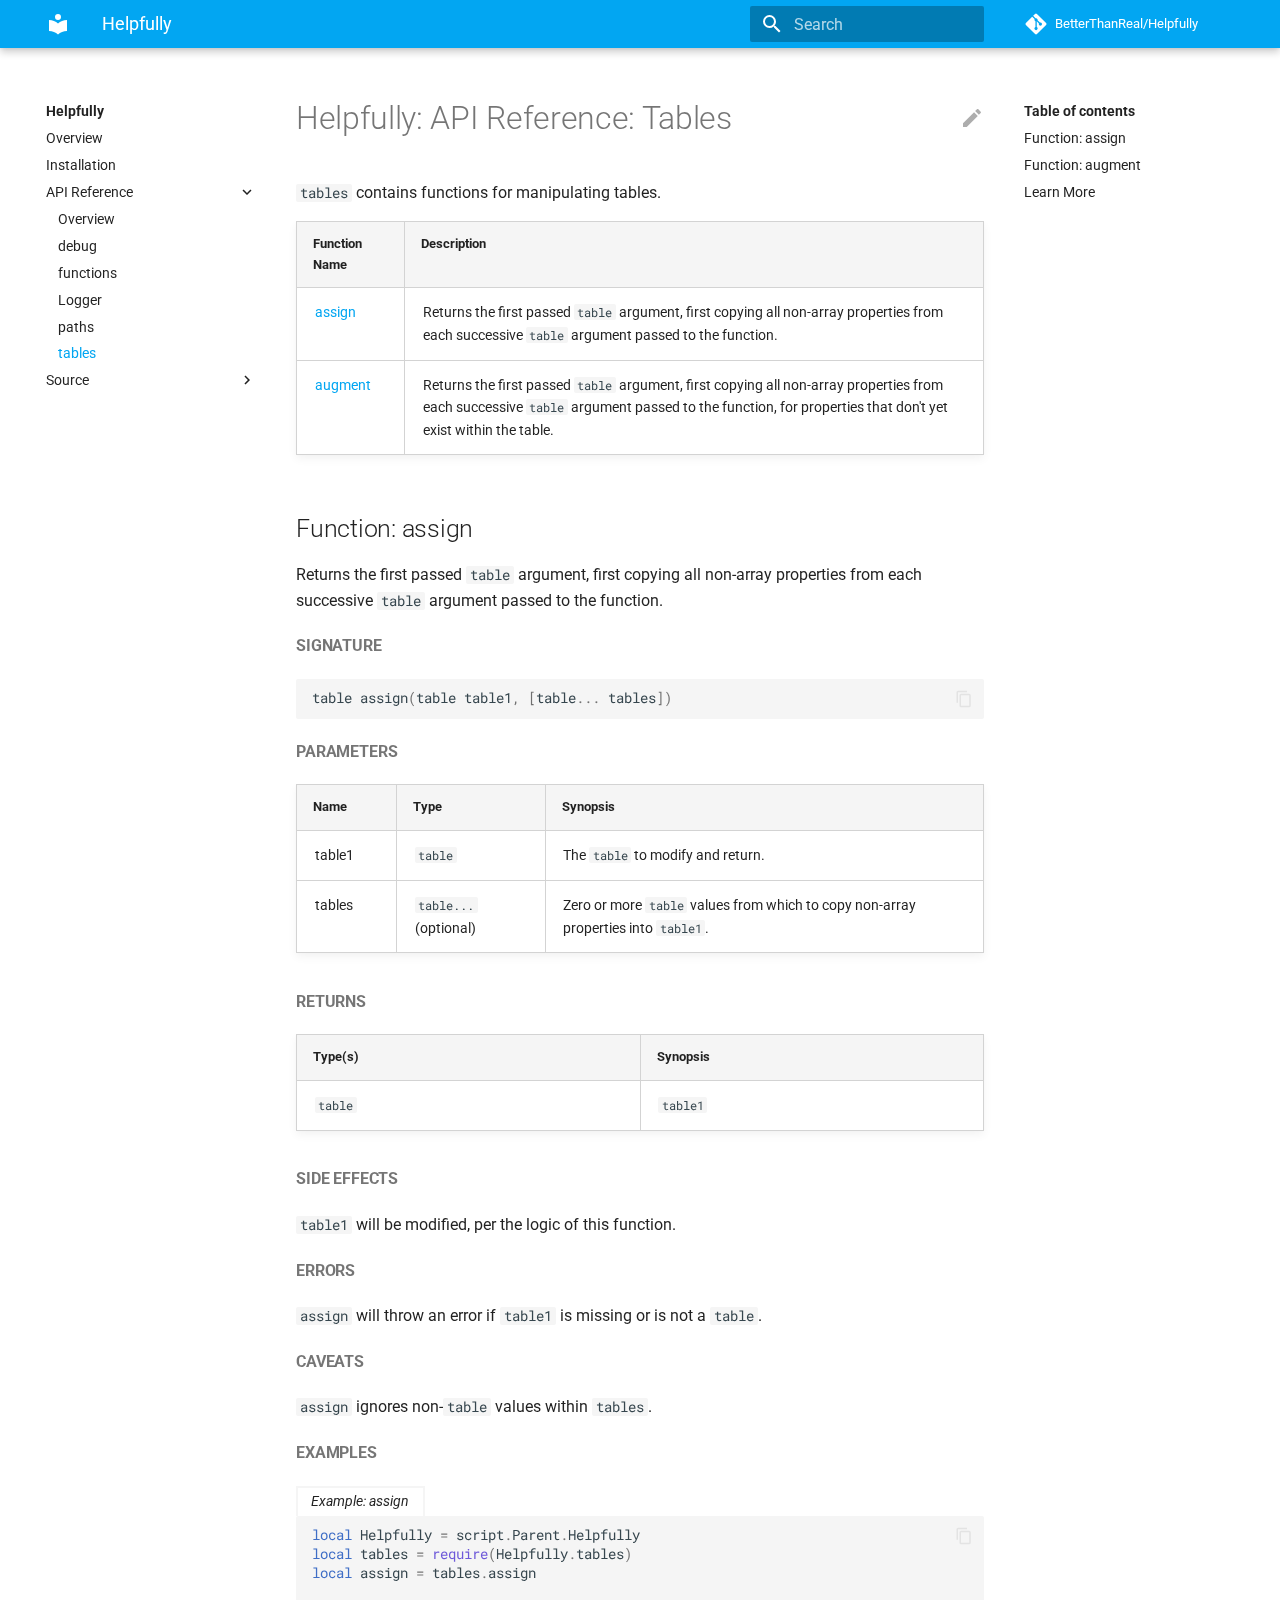
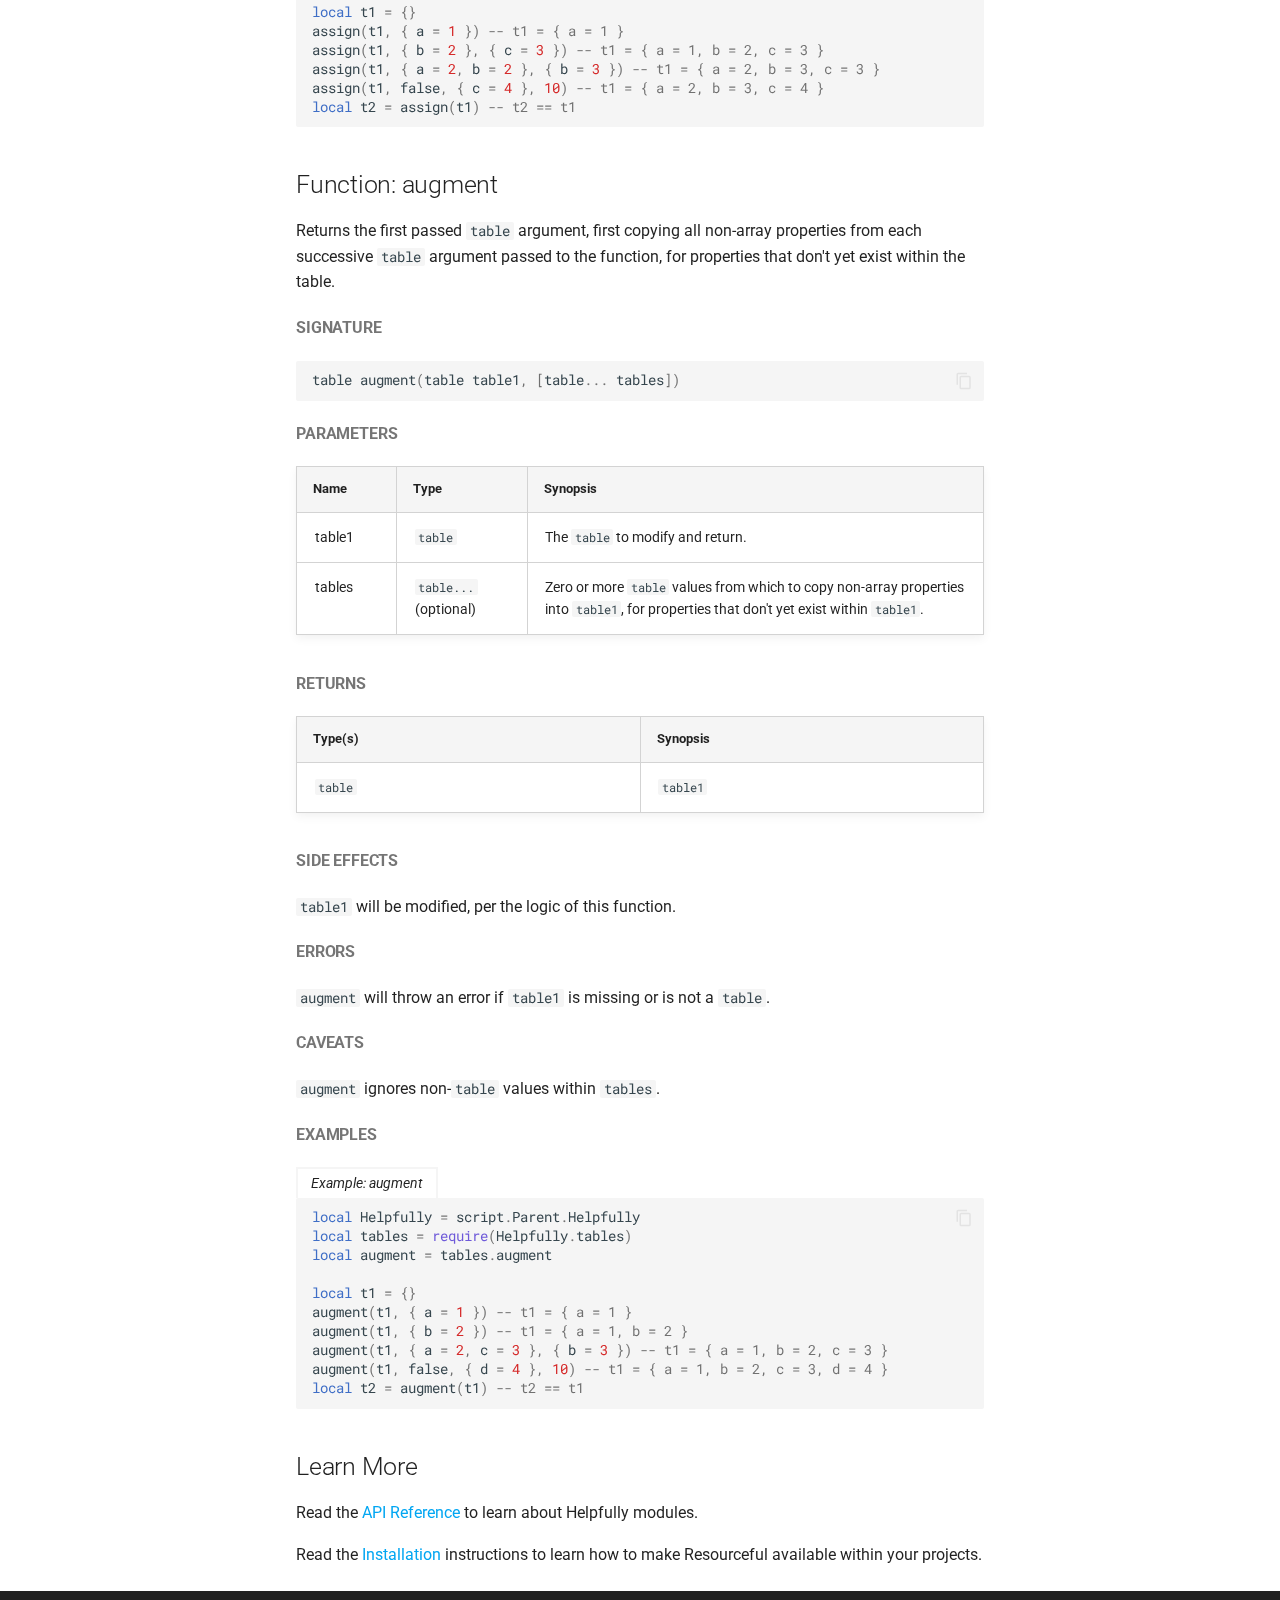
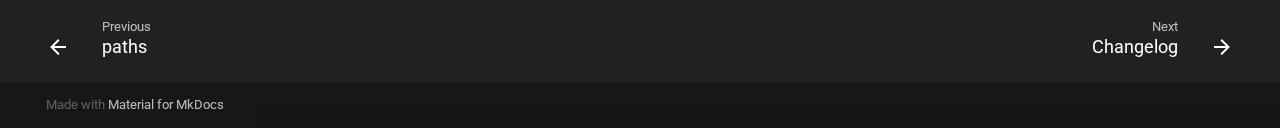
<file: api-reference/tables/index.html>
<!doctype html>
<html lang="en" class="no-js">
  <head>
    
      <meta charset="utf-8">
      <meta name="viewport" content="width=device-width,initial-scale=1">
      
      
      
      
      <link rel="icon" href="../../assets/images/favicon.png">
      <meta name="generator" content="mkdocs-1.1.2, mkdocs-material-7.1.3">
    
    
      
        <title>tables - Helpfully</title>
      
    
    
      <link rel="stylesheet" href="../../assets/stylesheets/main.e35208c4.min.css">
      
        
        <link rel="stylesheet" href="../../assets/stylesheets/palette.ef6f36e2.min.css">
        
          
          
          <meta name="theme-color" content="#02a6f2">
        
      
    
    
    
      
        
        <link rel="preconnect" href="https://fonts.gstatic.com" crossorigin>
        <link rel="stylesheet" href="https://fonts.googleapis.com/css?family=Roboto:300,400,400i,700%7CRoboto+Mono&display=fallback">
        <style>:root{--md-text-font-family:"Roboto";--md-code-font-family:"Roboto Mono"}</style>
      
    
    
    
      <link rel="stylesheet" href="../../css/extra.css">
    
    
      
    
    
  </head>
  
  
    
    
    
    
    
    <body dir="ltr" data-md-color-scheme="preference" data-md-color-primary="light-blue" data-md-color-accent="light-blue">
  
    
    <script>function __prefix(e){return new URL("../..",location).pathname+"."+e}function __get(e,t=localStorage){return JSON.parse(t.getItem(__prefix(e)))}</script>
    
    <input class="md-toggle" data-md-toggle="drawer" type="checkbox" id="__drawer" autocomplete="off">
    <input class="md-toggle" data-md-toggle="search" type="checkbox" id="__search" autocomplete="off">
    <label class="md-overlay" for="__drawer"></label>
    <div data-md-component="skip">
      
        
        <a href="#helpfully-api-reference-tables" class="md-skip">
          Skip to content
        </a>
      
    </div>
    <div data-md-component="announce">
      
    </div>
    
      <header class="md-header" data-md-component="header">
  <nav class="md-header__inner md-grid" aria-label="Header">
    <a href="../.." title="Helpfully" class="md-header__button md-logo" aria-label="Helpfully" data-md-component="logo">
      
  
  <svg xmlns="http://www.w3.org/2000/svg" viewBox="0 0 24 24"><path d="M12 8a3 3 0 0 0 3-3 3 3 0 0 0-3-3 3 3 0 0 0-3 3 3 3 0 0 0 3 3m0 3.54C9.64 9.35 6.5 8 3 8v11c3.5 0 6.64 1.35 9 3.54 2.36-2.19 5.5-3.54 9-3.54V8c-3.5 0-6.64 1.35-9 3.54z"/></svg>

    </a>
    <label class="md-header__button md-icon" for="__drawer">
      <svg xmlns="http://www.w3.org/2000/svg" viewBox="0 0 24 24"><path d="M3 6h18v2H3V6m0 5h18v2H3v-2m0 5h18v2H3v-2z"/></svg>
    </label>
    <div class="md-header__title" data-md-component="header-title">
      <div class="md-header__ellipsis">
        <div class="md-header__topic">
          <span class="md-ellipsis">
            Helpfully
          </span>
        </div>
        <div class="md-header__topic" data-md-component="header-topic">
          <span class="md-ellipsis">
            
              tables
            
          </span>
        </div>
      </div>
    </div>
    
    
    
      <label class="md-header__button md-icon" for="__search">
        <svg xmlns="http://www.w3.org/2000/svg" viewBox="0 0 24 24"><path d="M9.5 3A6.5 6.5 0 0 1 16 9.5c0 1.61-.59 3.09-1.56 4.23l.27.27h.79l5 5-1.5 1.5-5-5v-.79l-.27-.27A6.516 6.516 0 0 1 9.5 16 6.5 6.5 0 0 1 3 9.5 6.5 6.5 0 0 1 9.5 3m0 2C7 5 5 7 5 9.5S7 14 9.5 14 14 12 14 9.5 12 5 9.5 5z"/></svg>
      </label>
      
<div class="md-search" data-md-component="search" role="dialog">
  <label class="md-search__overlay" for="__search"></label>
  <div class="md-search__inner" role="search">
    <form class="md-search__form" name="search">
      <input type="text" class="md-search__input" name="query" aria-label="Search" placeholder="Search" autocapitalize="off" autocorrect="off" autocomplete="off" spellcheck="false" data-md-component="search-query" data-md-state="active" required>
      <label class="md-search__icon md-icon" for="__search">
        <svg xmlns="http://www.w3.org/2000/svg" viewBox="0 0 24 24"><path d="M9.5 3A6.5 6.5 0 0 1 16 9.5c0 1.61-.59 3.09-1.56 4.23l.27.27h.79l5 5-1.5 1.5-5-5v-.79l-.27-.27A6.516 6.516 0 0 1 9.5 16 6.5 6.5 0 0 1 3 9.5 6.5 6.5 0 0 1 9.5 3m0 2C7 5 5 7 5 9.5S7 14 9.5 14 14 12 14 9.5 12 5 9.5 5z"/></svg>
        <svg xmlns="http://www.w3.org/2000/svg" viewBox="0 0 24 24"><path d="M20 11v2H8l5.5 5.5-1.42 1.42L4.16 12l7.92-7.92L13.5 5.5 8 11h12z"/></svg>
      </label>
      <button type="reset" class="md-search__icon md-icon" aria-label="Clear" tabindex="-1">
        <svg xmlns="http://www.w3.org/2000/svg" viewBox="0 0 24 24"><path d="M19 6.41 17.59 5 12 10.59 6.41 5 5 6.41 10.59 12 5 17.59 6.41 19 12 13.41 17.59 19 19 17.59 13.41 12 19 6.41z"/></svg>
      </button>
    </form>
    <div class="md-search__output">
      <div class="md-search__scrollwrap" data-md-scrollfix>
        <div class="md-search-result" data-md-component="search-result">
          <div class="md-search-result__meta">
            Initializing search
          </div>
          <ol class="md-search-result__list"></ol>
        </div>
      </div>
    </div>
  </div>
</div>
    
    
      <div class="md-header__source">
        
<a href="https://github.com/BetterThanReal/Helpfully/" title="Go to repository" class="md-source" data-md-component="source">
  <div class="md-source__icon md-icon">
    
    <svg xmlns="http://www.w3.org/2000/svg" viewBox="0 0 448 512"><path d="M439.55 236.05 244 40.45a28.87 28.87 0 0 0-40.81 0l-40.66 40.63 51.52 51.52c27.06-9.14 52.68 16.77 43.39 43.68l49.66 49.66c34.23-11.8 61.18 31 35.47 56.69-26.49 26.49-70.21-2.87-56-37.34L240.22 199v121.85c25.3 12.54 22.26 41.85 9.08 55a34.34 34.34 0 0 1-48.55 0c-17.57-17.6-11.07-46.91 11.25-56v-123c-20.8-8.51-24.6-30.74-18.64-45L142.57 101 8.45 235.14a28.86 28.86 0 0 0 0 40.81l195.61 195.6a28.86 28.86 0 0 0 40.8 0l194.69-194.69a28.86 28.86 0 0 0 0-40.81z"/></svg>
  </div>
  <div class="md-source__repository">
    BetterThanReal/Helpfully
  </div>
</a>
      </div>
    
  </nav>
</header>
    
    <div class="md-container" data-md-component="container">
      
      
        
      
      <main class="md-main" data-md-component="main">
        <div class="md-main__inner md-grid">
          
            
              
              <div class="md-sidebar md-sidebar--primary" data-md-component="sidebar" data-md-type="navigation" >
                <div class="md-sidebar__scrollwrap">
                  <div class="md-sidebar__inner">
                    


<nav class="md-nav md-nav--primary" aria-label="Navigation" data-md-level="0">
  <label class="md-nav__title" for="__drawer">
    <a href="../.." title="Helpfully" class="md-nav__button md-logo" aria-label="Helpfully" data-md-component="logo">
      
  
  <svg xmlns="http://www.w3.org/2000/svg" viewBox="0 0 24 24"><path d="M12 8a3 3 0 0 0 3-3 3 3 0 0 0-3-3 3 3 0 0 0-3 3 3 3 0 0 0 3 3m0 3.54C9.64 9.35 6.5 8 3 8v11c3.5 0 6.64 1.35 9 3.54 2.36-2.19 5.5-3.54 9-3.54V8c-3.5 0-6.64 1.35-9 3.54z"/></svg>

    </a>
    Helpfully
  </label>
  
    <div class="md-nav__source">
      
<a href="https://github.com/BetterThanReal/Helpfully/" title="Go to repository" class="md-source" data-md-component="source">
  <div class="md-source__icon md-icon">
    
    <svg xmlns="http://www.w3.org/2000/svg" viewBox="0 0 448 512"><path d="M439.55 236.05 244 40.45a28.87 28.87 0 0 0-40.81 0l-40.66 40.63 51.52 51.52c27.06-9.14 52.68 16.77 43.39 43.68l49.66 49.66c34.23-11.8 61.18 31 35.47 56.69-26.49 26.49-70.21-2.87-56-37.34L240.22 199v121.85c25.3 12.54 22.26 41.85 9.08 55a34.34 34.34 0 0 1-48.55 0c-17.57-17.6-11.07-46.91 11.25-56v-123c-20.8-8.51-24.6-30.74-18.64-45L142.57 101 8.45 235.14a28.86 28.86 0 0 0 0 40.81l195.61 195.6a28.86 28.86 0 0 0 40.8 0l194.69-194.69a28.86 28.86 0 0 0 0-40.81z"/></svg>
  </div>
  <div class="md-source__repository">
    BetterThanReal/Helpfully
  </div>
</a>
    </div>
  
  <ul class="md-nav__list" data-md-scrollfix>
    
      
      
      

  
  
  
    <li class="md-nav__item">
      <a href="../.." class="md-nav__link">
        Overview
      </a>
    </li>
  

    
      
      
      

  
  
  
    <li class="md-nav__item">
      <a href="../../installation/" class="md-nav__link">
        Installation
      </a>
    </li>
  

    
      
      
      

  
  
    
  
  
    
    <li class="md-nav__item md-nav__item--active md-nav__item--nested">
      
      
        <input class="md-nav__toggle md-toggle" data-md-toggle="__nav_3" type="checkbox" id="__nav_3" checked>
      
      <label class="md-nav__link" for="__nav_3">
        API Reference
        <span class="md-nav__icon md-icon"></span>
      </label>
      <nav class="md-nav" aria-label="API Reference" data-md-level="1">
        <label class="md-nav__title" for="__nav_3">
          <span class="md-nav__icon md-icon"></span>
          API Reference
        </label>
        <ul class="md-nav__list" data-md-scrollfix>
          
            
  
  
  
    <li class="md-nav__item">
      <a href="../" class="md-nav__link">
        Overview
      </a>
    </li>
  

          
            
  
  
  
    <li class="md-nav__item">
      <a href="../debug/" class="md-nav__link">
        debug
      </a>
    </li>
  

          
            
  
  
  
    <li class="md-nav__item">
      <a href="../functions/" class="md-nav__link">
        functions
      </a>
    </li>
  

          
            
  
  
  
    <li class="md-nav__item">
      <a href="../Logger/" class="md-nav__link">
        Logger
      </a>
    </li>
  

          
            
  
  
  
    <li class="md-nav__item">
      <a href="../paths/" class="md-nav__link">
        paths
      </a>
    </li>
  

          
            
  
  
    
  
  
    <li class="md-nav__item md-nav__item--active">
      
      <input class="md-nav__toggle md-toggle" data-md-toggle="toc" type="checkbox" id="__toc">
      
      
        
      
      
        <label class="md-nav__link md-nav__link--active" for="__toc">
          tables
          <span class="md-nav__icon md-icon"></span>
        </label>
      
      <a href="./" class="md-nav__link md-nav__link--active">
        tables
      </a>
      
        
<nav class="md-nav md-nav--secondary" aria-label="Table of contents">
  
  
  
    
  
  
    <label class="md-nav__title" for="__toc">
      <span class="md-nav__icon md-icon"></span>
      Table of contents
    </label>
    <ul class="md-nav__list" data-md-component="toc" data-md-scrollfix>
      
        <li class="md-nav__item">
  <a href="#function-assign" class="md-nav__link">
    Function: assign
  </a>
  
</li>
      
        <li class="md-nav__item">
  <a href="#function-augment" class="md-nav__link">
    Function: augment
  </a>
  
</li>
      
        <li class="md-nav__item">
  <a href="#learn-more" class="md-nav__link">
    Learn More
  </a>
  
</li>
      
    </ul>
  
</nav>
      
    </li>
  

          
        </ul>
      </nav>
    </li>
  

    
      
      
      

  
  
  
    
    <li class="md-nav__item md-nav__item--nested">
      
      
        <input class="md-nav__toggle md-toggle" data-md-toggle="__nav_4" type="checkbox" id="__nav_4" >
      
      <label class="md-nav__link" for="__nav_4">
        Source
        <span class="md-nav__icon md-icon"></span>
      </label>
      <nav class="md-nav" aria-label="Source" data-md-level="1">
        <label class="md-nav__title" for="__nav_4">
          <span class="md-nav__icon md-icon"></span>
          Source
        </label>
        <ul class="md-nav__list" data-md-scrollfix>
          
            
  
  
  
    <li class="md-nav__item">
      <a href="../../changelog/" class="md-nav__link">
        Changelog
      </a>
    </li>
  

          
            
  
  
  
    <li class="md-nav__item">
      <a href="../../license/" class="md-nav__link">
        License
      </a>
    </li>
  

          
        </ul>
      </nav>
    </li>
  

    
  </ul>
</nav>
                  </div>
                </div>
              </div>
            
            
              
              <div class="md-sidebar md-sidebar--secondary" data-md-component="sidebar" data-md-type="toc" >
                <div class="md-sidebar__scrollwrap">
                  <div class="md-sidebar__inner">
                    
<nav class="md-nav md-nav--secondary" aria-label="Table of contents">
  
  
  
    
  
  
    <label class="md-nav__title" for="__toc">
      <span class="md-nav__icon md-icon"></span>
      Table of contents
    </label>
    <ul class="md-nav__list" data-md-component="toc" data-md-scrollfix>
      
        <li class="md-nav__item">
  <a href="#function-assign" class="md-nav__link">
    Function: assign
  </a>
  
</li>
      
        <li class="md-nav__item">
  <a href="#function-augment" class="md-nav__link">
    Function: augment
  </a>
  
</li>
      
        <li class="md-nav__item">
  <a href="#learn-more" class="md-nav__link">
    Learn More
  </a>
  
</li>
      
    </ul>
  
</nav>
                  </div>
                </div>
              </div>
            
          
          <div class="md-content" data-md-component="content">
            <article class="md-content__inner md-typeset">
              
                
                  <a href="https://github.com/BetterThanReal/Helpfully/edit/master/docs/api-reference/tables.md" title="Edit this page" class="md-content__button md-icon">
                    <svg xmlns="http://www.w3.org/2000/svg" viewBox="0 0 24 24"><path d="M20.71 7.04c.39-.39.39-1.04 0-1.41l-2.34-2.34c-.37-.39-1.02-.39-1.41 0l-1.84 1.83 3.75 3.75M3 17.25V21h3.75L17.81 9.93l-3.75-3.75L3 17.25z"/></svg>
                  </a>
                
                
                <h1 id="helpfully-api-reference-tables">Helpfully: API Reference: Tables<a class="headerlink" href="#helpfully-api-reference-tables" title="Permanent link">&para;</a></h1>
<p><code>tables</code> contains functions for manipulating tables.</p>
<table>
<thead>
<tr><th>Function Name</th><th>Description</th></tr>
</thead>
<tbody>
<tr><td><a href='#function-assign'>assign</a></td>
<td>Returns the first passed <code>table</code> argument, first copying all
non-array properties from each successive <code>table</code> argument passed
to the function.</td></tr>
<tr><td><a href='#function-augment'>augment</a></td>
<td>Returns the first passed <code>table</code> argument, first copying all
non-array properties from each successive <code>table</code> argument passed
to the function, for properties that don't yet exist within the table.
</td></tr>
</tbody></table>

<h2 id="function-assign">Function: assign<a class="headerlink" href="#function-assign" title="Permanent link">&para;</a></h2>
<p>Returns the first passed <code>table</code> argument, first copying all non-array
properties from each successive <code>table</code> argument passed to the function.</p>
<h5 id="signature">Signature<a class="headerlink" href="#signature" title="Permanent link">&para;</a></h5>
<div class="highlight"><pre><span></span><code><span class="n">table</span> <span class="n">assign</span><span class="p">(</span><span class="n">table</span> <span class="n">table1</span><span class="p">,</span> <span class="p">[</span><span class="n">table</span><span class="p">...</span> <span class="n">tables</span><span class="p">])</span>
</code></pre></div>
<h5 id="parameters">Parameters<a class="headerlink" href="#parameters" title="Permanent link">&para;</a></h5>
<table>
<thead>
<tr class='header'>
  <th>Name</th><th>Type</th><th>Synopsis</th></tr>
</thead>
<tbody>
<tr><td>table1</td><td><code>table</code></td>
<td>The <code>table</code> to modify and return.</td></tr>
<tr><td>tables</td><td><code>table...</code> (optional)</td>
<td>Zero or more <code>table</code> values from which to copy non-array
properties into <code>table1</code>.</td></tr>
</tbody>
</table>

<h5 id="returns">Returns<a class="headerlink" href="#returns" title="Permanent link">&para;</a></h5>
<table>
<thead>
<tr class='header'>
  <th>Type(s)</th><th>Synopsis</th></tr>
</thead>
<tbody>
<tr><td><code>table</code></td>
<td><code>table1</code></td></tr>
</tbody>
</table>

<h5 id="side-effects">Side Effects<a class="headerlink" href="#side-effects" title="Permanent link">&para;</a></h5>
<p><code>table1</code> will be modified, per the logic of this function.</p>
<h5 id="errors">Errors<a class="headerlink" href="#errors" title="Permanent link">&para;</a></h5>
<p><code>assign</code> will throw an error if <code>table1</code> is missing or is not a <code>table</code>.</p>
<h5 id="caveats">Caveats<a class="headerlink" href="#caveats" title="Permanent link">&para;</a></h5>
<p><code>assign</code> ignores non-<code>table</code> values within <code>tables</code>.</p>
<h5 id="examples">Examples<a class="headerlink" href="#examples" title="Permanent link">&para;</a></h5>
<figure><figcaption><em>Example: assign</em></figcaption></figure>

<div class="highlight"><pre><span></span><code><span class="kd">local</span> <span class="n">Helpfully</span> <span class="o">=</span> <span class="n">script</span><span class="p">.</span><span class="n">Parent</span><span class="p">.</span><span class="n">Helpfully</span>
<span class="kd">local</span> <span class="n">tables</span> <span class="o">=</span> <span class="nb">require</span><span class="p">(</span><span class="n">Helpfully</span><span class="p">.</span><span class="n">tables</span><span class="p">)</span>
<span class="kd">local</span> <span class="n">assign</span> <span class="o">=</span> <span class="n">tables</span><span class="p">.</span><span class="n">assign</span>

<span class="kd">local</span> <span class="n">t1</span> <span class="o">=</span> <span class="p">{}</span>
<span class="n">assign</span><span class="p">(</span><span class="n">t1</span><span class="p">,</span> <span class="p">{</span> <span class="n">a</span> <span class="o">=</span> <span class="mi">1</span> <span class="p">})</span> <span class="c1">-- t1 = { a = 1 }</span>
<span class="n">assign</span><span class="p">(</span><span class="n">t1</span><span class="p">,</span> <span class="p">{</span> <span class="n">b</span> <span class="o">=</span> <span class="mi">2</span> <span class="p">},</span> <span class="p">{</span> <span class="n">c</span> <span class="o">=</span> <span class="mi">3</span> <span class="p">})</span> <span class="c1">-- t1 = { a = 1, b = 2, c = 3 }</span>
<span class="n">assign</span><span class="p">(</span><span class="n">t1</span><span class="p">,</span> <span class="p">{</span> <span class="n">a</span> <span class="o">=</span> <span class="mi">2</span><span class="p">,</span> <span class="n">b</span> <span class="o">=</span> <span class="mi">2</span> <span class="p">},</span> <span class="p">{</span> <span class="n">b</span> <span class="o">=</span> <span class="mi">3</span> <span class="p">})</span> <span class="c1">-- t1 = { a = 2, b = 3, c = 3 }</span>
<span class="n">assign</span><span class="p">(</span><span class="n">t1</span><span class="p">,</span> <span class="kc">false</span><span class="p">,</span> <span class="p">{</span> <span class="n">c</span> <span class="o">=</span> <span class="mi">4</span> <span class="p">},</span> <span class="mi">10</span><span class="p">)</span> <span class="c1">-- t1 = { a = 2, b = 3, c = 4 }</span>
<span class="kd">local</span> <span class="n">t2</span> <span class="o">=</span> <span class="n">assign</span><span class="p">(</span><span class="n">t1</span><span class="p">)</span> <span class="c1">-- t2 == t1</span>
</code></pre></div>
<h2 id="function-augment">Function: augment<a class="headerlink" href="#function-augment" title="Permanent link">&para;</a></h2>
<p>Returns the first passed <code>table</code> argument, first copying all non-array
properties from each successive <code>table</code> argument passed to the function, for
properties that don't yet exist within the table.</p>
<h5 id="signature_1">Signature<a class="headerlink" href="#signature_1" title="Permanent link">&para;</a></h5>
<div class="highlight"><pre><span></span><code><span class="n">table</span> <span class="n">augment</span><span class="p">(</span><span class="n">table</span> <span class="n">table1</span><span class="p">,</span> <span class="p">[</span><span class="n">table</span><span class="p">...</span> <span class="n">tables</span><span class="p">])</span>
</code></pre></div>
<h5 id="parameters_1">Parameters<a class="headerlink" href="#parameters_1" title="Permanent link">&para;</a></h5>
<table>
<thead>
<tr class='header'>
  <th>Name</th><th>Type</th><th>Synopsis</th></tr>
</thead>
<tbody>
<tr><td>table1</td><td><code>table</code></td>
<td>The <code>table</code> to modify and return.</td></tr>
<tr><td>tables</td><td><code>table...</code> (optional)</td>
<td>Zero or more <code>table</code> values from which to copy non-array
properties into <code>table1</code>, for properties that don't yet exist
within <code>table1</code>.</td></tr>
</tbody>
</table>

<h5 id="returns_1">Returns<a class="headerlink" href="#returns_1" title="Permanent link">&para;</a></h5>
<table>
<thead>
<tr class='header'>
  <th>Type(s)</th><th>Synopsis</th></tr>
</thead>
<tbody>
<tr><td><code>table</code></td>
<td><code>table1</code></td></tr>
</tbody>
</table>

<h5 id="side-effects_1">Side Effects<a class="headerlink" href="#side-effects_1" title="Permanent link">&para;</a></h5>
<p><code>table1</code> will be modified, per the logic of this function.</p>
<h5 id="errors_1">Errors<a class="headerlink" href="#errors_1" title="Permanent link">&para;</a></h5>
<p><code>augment</code> will throw an error if <code>table1</code> is missing or is not a <code>table</code>.</p>
<h5 id="caveats_1">Caveats<a class="headerlink" href="#caveats_1" title="Permanent link">&para;</a></h5>
<p><code>augment</code> ignores non-<code>table</code> values within <code>tables</code>.</p>
<h5 id="examples_1">Examples<a class="headerlink" href="#examples_1" title="Permanent link">&para;</a></h5>
<figure><figcaption><em>Example: augment</em></figcaption></figure>

<div class="highlight"><pre><span></span><code><span class="kd">local</span> <span class="n">Helpfully</span> <span class="o">=</span> <span class="n">script</span><span class="p">.</span><span class="n">Parent</span><span class="p">.</span><span class="n">Helpfully</span>
<span class="kd">local</span> <span class="n">tables</span> <span class="o">=</span> <span class="nb">require</span><span class="p">(</span><span class="n">Helpfully</span><span class="p">.</span><span class="n">tables</span><span class="p">)</span>
<span class="kd">local</span> <span class="n">augment</span> <span class="o">=</span> <span class="n">tables</span><span class="p">.</span><span class="n">augment</span>

<span class="kd">local</span> <span class="n">t1</span> <span class="o">=</span> <span class="p">{}</span>
<span class="n">augment</span><span class="p">(</span><span class="n">t1</span><span class="p">,</span> <span class="p">{</span> <span class="n">a</span> <span class="o">=</span> <span class="mi">1</span> <span class="p">})</span> <span class="c1">-- t1 = { a = 1 }</span>
<span class="n">augment</span><span class="p">(</span><span class="n">t1</span><span class="p">,</span> <span class="p">{</span> <span class="n">b</span> <span class="o">=</span> <span class="mi">2</span> <span class="p">})</span> <span class="c1">-- t1 = { a = 1, b = 2 }</span>
<span class="n">augment</span><span class="p">(</span><span class="n">t1</span><span class="p">,</span> <span class="p">{</span> <span class="n">a</span> <span class="o">=</span> <span class="mi">2</span><span class="p">,</span> <span class="n">c</span> <span class="o">=</span> <span class="mi">3</span> <span class="p">},</span> <span class="p">{</span> <span class="n">b</span> <span class="o">=</span> <span class="mi">3</span> <span class="p">})</span> <span class="c1">-- t1 = { a = 1, b = 2, c = 3 }</span>
<span class="n">augment</span><span class="p">(</span><span class="n">t1</span><span class="p">,</span> <span class="kc">false</span><span class="p">,</span> <span class="p">{</span> <span class="n">d</span> <span class="o">=</span> <span class="mi">4</span> <span class="p">},</span> <span class="mi">10</span><span class="p">)</span> <span class="c1">-- t1 = { a = 1, b = 2, c = 3, d = 4 }</span>
<span class="kd">local</span> <span class="n">t2</span> <span class="o">=</span> <span class="n">augment</span><span class="p">(</span><span class="n">t1</span><span class="p">)</span> <span class="c1">-- t2 == t1</span>
</code></pre></div>
<h2 id="learn-more">Learn More<a class="headerlink" href="#learn-more" title="Permanent link">&para;</a></h2>
<p>Read the <a href="../" title="API Reference">API Reference</a> to learn about Helpfully modules.</p>
<p>Read the <a href="../../installation/" title="Installation">Installation</a> instructions to learn how to make Resourceful
available within your projects.</p>
                
              
              
                


              
            </article>
          </div>
        </div>
        
      </main>
      
        
<footer class="md-footer">
  
    <nav class="md-footer__inner md-grid" aria-label="Footer">
      
        <a href="../paths/" class="md-footer__link md-footer__link--prev" rel="prev">
          <div class="md-footer__button md-icon">
            <svg xmlns="http://www.w3.org/2000/svg" viewBox="0 0 24 24"><path d="M20 11v2H8l5.5 5.5-1.42 1.42L4.16 12l7.92-7.92L13.5 5.5 8 11h12z"/></svg>
          </div>
          <div class="md-footer__title">
            <div class="md-ellipsis">
              <span class="md-footer__direction">
                Previous
              </span>
              paths
            </div>
          </div>
        </a>
      
      
        <a href="../../changelog/" class="md-footer__link md-footer__link--next" rel="next">
          <div class="md-footer__title">
            <div class="md-ellipsis">
              <span class="md-footer__direction">
                Next
              </span>
              Changelog
            </div>
          </div>
          <div class="md-footer__button md-icon">
            <svg xmlns="http://www.w3.org/2000/svg" viewBox="0 0 24 24"><path d="M4 11v2h12l-5.5 5.5 1.42 1.42L19.84 12l-7.92-7.92L10.5 5.5 16 11H4z"/></svg>
          </div>
        </a>
      
    </nav>
  
  <div class="md-footer-meta md-typeset">
    <div class="md-footer-meta__inner md-grid">
      <div class="md-footer-copyright">
        
        Made with
        <a href="https://squidfunk.github.io/mkdocs-material/" target="_blank" rel="noopener">
          Material for MkDocs
        </a>
        
      </div>
      
    </div>
  </div>
</footer>
      
    </div>
    <div class="md-dialog" data-md-component="dialog">
      <div class="md-dialog__inner md-typeset"></div>
    </div>
    <script id="__config" type="application/json">{"base": "../..", "features": [], "translations": {"clipboard.copy": "Copy to clipboard", "clipboard.copied": "Copied to clipboard", "search.config.lang": "en", "search.config.pipeline": "trimmer, stopWordFilter", "search.config.separator": "[\\s\\-]+", "search.placeholder": "Search", "search.result.placeholder": "Type to start searching", "search.result.none": "No matching documents", "search.result.one": "1 matching document", "search.result.other": "# matching documents", "search.result.more.one": "1 more on this page", "search.result.more.other": "# more on this page", "search.result.term.missing": "Missing"}, "search": "../../assets/javascripts/workers/search.fe42c31b.min.js", "version": null}</script>
    
    
      <script src="../../assets/javascripts/bundle.4ea5477f.min.js"></script>
      
    
  </body>
</html>
</file>
<file: css/extra.css>
.md-typeset a:hover {
  text-decoration: underline;
}
.md-typeset figcaption {
  margin: 0;
  padding: 2pt 10pt;
  font-size: 0.9em;
  font-style: normal;
  border: 2px solid;
  border-color: var(--md-code-bg-color);
  border-bottom: none;
}
.md-typeset figure {
  margin: 0;
  padding: 0;
}
.md-typeset pre {
  margin-top: 0px;
}
.md-typeset h5 {
  font-size: 1em;
}
.md-typeset h6 {
  font-size: 1em;
  font-weight: normal;
  text-decoration: underline;
}
.md-typeset table {
  display: table !important;
}
.md-typeset table th,
.md-typeset table tr.header td {
  background-color: var(--md-code-bg-color) !important;
  color: var(--md-typeset-color) !important;
  font-weight: bold !important;
}
.md-typeset table,
.md-typeset table td,
.md-typeset table th,
.md-typeset table tr {
  border: 1px solid;
  border-color: var(--md-code-bg-color);
  border-color: lightgrey;
  border-collapse: collapse;
}
.md-typeset table tr:hover td {
  background-color: #f0f2ff;
}
.md-typeset table tr:hover td code {
  background-color: #d5d9f5;
}
.md-typeset__table {
  width: 100%;
}
.md-typeset__table td {
  font-size: 1.1em;
}
.pedantic-disclaimer {
  font-size: 0.9em;
  font-style: italic;
  font-weight: lighter;
}
</file>
<file: assets/stylesheets/main.e35208c4.min.css>
@charset "UTF-8";html{box-sizing:border-box;-webkit-text-size-adjust:none;-ms-text-size-adjust:none;text-size-adjust:none}*,:after,:before{box-sizing:inherit}body{margin:0}a,button,input,label{-webkit-tap-highlight-color:transparent}a{color:inherit;text-decoration:none}hr{display:block;box-sizing:initial;height:.05rem;padding:0;overflow:visible;border:0}small{font-size:80%}sub,sup{line-height:1em}img{border-style:none}table{border-collapse:initial;border-spacing:0}td,th{font-weight:400;vertical-align:top}button{margin:0;padding:0;font-size:inherit;font-family:inherit;background:transparent;border:0}input{border:0;outline:none}:root{--md-default-fg-color:rgba(0,0,0,0.87);--md-default-fg-color--light:rgba(0,0,0,0.54);--md-default-fg-color--lighter:rgba(0,0,0,0.32);--md-default-fg-color--lightest:rgba(0,0,0,0.07);--md-default-bg-color:#fff;--md-default-bg-color--light:hsla(0,0%,100%,0.7);--md-default-bg-color--lighter:hsla(0,0%,100%,0.3);--md-default-bg-color--lightest:hsla(0,0%,100%,0.12);--md-primary-fg-color:#4051b5;--md-primary-fg-color--light:#5d6cc0;--md-primary-fg-color--dark:#303fa1;--md-primary-bg-color:#fff;--md-primary-bg-color--light:hsla(0,0%,100%,0.7);--md-accent-fg-color:#526cfe;--md-accent-fg-color--transparent:rgba(83,108,254,0.1);--md-accent-bg-color:#fff;--md-accent-bg-color--light:hsla(0,0%,100%,0.7)}:root>*{--md-code-fg-color:#36464e;--md-code-bg-color:#f5f5f5;--md-code-hl-color:rgba(255,255,0,0.5);--md-code-hl-number-color:#d52a2a;--md-code-hl-special-color:#db1457;--md-code-hl-function-color:#a846b9;--md-code-hl-constant-color:#6e59d9;--md-code-hl-keyword-color:#3f6ec6;--md-code-hl-string-color:#1c7d4d;--md-code-hl-name-color:var(--md-code-fg-color);--md-code-hl-operator-color:var(--md-default-fg-color--light);--md-code-hl-punctuation-color:var(--md-default-fg-color--light);--md-code-hl-comment-color:var(--md-default-fg-color--light);--md-code-hl-generic-color:var(--md-default-fg-color--light);--md-code-hl-variable-color:var(--md-default-fg-color--light);--md-typeset-color:var(--md-default-fg-color);--md-typeset-a-color:var(--md-primary-fg-color);--md-typeset-mark-color:rgba(255,255,0,0.5);--md-typeset-del-color:rgba(245,80,61,0.15);--md-typeset-ins-color:rgba(11,213,112,0.15);--md-typeset-kbd-color:#fafafa;--md-typeset-kbd-accent-color:#fff;--md-typeset-kbd-border-color:#b8b8b8;--md-admonition-fg-color:var(--md-default-fg-color);--md-admonition-bg-color:var(--md-default-bg-color);--md-footer-fg-color:#fff;--md-footer-fg-color--light:hsla(0,0%,100%,0.7);--md-footer-fg-color--lighter:hsla(0,0%,100%,0.3);--md-footer-bg-color:rgba(0,0,0,0.87);--md-footer-bg-color--dark:rgba(0,0,0,0.32)}.md-icon svg{display:block;width:1.2rem;height:1.2rem;fill:currentColor}body{-webkit-font-smoothing:antialiased;-moz-osx-font-smoothing:grayscale}body,input{font-feature-settings:"kern","liga";font-family:var(--md-text-font-family,_),-apple-system,BlinkMacSystemFont,Helvetica,Arial,sans-serif}body,code,input,kbd,pre{color:var(--md-typeset-color)}code,kbd,pre{font-feature-settings:"kern";font-family:var(--md-code-font-family,_),SFMono-Regular,Consolas,Menlo,monospace}:root{--md-typeset-table--ascending:url("data:image/svg+xml;charset=utf-8,<svg xmlns='http://www.w3.org/2000/svg' viewBox='0 0 24 24'><path d='M11 4h2v12l5.5-5.5 1.42 1.42L12 19.84l-7.92-7.92L5.5 10.5 11 16V4z'/></svg>");--md-typeset-table--descending:url("data:image/svg+xml;charset=utf-8,<svg xmlns='http://www.w3.org/2000/svg' viewBox='0 0 24 24'><path d='M13 20h-2V8l-5.5 5.5-1.42-1.42L12 4.16l7.92 7.92-1.42 1.42L13 8v12z'/></svg>")}.md-typeset{font-size:.8rem;line-height:1.6;-webkit-print-color-adjust:exact;color-adjust:exact}@media print{.md-typeset{font-size:.68rem}}.md-typeset blockquote,.md-typeset dl,.md-typeset figure,.md-typeset ol,.md-typeset pre,.md-typeset ul{margin:1em 0}.md-typeset h1{margin:0 0 1.25em;color:var(--md-default-fg-color--light);font-size:2em;line-height:1.3}.md-typeset h1,.md-typeset h2{font-weight:300;letter-spacing:-.01em}.md-typeset h2{margin:1.6em 0 .64em;font-size:1.5625em;line-height:1.4}.md-typeset h3{margin:1.6em 0 .8em;font-weight:400;font-size:1.25em;line-height:1.5;letter-spacing:-.01em}.md-typeset h2+h3{margin-top:.8em}.md-typeset h4{margin:1em 0;font-weight:700;letter-spacing:-.01em}.md-typeset h5,.md-typeset h6{margin:1.25em 0;color:var(--md-default-fg-color--light);font-weight:700;font-size:.8em;letter-spacing:-.01em}.md-typeset h5{text-transform:uppercase}.md-typeset hr{display:flow-root;margin:1.5em 0;border-bottom:.05rem solid var(--md-default-fg-color--lightest)}.md-typeset a{color:var(--md-typeset-a-color);word-break:break-word}.md-typeset a,.md-typeset a:before{transition:color 125ms}.md-typeset a:focus,.md-typeset a:hover{color:var(--md-accent-fg-color)}.md-typeset a.focus-visible{outline-color:var(--md-accent-fg-color);outline-offset:.2rem}.md-typeset code,.md-typeset kbd,.md-typeset pre{color:var(--md-code-fg-color);direction:ltr}@media print{.md-typeset code,.md-typeset kbd,.md-typeset pre{white-space:pre-wrap}}.md-typeset code{padding:0 .2941176471em;font-size:.85em;word-break:break-word;background-color:var(--md-code-bg-color);border-radius:.1rem;-webkit-box-decoration-break:clone;box-decoration-break:clone}.md-typeset code:not(.focus-visible){outline:none;-webkit-tap-highlight-color:transparent}.md-typeset h1 code,.md-typeset h2 code,.md-typeset h3 code,.md-typeset h4 code,.md-typeset h5 code,.md-typeset h6 code{margin:initial;padding:initial;background-color:initial;box-shadow:none}.md-typeset a code{color:currentColor}.md-typeset pre{position:relative;display:flow-root;line-height:1.4}.md-typeset pre>code{display:block;margin:0;padding:.7720588235em 1.1764705882em;overflow:auto;word-break:normal;box-shadow:none;-webkit-box-decoration-break:slice;box-decoration-break:slice;touch-action:auto;scrollbar-width:thin;scrollbar-color:var(--md-default-fg-color--lighter) transparent}.md-typeset pre>code:hover{scrollbar-color:var(--md-accent-fg-color) transparent}.md-typeset pre>code::-webkit-scrollbar{width:.2rem;height:.2rem}.md-typeset pre>code::-webkit-scrollbar-thumb{background-color:var(--md-default-fg-color--lighter)}.md-typeset pre>code::-webkit-scrollbar-thumb:hover{background-color:var(--md-accent-fg-color)}@media screen and (max-width:44.9375em){.md-typeset>pre{margin:1em -.8rem}.md-typeset>pre code{border-radius:0}}.md-typeset kbd{display:inline-block;padding:0 .6666666667em;color:var(--md-default-fg-color);font-size:.75em;vertical-align:text-top;word-break:break-word;background-color:var(--md-typeset-kbd-color);border-radius:.1rem;box-shadow:0 .1rem 0 .05rem var(--md-typeset-kbd-border-color),0 .1rem 0 var(--md-typeset-kbd-border-color),0 -.1rem .2rem var(--md-typeset-kbd-accent-color) inset}.md-typeset mark{color:inherit;word-break:break-word;background-color:var(--md-typeset-mark-color);-webkit-box-decoration-break:clone;box-decoration-break:clone}.md-typeset abbr{text-decoration:none;border-bottom:.05rem dotted var(--md-default-fg-color--light);cursor:help}@media (hover:none){.md-typeset abbr{position:relative}.md-typeset abbr[title]:focus:after,.md-typeset abbr[title]:hover:after{box-shadow:0 2px 2px 0 rgba(0,0,0,.14),0 1px 5px 0 rgba(0,0,0,.12),0 3px 1px -2px rgba(0,0,0,.2);position:absolute;left:0;display:inline-block;width:auto;min-width:-webkit-max-content;min-width:-moz-max-content;min-width:max-content;max-width:80%;margin-top:2em;padding:.2rem .3rem;color:var(--md-default-bg-color);font-size:.7rem;background-color:var(--md-default-fg-color);border-radius:.1rem;content:attr(title)}}.md-typeset small{opacity:.75}.md-typeset sub,.md-typeset sup{margin-left:.078125em}[dir=rtl] .md-typeset sub,[dir=rtl] .md-typeset sup{margin-right:.078125em;margin-left:0}.md-typeset blockquote{display:flow-root;padding-left:.6rem;color:var(--md-default-fg-color--light);border-left:.2rem solid var(--md-default-fg-color--lighter)}[dir=rtl] .md-typeset blockquote{padding-right:.6rem;padding-left:0;border-right:.2rem solid var(--md-default-fg-color--lighter);border-left:initial}.md-typeset ul{list-style-type:disc}.md-typeset ol,.md-typeset ul{display:flow-root;margin-left:.625em;padding:0}[dir=rtl] .md-typeset ol,[dir=rtl] .md-typeset ul{margin-right:.625em;margin-left:0}.md-typeset ol ol,.md-typeset ul ol{list-style-type:lower-alpha}.md-typeset ol ol ol,.md-typeset ul ol ol{list-style-type:lower-roman}.md-typeset ol li,.md-typeset ul li{margin-bottom:.5em;margin-left:1.25em}[dir=rtl] .md-typeset ol li,[dir=rtl] .md-typeset ul li{margin-right:1.25em;margin-left:0}.md-typeset ol li blockquote,.md-typeset ol li p,.md-typeset ul li blockquote,.md-typeset ul li p{margin:.5em 0}.md-typeset ol li:last-child,.md-typeset ul li:last-child{margin-bottom:0}.md-typeset ol li ol,.md-typeset ol li ul,.md-typeset ul li ol,.md-typeset ul li ul{margin:.5em 0 .5em .625em}[dir=rtl] .md-typeset ol li ol,[dir=rtl] .md-typeset ol li ul,[dir=rtl] .md-typeset ul li ol,[dir=rtl] .md-typeset ul li ul{margin-right:.625em;margin-left:0}.md-typeset dd{margin:1em 0 1.5em 1.875em}[dir=rtl] .md-typeset dd{margin-right:1.875em;margin-left:0}.md-typeset img,.md-typeset svg{max-width:100%;height:auto}.md-typeset img[align=left],.md-typeset svg[align=left]{margin:1em 1em 1em 0}.md-typeset img[align=right],.md-typeset svg[align=right]{margin:1em 0 1em 1em}.md-typeset img[align]:only-child,.md-typeset svg[align]:only-child{margin-top:0}.md-typeset figure{display:flow-root;width:-webkit-fit-content;width:-moz-fit-content;width:fit-content;max-width:100%;margin:0 auto;text-align:center}.md-typeset figure img{display:block}.md-typeset figcaption{max-width:24rem;margin:1em auto 2em;font-style:italic}.md-typeset iframe{max-width:100%}.md-typeset table:not([class]){display:inline-block;max-width:100%;overflow:auto;font-size:.64rem;background-color:var(--md-default-bg-color);border-radius:.1rem;box-shadow:0 .2rem .5rem rgba(0,0,0,.05),0 0 .05rem rgba(0,0,0,.1);touch-action:auto}@media print{.md-typeset table:not([class]){display:table}}.md-typeset table:not([class])+*{margin-top:1.5em}.md-typeset table:not([class]) td>:first-child,.md-typeset table:not([class]) th>:first-child{margin-top:0}.md-typeset table:not([class]) td>:last-child,.md-typeset table:not([class]) th>:last-child{margin-bottom:0}.md-typeset table:not([class]) td:not([align]),.md-typeset table:not([class]) th:not([align]){text-align:left}[dir=rtl] .md-typeset table:not([class]) td:not([align]),[dir=rtl] .md-typeset table:not([class]) th:not([align]){text-align:right}.md-typeset table:not([class]) th{min-width:5rem;padding:.9375em 1.25em;color:var(--md-default-bg-color);vertical-align:top;background-color:var(--md-default-fg-color--light)}.md-typeset table:not([class]) th a{color:inherit}.md-typeset table:not([class]) td{padding:.9375em 1.25em;vertical-align:top;border-top:.05rem solid var(--md-default-fg-color--lightest)}.md-typeset table:not([class]) tr{transition:background-color 125ms}.md-typeset table:not([class]) tr:hover{background-color:rgba(0,0,0,.035);box-shadow:0 .05rem 0 var(--md-default-bg-color) inset}.md-typeset table:not([class]) tr:first-child td{border-top:0}.md-typeset table:not([class]) a{word-break:normal}.md-typeset table th[role=columnheader]{cursor:pointer}.md-typeset table th[role=columnheader]:after{display:inline-block;width:1.2em;height:1.2em;margin-left:.5em;vertical-align:sub;-webkit-mask-repeat:no-repeat;mask-repeat:no-repeat;-webkit-mask-size:contain;mask-size:contain;content:""}.md-typeset table th[role=columnheader][aria-sort=ascending]:after{background-color:currentColor;-webkit-mask-image:var(--md-typeset-table--ascending);mask-image:var(--md-typeset-table--ascending)}.md-typeset table th[role=columnheader][aria-sort=descending]:after{background-color:currentColor;-webkit-mask-image:var(--md-typeset-table--descending);mask-image:var(--md-typeset-table--descending)}.md-typeset__scrollwrap{margin:1em -.8rem;overflow-x:auto;touch-action:auto}.md-typeset__table{display:inline-block;margin-bottom:.5em;padding:0 .8rem}@media print{.md-typeset__table{display:block}}html .md-typeset__table table{display:table;width:100%;margin:0;overflow:hidden}html{height:100%;overflow-x:hidden;font-size:125%}@media screen and (min-width:100em){html{font-size:137.5%}}@media screen and (min-width:125em){html{font-size:150%}}body{position:relative;display:flex;flex-direction:column;width:100%;min-height:100%;font-size:.5rem;background-color:var(--md-default-bg-color)}@media print{body{display:block}}@media screen and (max-width:59.9375em){body[data-md-state=lock]{position:fixed}}.md-grid{max-width:61rem;margin-right:auto;margin-left:auto}.md-container{display:flex;flex-direction:column;flex-grow:1}@media print{.md-container{display:block}}.md-main{flex-grow:1}.md-main__inner{display:flex;height:100%;margin-top:1.5rem}.md-ellipsis{overflow:hidden;white-space:nowrap;text-overflow:ellipsis}.md-toggle{display:none}.md-option{position:absolute;width:0;height:0;opacity:0}.md-option:checked+label:not([hidden]){display:block}.md-option.focus-visible+label{outline-style:auto;outline-color:var(--md-accent-fg-color)}.md-skip{position:fixed;z-index:-1;margin:.5rem;padding:.3rem .5rem;color:var(--md-default-bg-color);font-size:.64rem;background-color:var(--md-default-fg-color);border-radius:.1rem;outline-color:var(--md-accent-fg-color);transform:translateY(.4rem);opacity:0}.md-skip:focus{z-index:10;transform:translateY(0);opacity:1;transition:transform .25s cubic-bezier(.4,0,.2,1),opacity 175ms 75ms}@page{margin:25mm}.md-announce{overflow:auto;background-color:var(--md-footer-bg-color)}@media print{.md-announce{display:none}}.md-announce__inner{margin:.6rem auto;padding:0 .8rem;color:var(--md-footer-fg-color);font-size:.7rem}:root{--md-clipboard-icon:url("data:image/svg+xml;charset=utf-8,<svg xmlns='http://www.w3.org/2000/svg' viewBox='0 0 24 24'><path d='M19 21H8V7h11m0-2H8a2 2 0 0 0-2 2v14a2 2 0 0 0 2 2h11a2 2 0 0 0 2-2V7a2 2 0 0 0-2-2m-3-4H4a2 2 0 0 0-2 2v14h2V3h12V1z'/></svg>")}.md-clipboard{position:absolute;top:.5em;right:.5em;z-index:1;width:1.5em;height:1.5em;color:var(--md-default-fg-color--lightest);border-radius:.1rem;outline-color:var(--md-accent-fg-color);outline-offset:.1rem;cursor:pointer;transition:color .25s}@media print{.md-clipboard{display:none}}.md-clipboard:not(.focus-visible){outline:none;-webkit-tap-highlight-color:transparent}:hover>.md-clipboard{color:var(--md-default-fg-color--light)}.md-clipboard:focus,.md-clipboard:hover{color:var(--md-accent-fg-color)}.md-clipboard:after{display:block;width:1.125em;height:1.125em;margin:0 auto;background-color:currentColor;-webkit-mask-image:var(--md-clipboard-icon);mask-image:var(--md-clipboard-icon);-webkit-mask-repeat:no-repeat;mask-repeat:no-repeat;-webkit-mask-size:contain;mask-size:contain;content:""}.md-clipboard--inline{cursor:pointer}.md-clipboard--inline code{transition:color .25s,background-color .25s}.md-clipboard--inline:focus code,.md-clipboard--inline:hover code{color:var(--md-accent-fg-color);background-color:var(--md-accent-fg-color--transparent)}.md-content{flex-grow:1;overflow:hidden;scroll-padding-top:51.2rem}.md-content__inner{margin:0 .8rem 1.2rem;padding-top:.6rem}@media screen and (min-width:76.25em){.md-sidebar--primary:not([hidden])~.md-content>.md-content__inner{margin-left:1.2rem}[dir=rtl] .md-sidebar--primary:not([hidden])~.md-content>.md-content__inner{margin-right:1.2rem;margin-left:.8rem}.md-sidebar--secondary:not([hidden])~.md-content>.md-content__inner{margin-right:1.2rem}[dir=rtl] .md-sidebar--secondary:not([hidden])~.md-content>.md-content__inner{margin-right:.8rem;margin-left:1.2rem}}.md-content__inner:before{display:block;height:.4rem;content:""}.md-content__inner>:last-child{margin-bottom:0}.md-content__button{float:right;margin:.4rem 0 .4rem .4rem;padding:0}@media print{.md-content__button{display:none}}[dir=rtl] .md-content__button{float:left;margin-right:.4rem;margin-left:0}[dir=rtl] .md-content__button svg{transform:scaleX(-1)}.md-typeset .md-content__button{color:var(--md-default-fg-color--lighter)}.md-content__button svg{display:inline;vertical-align:top}.md-dialog{box-shadow:0 2px 2px 0 rgba(0,0,0,.14),0 1px 5px 0 rgba(0,0,0,.12),0 3px 1px -2px rgba(0,0,0,.2);position:fixed;right:.8rem;bottom:.8rem;left:auto;z-index:2;min-width:11.1rem;padding:.4rem .6rem;background-color:var(--md-default-fg-color);border-radius:.1rem;transform:translateY(100%);opacity:0;transition:transform 0ms .4s,opacity .4s;pointer-events:none}@media print{.md-dialog{display:none}}[dir=rtl] .md-dialog{right:auto;left:.8rem}.md-dialog[data-md-state=open]{transform:translateY(0);opacity:1;transition:transform .4s cubic-bezier(.075,.85,.175,1),opacity .4s;pointer-events:auto}.md-dialog__inner{color:var(--md-default-bg-color);font-size:.7rem}.md-typeset .md-button{display:inline-block;padding:.625em 2em;color:var(--md-primary-fg-color);font-weight:700;border:.1rem solid;border-radius:.1rem;transition:color 125ms,background-color 125ms,border-color 125ms}.md-typeset .md-button--primary{color:var(--md-primary-bg-color);background-color:var(--md-primary-fg-color);border-color:var(--md-primary-fg-color)}.md-typeset .md-button:focus,.md-typeset .md-button:hover{color:var(--md-accent-bg-color);background-color:var(--md-accent-fg-color);border-color:var(--md-accent-fg-color)}.md-typeset .md-input{height:1.8rem;padding:0 .6rem;font-size:.8rem;border-radius:.1rem;box-shadow:0 .2rem .5rem rgba(0,0,0,.1),0 .025rem .05rem rgba(0,0,0,.1);transition:box-shadow .25s}.md-typeset .md-input:focus,.md-typeset .md-input:hover{box-shadow:0 .4rem 1rem rgba(0,0,0,.15),0 .025rem .05rem rgba(0,0,0,.15)}.md-typeset .md-input--stretch{width:100%}.md-header{position:-webkit-sticky;position:sticky;top:0;right:0;left:0;z-index:2;color:var(--md-primary-bg-color);background-color:var(--md-primary-fg-color);box-shadow:0 0 .2rem transparent,0 .2rem .4rem transparent}@media print{.md-header{display:none}}.md-header[data-md-state=shadow]{box-shadow:0 0 .2rem rgba(0,0,0,.1),0 .2rem .4rem rgba(0,0,0,.2);transition:transform .25s cubic-bezier(.1,.7,.1,1),box-shadow .25s}.md-header[data-md-state=hidden]{transform:translateY(-100%);transition:transform .25s cubic-bezier(.8,0,.6,1),box-shadow .25s}.md-header__inner{display:flex;align-items:center;padding:0 .2rem}.md-header__button{position:relative;z-index:1;margin:.2rem;padding:.4rem;color:currentColor;vertical-align:middle;outline-color:var(--md-accent-fg-color);cursor:pointer;transition:opacity .25s}.md-header__button:hover{opacity:.7}.md-header__button:not([hidden]){display:inline-block}.md-header__button:not(.focus-visible){outline:none;-webkit-tap-highlight-color:transparent}.md-header__button.md-logo{margin:.2rem;padding:.4rem}@media screen and (max-width:76.1875em){.md-header__button.md-logo{display:none}}.md-header__button.md-logo img,.md-header__button.md-logo svg{display:block;width:1.2rem;height:1.2rem;fill:currentColor}@media screen and (min-width:60em){.md-header__button[for=__search]{display:none}}.no-js .md-header__button[for=__search]{display:none}[dir=rtl] .md-header__button[for=__search] svg{transform:scaleX(-1)}@media screen and (min-width:76.25em){.md-header__button[for=__drawer]{display:none}}.md-header__topic{position:absolute;display:flex;max-width:100%;transition:transform .4s cubic-bezier(.1,.7,.1,1),opacity .15s}.md-header__topic+.md-header__topic{z-index:-1;transform:translateX(1.25rem);opacity:0;transition:transform .4s cubic-bezier(1,.7,.1,.1),opacity .15s;pointer-events:none}[dir=rtl] .md-header__topic+.md-header__topic{transform:translateX(-1.25rem)}.md-header__title{flex-grow:1;height:2.4rem;margin-right:.4rem;margin-left:1rem;font-size:.9rem;line-height:2.4rem}.md-header__title[data-md-state=active] .md-header__topic{z-index:-1;transform:translateX(-1.25rem);opacity:0;transition:transform .4s cubic-bezier(1,.7,.1,.1),opacity .15s;pointer-events:none}[dir=rtl] .md-header__title[data-md-state=active] .md-header__topic{transform:translateX(1.25rem)}.md-header__title[data-md-state=active] .md-header__topic+.md-header__topic{z-index:0;transform:translateX(0);opacity:1;transition:transform .4s cubic-bezier(.1,.7,.1,1),opacity .15s;pointer-events:auto}.md-header__title>.md-header__ellipsis{position:relative;width:100%;height:100%}.md-header__option{display:flex;flex-shrink:0;max-width:100%;white-space:nowrap;transition:max-width 0ms .25s,opacity .25s .25s}[data-md-toggle=search]:checked~.md-header .md-header__option{max-width:0;opacity:0;transition:max-width 0ms,opacity 0ms}.md-header__source{display:none}@media screen and (min-width:60em){.md-header__source{display:block;width:11.7rem;max-width:11.7rem;margin-left:1rem}[dir=rtl] .md-header__source{margin-right:1rem;margin-left:0}}@media screen and (min-width:76.25em){.md-header__source{margin-left:1.4rem}[dir=rtl] .md-header__source{margin-right:1.4rem}}.md-footer{color:var(--md-footer-fg-color);background-color:var(--md-footer-bg-color)}@media print{.md-footer{display:none}}.md-footer__inner{padding:.2rem;overflow:auto}.md-footer__link{display:flex;padding-top:1.4rem;padding-bottom:.4rem;outline-color:var(--md-accent-fg-color);transition:opacity .25s}@media screen and (min-width:45em){.md-footer__link{width:50%}}.md-footer__link:focus,.md-footer__link:hover{opacity:.7}.md-footer__link--prev{float:left}@media screen and (max-width:44.9375em){.md-footer__link--prev{width:25%}.md-footer__link--prev .md-footer__title{display:none}}[dir=rtl] .md-footer__link--prev{float:right}[dir=rtl] .md-footer__link--prev svg{transform:scaleX(-1)}.md-footer__link--next{float:right;text-align:right}@media screen and (max-width:44.9375em){.md-footer__link--next{width:75%}}[dir=rtl] .md-footer__link--next{float:left;text-align:left}[dir=rtl] .md-footer__link--next svg{transform:scaleX(-1)}.md-footer__title{position:relative;flex-grow:1;max-width:calc(100% - 2.4rem);padding:0 1rem;font-size:.9rem;line-height:2.4rem}.md-footer__button{margin:.2rem;padding:.4rem}.md-footer__direction{position:absolute;right:0;left:0;margin-top:-1rem;padding:0 1rem;font-size:.64rem;opacity:.7}.md-footer-meta{background-color:var(--md-footer-bg-color--dark)}.md-footer-meta__inner{display:flex;flex-wrap:wrap;justify-content:space-between;padding:.2rem}html .md-footer-meta.md-typeset a{color:var(--md-footer-fg-color--light)}html .md-footer-meta.md-typeset a:focus,html .md-footer-meta.md-typeset a:hover{color:var(--md-footer-fg-color)}.md-footer-copyright{width:100%;margin:auto .6rem;padding:.4rem 0;color:var(--md-footer-fg-color--lighter);font-size:.64rem}@media screen and (min-width:45em){.md-footer-copyright{width:auto}}.md-footer-copyright__highlight{color:var(--md-footer-fg-color--light)}.md-footer-social{margin:0 .4rem;padding:.2rem 0 .6rem}@media screen and (min-width:45em){.md-footer-social{padding:.6rem 0}}.md-footer-social__link{display:inline-block;width:1.6rem;height:1.6rem;text-align:center}.md-footer-social__link:before{line-height:1.9}.md-footer-social__link svg{max-height:.8rem;vertical-align:-25%;fill:currentColor}:root{--md-nav-icon--prev:url("data:image/svg+xml;charset=utf-8,<svg xmlns='http://www.w3.org/2000/svg' viewBox='0 0 24 24'><path d='M20 11v2H8l5.5 5.5-1.42 1.42L4.16 12l7.92-7.92L13.5 5.5 8 11h12z'/></svg>");--md-nav-icon--next:url("data:image/svg+xml;charset=utf-8,<svg xmlns='http://www.w3.org/2000/svg' viewBox='0 0 24 24'><path d='M8.59 16.58 13.17 12 8.59 7.41 10 6l6 6-6 6-1.41-1.42z'/></svg>");--md-toc-icon:url("data:image/svg+xml;charset=utf-8,<svg xmlns='http://www.w3.org/2000/svg' viewBox='0 0 24 24'><path d='M3 9h14V7H3v2m0 4h14v-2H3v2m0 4h14v-2H3v2m16 0h2v-2h-2v2m0-10v2h2V7h-2m0 6h2v-2h-2v2z'/></svg>")}.md-nav{font-size:.7rem;line-height:1.3}.md-nav__title{display:block;padding:0 .6rem;overflow:hidden;font-weight:700;text-overflow:ellipsis}.md-nav__title .md-nav__button{display:none}.md-nav__title .md-nav__button img{width:auto;height:100%}.md-nav__title .md-nav__button.md-logo img,.md-nav__title .md-nav__button.md-logo svg{display:block;width:2.4rem;height:2.4rem;fill:currentColor}.md-nav__list{margin:0;padding:0;list-style:none}.md-nav__item{padding:0 .6rem}.md-nav__item .md-nav__item{padding-right:0}[dir=rtl] .md-nav__item .md-nav__item{padding-right:.6rem;padding-left:0}.md-nav__link{display:block;margin-top:.625em;overflow:hidden;text-overflow:ellipsis;cursor:pointer;transition:color 125ms;scroll-snap-align:start}.md-nav__link[data-md-state=blur]{color:var(--md-default-fg-color--light)}.md-nav__item .md-nav__link--active{color:var(--md-typeset-a-color)}.md-nav__item--nested>.md-nav__link{color:inherit}.md-nav__link:focus,.md-nav__link:hover{color:var(--md-accent-fg-color)}.md-nav__link.focus-visible{outline-color:var(--md-accent-fg-color);outline-offset:.2rem}.md-nav--primary .md-nav__link[for=__toc]{display:none}.md-nav--primary .md-nav__link[for=__toc] .md-icon:after{display:block;width:100%;height:100%;-webkit-mask-image:var(--md-toc-icon);mask-image:var(--md-toc-icon);background-color:currentColor}.md-nav--primary .md-nav__link[for=__toc]~.md-nav,.md-nav__source{display:none}@media screen and (max-width:76.1875em){.md-nav--primary,.md-nav--primary .md-nav{position:absolute;top:0;right:0;left:0;z-index:1;display:flex;flex-direction:column;height:100%;background-color:var(--md-default-bg-color)}.md-nav--primary .md-nav__item,.md-nav--primary .md-nav__title{font-size:.8rem;line-height:1.5}.md-nav--primary .md-nav__title{position:relative;height:5.6rem;padding:3rem .8rem .2rem;color:var(--md-default-fg-color--light);font-weight:400;line-height:2.4rem;white-space:nowrap;background-color:var(--md-default-fg-color--lightest);cursor:pointer}.md-nav--primary .md-nav__title .md-nav__icon{position:absolute;top:.4rem;left:.4rem;display:block;width:1.2rem;height:1.2rem;margin:.2rem}[dir=rtl] .md-nav--primary .md-nav__title .md-nav__icon{right:.4rem;left:auto}.md-nav--primary .md-nav__title .md-nav__icon:after{display:block;width:100%;height:100%;background-color:currentColor;-webkit-mask-image:var(--md-nav-icon--prev);mask-image:var(--md-nav-icon--prev);-webkit-mask-repeat:no-repeat;mask-repeat:no-repeat;-webkit-mask-size:contain;mask-size:contain;content:""}.md-nav--primary .md-nav__title~.md-nav__list{overflow-y:auto;background-color:var(--md-default-bg-color);box-shadow:0 .05rem 0 var(--md-default-fg-color--lightest) inset;-ms-scroll-snap-type:y mandatory;scroll-snap-type:y mandatory;touch-action:pan-y}.md-nav--primary .md-nav__title~.md-nav__list>:first-child{border-top:0}.md-nav--primary .md-nav__title[for=__drawer]{color:var(--md-primary-bg-color);background-color:var(--md-primary-fg-color)}.md-nav--primary .md-nav__title .md-logo{position:absolute;top:.2rem;left:.2rem;display:block;margin:.2rem;padding:.4rem}[dir=rtl] .md-nav--primary .md-nav__title .md-logo{right:.2rem;left:auto}.md-nav--primary .md-nav__list{flex:1}.md-nav--primary .md-nav__item{padding:0;border-top:.05rem solid var(--md-default-fg-color--lightest)}.md-nav--primary .md-nav__item--nested>.md-nav__link{padding-right:2.4rem}[dir=rtl] .md-nav--primary .md-nav__item--nested>.md-nav__link{padding-right:.8rem;padding-left:2.4rem}.md-nav--primary .md-nav__item--active>.md-nav__link{color:var(--md-typeset-a-color)}.md-nav--primary .md-nav__item--active>.md-nav__link:focus,.md-nav--primary .md-nav__item--active>.md-nav__link:hover{color:var(--md-accent-fg-color)}.md-nav--primary .md-nav__link{position:relative;margin-top:0;padding:.6rem .8rem}.md-nav--primary .md-nav__link .md-nav__icon{position:absolute;top:50%;right:.6rem;width:1.2rem;height:1.2rem;margin-top:-.6rem;color:inherit;font-size:1.2rem}[dir=rtl] .md-nav--primary .md-nav__link .md-nav__icon{right:auto;left:.6rem}.md-nav--primary .md-nav__link .md-nav__icon:after{display:block;width:100%;height:100%;background-color:currentColor;-webkit-mask-image:var(--md-nav-icon--next);mask-image:var(--md-nav-icon--next);-webkit-mask-repeat:no-repeat;mask-repeat:no-repeat;-webkit-mask-size:contain;mask-size:contain;content:""}[dir=rtl] .md-nav--primary .md-nav__icon:after{transform:scale(-1)}.md-nav--primary .md-nav--secondary .md-nav__link{position:static}.md-nav--primary .md-nav--secondary .md-nav{position:static;background-color:initial}.md-nav--primary .md-nav--secondary .md-nav .md-nav__link{padding-left:1.4rem}[dir=rtl] .md-nav--primary .md-nav--secondary .md-nav .md-nav__link{padding-right:1.4rem;padding-left:0}.md-nav--primary .md-nav--secondary .md-nav .md-nav .md-nav__link{padding-left:2rem}[dir=rtl] .md-nav--primary .md-nav--secondary .md-nav .md-nav .md-nav__link{padding-right:2rem;padding-left:0}.md-nav--primary .md-nav--secondary .md-nav .md-nav .md-nav .md-nav__link{padding-left:2.6rem}[dir=rtl] .md-nav--primary .md-nav--secondary .md-nav .md-nav .md-nav .md-nav__link{padding-right:2.6rem;padding-left:0}.md-nav--primary .md-nav--secondary .md-nav .md-nav .md-nav .md-nav .md-nav__link{padding-left:3.2rem}[dir=rtl] .md-nav--primary .md-nav--secondary .md-nav .md-nav .md-nav .md-nav .md-nav__link{padding-right:3.2rem;padding-left:0}.md-nav--secondary{background-color:initial}.md-nav__toggle~.md-nav{display:flex;transform:translateX(100%);opacity:0;transition:transform .25s cubic-bezier(.8,0,.6,1),opacity 125ms 50ms}[dir=rtl] .md-nav__toggle~.md-nav{transform:translateX(-100%)}.md-nav__toggle:checked~.md-nav{transform:translateX(0);opacity:1;transition:transform .25s cubic-bezier(.4,0,.2,1),opacity 125ms 125ms}.md-nav__toggle:checked~.md-nav>.md-nav__list{-webkit-backface-visibility:hidden;backface-visibility:hidden}}@media screen and (max-width:59.9375em){.md-nav--primary .md-nav__link[for=__toc]{display:block;padding-right:2.4rem}[dir=rtl] .md-nav--primary .md-nav__link[for=__toc]{padding-right:.8rem;padding-left:2.4rem}.md-nav--primary .md-nav__link[for=__toc] .md-icon:after{content:""}.md-nav--primary .md-nav__link[for=__toc]+.md-nav__link{display:none}.md-nav--primary .md-nav__link[for=__toc]~.md-nav{display:flex}.md-nav__source{display:block;padding:0 .2rem;color:var(--md-primary-bg-color);background-color:var(--md-primary-fg-color--dark)}}@media screen and (min-width:60em) and (max-width:76.1875em){.md-nav--integrated .md-nav__link[for=__toc]{display:block;padding-right:2.4rem;scroll-snap-align:none}[dir=rtl] .md-nav--integrated .md-nav__link[for=__toc]{padding-right:.8rem;padding-left:2.4rem}.md-nav--integrated .md-nav__link[for=__toc] .md-icon:after{content:""}.md-nav--integrated .md-nav__link[for=__toc]+.md-nav__link{display:none}.md-nav--integrated .md-nav__link[for=__toc]~.md-nav{display:flex}}@media screen and (min-width:60em){.md-nav--secondary .md-nav__title[for=__toc]{scroll-snap-align:start}.md-nav--secondary .md-nav__title .md-nav__icon{display:none}}@media screen and (min-width:76.25em){.md-nav{transition:max-height .25s cubic-bezier(.86,0,.07,1)}.md-nav--primary .md-nav__title[for=__drawer]{scroll-snap-align:start}.md-nav--primary .md-nav__title .md-nav__icon,.md-nav__toggle~.md-nav{display:none}.md-nav__toggle:checked~.md-nav,.md-nav__toggle:indeterminate~.md-nav{display:block}.md-nav__item--nested>.md-nav>.md-nav__title{display:none}.md-nav__item--section{display:block;margin:1.25em 0}.md-nav__item--section:last-child{margin-bottom:0}.md-nav__item--section>.md-nav__link{display:none}.md-nav__item--section>.md-nav{display:block}.md-nav__item--section>.md-nav>.md-nav__title{display:block;padding:0;pointer-events:none;scroll-snap-align:start}.md-nav__item--section>.md-nav>.md-nav__list>.md-nav__item{padding:0}.md-nav__icon{float:right;width:.9rem;height:.9rem;transition:transform .25s}[dir=rtl] .md-nav__icon{float:left;transform:rotate(180deg)}.md-nav__icon:after{display:inline-block;width:100%;height:100%;vertical-align:-.1rem;background-color:currentColor;-webkit-mask-image:var(--md-nav-icon--next);mask-image:var(--md-nav-icon--next);-webkit-mask-repeat:no-repeat;mask-repeat:no-repeat;-webkit-mask-size:contain;mask-size:contain;content:""}.md-nav__item--nested .md-nav__toggle:checked~.md-nav__link .md-nav__icon,.md-nav__item--nested .md-nav__toggle:indeterminate~.md-nav__link .md-nav__icon{transform:rotate(90deg)}.md-nav--lifted>.md-nav__list>.md-nav__item,.md-nav--lifted>.md-nav__list>.md-nav__item--nested,.md-nav--lifted>.md-nav__title{display:none}.md-nav--lifted>.md-nav__list>.md-nav__item--active{display:block;padding:0}.md-nav--lifted>.md-nav__list>.md-nav__item--active>.md-nav__link{display:none}.md-nav--lifted>.md-nav__list>.md-nav__item--active>.md-nav>.md-nav__title{display:block;padding:0 .6rem;pointer-events:none;scroll-snap-align:start}.md-nav--lifted .md-nav[data-md-level="1"]{display:block}.md-nav--lifted .md-nav[data-md-level="1"]>.md-nav__list>.md-nav__item{padding-right:.6rem}.md-nav--integrated .md-nav__link[for=__toc]~.md-nav{display:block;margin-bottom:1.25em;border-left:.05rem solid var(--md-primary-fg-color)}.md-nav--integrated .md-nav__link[for=__toc]~.md-nav>.md-nav__title{display:none}}:root{--md-search-result-icon:url("data:image/svg+xml;charset=utf-8,<svg xmlns='http://www.w3.org/2000/svg' viewBox='0 0 24 24'><path d='M14 2H6a2 2 0 0 0-2 2v16a2 2 0 0 0 2 2h7c-.41-.25-.8-.56-1.14-.9-.33-.33-.61-.7-.86-1.1H6V4h7v5h5v1.18c.71.16 1.39.43 2 .82V8l-6-6m6.31 16.9c1.33-2.11.69-4.9-1.4-6.22-2.11-1.33-4.91-.68-6.22 1.4-1.34 2.11-.69 4.89 1.4 6.22 1.46.93 3.32.93 4.79.02L22 23.39 23.39 22l-3.08-3.1m-3.81.1a2.5 2.5 0 0 1-2.5-2.5 2.5 2.5 0 0 1 2.5-2.5 2.5 2.5 0 0 1 2.5 2.5 2.5 2.5 0 0 1-2.5 2.5z'/></svg>")}.md-search{position:relative}@media screen and (min-width:60em){.md-search{padding:.2rem 0}}.no-js .md-search{display:none}.md-search__overlay{z-index:1;opacity:0}@media screen and (max-width:59.9375em){.md-search__overlay{position:absolute;top:.2rem;left:-2.2rem;width:2rem;height:2rem;overflow:hidden;background-color:var(--md-default-bg-color);border-radius:1rem;transform-origin:center;transition:transform .3s .1s,opacity .2s .2s;pointer-events:none}[dir=rtl] .md-search__overlay{right:-2.2rem;left:auto}[data-md-toggle=search]:checked~.md-header .md-search__overlay{opacity:1;transition:transform .4s,opacity .1s}}@media screen and (min-width:60em){.md-search__overlay{position:fixed;top:0;left:0;width:0;height:0;background-color:rgba(0,0,0,.54);cursor:pointer;transition:width 0ms .25s,height 0ms .25s,opacity .25s}[dir=rtl] .md-search__overlay{right:0;left:auto}[data-md-toggle=search]:checked~.md-header .md-search__overlay{width:100%;height:200vh;opacity:1;transition:width 0ms,height 0ms,opacity .25s}}@media screen and (max-width:29.9375em){[data-md-toggle=search]:checked~.md-header .md-search__overlay{transform:scale(45)}}@media screen and (min-width:30em) and (max-width:44.9375em){[data-md-toggle=search]:checked~.md-header .md-search__overlay{transform:scale(60)}}@media screen and (min-width:45em) and (max-width:59.9375em){[data-md-toggle=search]:checked~.md-header .md-search__overlay{transform:scale(75)}}.md-search__inner{-webkit-backface-visibility:hidden;backface-visibility:hidden}@media screen and (max-width:59.9375em){.md-search__inner{position:fixed;top:0;left:100%;z-index:2;width:100%;height:100%;transform:translateX(5%);opacity:0;transition:right 0ms .3s,left 0ms .3s,transform .15s cubic-bezier(.4,0,.2,1) .15s,opacity .15s .15s}[data-md-toggle=search]:checked~.md-header .md-search__inner{left:0;transform:translateX(0);opacity:1;transition:right 0ms 0ms,left 0ms 0ms,transform .15s cubic-bezier(.1,.7,.1,1) .15s,opacity .15s .15s}[dir=rtl] [data-md-toggle=search]:checked~.md-header .md-search__inner{right:0;left:auto}html [dir=rtl] .md-search__inner{right:100%;left:auto;transform:translateX(-5%)}}@media screen and (min-width:60em){.md-search__inner{position:relative;float:right;width:11.7rem;padding:.1rem 0;transition:width .25s cubic-bezier(.1,.7,.1,1)}[dir=rtl] .md-search__inner{float:left}}@media screen and (min-width:60em) and (max-width:76.1875em){[data-md-toggle=search]:checked~.md-header .md-search__inner{width:23.4rem}}@media screen and (min-width:76.25em){[data-md-toggle=search]:checked~.md-header .md-search__inner{width:34.4rem}}.md-search__form{position:relative}@media screen and (min-width:60em){.md-search__form{border-radius:.1rem}}.md-search__input{position:relative;z-index:2;padding:0 2.2rem 0 3.6rem;text-overflow:ellipsis;background-color:var(--md-default-bg-color);box-shadow:0 0 .6rem transparent;transition:color .25s,background-color .25s,box-shadow .25s}[dir=rtl] .md-search__input{padding:0 3.6rem 0 2.2rem}.md-search__input::-webkit-input-placeholder{-webkit-transition:color .25s;transition:color .25s}.md-search__input::-moz-placeholder{-moz-transition:color .25s;transition:color .25s}.md-search__input::-ms-input-placeholder{-ms-transition:color .25s;transition:color .25s}.md-search__input::placeholder{transition:color .25s}.md-search__input::-webkit-input-placeholder{color:var(--md-default-fg-color--light)}.md-search__input::-moz-placeholder{color:var(--md-default-fg-color--light)}.md-search__input::-ms-input-placeholder{color:var(--md-default-fg-color--light)}.md-search__input::placeholder,.md-search__input~.md-search__icon{color:var(--md-default-fg-color--light)}.md-search__input::-ms-clear{display:none}[data-md-toggle=search]:checked~.md-header .md-search__input{box-shadow:0 0 .6rem rgba(0,0,0,.07)}@media screen and (max-width:59.9375em){.md-search__input{width:100%;height:2.4rem;font-size:.9rem}}@media screen and (min-width:60em){.md-search__input{width:100%;height:1.8rem;padding-left:2.2rem;color:inherit;font-size:.8rem;background-color:rgba(0,0,0,.26);border-radius:.1rem}[dir=rtl] .md-search__input{padding-right:2.2rem}.md-search__input+.md-search__icon{color:var(--md-primary-bg-color)}.md-search__input::-webkit-input-placeholder{color:var(--md-primary-bg-color--light)}.md-search__input::-moz-placeholder{color:var(--md-primary-bg-color--light)}.md-search__input::-ms-input-placeholder{color:var(--md-primary-bg-color--light)}.md-search__input::placeholder{color:var(--md-primary-bg-color--light)}.md-search__input:hover{background-color:hsla(0,0%,100%,.12)}[data-md-toggle=search]:checked~.md-header .md-search__input{color:var(--md-default-fg-color);text-overflow:clip;background-color:var(--md-default-bg-color);border-radius:.1rem .1rem 0 0}[data-md-toggle=search]:checked~.md-header .md-search__input::-webkit-input-placeholder{color:var(--md-default-fg-color--light)}[data-md-toggle=search]:checked~.md-header .md-search__input::-moz-placeholder{color:var(--md-default-fg-color--light)}[data-md-toggle=search]:checked~.md-header .md-search__input::-ms-input-placeholder{color:var(--md-default-fg-color--light)}[data-md-toggle=search]:checked~.md-header .md-search__input+.md-search__icon,[data-md-toggle=search]:checked~.md-header .md-search__input::placeholder{color:var(--md-default-fg-color--light)}}.md-search__icon{position:absolute;z-index:2;width:1.2rem;height:1.2rem;cursor:pointer;transition:color .25s,opacity .25s}.md-search__icon:hover{opacity:.7}.md-search__icon[for=__search]{top:.3rem;left:.5rem}[dir=rtl] .md-search__icon[for=__search]{right:.5rem;left:auto}[dir=rtl] .md-search__icon[for=__search] svg{transform:scaleX(-1)}@media screen and (max-width:59.9375em){.md-search__icon[for=__search]{top:.6rem;left:.8rem}[dir=rtl] .md-search__icon[for=__search]{right:.8rem;left:auto}.md-search__icon[for=__search] svg:first-child{display:none}}@media screen and (min-width:60em){.md-search__icon[for=__search]{pointer-events:none}.md-search__icon[for=__search] svg:last-child{display:none}}.md-search__icon[type=reset]{top:.3rem;right:.5rem;transform:scale(.75);opacity:0;transition:transform .15s cubic-bezier(.1,.7,.1,1),opacity .15s;pointer-events:none}[dir=rtl] .md-search__icon[type=reset]{right:auto;left:.5rem}@media screen and (max-width:59.9375em){.md-search__icon[type=reset]{top:.6rem;right:.8rem}[dir=rtl] .md-search__icon[type=reset]{right:auto;left:.8rem}}[data-md-toggle=search]:checked~.md-header .md-search__input:valid~.md-search__icon[type=reset]{transform:scale(1);opacity:1;pointer-events:auto}[data-md-toggle=search]:checked~.md-header .md-search__input:valid~.md-search__icon[type=reset]:hover{opacity:.7}.md-search__output{position:absolute;z-index:1;width:100%;overflow:hidden;border-radius:0 0 .1rem .1rem}@media screen and (max-width:59.9375em){.md-search__output{top:2.4rem;bottom:0}}@media screen and (min-width:60em){.md-search__output{top:1.9rem;opacity:0;transition:opacity .4s}[data-md-toggle=search]:checked~.md-header .md-search__output{box-shadow:0 6px 10px 0 rgba(0,0,0,.14),0 1px 18px 0 rgba(0,0,0,.12),0 3px 5px -1px rgba(0,0,0,.4);opacity:1}}.md-search__scrollwrap{height:100%;overflow-y:auto;background-color:var(--md-default-bg-color);-webkit-backface-visibility:hidden;backface-visibility:hidden;touch-action:pan-y}@media (-webkit-max-device-pixel-ratio:1), (max-resolution:1dppx){.md-search__scrollwrap{transform:translateZ(0)}}@media screen and (min-width:60em) and (max-width:76.1875em){.md-search__scrollwrap{width:23.4rem}}@media screen and (min-width:76.25em){.md-search__scrollwrap{width:34.4rem}}@media screen and (min-width:60em){.md-search__scrollwrap{max-height:0;scrollbar-width:thin;scrollbar-color:var(--md-default-fg-color--lighter) transparent}[data-md-toggle=search]:checked~.md-header .md-search__scrollwrap{max-height:75vh}.md-search__scrollwrap:hover{scrollbar-color:var(--md-accent-fg-color) transparent}.md-search__scrollwrap::-webkit-scrollbar{width:.2rem;height:.2rem}.md-search__scrollwrap::-webkit-scrollbar-thumb{background-color:var(--md-default-fg-color--lighter)}.md-search__scrollwrap::-webkit-scrollbar-thumb:hover{background-color:var(--md-accent-fg-color)}}.md-search-result{color:var(--md-default-fg-color);word-break:break-word}.md-search-result__meta{padding:0 .8rem;color:var(--md-default-fg-color--light);font-size:.64rem;line-height:1.8rem;background-color:var(--md-default-fg-color--lightest);scroll-snap-align:start}@media screen and (min-width:60em){.md-search-result__meta{padding-left:2.2rem}[dir=rtl] .md-search-result__meta{padding-right:2.2rem;padding-left:0}}.md-search-result__list{margin:0;padding:0;list-style:none}.md-search-result__item{box-shadow:0 -.05rem 0 var(--md-default-fg-color--lightest)}.md-search-result__item:first-child{box-shadow:none}.md-search-result__link{display:block;outline:none;transition:background-color .25s;scroll-snap-align:start}.md-search-result__link:focus,.md-search-result__link:hover{background-color:var(--md-accent-fg-color--transparent)}.md-search-result__link:last-child p:last-child{margin-bottom:.6rem}.md-search-result__more summary{display:block;padding:.75em .8rem;color:var(--md-typeset-a-color);font-size:.64rem;outline:none;cursor:pointer;transition:color .25s,background-color .25s;scroll-snap-align:start}@media screen and (min-width:60em){.md-search-result__more summary{padding-left:2.2rem}[dir=rtl] .md-search-result__more summary{padding-right:2.2rem;padding-left:.8rem}}.md-search-result__more summary:focus,.md-search-result__more summary:hover{color:var(--md-accent-fg-color);background-color:var(--md-accent-fg-color--transparent)}.md-search-result__more summary::-webkit-details-marker,.md-search-result__more summary::marker{display:none}.md-search-result__more summary~*>*{opacity:.65}.md-search-result__article{position:relative;padding:0 .8rem;overflow:hidden}@media screen and (min-width:60em){.md-search-result__article{padding-left:2.2rem}[dir=rtl] .md-search-result__article{padding-right:2.2rem;padding-left:.8rem}}.md-search-result__article--document .md-search-result__title{margin:.55rem 0;font-weight:400;font-size:.8rem;line-height:1.4}.md-search-result__icon{position:absolute;left:0;width:1.2rem;height:1.2rem;margin:.5rem;color:var(--md-default-fg-color--light)}@media screen and (max-width:59.9375em){.md-search-result__icon{display:none}}.md-search-result__icon:after{display:inline-block;width:100%;height:100%;background-color:currentColor;-webkit-mask-image:var(--md-search-result-icon);mask-image:var(--md-search-result-icon);-webkit-mask-repeat:no-repeat;mask-repeat:no-repeat;-webkit-mask-size:contain;mask-size:contain;content:""}[dir=rtl] .md-search-result__icon{right:0;left:auto}[dir=rtl] .md-search-result__icon:after{transform:scaleX(-1)}.md-search-result__title{margin:.5em 0;font-weight:700;font-size:.64rem;line-height:1.6}.md-search-result__teaser{display:-webkit-box;max-height:2rem;margin:.5em 0;overflow:hidden;color:var(--md-default-fg-color--light);font-size:.64rem;line-height:1.6;text-overflow:ellipsis;-webkit-box-orient:vertical;-webkit-line-clamp:2}@media screen and (max-width:44.9375em){.md-search-result__teaser{max-height:3rem;-webkit-line-clamp:3}}@media screen and (min-width:60em) and (max-width:76.1875em){.md-search-result__teaser{max-height:3rem;-webkit-line-clamp:3}}.md-search-result__teaser mark{text-decoration:underline;background-color:initial}.md-search-result__terms{margin:.5em 0;font-size:.64rem;font-style:italic}.md-search-result mark{color:var(--md-accent-fg-color);background-color:initial}.md-select{position:relative;z-index:1}.md-select__inner{position:absolute;top:calc(100% - .2rem);left:50%;max-height:0;margin-top:.2rem;color:var(--md-default-fg-color);background-color:var(--md-default-bg-color);border-radius:.1rem;box-shadow:0 .2rem .5rem rgba(0,0,0,.1),0 0 .05rem rgba(0,0,0,.25);transform:translate3d(-50%,.3rem,0);opacity:0;transition:transform .25s 375ms,opacity .25s .25s,max-height 0ms .5s}.md-select:focus-within .md-select__inner,.md-select:hover .md-select__inner{max-height:10rem;transform:translate3d(-50%,0,0);opacity:1;transition:transform .25s cubic-bezier(.1,.7,.1,1),opacity .25s,max-height 0ms}.md-select__inner:after{position:absolute;top:0;left:50%;width:0;height:0;margin-top:-.2rem;margin-left:-.2rem;border-left:.2rem solid transparent;border-right:.2rem solid transparent;border-top:0;border-bottom:.2rem solid transparent;border-bottom-color:var(--md-default-bg-color);content:""}.md-select__list{max-height:inherit;margin:0;padding:0;overflow:auto;font-size:.8rem;list-style-type:none;border-radius:.1rem}.md-select__item{line-height:1.8rem}.md-select__link{display:block;width:100%;padding-right:1.2rem;padding-left:.6rem;outline:none;cursor:pointer;transition:background-color .25s,color .25s;scroll-snap-align:start}[dir=rtl] .md-select__link{padding-right:.6rem;padding-left:1.2rem}.md-select__link:focus,.md-select__link:hover{color:var(--md-accent-fg-color)}.md-select__link:focus{background-color:var(--md-default-fg-color--lightest)}.md-sidebar{position:-webkit-sticky;position:sticky;top:2.4rem;flex-shrink:0;align-self:flex-start;width:12.1rem;padding:1.2rem 0}@media print{.md-sidebar{display:none}}@media screen and (max-width:76.1875em){.md-sidebar--primary{position:fixed;top:0;left:-12.1rem;z-index:3;display:block;width:12.1rem;height:100%;background-color:var(--md-default-bg-color);transform:translateX(0);transition:transform .25s cubic-bezier(.4,0,.2,1),box-shadow .25s}[dir=rtl] .md-sidebar--primary{right:-12.1rem;left:auto}[data-md-toggle=drawer]:checked~.md-container .md-sidebar--primary{box-shadow:0 8px 10px 1px rgba(0,0,0,.14),0 3px 14px 2px rgba(0,0,0,.12),0 5px 5px -3px rgba(0,0,0,.4);transform:translateX(12.1rem)}[dir=rtl] [data-md-toggle=drawer]:checked~.md-container .md-sidebar--primary{transform:translateX(-12.1rem)}.md-sidebar--primary .md-sidebar__scrollwrap{position:absolute;top:0;right:0;bottom:0;left:0;margin:0;-ms-scroll-snap-type:none;scroll-snap-type:none;overflow:hidden}}@media screen and (min-width:76.25em){.md-sidebar{height:0}.no-js .md-sidebar{height:auto}}.md-sidebar--secondary{display:none;order:2}@media screen and (min-width:60em){.md-sidebar--secondary{height:0}.no-js .md-sidebar--secondary{height:auto}.md-sidebar--secondary:not([hidden]){display:block}.md-sidebar--secondary .md-sidebar__scrollwrap{touch-action:pan-y}}.md-sidebar__scrollwrap{margin:0 .2rem;overflow-y:auto;-webkit-backface-visibility:hidden;backface-visibility:hidden;scrollbar-width:thin;scrollbar-color:var(--md-default-fg-color--lighter) transparent}.md-sidebar__scrollwrap:hover{scrollbar-color:var(--md-accent-fg-color) transparent}.md-sidebar__scrollwrap::-webkit-scrollbar{width:.2rem;height:.2rem}.md-sidebar__scrollwrap::-webkit-scrollbar-thumb{background-color:var(--md-default-fg-color--lighter)}.md-sidebar__scrollwrap::-webkit-scrollbar-thumb:hover{background-color:var(--md-accent-fg-color)}@media screen and (max-width:76.1875em){.md-overlay{position:fixed;top:0;z-index:3;width:0;height:0;background-color:rgba(0,0,0,.54);opacity:0;transition:width 0ms .25s,height 0ms .25s,opacity .25s}[data-md-toggle=drawer]:checked~.md-overlay{width:100%;height:100%;opacity:1;transition:width 0ms,height 0ms,opacity .25s}}@-webkit-keyframes md-source__facts--done{0%{height:0}to{height:.65rem}}@keyframes md-source__facts--done{0%{height:0}to{height:.65rem}}@-webkit-keyframes md-source__fact--done{0%{transform:translateY(100%);opacity:0}50%{opacity:0}to{transform:translateY(0);opacity:1}}@keyframes md-source__fact--done{0%{transform:translateY(100%);opacity:0}50%{opacity:0}to{transform:translateY(0);opacity:1}}:root{--md-source-forks-icon:url("data:image/svg+xml;charset=utf-8,<svg xmlns='http://www.w3.org/2000/svg' viewBox='0 0 16 16'><path fill-rule='evenodd' d='M5 3.25a.75.75 0 1 1-1.5 0 .75.75 0 0 1 1.5 0zm0 2.122a2.25 2.25 0 1 0-1.5 0v.878A2.25 2.25 0 0 0 5.75 8.5h1.5v2.128a2.251 2.251 0 1 0 1.5 0V8.5h1.5a2.25 2.25 0 0 0 2.25-2.25v-.878a2.25 2.25 0 1 0-1.5 0v.878a.75.75 0 0 1-.75.75h-4.5A.75.75 0 0 1 5 6.25v-.878zm3.75 7.378a.75.75 0 1 1-1.5 0 .75.75 0 0 1 1.5 0zm3-8.75a.75.75 0 1 0 0-1.5.75.75 0 0 0 0 1.5z'/></svg>");--md-source-repositories-icon:url("data:image/svg+xml;charset=utf-8,<svg xmlns='http://www.w3.org/2000/svg' viewBox='0 0 16 16'><path fill-rule='evenodd' d='M2 2.5A2.5 2.5 0 0 1 4.5 0h8.75a.75.75 0 0 1 .75.75v12.5a.75.75 0 0 1-.75.75h-2.5a.75.75 0 1 1 0-1.5h1.75v-2h-8a1 1 0 0 0-.714 1.7.75.75 0 0 1-1.072 1.05A2.495 2.495 0 0 1 2 11.5v-9zm10.5-1V9h-8c-.356 0-.694.074-1 .208V2.5a1 1 0 0 1 1-1h8zM5 12.25v3.25a.25.25 0 0 0 .4.2l1.45-1.087a.25.25 0 0 1 .3 0L8.6 15.7a.25.25 0 0 0 .4-.2v-3.25a.25.25 0 0 0-.25-.25h-3.5a.25.25 0 0 0-.25.25z'/></svg>");--md-source-stars-icon:url("data:image/svg+xml;charset=utf-8,<svg xmlns='http://www.w3.org/2000/svg' viewBox='0 0 16 16'><path fill-rule='evenodd' d='M8 .25a.75.75 0 0 1 .673.418l1.882 3.815 4.21.612a.75.75 0 0 1 .416 1.279l-3.046 2.97.719 4.192a.75.75 0 0 1-1.088.791L8 12.347l-3.766 1.98a.75.75 0 0 1-1.088-.79l.72-4.194L.818 6.374a.75.75 0 0 1 .416-1.28l4.21-.611L7.327.668A.75.75 0 0 1 8 .25zm0 2.445L6.615 5.5a.75.75 0 0 1-.564.41l-3.097.45 2.24 2.184a.75.75 0 0 1 .216.664l-.528 3.084 2.769-1.456a.75.75 0 0 1 .698 0l2.77 1.456-.53-3.084a.75.75 0 0 1 .216-.664l2.24-2.183-3.096-.45a.75.75 0 0 1-.564-.41L8 2.694v.001z'/></svg>");--md-source-version-icon:url("data:image/svg+xml;charset=utf-8,<svg xmlns='http://www.w3.org/2000/svg' viewBox='0 0 16 16'><path fill-rule='evenodd' d='M2.5 7.775V2.75a.25.25 0 0 1 .25-.25h5.025a.25.25 0 0 1 .177.073l6.25 6.25a.25.25 0 0 1 0 .354l-5.025 5.025a.25.25 0 0 1-.354 0l-6.25-6.25a.25.25 0 0 1-.073-.177zm-1.5 0V2.75C1 1.784 1.784 1 2.75 1h5.025c.464 0 .91.184 1.238.513l6.25 6.25a1.75 1.75 0 0 1 0 2.474l-5.026 5.026a1.75 1.75 0 0 1-2.474 0l-6.25-6.25A1.75 1.75 0 0 1 1 7.775zM6 5a1 1 0 1 0 0 2 1 1 0 0 0 0-2z'/></svg>")}.md-source{display:block;font-size:.65rem;line-height:1.2;white-space:nowrap;outline-color:var(--md-accent-fg-color);-webkit-backface-visibility:hidden;backface-visibility:hidden;transition:opacity .25s}.md-source:hover{opacity:.7}.md-source__icon{display:inline-block;width:2rem;height:2.4rem;vertical-align:middle}.md-source__icon svg{margin-top:.6rem;margin-left:.6rem}[dir=rtl] .md-source__icon svg{margin-right:.6rem;margin-left:0}.md-source__icon+.md-source__repository{margin-left:-2rem;padding-left:2rem}[dir=rtl] .md-source__icon+.md-source__repository{margin-right:-2rem;margin-left:0;padding-right:2rem;padding-left:0}.md-source__repository{display:inline-block;max-width:calc(100% - 1.2rem);margin-left:.6rem;overflow:hidden;text-overflow:ellipsis;vertical-align:middle}.md-source__facts{margin:.1rem 0 0;padding:0;overflow:hidden;font-size:.55rem;list-style-type:none;opacity:.75}[data-md-state=done] .md-source__facts{-webkit-animation:md-source__facts--done .25s ease-in;animation:md-source__facts--done .25s ease-in}.md-source__fact{display:inline-block}[data-md-state=done] .md-source__fact{-webkit-animation:md-source__fact--done .4s ease-out;animation:md-source__fact--done .4s ease-out}.md-source__fact:before{display:inline-block;width:.6rem;height:.6rem;margin-right:.1rem;vertical-align:text-top;background-color:currentColor;-webkit-mask-repeat:no-repeat;mask-repeat:no-repeat;-webkit-mask-size:contain;mask-size:contain;content:""}.md-source__fact:nth-child(1n+2):before{margin-left:.4rem}[dir=rtl] .md-source__fact{margin-right:0;margin-left:.1rem}[dir=rtl] .md-source__fact:nth-child(1n+2):before{margin-right:.4rem;margin-left:0}.md-source__fact--version:before{-webkit-mask-image:var(--md-source-version-icon);mask-image:var(--md-source-version-icon)}.md-source__fact--stars:before{-webkit-mask-image:var(--md-source-stars-icon);mask-image:var(--md-source-stars-icon)}.md-source__fact--forks:before{-webkit-mask-image:var(--md-source-forks-icon);mask-image:var(--md-source-forks-icon)}.md-source__fact--repositories:before{-webkit-mask-image:var(--md-source-repositories-icon);mask-image:var(--md-source-repositories-icon)}.md-tabs{width:100%;overflow:auto;color:var(--md-primary-bg-color);background-color:var(--md-primary-fg-color)}@media print{.md-tabs{display:none}}@media screen and (max-width:76.1875em){.md-tabs{display:none}}.md-tabs[data-md-state=hidden]{pointer-events:none}.md-tabs__list{margin:0 0 0 .2rem;padding:0;white-space:nowrap;list-style:none;contain:content}[dir=rtl] .md-tabs__list{margin-right:.2rem;margin-left:0}.md-tabs__item{display:inline-block;height:2.4rem;padding-right:.6rem;padding-left:.6rem}.md-tabs__link{display:block;margin-top:.8rem;font-size:.7rem;outline-color:var(--md-accent-fg-color);outline-offset:.2rem;-webkit-backface-visibility:hidden;backface-visibility:hidden;opacity:.7;transition:transform .4s cubic-bezier(.1,.7,.1,1),opacity .25s}.md-tabs__link--active,.md-tabs__link:focus,.md-tabs__link:hover{color:inherit;opacity:1}.md-tabs__item:nth-child(2) .md-tabs__link{transition-delay:20ms}.md-tabs__item:nth-child(3) .md-tabs__link{transition-delay:40ms}.md-tabs__item:nth-child(4) .md-tabs__link{transition-delay:60ms}.md-tabs__item:nth-child(5) .md-tabs__link{transition-delay:80ms}.md-tabs__item:nth-child(6) .md-tabs__link{transition-delay:.1s}.md-tabs__item:nth-child(7) .md-tabs__link{transition-delay:.12s}.md-tabs__item:nth-child(8) .md-tabs__link{transition-delay:.14s}.md-tabs__item:nth-child(9) .md-tabs__link{transition-delay:.16s}.md-tabs__item:nth-child(10) .md-tabs__link{transition-delay:.18s}.md-tabs__item:nth-child(11) .md-tabs__link{transition-delay:.2s}.md-tabs__item:nth-child(12) .md-tabs__link{transition-delay:.22s}.md-tabs__item:nth-child(13) .md-tabs__link{transition-delay:.24s}.md-tabs__item:nth-child(14) .md-tabs__link{transition-delay:.26s}.md-tabs__item:nth-child(15) .md-tabs__link{transition-delay:.28s}.md-tabs__item:nth-child(16) .md-tabs__link{transition-delay:.3s}.md-tabs[data-md-state=hidden] .md-tabs__link{transform:translateY(50%);opacity:0;transition:transform 0ms .1s,opacity .1s}.md-top{position:-webkit-sticky;position:sticky;bottom:.4rem;z-index:1;float:right;margin:-2.8rem .4rem .4rem;padding:.4rem;color:var(--md-primary-bg-color);background:var(--md-primary-fg-color);border-radius:100%;outline:none;box-shadow:0 .2rem .5rem rgba(0,0,0,.1),0 .025rem .05rem rgba(0,0,0,.1);transform:translateY(0);transition:opacity 125ms,transform 125ms cubic-bezier(.4,0,.2,1),background-color 125ms}[dir=rtl] .md-top{float:left}.md-top[data-md-state=hidden]{transform:translateY(-.2rem);opacity:0;pointer-events:none}.md-top:focus,.md-top:hover{background:var(--md-accent-fg-color);transform:scale(1.1)}:root{--md-version-icon:url("data:image/svg+xml;charset=utf-8,<svg xmlns='http://www.w3.org/2000/svg' viewBox='0 0 320 512'><path d='M31.3 192h257.3c17.8 0 26.7 21.5 14.1 34.1L174.1 354.8c-7.8 7.8-20.5 7.8-28.3 0L17.2 226.1C4.6 213.5 13.5 192 31.3 192z'/></svg>")}.md-version{flex-shrink:0;height:2.4rem;font-size:.8rem}.md-version__current{position:relative;top:.05rem;margin-right:.4rem;margin-left:1.4rem;color:inherit;outline:none;cursor:pointer}[dir=rtl] .md-version__current{margin-right:1.4rem;margin-left:.4rem}.md-version__current:after{display:inline-block;width:.4rem;height:.6rem;margin-left:.4rem;background-color:currentColor;-webkit-mask-image:var(--md-version-icon);mask-image:var(--md-version-icon);-webkit-mask-repeat:no-repeat;mask-repeat:no-repeat;content:""}[dir=rtl] .md-version__current:after{margin-right:.4rem;margin-left:0}.md-version__list{position:absolute;top:.15rem;z-index:1;max-height:0;margin:.2rem .8rem;padding:0;overflow:auto;color:var(--md-default-fg-color);list-style-type:none;background-color:var(--md-default-bg-color);border-radius:.1rem;box-shadow:0 .2rem .5rem rgba(0,0,0,.1),0 0 .05rem rgba(0,0,0,.25);opacity:0;transition:max-height 0ms .5s,opacity .25s .25s;-ms-scroll-snap-type:y mandatory;scroll-snap-type:y mandatory}.md-version:focus-within .md-version__list,.md-version:hover .md-version__list{max-height:10rem;opacity:1;transition:max-height 0ms,opacity .25s}.md-version__item{line-height:1.8rem}.md-version__link{display:block;width:100%;padding-right:1.2rem;padding-left:.6rem;white-space:nowrap;outline:none;cursor:pointer;transition:color .25s,background-color .25s;scroll-snap-align:start}[dir=rtl] .md-version__link{padding-right:.6rem;padding-left:1.2rem}.md-version__link:focus,.md-version__link:hover{color:var(--md-accent-fg-color)}.md-version__link:focus{background-color:var(--md-default-fg-color--lightest)}:root{--md-admonition-icon--note:url("data:image/svg+xml;charset=utf-8,<svg xmlns='http://www.w3.org/2000/svg' viewBox='0 0 24 24'><path d='M20.71 7.04c.39-.39.39-1.04 0-1.41l-2.34-2.34c-.37-.39-1.02-.39-1.41 0l-1.84 1.83 3.75 3.75M3 17.25V21h3.75L17.81 9.93l-3.75-3.75L3 17.25z'/></svg>");--md-admonition-icon--abstract:url("data:image/svg+xml;charset=utf-8,<svg xmlns='http://www.w3.org/2000/svg' viewBox='0 0 24 24'><path d='M4 5h16v2H4V5m0 4h16v2H4V9m0 4h16v2H4v-2m0 4h10v2H4v-2z'/></svg>");--md-admonition-icon--info:url("data:image/svg+xml;charset=utf-8,<svg xmlns='http://www.w3.org/2000/svg' viewBox='0 0 24 24'><path d='M13 9h-2V7h2m0 10h-2v-6h2m-1-9A10 10 0 0 0 2 12a10 10 0 0 0 10 10 10 10 0 0 0 10-10A10 10 0 0 0 12 2z'/></svg>");--md-admonition-icon--tip:url("data:image/svg+xml;charset=utf-8,<svg xmlns='http://www.w3.org/2000/svg' viewBox='0 0 24 24'><path d='M17.66 11.2c-.23-.3-.51-.56-.77-.82-.67-.6-1.43-1.03-2.07-1.66C13.33 7.26 13 4.85 13.95 3c-.95.23-1.78.75-2.49 1.32-2.59 2.08-3.61 5.75-2.39 8.9.04.1.08.2.08.33 0 .22-.15.42-.35.5-.23.1-.47.04-.66-.12a.58.58 0 0 1-.14-.17c-1.13-1.43-1.31-3.48-.55-5.12C5.78 10 4.87 12.3 5 14.47c.06.5.12 1 .29 1.5.14.6.41 1.2.71 1.73 1.08 1.73 2.95 2.97 4.96 3.22 2.14.27 4.43-.12 6.07-1.6 1.83-1.66 2.47-4.32 1.53-6.6l-.13-.26c-.21-.46-.77-1.26-.77-1.26m-3.16 6.3c-.28.24-.74.5-1.1.6-1.12.4-2.24-.16-2.9-.82 1.19-.28 1.9-1.16 2.11-2.05.17-.8-.15-1.46-.28-2.23-.12-.74-.1-1.37.17-2.06.19.38.39.76.63 1.06.77 1 1.98 1.44 2.24 2.8.04.14.06.28.06.43.03.82-.33 1.72-.93 2.27z'/></svg>");--md-admonition-icon--success:url("data:image/svg+xml;charset=utf-8,<svg xmlns='http://www.w3.org/2000/svg' viewBox='0 0 24 24'><path d='M12 2C6.5 2 2 6.5 2 12s4.5 10 10 10 10-4.5 10-10S17.5 2 12 2m-2 15-5-5 1.41-1.41L10 14.17l7.59-7.59L19 8l-9 9z'/></svg>");--md-admonition-icon--question:url("data:image/svg+xml;charset=utf-8,<svg xmlns='http://www.w3.org/2000/svg' viewBox='0 0 24 24'><path d='m15.07 11.25-.9.92C13.45 12.89 13 13.5 13 15h-2v-.5c0-1.11.45-2.11 1.17-2.83l1.24-1.26c.37-.36.59-.86.59-1.41a2 2 0 0 0-2-2 2 2 0 0 0-2 2H8a4 4 0 0 1 4-4 4 4 0 0 1 4 4 3.2 3.2 0 0 1-.93 2.25M13 19h-2v-2h2M12 2A10 10 0 0 0 2 12a10 10 0 0 0 10 10 10 10 0 0 0 10-10c0-5.53-4.5-10-10-10z'/></svg>");--md-admonition-icon--warning:url("data:image/svg+xml;charset=utf-8,<svg xmlns='http://www.w3.org/2000/svg' viewBox='0 0 24 24'><path d='M13 14h-2V9h2m0 9h-2v-2h2M1 21h22L12 2 1 21z'/></svg>");--md-admonition-icon--failure:url("data:image/svg+xml;charset=utf-8,<svg xmlns='http://www.w3.org/2000/svg' viewBox='0 0 24 24'><path d='M12 2c5.53 0 10 4.47 10 10s-4.47 10-10 10S2 17.53 2 12 6.47 2 12 2m3.59 5L12 10.59 8.41 7 7 8.41 10.59 12 7 15.59 8.41 17 12 13.41 15.59 17 17 15.59 13.41 12 17 8.41 15.59 7z'/></svg>");--md-admonition-icon--danger:url("data:image/svg+xml;charset=utf-8,<svg xmlns='http://www.w3.org/2000/svg' viewBox='0 0 24 24'><path d='m11.5 20 4.86-9.73H13V4l-5 9.73h3.5V20M12 2c2.75 0 5.1 1 7.05 2.95C21 6.9 22 9.25 22 12s-1 5.1-2.95 7.05C17.1 21 14.75 22 12 22s-5.1-1-7.05-2.95C3 17.1 2 14.75 2 12s1-5.1 2.95-7.05C6.9 3 9.25 2 12 2z'/></svg>");--md-admonition-icon--bug:url("data:image/svg+xml;charset=utf-8,<svg xmlns='http://www.w3.org/2000/svg' viewBox='0 0 24 24'><path d='M14 12h-4v-2h4m0 6h-4v-2h4m6-6h-2.81a5.985 5.985 0 0 0-1.82-1.96L17 4.41 15.59 3l-2.17 2.17a6.002 6.002 0 0 0-2.83 0L8.41 3 7 4.41l1.62 1.63C7.88 6.55 7.26 7.22 6.81 8H4v2h2.09c-.05.33-.09.66-.09 1v1H4v2h2v1c0 .34.04.67.09 1H4v2h2.81c1.04 1.79 2.97 3 5.19 3s4.15-1.21 5.19-3H20v-2h-2.09c.05-.33.09-.66.09-1v-1h2v-2h-2v-1c0-.34-.04-.67-.09-1H20V8z'/></svg>");--md-admonition-icon--example:url("data:image/svg+xml;charset=utf-8,<svg xmlns='http://www.w3.org/2000/svg' viewBox='0 0 24 24'><path d='M7 13v-2h14v2H7m0 6v-2h14v2H7M7 7V5h14v2H7M3 8V5H2V4h2v4H3m-1 9v-1h3v4H2v-1h2v-.5H3v-1h1V17H2m2.25-7a.75.75 0 0 1 .75.75c0 .2-.08.39-.21.52L3.12 13H5v1H2v-.92L4 11H2v-1h2.25z'/></svg>");--md-admonition-icon--quote:url("data:image/svg+xml;charset=utf-8,<svg xmlns='http://www.w3.org/2000/svg' viewBox='0 0 24 24'><path d='M14 17h3l2-4V7h-6v6h3M6 17h3l2-4V7H5v6h3l-2 4z'/></svg>")}.md-typeset .admonition,.md-typeset details{margin:1.5625em 0;padding:0 .6rem;overflow:hidden;color:var(--md-admonition-fg-color);font-size:.64rem;page-break-inside:avoid;background-color:var(--md-admonition-bg-color);border-left:.2rem solid #448aff;border-radius:.1rem;box-shadow:0 .2rem .5rem rgba(0,0,0,.05),0 .025rem .05rem rgba(0,0,0,.05)}@media print{.md-typeset .admonition,.md-typeset details{box-shadow:none}}[dir=rtl] .md-typeset .admonition,[dir=rtl] .md-typeset details{border-right:.2rem solid #448aff;border-left:none}.md-typeset .admonition .admonition,.md-typeset .admonition details,.md-typeset details .admonition,.md-typeset details details{margin-top:1em;margin-bottom:1em}.md-typeset .admonition .md-typeset__scrollwrap,.md-typeset details .md-typeset__scrollwrap{margin:1em -.6rem}.md-typeset .admonition .md-typeset__table,.md-typeset details .md-typeset__table{padding:0 .6rem}.md-typeset .admonition>.tabbed-set:only-child,.md-typeset details>.tabbed-set:only-child{margin-top:0}html .md-typeset .admonition>:last-child,html .md-typeset details>:last-child{margin-bottom:.6rem}.md-typeset .admonition-title,.md-typeset summary{position:relative;margin:0 -.6rem 0 -.8rem;padding:.4rem .6rem .4rem 2rem;font-weight:700;background-color:rgba(68,138,255,.1);border-left:.2rem solid #448aff}[dir=rtl] .md-typeset .admonition-title,[dir=rtl] .md-typeset summary{margin:0 -.8rem 0 -.6rem;padding:.4rem 2rem .4rem .6rem;border-right:.2rem solid #448aff;border-left:none}html .md-typeset .admonition-title:last-child,html .md-typeset summary:last-child{margin-bottom:0}.md-typeset .admonition-title:before,.md-typeset summary:before{position:absolute;left:.6rem;width:1rem;height:1rem;background-color:#448aff;-webkit-mask-image:var(--md-admonition-icon--note);mask-image:var(--md-admonition-icon--note);-webkit-mask-repeat:no-repeat;mask-repeat:no-repeat;-webkit-mask-size:contain;mask-size:contain;content:""}[dir=rtl] .md-typeset .admonition-title:before,[dir=rtl] .md-typeset summary:before{right:.6rem;left:auto}.md-typeset .admonition-title+.tabbed-set:last-child,.md-typeset summary+.tabbed-set:last-child{margin-top:0}.md-typeset .admonition.note,.md-typeset details.note{border-color:#448aff}.md-typeset .note>.admonition-title,.md-typeset .note>summary{background-color:rgba(68,138,255,.1);border-color:#448aff}.md-typeset .note>.admonition-title:before,.md-typeset .note>summary:before{background-color:#448aff;-webkit-mask-image:var(--md-admonition-icon--note);mask-image:var(--md-admonition-icon--note);-webkit-mask-repeat:no-repeat;mask-repeat:no-repeat;-webkit-mask-size:contain;mask-size:contain}.md-typeset .admonition.abstract,.md-typeset .admonition.summary,.md-typeset .admonition.tldr,.md-typeset details.abstract,.md-typeset details.summary,.md-typeset details.tldr{border-color:#00b0ff}.md-typeset .abstract>.admonition-title,.md-typeset .abstract>summary,.md-typeset .summary>.admonition-title,.md-typeset .summary>summary,.md-typeset .tldr>.admonition-title,.md-typeset .tldr>summary{background-color:rgba(0,176,255,.1);border-color:#00b0ff}.md-typeset .abstract>.admonition-title:before,.md-typeset .abstract>summary:before,.md-typeset .summary>.admonition-title:before,.md-typeset .summary>summary:before,.md-typeset .tldr>.admonition-title:before,.md-typeset .tldr>summary:before{background-color:#00b0ff;-webkit-mask-image:var(--md-admonition-icon--abstract);mask-image:var(--md-admonition-icon--abstract);-webkit-mask-repeat:no-repeat;mask-repeat:no-repeat;-webkit-mask-size:contain;mask-size:contain}.md-typeset .admonition.info,.md-typeset .admonition.todo,.md-typeset details.info,.md-typeset details.todo{border-color:#00b8d4}.md-typeset .info>.admonition-title,.md-typeset .info>summary,.md-typeset .todo>.admonition-title,.md-typeset .todo>summary{background-color:rgba(0,184,212,.1);border-color:#00b8d4}.md-typeset .info>.admonition-title:before,.md-typeset .info>summary:before,.md-typeset .todo>.admonition-title:before,.md-typeset .todo>summary:before{background-color:#00b8d4;-webkit-mask-image:var(--md-admonition-icon--info);mask-image:var(--md-admonition-icon--info);-webkit-mask-repeat:no-repeat;mask-repeat:no-repeat;-webkit-mask-size:contain;mask-size:contain}.md-typeset .admonition.hint,.md-typeset .admonition.important,.md-typeset .admonition.tip,.md-typeset details.hint,.md-typeset details.important,.md-typeset details.tip{border-color:#00bfa5}.md-typeset .hint>.admonition-title,.md-typeset .hint>summary,.md-typeset .important>.admonition-title,.md-typeset .important>summary,.md-typeset .tip>.admonition-title,.md-typeset .tip>summary{background-color:rgba(0,191,165,.1);border-color:#00bfa5}.md-typeset .hint>.admonition-title:before,.md-typeset .hint>summary:before,.md-typeset .important>.admonition-title:before,.md-typeset .important>summary:before,.md-typeset .tip>.admonition-title:before,.md-typeset .tip>summary:before{background-color:#00bfa5;-webkit-mask-image:var(--md-admonition-icon--tip);mask-image:var(--md-admonition-icon--tip);-webkit-mask-repeat:no-repeat;mask-repeat:no-repeat;-webkit-mask-size:contain;mask-size:contain}.md-typeset .admonition.check,.md-typeset .admonition.done,.md-typeset .admonition.success,.md-typeset details.check,.md-typeset details.done,.md-typeset details.success{border-color:#00c853}.md-typeset .check>.admonition-title,.md-typeset .check>summary,.md-typeset .done>.admonition-title,.md-typeset .done>summary,.md-typeset .success>.admonition-title,.md-typeset .success>summary{background-color:rgba(0,200,83,.1);border-color:#00c853}.md-typeset .check>.admonition-title:before,.md-typeset .check>summary:before,.md-typeset .done>.admonition-title:before,.md-typeset .done>summary:before,.md-typeset .success>.admonition-title:before,.md-typeset .success>summary:before{background-color:#00c853;-webkit-mask-image:var(--md-admonition-icon--success);mask-image:var(--md-admonition-icon--success);-webkit-mask-repeat:no-repeat;mask-repeat:no-repeat;-webkit-mask-size:contain;mask-size:contain}.md-typeset .admonition.faq,.md-typeset .admonition.help,.md-typeset .admonition.question,.md-typeset details.faq,.md-typeset details.help,.md-typeset details.question{border-color:#64dd17}.md-typeset .faq>.admonition-title,.md-typeset .faq>summary,.md-typeset .help>.admonition-title,.md-typeset .help>summary,.md-typeset .question>.admonition-title,.md-typeset .question>summary{background-color:rgba(100,221,23,.1);border-color:#64dd17}.md-typeset .faq>.admonition-title:before,.md-typeset .faq>summary:before,.md-typeset .help>.admonition-title:before,.md-typeset .help>summary:before,.md-typeset .question>.admonition-title:before,.md-typeset .question>summary:before{background-color:#64dd17;-webkit-mask-image:var(--md-admonition-icon--question);mask-image:var(--md-admonition-icon--question);-webkit-mask-repeat:no-repeat;mask-repeat:no-repeat;-webkit-mask-size:contain;mask-size:contain}.md-typeset .admonition.attention,.md-typeset .admonition.caution,.md-typeset .admonition.warning,.md-typeset details.attention,.md-typeset details.caution,.md-typeset details.warning{border-color:#ff9100}.md-typeset .attention>.admonition-title,.md-typeset .attention>summary,.md-typeset .caution>.admonition-title,.md-typeset .caution>summary,.md-typeset .warning>.admonition-title,.md-typeset .warning>summary{background-color:rgba(255,145,0,.1);border-color:#ff9100}.md-typeset .attention>.admonition-title:before,.md-typeset .attention>summary:before,.md-typeset .caution>.admonition-title:before,.md-typeset .caution>summary:before,.md-typeset .warning>.admonition-title:before,.md-typeset .warning>summary:before{background-color:#ff9100;-webkit-mask-image:var(--md-admonition-icon--warning);mask-image:var(--md-admonition-icon--warning);-webkit-mask-repeat:no-repeat;mask-repeat:no-repeat;-webkit-mask-size:contain;mask-size:contain}.md-typeset .admonition.fail,.md-typeset .admonition.failure,.md-typeset .admonition.missing,.md-typeset details.fail,.md-typeset details.failure,.md-typeset details.missing{border-color:#ff5252}.md-typeset .fail>.admonition-title,.md-typeset .fail>summary,.md-typeset .failure>.admonition-title,.md-typeset .failure>summary,.md-typeset .missing>.admonition-title,.md-typeset .missing>summary{background-color:rgba(255,82,82,.1);border-color:#ff5252}.md-typeset .fail>.admonition-title:before,.md-typeset .fail>summary:before,.md-typeset .failure>.admonition-title:before,.md-typeset .failure>summary:before,.md-typeset .missing>.admonition-title:before,.md-typeset .missing>summary:before{background-color:#ff5252;-webkit-mask-image:var(--md-admonition-icon--failure);mask-image:var(--md-admonition-icon--failure);-webkit-mask-repeat:no-repeat;mask-repeat:no-repeat;-webkit-mask-size:contain;mask-size:contain}.md-typeset .admonition.danger,.md-typeset .admonition.error,.md-typeset details.danger,.md-typeset details.error{border-color:#ff1744}.md-typeset .danger>.admonition-title,.md-typeset .danger>summary,.md-typeset .error>.admonition-title,.md-typeset .error>summary{background-color:rgba(255,23,68,.1);border-color:#ff1744}.md-typeset .danger>.admonition-title:before,.md-typeset .danger>summary:before,.md-typeset .error>.admonition-title:before,.md-typeset .error>summary:before{background-color:#ff1744;-webkit-mask-image:var(--md-admonition-icon--danger);mask-image:var(--md-admonition-icon--danger);-webkit-mask-repeat:no-repeat;mask-repeat:no-repeat;-webkit-mask-size:contain;mask-size:contain}.md-typeset .admonition.bug,.md-typeset details.bug{border-color:#f50057}.md-typeset .bug>.admonition-title,.md-typeset .bug>summary{background-color:rgba(245,0,87,.1);border-color:#f50057}.md-typeset .bug>.admonition-title:before,.md-typeset .bug>summary:before{background-color:#f50057;-webkit-mask-image:var(--md-admonition-icon--bug);mask-image:var(--md-admonition-icon--bug);-webkit-mask-repeat:no-repeat;mask-repeat:no-repeat;-webkit-mask-size:contain;mask-size:contain}.md-typeset .admonition.example,.md-typeset details.example{border-color:#7c4dff}.md-typeset .example>.admonition-title,.md-typeset .example>summary{background-color:rgba(124,77,255,.1);border-color:#7c4dff}.md-typeset .example>.admonition-title:before,.md-typeset .example>summary:before{background-color:#7c4dff;-webkit-mask-image:var(--md-admonition-icon--example);mask-image:var(--md-admonition-icon--example);-webkit-mask-repeat:no-repeat;mask-repeat:no-repeat;-webkit-mask-size:contain;mask-size:contain}.md-typeset .admonition.cite,.md-typeset .admonition.quote,.md-typeset details.cite,.md-typeset details.quote{border-color:#9e9e9e}.md-typeset .cite>.admonition-title,.md-typeset .cite>summary,.md-typeset .quote>.admonition-title,.md-typeset .quote>summary{background-color:hsla(0,0%,62%,.1);border-color:#9e9e9e}.md-typeset .cite>.admonition-title:before,.md-typeset .cite>summary:before,.md-typeset .quote>.admonition-title:before,.md-typeset .quote>summary:before{background-color:#9e9e9e;-webkit-mask-image:var(--md-admonition-icon--quote);mask-image:var(--md-admonition-icon--quote);-webkit-mask-repeat:no-repeat;mask-repeat:no-repeat;-webkit-mask-size:contain;mask-size:contain}:root{--md-footnotes-icon:url("data:image/svg+xml;charset=utf-8,<svg xmlns='http://www.w3.org/2000/svg' viewBox='0 0 24 24'><path d='M19 7v4H5.83l3.58-3.59L8 6l-6 6 6 6 1.41-1.42L5.83 13H21V7h-2z'/></svg>")}.md-typeset [id^="fnref:"]:target{scroll-margin-top:0;margin-top:-3.4rem;padding-top:3.4rem}.md-typeset [id^="fn:"]:target{scroll-margin-top:0;margin-top:-3.45rem;padding-top:3.45rem}.md-typeset .footnote{color:var(--md-default-fg-color--light);font-size:.64rem}.md-typeset .footnote>ol{margin-left:0}.md-typeset .footnote>ol>li{transition:color 125ms}.md-typeset .footnote>ol>li:target{color:var(--md-default-fg-color)}.md-typeset .footnote>ol>li:hover .footnote-backref,.md-typeset .footnote>ol>li:target .footnote-backref{transform:translateX(0);opacity:1}.md-typeset .footnote>ol>li>:first-child{margin-top:0}.md-typeset .footnote-ref{font-weight:700;font-size:.75em}.md-typeset .footnote-backref{display:inline-block;color:var(--md-typeset-a-color);font-size:0;vertical-align:text-bottom;transform:translateX(.25rem);opacity:0;transition:color .25s,transform .25s .25s,opacity 125ms .25s}@media print{.md-typeset .footnote-backref{color:var(--md-typeset-a-color);transform:translateX(0);opacity:1}}[dir=rtl] .md-typeset .footnote-backref{transform:translateX(-.25rem)}.md-typeset .footnote-backref:hover{color:var(--md-accent-fg-color)}.md-typeset .footnote-backref:before{display:inline-block;width:.8rem;height:.8rem;background-color:currentColor;-webkit-mask-image:var(--md-footnotes-icon);mask-image:var(--md-footnotes-icon);-webkit-mask-repeat:no-repeat;mask-repeat:no-repeat;-webkit-mask-size:contain;mask-size:contain;content:""}[dir=rtl] .md-typeset .footnote-backref:before svg{transform:scaleX(-1)}.md-typeset .headerlink{display:inline-block;margin-left:.5rem;color:var(--md-default-fg-color--lighter);opacity:0;transition:color .25s,opacity 125ms}@media print{.md-typeset .headerlink{display:none}}[dir=rtl] .md-typeset .headerlink{margin-right:.5rem;margin-left:0}.md-typeset .headerlink:focus,.md-typeset :hover>.headerlink,.md-typeset :target>.headerlink{opacity:1;transition:color .25s,opacity 125ms}.md-typeset .headerlink:focus,.md-typeset .headerlink:hover,.md-typeset :target>.headerlink{color:var(--md-accent-fg-color)}.md-typeset :target{scroll-margin-top:3.6rem}.md-typeset h1:target,.md-typeset h2:target,.md-typeset h3:target{scroll-margin-top:0}.md-typeset h1:target:before,.md-typeset h2:target:before,.md-typeset h3:target:before{display:block;margin-top:-3.4rem;padding-top:3.4rem;content:""}.md-typeset h4:target{scroll-margin-top:0}.md-typeset h4:target:before{display:block;margin-top:-3.45rem;padding-top:3.45rem;content:""}.md-typeset h5:target,.md-typeset h6:target{scroll-margin-top:0}.md-typeset h5:target:before,.md-typeset h6:target:before{display:block;margin-top:-3.6rem;padding-top:3.6rem;content:""}.md-typeset div.arithmatex{overflow:auto}@media screen and (max-width:44.9375em){.md-typeset div.arithmatex{margin:0 -.8rem}}.md-typeset div.arithmatex>*{width:-webkit-min-content;width:-moz-min-content;width:min-content;margin:1em auto!important;padding:0 .8rem;touch-action:auto}.md-typeset .critic.comment,.md-typeset del.critic,.md-typeset ins.critic{-webkit-box-decoration-break:clone;box-decoration-break:clone}.md-typeset del.critic{background-color:var(--md-typeset-del-color)}.md-typeset ins.critic{background-color:var(--md-typeset-ins-color)}.md-typeset .critic.comment{color:var(--md-code-hl-comment-color)}.md-typeset .critic.comment:before{content:"/* "}.md-typeset .critic.comment:after{content:" */"}.md-typeset .critic.block{display:block;margin:1em 0;padding-right:.8rem;padding-left:.8rem;overflow:auto;box-shadow:none}.md-typeset .critic.block>:first-child{margin-top:.5em}.md-typeset .critic.block>:last-child{margin-bottom:.5em}:root{--md-details-icon:url("data:image/svg+xml;charset=utf-8,<svg xmlns='http://www.w3.org/2000/svg' viewBox='0 0 24 24'><path d='M8.59 16.58 13.17 12 8.59 7.41 10 6l6 6-6 6-1.41-1.42z'/></svg>")}.md-typeset details{display:flow-root;padding-top:0;overflow:visible}.md-typeset details[open]>summary:after{transform:rotate(90deg)}.md-typeset details:not([open]){padding-bottom:0;box-shadow:none}.md-typeset details:not([open])>summary{border-radius:.1rem}.md-typeset details:after{display:table;content:""}.md-typeset summary{display:block;min-height:1rem;padding:.4rem 1.8rem .4rem 2rem;border-top-left-radius:.1rem;border-top-right-radius:.1rem;cursor:pointer}[dir=rtl] .md-typeset summary{padding:.4rem 2.2rem .4rem 1.8rem}.md-typeset summary:not(.focus-visible){outline:none;-webkit-tap-highlight-color:transparent}.md-typeset summary:after{position:absolute;top:.4rem;right:.4rem;width:1rem;height:1rem;background-color:currentColor;-webkit-mask-image:var(--md-details-icon);mask-image:var(--md-details-icon);-webkit-mask-repeat:no-repeat;mask-repeat:no-repeat;-webkit-mask-size:contain;mask-size:contain;transform:rotate(0deg);transition:transform .25s;content:""}[dir=rtl] .md-typeset summary:after{right:auto;left:.4rem;transform:rotate(180deg)}.md-typeset summary::-webkit-details-marker,.md-typeset summary::marker{display:none}.md-typeset .emojione,.md-typeset .gemoji,.md-typeset .twemoji{display:inline-flex;height:1.125em;vertical-align:text-top}.md-typeset .emojione svg,.md-typeset .gemoji svg,.md-typeset .twemoji svg{width:1.125em;max-height:100%;fill:currentColor}.highlight .o,.highlight .ow{color:var(--md-code-hl-operator-color)}.highlight .p{color:var(--md-code-hl-punctuation-color)}.highlight .cpf,.highlight .l,.highlight .s,.highlight .s1,.highlight .s2,.highlight .sb,.highlight .sc,.highlight .si,.highlight .ss{color:var(--md-code-hl-string-color)}.highlight .cp,.highlight .se,.highlight .sh,.highlight .sr,.highlight .sx{color:var(--md-code-hl-special-color)}.highlight .il,.highlight .m,.highlight .mb,.highlight .mf,.highlight .mh,.highlight .mi,.highlight .mo{color:var(--md-code-hl-number-color)}.highlight .k,.highlight .kd,.highlight .kn,.highlight .kp,.highlight .kr,.highlight .kt{color:var(--md-code-hl-keyword-color)}.highlight .kc,.highlight .n{color:var(--md-code-hl-name-color)}.highlight .bp,.highlight .nb,.highlight .no{color:var(--md-code-hl-constant-color)}.highlight .nc,.highlight .ne,.highlight .nf,.highlight .nn{color:var(--md-code-hl-function-color)}.highlight .nd,.highlight .ni,.highlight .nl,.highlight .nt{color:var(--md-code-hl-keyword-color)}.highlight .c,.highlight .c1,.highlight .ch,.highlight .cm,.highlight .cs,.highlight .sd{color:var(--md-code-hl-comment-color)}.highlight .na,.highlight .nv,.highlight .vc,.highlight .vg,.highlight .vi{color:var(--md-code-hl-variable-color)}.highlight .ge,.highlight .gh,.highlight .go,.highlight .gp,.highlight .gr,.highlight .gs,.highlight .gt,.highlight .gu{color:var(--md-code-hl-generic-color)}.highlight .gd,.highlight .gi{margin:0 -.125em;padding:0 .125em;border-radius:.1rem}.highlight .gd{background-color:var(--md-typeset-del-color)}.highlight .gi{background-color:var(--md-typeset-ins-color)}.highlight .hll{display:block;margin:0 -1.1764705882em;padding:0 1.1764705882em;background-color:var(--md-code-hl-color)}.highlight [data-linenos]:before{position:-webkit-sticky;position:sticky;left:-1.1764705882em;float:left;margin-right:1.1764705882em;margin-left:-1.1764705882em;padding-left:1.1764705882em;color:var(--md-default-fg-color--light);background-color:var(--md-code-bg-color);box-shadow:-.05rem 0 var(--md-default-fg-color--lightest) inset;content:attr(data-linenos);-webkit-user-select:none;-moz-user-select:none;-ms-user-select:none;user-select:none}.highlighttable{display:flow-root;overflow:hidden}.highlighttable tbody,.highlighttable td{display:block;padding:0}.highlighttable tr{display:flex}.highlighttable pre{margin:0}.highlighttable .linenos{padding:.7720588235em 0 .7720588235em 1.1764705882em;font-size:.85em;background-color:var(--md-code-bg-color);-webkit-user-select:none;-moz-user-select:none;-ms-user-select:none;user-select:none}.highlighttable .linenodiv{padding-right:.5882352941em;box-shadow:-.05rem 0 var(--md-default-fg-color--lightest) inset}.highlighttable .linenodiv pre{color:var(--md-default-fg-color--light);text-align:right}.highlighttable .code{flex:1;overflow:hidden}.md-typeset .highlighttable{margin:1em 0;direction:ltr;border-radius:.1rem}.md-typeset .highlighttable code{border-radius:0}@media screen and (max-width:44.9375em){.md-typeset>.highlight{margin:1em -.8rem}.md-typeset>.highlight .hll{margin:0 -.8rem;padding:0 .8rem}.md-typeset>.highlight code{border-radius:0}.md-typeset>.highlighttable{margin:1em -.8rem;border-radius:0}.md-typeset>.highlighttable .hll{margin:0 -.8rem;padding:0 .8rem}}.md-typeset .keys kbd:after,.md-typeset .keys kbd:before{position:relative;margin:0;color:inherit;-moz-osx-font-smoothing:initial;-webkit-font-smoothing:initial}.md-typeset .keys span{padding:0 .2em;color:var(--md-default-fg-color--light)}.md-typeset .keys .key-alt:before,.md-typeset .keys .key-left-alt:before,.md-typeset .keys .key-right-alt:before{padding-right:.4em;content:"⎇"}.md-typeset .keys .key-command:before,.md-typeset .keys .key-left-command:before,.md-typeset .keys .key-right-command:before{padding-right:.4em;content:"⌘"}.md-typeset .keys .key-control:before,.md-typeset .keys .key-left-control:before,.md-typeset .keys .key-right-control:before{padding-right:.4em;content:"⌃"}.md-typeset .keys .key-left-meta:before,.md-typeset .keys .key-meta:before,.md-typeset .keys .key-right-meta:before{padding-right:.4em;content:"◆"}.md-typeset .keys .key-left-option:before,.md-typeset .keys .key-option:before,.md-typeset .keys .key-right-option:before{padding-right:.4em;content:"⌥"}.md-typeset .keys .key-left-shift:before,.md-typeset .keys .key-right-shift:before,.md-typeset .keys .key-shift:before{padding-right:.4em;content:"⇧"}.md-typeset .keys .key-left-super:before,.md-typeset .keys .key-right-super:before,.md-typeset .keys .key-super:before{padding-right:.4em;content:"❖"}.md-typeset .keys .key-left-windows:before,.md-typeset .keys .key-right-windows:before,.md-typeset .keys .key-windows:before{padding-right:.4em;content:"⊞"}.md-typeset .keys .key-arrow-down:before{padding-right:.4em;content:"↓"}.md-typeset .keys .key-arrow-left:before{padding-right:.4em;content:"←"}.md-typeset .keys .key-arrow-right:before{padding-right:.4em;content:"→"}.md-typeset .keys .key-arrow-up:before{padding-right:.4em;content:"↑"}.md-typeset .keys .key-backspace:before{padding-right:.4em;content:"⌫"}.md-typeset .keys .key-backtab:before{padding-right:.4em;content:"⇤"}.md-typeset .keys .key-caps-lock:before{padding-right:.4em;content:"⇪"}.md-typeset .keys .key-clear:before{padding-right:.4em;content:"⌧"}.md-typeset .keys .key-context-menu:before{padding-right:.4em;content:"☰"}.md-typeset .keys .key-delete:before{padding-right:.4em;content:"⌦"}.md-typeset .keys .key-eject:before{padding-right:.4em;content:"⏏"}.md-typeset .keys .key-end:before{padding-right:.4em;content:"⤓"}.md-typeset .keys .key-escape:before{padding-right:.4em;content:"⎋"}.md-typeset .keys .key-home:before{padding-right:.4em;content:"⤒"}.md-typeset .keys .key-insert:before{padding-right:.4em;content:"⎀"}.md-typeset .keys .key-page-down:before{padding-right:.4em;content:"⇟"}.md-typeset .keys .key-page-up:before{padding-right:.4em;content:"⇞"}.md-typeset .keys .key-print-screen:before{padding-right:.4em;content:"⎙"}.md-typeset .keys .key-tab:after{padding-left:.4em;content:"⇥"}.md-typeset .keys .key-num-enter:after{padding-left:.4em;content:"⌤"}.md-typeset .keys .key-enter:after{padding-left:.4em;content:"⏎"}.md-typeset .tabbed-content{display:none;order:99;width:100%;box-shadow:0 -.05rem var(--md-default-fg-color--lightest)}@media print{.md-typeset .tabbed-content{display:block;order:0}}.md-typeset .tabbed-content>.highlight:only-child pre,.md-typeset .tabbed-content>.highlighttable:only-child,.md-typeset .tabbed-content>pre:only-child{margin:0}.md-typeset .tabbed-content>.highlight:only-child pre>code,.md-typeset .tabbed-content>.highlighttable:only-child>code,.md-typeset .tabbed-content>pre:only-child>code{border-top-left-radius:0;border-top-right-radius:0}.md-typeset .tabbed-content>.tabbed-set{margin:0}.md-typeset .tabbed-set{position:relative;display:flex;flex-wrap:wrap;margin:1em 0;border-radius:.1rem}.md-typeset .tabbed-set>input{position:absolute;width:0;height:0;opacity:0}.md-typeset .tabbed-set>input:checked+label{color:var(--md-accent-fg-color);border-color:var(--md-accent-fg-color)}.md-typeset .tabbed-set>input:checked+label+.tabbed-content{display:block}.md-typeset .tabbed-set>input:focus+label{outline-style:auto;outline-color:var(--md-accent-fg-color)}.md-typeset .tabbed-set>input:not(.focus-visible)+label{outline:none;-webkit-tap-highlight-color:transparent}.md-typeset .tabbed-set>label{z-index:1;width:auto;padding:.9375em 1.25em .78125em;color:var(--md-default-fg-color--light);font-weight:700;font-size:.64rem;border-bottom:.1rem solid transparent;cursor:pointer;transition:color .25s}.md-typeset .tabbed-set>label:hover{color:var(--md-accent-fg-color)}:root{--md-tasklist-icon:url("data:image/svg+xml;charset=utf-8,<svg xmlns='http://www.w3.org/2000/svg' viewBox='0 0 24 24'><path fill-rule='evenodd' d='M1 12C1 5.925 5.925 1 12 1s11 4.925 11 11-4.925 11-11 11S1 18.075 1 12zm16.28-2.72a.75.75 0 0 0-1.06-1.06l-5.97 5.97-2.47-2.47a.75.75 0 0 0-1.06 1.06l3 3a.75.75 0 0 0 1.06 0l6.5-6.5z'/></svg>");--md-tasklist-icon--checked:url("data:image/svg+xml;charset=utf-8,<svg xmlns='http://www.w3.org/2000/svg' viewBox='0 0 24 24'><path fill-rule='evenodd' d='M1 12C1 5.925 5.925 1 12 1s11 4.925 11 11-4.925 11-11 11S1 18.075 1 12zm16.28-2.72a.75.75 0 0 0-1.06-1.06l-5.97 5.97-2.47-2.47a.75.75 0 0 0-1.06 1.06l3 3a.75.75 0 0 0 1.06 0l6.5-6.5z'/></svg>")}.md-typeset .task-list-item{position:relative;list-style-type:none}.md-typeset .task-list-item [type=checkbox]{position:absolute;top:.45em;left:-2em}[dir=rtl] .md-typeset .task-list-item [type=checkbox]{right:-2em;left:auto}.md-typeset .task-list-control [type=checkbox]{z-index:-1;opacity:0}.md-typeset .task-list-indicator:before{position:absolute;top:.15em;left:-1.5em;width:1.25em;height:1.25em;background-color:var(--md-default-fg-color--lightest);-webkit-mask-image:var(--md-tasklist-icon);mask-image:var(--md-tasklist-icon);-webkit-mask-repeat:no-repeat;mask-repeat:no-repeat;-webkit-mask-size:contain;mask-size:contain;content:""}[dir=rtl] .md-typeset .task-list-indicator:before{right:-1.5em;left:auto}.md-typeset [type=checkbox]:checked+.task-list-indicator:before{background-color:#00e676;-webkit-mask-image:var(--md-tasklist-icon--checked);mask-image:var(--md-tasklist-icon--checked)}@media screen and (min-width:45em){.md-typeset .inline{float:left;width:11.7rem;margin-top:0;margin-right:.8rem;margin-bottom:.8rem}.md-typeset .inline.end,[dir=rtl] .md-typeset .inline{float:right;margin-right:0;margin-left:.8rem}[dir=rtl] .md-typeset .inline.end{float:left;margin-right:.8rem;margin-left:0}}
/*# sourceMappingURL=main.e35208c4.min.css.map */
</file>
<file: assets/stylesheets/palette.ef6f36e2.min.css>
[data-md-color-accent=red]{--md-accent-fg-color:#ff1a47;--md-accent-fg-color--transparent:rgba(255,26,71,0.1);--md-accent-bg-color:#fff;--md-accent-bg-color--light:hsla(0,0%,100%,0.7)}[data-md-color-accent=pink]{--md-accent-fg-color:#f50056;--md-accent-fg-color--transparent:rgba(245,0,86,0.1);--md-accent-bg-color:#fff;--md-accent-bg-color--light:hsla(0,0%,100%,0.7)}[data-md-color-accent=purple]{--md-accent-fg-color:#df41fb;--md-accent-fg-color--transparent:rgba(223,65,251,0.1);--md-accent-bg-color:#fff;--md-accent-bg-color--light:hsla(0,0%,100%,0.7)}[data-md-color-accent=deep-purple]{--md-accent-fg-color:#7c4dff;--md-accent-fg-color--transparent:rgba(124,77,255,0.1);--md-accent-bg-color:#fff;--md-accent-bg-color--light:hsla(0,0%,100%,0.7)}[data-md-color-accent=indigo]{--md-accent-fg-color:#526cfe;--md-accent-fg-color--transparent:rgba(83,108,254,0.1);--md-accent-bg-color:#fff;--md-accent-bg-color--light:hsla(0,0%,100%,0.7)}[data-md-color-accent=blue]{--md-accent-fg-color:#4287ff;--md-accent-fg-color--transparent:rgba(66,136,255,0.1);--md-accent-bg-color:#fff;--md-accent-bg-color--light:hsla(0,0%,100%,0.7)}[data-md-color-accent=light-blue]{--md-accent-fg-color:#0091eb;--md-accent-fg-color--transparent:rgba(0,145,235,0.1);--md-accent-bg-color:#fff;--md-accent-bg-color--light:hsla(0,0%,100%,0.7)}[data-md-color-accent=cyan]{--md-accent-fg-color:#00bad6;--md-accent-fg-color--transparent:rgba(0,186,214,0.1);--md-accent-bg-color:#fff;--md-accent-bg-color--light:hsla(0,0%,100%,0.7)}[data-md-color-accent=teal]{--md-accent-fg-color:#00bda4;--md-accent-fg-color--transparent:rgba(0,189,164,0.1);--md-accent-bg-color:#fff;--md-accent-bg-color--light:hsla(0,0%,100%,0.7)}[data-md-color-accent=green]{--md-accent-fg-color:#00c753;--md-accent-fg-color--transparent:rgba(0,199,83,0.1);--md-accent-bg-color:#fff;--md-accent-bg-color--light:hsla(0,0%,100%,0.7)}[data-md-color-accent=light-green]{--md-accent-fg-color:#63de17;--md-accent-fg-color--transparent:rgba(99,222,23,0.1);--md-accent-bg-color:#fff;--md-accent-bg-color--light:hsla(0,0%,100%,0.7)}[data-md-color-accent=lime]{--md-accent-fg-color:#b0eb00;--md-accent-fg-color--transparent:rgba(176,235,0,0.1);--md-accent-bg-color:rgba(0,0,0,0.87);--md-accent-bg-color--light:rgba(0,0,0,0.54)}[data-md-color-accent=yellow]{--md-accent-fg-color:#ffd500;--md-accent-fg-color--transparent:rgba(255,213,0,0.1);--md-accent-bg-color:rgba(0,0,0,0.87);--md-accent-bg-color--light:rgba(0,0,0,0.54)}[data-md-color-accent=amber]{--md-accent-fg-color:#fa0;--md-accent-fg-color--transparent:rgba(255,170,0,0.1);--md-accent-bg-color:rgba(0,0,0,0.87);--md-accent-bg-color--light:rgba(0,0,0,0.54)}[data-md-color-accent=orange]{--md-accent-fg-color:#ff9100;--md-accent-fg-color--transparent:rgba(255,145,0,0.1);--md-accent-bg-color:rgba(0,0,0,0.87);--md-accent-bg-color--light:rgba(0,0,0,0.54)}[data-md-color-accent=deep-orange]{--md-accent-fg-color:#ff6e42;--md-accent-fg-color--transparent:rgba(255,110,66,0.1);--md-accent-bg-color:#fff;--md-accent-bg-color--light:hsla(0,0%,100%,0.7)}[data-md-color-primary=red]{--md-primary-fg-color:#ef5552;--md-primary-fg-color--light:#e57171;--md-primary-fg-color--dark:#e53734;--md-primary-bg-color:#fff;--md-primary-bg-color--light:hsla(0,0%,100%,0.7)}[data-md-color-primary=pink]{--md-primary-fg-color:#e92063;--md-primary-fg-color--light:#ec417a;--md-primary-fg-color--dark:#c3185d;--md-primary-bg-color:#fff;--md-primary-bg-color--light:hsla(0,0%,100%,0.7)}[data-md-color-primary=purple]{--md-primary-fg-color:#ab47bd;--md-primary-fg-color--light:#bb69c9;--md-primary-fg-color--dark:#8c24a8;--md-primary-bg-color:#fff;--md-primary-bg-color--light:hsla(0,0%,100%,0.7)}[data-md-color-primary=deep-purple]{--md-primary-fg-color:#7e56c2;--md-primary-fg-color--light:#9574cd;--md-primary-fg-color--dark:#673ab6;--md-primary-bg-color:#fff;--md-primary-bg-color--light:hsla(0,0%,100%,0.7)}[data-md-color-primary=indigo]{--md-primary-fg-color:#4051b5;--md-primary-fg-color--light:#5d6cc0;--md-primary-fg-color--dark:#303fa1;--md-primary-bg-color:#fff;--md-primary-bg-color--light:hsla(0,0%,100%,0.7)}[data-md-color-primary=blue]{--md-primary-fg-color:#2094f3;--md-primary-fg-color--light:#42a5f5;--md-primary-fg-color--dark:#1975d2;--md-primary-bg-color:#fff;--md-primary-bg-color--light:hsla(0,0%,100%,0.7)}[data-md-color-primary=light-blue]{--md-primary-fg-color:#02a6f2;--md-primary-fg-color--light:#28b5f6;--md-primary-fg-color--dark:#0287cf;--md-primary-bg-color:#fff;--md-primary-bg-color--light:hsla(0,0%,100%,0.7)}[data-md-color-primary=cyan]{--md-primary-fg-color:#00bdd6;--md-primary-fg-color--light:#25c5da;--md-primary-fg-color--dark:#0097a8;--md-primary-bg-color:#fff;--md-primary-bg-color--light:hsla(0,0%,100%,0.7)}[data-md-color-primary=teal]{--md-primary-fg-color:#009485;--md-primary-fg-color--light:#26a699;--md-primary-fg-color--dark:#007a6c;--md-primary-bg-color:#fff;--md-primary-bg-color--light:hsla(0,0%,100%,0.7)}[data-md-color-primary=green]{--md-primary-fg-color:#4cae4f;--md-primary-fg-color--light:#68bb6c;--md-primary-fg-color--dark:#398e3d;--md-primary-bg-color:#fff;--md-primary-bg-color--light:hsla(0,0%,100%,0.7)}[data-md-color-primary=light-green]{--md-primary-fg-color:#8bc34b;--md-primary-fg-color--light:#9ccc66;--md-primary-fg-color--dark:#689f38;--md-primary-bg-color:#fff;--md-primary-bg-color--light:hsla(0,0%,100%,0.7)}[data-md-color-primary=lime]{--md-primary-fg-color:#cbdc38;--md-primary-fg-color--light:#d3e156;--md-primary-fg-color--dark:#b0b52c;--md-primary-bg-color:rgba(0,0,0,0.87);--md-primary-bg-color--light:rgba(0,0,0,0.54)}[data-md-color-primary=yellow]{--md-primary-fg-color:#ffec3d;--md-primary-fg-color--light:#ffee57;--md-primary-fg-color--dark:#fbc02d;--md-primary-bg-color:rgba(0,0,0,0.87);--md-primary-bg-color--light:rgba(0,0,0,0.54)}[data-md-color-primary=amber]{--md-primary-fg-color:#ffc105;--md-primary-fg-color--light:#ffc929;--md-primary-fg-color--dark:#ffa200;--md-primary-bg-color:rgba(0,0,0,0.87);--md-primary-bg-color--light:rgba(0,0,0,0.54)}[data-md-color-primary=orange]{--md-primary-fg-color:#ffa724;--md-primary-fg-color--light:#ffa724;--md-primary-fg-color--dark:#fa8900;--md-primary-bg-color:rgba(0,0,0,0.87);--md-primary-bg-color--light:rgba(0,0,0,0.54)}[data-md-color-primary=deep-orange]{--md-primary-fg-color:#ff6e42;--md-primary-fg-color--light:#ff8a66;--md-primary-fg-color--dark:#f4511f;--md-primary-bg-color:#fff;--md-primary-bg-color--light:hsla(0,0%,100%,0.7)}[data-md-color-primary=brown]{--md-primary-fg-color:#795649;--md-primary-fg-color--light:#8d6e62;--md-primary-fg-color--dark:#5d4037;--md-primary-bg-color:#fff;--md-primary-bg-color--light:hsla(0,0%,100%,0.7)}[data-md-color-primary=grey]{--md-primary-fg-color:#757575;--md-primary-fg-color--light:#9e9e9e;--md-primary-fg-color--dark:#616161;--md-primary-bg-color:#fff;--md-primary-bg-color--light:hsla(0,0%,100%,0.7)}[data-md-color-primary=blue-grey]{--md-primary-fg-color:#546d78;--md-primary-fg-color--light:#607c8a;--md-primary-fg-color--dark:#455a63;--md-primary-bg-color:#fff;--md-primary-bg-color--light:hsla(0,0%,100%,0.7)}[data-md-color-primary=white]{--md-primary-fg-color:#fff;--md-primary-fg-color--light:hsla(0,0%,100%,0.7);--md-primary-fg-color--dark:rgba(0,0,0,0.07);--md-primary-bg-color:rgba(0,0,0,0.87);--md-primary-bg-color--light:rgba(0,0,0,0.54);--md-typeset-a-color:#4051b5}@media screen and (min-width:60em){[data-md-color-primary=white] .md-search__input{background-color:rgba(0,0,0,.07)}[data-md-color-primary=white] .md-search__input+.md-search__icon{color:rgba(0,0,0,.87)}[data-md-color-primary=white] .md-search__input::-webkit-input-placeholder{color:rgba(0,0,0,.54)}[data-md-color-primary=white] .md-search__input::-moz-placeholder{color:rgba(0,0,0,.54)}[data-md-color-primary=white] .md-search__input::-ms-input-placeholder{color:rgba(0,0,0,.54)}[data-md-color-primary=white] .md-search__input::placeholder{color:rgba(0,0,0,.54)}[data-md-color-primary=white] .md-search__input:hover{background-color:rgba(0,0,0,.32)}}@media screen and (min-width:76.25em){[data-md-color-primary=white] .md-tabs{border-bottom:.05rem solid rgba(0,0,0,.07)}}[data-md-color-primary=black]{--md-primary-fg-color:#000;--md-primary-fg-color--light:rgba(0,0,0,0.54);--md-primary-fg-color--dark:#000;--md-primary-bg-color:#fff;--md-primary-bg-color--light:hsla(0,0%,100%,0.7);--md-typeset-a-color:#4051b5}[data-md-color-primary=black] .md-header{background-color:#000}@media screen and (max-width:59.9375em){[data-md-color-primary=black] .md-nav__source{background-color:rgba(0,0,0,.87)}}@media screen and (min-width:60em){[data-md-color-primary=black] .md-search__input{background-color:hsla(0,0%,100%,.12)}[data-md-color-primary=black] .md-search__input:hover{background-color:hsla(0,0%,100%,.3)}}@media screen and (max-width:76.1875em){html [data-md-color-primary=black] .md-nav--primary .md-nav__title[for=__drawer]{background-color:#000}}@media screen and (min-width:76.25em){[data-md-color-primary=black] .md-tabs{background-color:#000}}@media screen{[data-md-color-scheme=slate]{--md-hue:232;--md-default-fg-color:hsla(var(--md-hue),75%,95%,1);--md-default-fg-color--light:hsla(var(--md-hue),75%,90%,0.62);--md-default-fg-color--lighter:hsla(var(--md-hue),75%,90%,0.32);--md-default-fg-color--lightest:hsla(var(--md-hue),75%,90%,0.12);--md-default-bg-color:hsla(var(--md-hue),15%,21%,1);--md-default-bg-color--light:hsla(var(--md-hue),15%,21%,0.54);--md-default-bg-color--lighter:hsla(var(--md-hue),15%,21%,0.26);--md-default-bg-color--lightest:hsla(var(--md-hue),15%,21%,0.07);--md-code-fg-color:hsla(var(--md-hue),18%,86%,1);--md-code-bg-color:hsla(var(--md-hue),15%,15%,1);--md-code-hl-color:rgba(66,136,255,0.15);--md-code-hl-number-color:#e6695b;--md-code-hl-special-color:#f06090;--md-code-hl-function-color:#c973d9;--md-code-hl-constant-color:#9383e2;--md-code-hl-keyword-color:#6791e0;--md-code-hl-string-color:#2fb170;--md-code-hl-name-color:var(--md-code-fg-color);--md-code-hl-operator-color:var(--md-default-fg-color--light);--md-code-hl-punctuation-color:var(--md-default-fg-color--light);--md-code-hl-comment-color:var(--md-default-fg-color--light);--md-code-hl-generic-color:var(--md-default-fg-color--light);--md-code-hl-variable-color:var(--md-default-fg-color--light);--md-typeset-color:var(--md-default-fg-color);--md-typeset-a-color:var(--md-primary-fg-color);--md-typeset-mark-color:rgba(66,136,255,0.3);--md-typeset-kbd-color:hsla(var(--md-hue),15%,94%,0.12);--md-typeset-kbd-accent-color:hsla(var(--md-hue),15%,94%,0.2);--md-typeset-kbd-border-color:hsla(var(--md-hue),15%,14%,1);--md-admonition-bg-color:hsla(var(--md-hue),0%,100%,0.025);--md-footer-bg-color:hsla(var(--md-hue),15%,12%,0.87);--md-footer-bg-color--dark:hsla(var(--md-hue),15%,10%,1)}[data-md-color-scheme=slate][data-md-color-primary=black],[data-md-color-scheme=slate][data-md-color-primary=white]{--md-typeset-a-color:#5d6cc0}}
/*# sourceMappingURL=palette.ef6f36e2.min.css.map */
</file>
